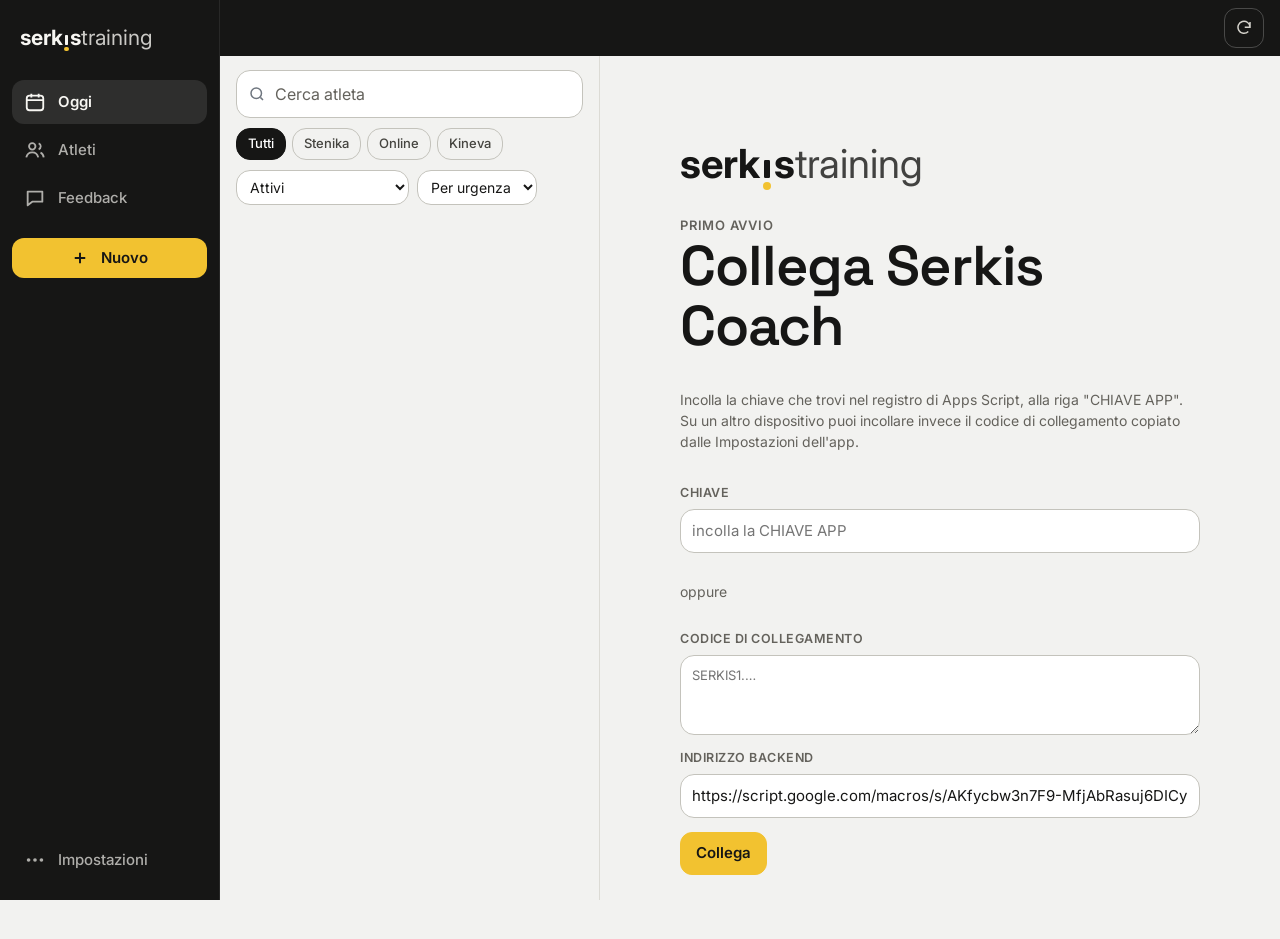
<file: docs/index.html>
<!doctype html>
<html lang="it"><head>
<meta charset="utf-8">
<meta name="viewport" content="width=device-width,initial-scale=1,viewport-fit=cover">
<title>Serkistraining Coach</title>
<meta name="description" content="Atleti, schede, test e feedback di Serkistraining">
<meta name="theme-color" content="#0F0F10">
<meta name="mobile-web-app-capable" content="yes">
<meta name="apple-mobile-web-app-capable" content="yes">
<meta name="apple-mobile-web-app-status-bar-style" content="black-translucent">
<meta name="apple-mobile-web-app-title" content="Coach">
<meta name="robots" content="noindex">
<link rel="manifest" href="manifest.webmanifest">
<link rel="icon" href="favicon.svg" type="image/svg+xml">
<link rel="icon" href="icons/favicon-32.png" sizes="32x32" type="image/png">
<link rel="apple-touch-icon" href="icons/apple-touch-icon.png">
<link rel="preconnect" href="https://fonts.googleapis.com"><link rel="preconnect" href="https://fonts.gstatic.com" crossorigin><link rel="stylesheet" href="https://fonts.googleapis.com/css2?family=Inter:wght@400;500;600;700&family=Space+Grotesk:wght@400;500;600;700&display=swap">
<style>html{-webkit-text-size-adjust:100%}:root{padding-top:env(safe-area-inset-top,0px)}body{margin:0}img{max-width:100%}[hidden]{display:none!important}
/* Layout: app a due colonne. Elenco atleti fisso a sinistra, schermata attiva a destra; su telefono una schermata alla volta con barra in basso.
   Identità Serkistraining: nero freddo, osso, rosso solo per marchio e priorità. Tema unico scuro, scelto. */
:root{
  --bg:#0b0c0e; --bg-2:#0f1114; --surface:#14161a; --raised:#1b1e23; --hover:#20242a;
  --line:#25292f; --line-2:#363b43;
  --ink:#eef0f2; --ink-2:#a9afb7; --ink-3:#6f767f; --on-ink:#0b0c0e;
  --red:#e3262b; --red-ink:#ff5a50; --red-soft:#35131a;
  --ok:#43c383; --ok-soft:#11301f; --warn:#f0b43c; --warn-soft:#382b0f; --bad:#ff5a50; --bad-soft:#3b1517;
  --f-d:"Archivo","Arial Narrow","Helvetica Neue",Arial,sans-serif;
  --f-b:"Archivo",system-ui,-apple-system,"Segoe UI",Roboto,sans-serif;
  --f-m:"JetBrains Mono",ui-monospace,SFMono-Regular,Menlo,Consolas,monospace;
  --bar-h:56px; --tab-h:62px; --r:3px;
  color-scheme:dark;
}
*{box-sizing:border-box}
html{background:var(--bg)}
body{background:var(--bg);color:var(--ink);font:15px/1.5 var(--f-b);font-stretch:100%;-webkit-font-smoothing:antialiased;-webkit-tap-highlight-color:transparent}
body::before{content:"";position:fixed;inset:0 0 auto;height:env(safe-area-inset-top,0px);z-index:30;background:var(--bg)}
body::after{content:"";position:fixed;inset:0;pointer-events:none;z-index:60;opacity:.07;mix-blend-mode:overlay;
  background-image:url("data:image/svg+xml,%3Csvg xmlns='http://www.w3.org/2000/svg' width='160' height='160'%3E%3Cfilter id='n'%3E%3CfeTurbulence type='fractalNoise' baseFrequency='.9' numOctaves='2' stitchTiles='stitch'/%3E%3C/filter%3E%3Crect width='100%25' height='100%25' filter='url(%23n)'/%3E%3C/svg%3E")}
a{color:var(--ink);text-underline-offset:3px;text-decoration-color:var(--line-2)}
a:hover{text-decoration-color:var(--red)}
button,input,select,textarea{font:inherit;color:inherit}
button{cursor:pointer}
:focus-visible{outline:2px solid var(--red);outline-offset:2px}
.mono,.num{font-family:var(--f-m);font-variant-numeric:tabular-nums}
.disp{font-family:var(--f-d);font-stretch:62%;font-weight:850;text-transform:uppercase;line-height:.92;letter-spacing:.005em}
.eyebrow{font-family:var(--f-m);font-size:11px;letter-spacing:.14em;text-transform:uppercase;color:var(--ink-3)}
.gut{padding-left:max(16px,env(safe-area-inset-left,0px));padding-right:max(16px,env(safe-area-inset-right,0px))}

/* top bar */
.bar{position:sticky;top:env(safe-area-inset-top,0px);z-index:20;background:var(--bg);border-bottom:1px solid var(--line)}
.bar-in{height:var(--bar-h);display:flex;align-items:center;gap:10px;max-width:1440px;margin:0 auto}
.brand{display:flex;align-items:center;gap:10px;background:none;border:0;padding:0;min-width:0}
.brand svg{width:26px;height:30px;flex:none}
.brand-w{font-family:var(--f-d);font-stretch:62%;font-weight:900;font-size:26px;letter-spacing:.02em;line-height:1}
.brand-s{font-family:var(--f-m);font-size:10px;letter-spacing:.16em;color:var(--ink-3);text-transform:uppercase;margin-left:2px;transform:translateY(2px)}
.crumb{display:none;min-width:0;font-weight:600;white-space:nowrap;overflow:hidden;text-overflow:ellipsis}
.back{display:none;align-items:center;gap:6px;background:none;border:0;padding:6px 4px 6px 0;color:var(--ink);font-weight:600;font-size:15px}
.back svg{width:20px;height:20px}
.bar-act{margin-left:auto;display:flex;gap:6px;align-items:center}
.ibtn{display:inline-grid;place-items:center;width:38px;height:38px;border:1px solid var(--line);background:var(--surface);border-radius:var(--r);color:var(--ink-2)}
.ibtn:hover{color:var(--ink);border-color:var(--line-2)}
.ibtn svg{width:18px;height:18px}
.ibtn.spin svg{animation:spin 1s linear infinite}
@keyframes spin{to{transform:rotate(360deg)}}
.btn{display:inline-flex;align-items:center;gap:8px;border:1px solid var(--line-2);background:var(--surface);color:var(--ink);border-radius:var(--r);padding:8px 13px;font-size:14px;font-weight:600;text-decoration:none;white-space:nowrap}
.btn:hover{border-color:var(--ink-3);background:var(--hover)}
.btn svg{width:16px;height:16px;flex:none}
.btn.pri{background:var(--ink);color:var(--on-ink);border-color:var(--ink)}
.btn.pri:hover{background:#fff}
.btn.red{background:var(--red);border-color:var(--red);color:#fff}
.btn.ghost{background:transparent}
.btn:disabled{opacity:.45;cursor:default}
.btn.sm{padding:5px 10px;font-size:13px}
.sync{font-family:var(--f-m);font-size:11px;color:var(--ink-3);white-space:nowrap;overflow:hidden;text-overflow:ellipsis;min-width:0}

/* shell */
.desk-only{display:none!important}
.shell{max-width:1440px;margin:0 auto;display:grid;grid-template-columns:minmax(0,1fr)}
.side,.main{min-width:0}
.main{padding-block:18px calc(var(--tab-h) + 28px + env(safe-area-inset-bottom,0px))}
.side{padding-block:14px calc(var(--tab-h) + 28px + env(safe-area-inset-bottom,0px))}
@media (min-width:960px){
  .shell{grid-template-columns:380px minmax(0,1fr)}
  .side{position:sticky;top:calc(var(--bar-h) + env(safe-area-inset-top,0px));height:calc(100vh - var(--bar-h) - env(safe-area-inset-top,0px));overflow:auto;border-right:1px solid var(--line);padding-block:14px 32px}
  .main{padding-block:24px 64px;padding-left:max(28px,env(safe-area-inset-left,0px));padding-right:max(28px,env(safe-area-inset-right,0px))}
  .tabbar{display:none!important}
  .desk-only{display:inline-flex!important}
}
@media (max-width:959px){
  body[data-view="atleti"] .main{display:none}
  body:not([data-view="atleti"]) .side{display:none}
  body[data-view="atleta"] .brand,body[data-view="nuovo"] .brand,body[data-view="impostazioni"] .brand{display:none}
  body[data-view="atleta"] .back,body[data-view="nuovo"] .back,body[data-view="impostazioni"] .back{display:inline-flex}
  body[data-view="atleta"] .sync{display:none}
}

/* bottom tab bar */
.tabbar{position:fixed;left:0;right:0;bottom:0;z-index:20;background:var(--bg);border-top:1px solid var(--line);padding-bottom:env(safe-area-inset-bottom,0px)}
.tabbar-in{height:var(--tab-h);display:grid;grid-template-columns:repeat(3,1fr)}
.tb{display:flex;flex-direction:column;align-items:center;justify-content:center;gap:3px;background:none;border:0;color:var(--ink-3);font-size:11px;font-weight:600;letter-spacing:.06em;text-transform:uppercase;position:relative}
.tb svg{width:22px;height:22px}
.tb[aria-current="page"]{color:var(--ink)}
.tb[aria-current="page"]::before{content:"";position:absolute;top:-1px;left:30%;right:30%;height:3px;background:var(--red)}
.tb.plus span.pl{display:grid;place-items:center;width:34px;height:26px;background:var(--ink);color:var(--on-ink);border-radius:var(--r)}
.tb.plus svg{width:18px;height:18px}

/* list pane */
.search{width:100%;padding:11px 12px 11px 38px;border:1px solid var(--line-2);border-radius:var(--r);background:var(--surface) url("data:image/svg+xml,%3Csvg xmlns='http://www.w3.org/2000/svg' viewBox='0 0 24 24' fill='none' stroke='%236f767f' stroke-width='2'%3E%3Ccircle cx='11' cy='11' r='7'/%3E%3Cpath d='m20 20-3.5-3.5'/%3E%3C/svg%3E") no-repeat 11px 50%/18px;color:var(--ink);font-size:16px}
.search::placeholder{color:var(--ink-3)}
.filters{display:flex;flex-direction:column;gap:10px;margin-bottom:12px}
.seg{display:flex;flex-wrap:wrap;gap:6px}
.chip{border:1px solid var(--line-2);background:transparent;border-radius:var(--r);padding:5px 11px;font-size:13px;color:var(--ink-2);font-weight:500}
.chip[aria-pressed="true"]{background:var(--ink);border-color:var(--ink);color:var(--on-ink)}
.ctrls{display:flex;gap:8px;flex-wrap:wrap}
select,.inp{background:var(--surface);border:1px solid var(--line-2);border-radius:var(--r);padding:7px 9px;font-size:14px;color:var(--ink)}
.focusbar{display:flex;align-items:center;gap:8px;padding:8px 10px;border:1px solid var(--line-2);border-radius:var(--r);font-size:13px;color:var(--ink-2)}
.focusbar button{margin-left:auto;background:none;border:0;color:var(--ink);text-decoration:underline;font-size:13px}
.list{display:flex;flex-direction:column}
.row{display:grid;grid-template-columns:40px minmax(0,1fr) auto;gap:12px;align-items:center;padding:10px 8px 10px 0;border:0;border-bottom:1px solid var(--line);background:transparent;text-align:left;width:100%;position:relative}
.row:hover{background:var(--surface)}
.row[aria-current="true"]{background:var(--raised)}
.row[aria-current="true"]::after{content:"";position:absolute;right:0;top:0;bottom:0;width:3px;background:var(--red)}
.av{width:40px;height:40px;display:grid;place-items:center;background:var(--raised);border:1px solid var(--line-2);border-radius:var(--r);font-family:var(--f-d);font-stretch:62%;font-weight:850;font-size:18px;letter-spacing:.02em;position:relative;color:var(--ink)}
.av i{position:absolute;right:-3px;bottom:-3px;width:11px;height:11px;border-radius:50%;border:2px solid var(--bg);background:var(--line-2)}
.av i.ok{background:var(--ok)} .av i.warn{background:var(--warn)} .av i.bad{background:var(--bad)}
.r-name{display:block;font-weight:650;white-space:nowrap;overflow:hidden;text-overflow:ellipsis}
.r-sub{display:block;font-size:12.5px;color:var(--ink-3);white-space:nowrap;overflow:hidden;text-overflow:ellipsis}
.r-flags{display:flex;gap:4px;flex-wrap:wrap;justify-content:flex-end;max-width:140px}
.pill{display:inline-flex;align-items:center;gap:5px;font-size:11px;font-weight:650;letter-spacing:.03em;padding:2px 7px;border-radius:var(--r);white-space:nowrap;background:var(--surface);color:var(--ink-2);border:1px solid var(--line-2)}
.pill.bad{background:var(--bad-soft);color:var(--bad);border-color:transparent}
.pill.warn{background:var(--warn-soft);color:var(--warn);border-color:transparent}
.pill.ok{background:var(--ok-soft);color:var(--ok);border-color:transparent}
.pill.ink{background:var(--ink);color:var(--on-ink);border-color:var(--ink)}
.pill.dim{opacity:.65}
.listfoot{font-size:12px;color:var(--ink-3);margin-top:10px}

/* generic */
.empty,.notice{padding:16px;border:1px dashed var(--line-2);border-radius:var(--r);color:var(--ink-2);font-size:14px;background:var(--bg-2)}
.notice.err{border-style:solid;border-color:var(--bad);background:var(--bad-soft);color:var(--ink)}
.notice .btn{margin-top:10px}
.loading{color:var(--ink-3);font-size:14px;display:flex;align-items:center;gap:10px}
.loading::before{content:"";width:14px;height:14px;border:2px solid var(--line-2);border-top-color:var(--red);border-radius:50%;animation:spin .8s linear infinite;flex:none}
.hint{font-size:12.5px;color:var(--ink-3)}
.err-t{color:var(--bad);font-size:13px}
h1,h2,h3,h4{margin:0}

/* oggi */
.today-h{display:flex;flex-direction:column;gap:6px;margin-bottom:18px}
.today-h .disp{font-size:clamp(40px,9vw,72px)}
.tiles{display:grid;grid-template-columns:repeat(2,minmax(0,1fr));gap:1px;background:var(--line);border:1px solid var(--line);margin-bottom:26px}
@media (min-width:700px){.tiles{grid-template-columns:repeat(4,minmax(0,1fr))}}
.tile{display:flex;flex-direction:column;align-items:flex-start;gap:4px;background:var(--bg);border:0;padding:14px 14px 13px;text-align:left;min-width:0}
.tile:hover{background:var(--surface)}
.tile .n{font-family:var(--f-d);font-stretch:62%;font-weight:850;font-size:52px;line-height:.85}
.tile .l{font-size:12px;font-weight:700;letter-spacing:.08em;text-transform:uppercase;color:var(--ink-2)}
.tile .s{font-size:12px;color:var(--ink-3);white-space:nowrap;overflow:hidden;text-overflow:ellipsis;max-width:100%}
.tile.hot .n{color:var(--red-ink)} .tile.mid .n{color:var(--warn)}
.block{margin-bottom:26px}
.block-h{display:flex;align-items:baseline;gap:10px;margin-bottom:6px;padding-bottom:8px;border-bottom:2px solid var(--ink)}
.block-h h2{font-family:var(--f-d);font-stretch:62%;font-weight:850;font-size:26px;text-transform:uppercase;letter-spacing:.01em}
.block-h .c{font-family:var(--f-m);font-size:12px;color:var(--ink-3)}
.trow{display:grid;grid-template-columns:minmax(0,1fr) auto;gap:12px;align-items:center;padding:10px 0;border-bottom:1px solid var(--line)}
.trow .go{display:grid;grid-template-columns:40px minmax(0,1fr);gap:12px;align-items:center;background:none;border:0;padding:0;text-align:left;min-width:0;color:inherit}
.trow .go:hover .r-name{text-decoration:underline;text-decoration-color:var(--red)}
.trow .why{display:block;font-size:13px;color:var(--ink-2);white-space:nowrap;overflow:hidden;text-overflow:ellipsis}

/* atleta */
.a-top{display:grid;grid-template-columns:minmax(0,1fr);gap:14px;margin-bottom:18px}
.a-name{font-size:clamp(44px,10vw,84px);text-wrap:balance;overflow-wrap:anywhere}
.chips{display:flex;flex-wrap:wrap;gap:6px}
.plates{display:flex;gap:4px;align-items:flex-end;height:30px}
.plates span{flex:1;max-width:46px;background:var(--line);height:12px;border-radius:1px;position:relative}
.plates span.done{background:var(--ink-3);height:16px}
.plates span.now{background:var(--red);height:30px}
.plates-l{display:flex;justify-content:space-between;font-family:var(--f-m);font-size:11px;color:var(--ink-3);margin-top:4px;max-width:calc(46px * var(--n,6) + 4px * (var(--n,6) - 1))}
.facts{display:grid;grid-template-columns:repeat(auto-fit,minmax(130px,1fr));gap:12px 20px}
.facts dt{font-family:var(--f-m);font-size:10.5px;text-transform:uppercase;letter-spacing:.12em;color:var(--ink-3)}
.facts dd{margin:2px 0 0;font-family:var(--f-m);font-size:14px}
.actions{display:flex;flex-wrap:wrap;gap:8px}
.sig{border:1px solid var(--line);border-left:4px solid var(--line-2);background:var(--bg-2);border-radius:var(--r);padding:12px 14px;margin-bottom:18px}
.sig.ok{border-left-color:var(--ok)} .sig.warn{border-left-color:var(--warn)} .sig.bad{border-left-color:var(--bad)}
.sig-h{display:flex;align-items:baseline;gap:10px;flex-wrap:wrap}
.sig-h strong{font-size:15px;text-transform:uppercase;letter-spacing:.06em;font-weight:800}
.sig-h .src{font-size:12px;color:var(--ink-3)}
.sig ul{margin:6px 0 10px;padding-left:18px;color:var(--ink-2);font-size:14px}
.sig-set{display:flex;flex-wrap:wrap;gap:6px;align-items:center;font-size:12px;color:var(--ink-3)}
.sig-set button{border:1px solid var(--line-2);background:transparent;border-radius:var(--r);padding:3px 9px;font-size:12px;color:var(--ink-2)}
.sig-set button.on{border-color:var(--ink);color:var(--ink);font-weight:700}
.dot{display:inline-block;width:9px;height:9px;border-radius:50%;background:var(--line-2);flex:none}
.dot.ok{background:var(--ok)} .dot.warn{background:var(--warn)} .dot.bad{background:var(--bad)}
.tabs{display:flex;border-bottom:1px solid var(--line-2);overflow-x:auto;margin-bottom:18px;scrollbar-width:none;position:sticky;top:calc(var(--bar-h) + env(safe-area-inset-top,0px));background:var(--bg);z-index:5}
.tabs::-webkit-scrollbar{display:none}
.tab{border:0;background:transparent;padding:11px 14px;color:var(--ink-3);font-weight:700;font-size:13px;letter-spacing:.08em;text-transform:uppercase;border-bottom:3px solid transparent;white-space:nowrap;margin-bottom:-1px}
.tab[aria-selected="true"]{color:var(--ink);border-bottom-color:var(--red)}
.srcbar{display:flex;flex-wrap:wrap;gap:8px 14px;align-items:center;justify-content:space-between;margin-bottom:14px;font-size:13px;color:var(--ink-3)}
.srcbar b{color:var(--ink);font-weight:600}
.banner{display:flex;gap:10px;align-items:center;flex-wrap:wrap;padding:9px 12px;border:1px solid var(--warn);background:var(--warn-soft);border-radius:var(--r);font-size:13px;margin-bottom:14px}

.sec{margin-bottom:24px}
.sec-h{display:flex;align-items:baseline;gap:10px;margin-bottom:4px}
.sec-h h3{font-family:var(--f-d);font-stretch:62%;font-weight:850;font-size:24px;text-transform:uppercase;letter-spacing:.01em}
.sec-h small{font-family:var(--f-m);font-size:11px;color:var(--ink-3)}
.ex{border-top:1px solid var(--line);padding:12px 0;display:grid;grid-template-columns:minmax(0,1fr);gap:6px}
@media (min-width:720px){.ex{grid-template-columns:minmax(0,12rem) minmax(0,1fr) auto}}
.ex-n{font-weight:700;white-space:pre-line}
.ex-t{display:block;font-family:var(--f-m);font-size:10.5px;letter-spacing:.12em;text-transform:uppercase;color:var(--ink-3);font-weight:500}
.ex-s{font-family:var(--f-m);font-size:13px;white-space:pre-line}
.ex-no{font-size:13px;color:var(--ink-2);white-space:pre-line;margin-top:4px}
.ex-ed{align-self:start}
.edbtn{border:1px solid var(--line);background:transparent;border-radius:var(--r);padding:4px 9px;font-size:12px;color:var(--ink-2);display:inline-flex;gap:5px;align-items:center}
.edbtn:hover{color:var(--ink);border-color:var(--line-2)}
.edbtn svg{width:13px;height:13px}
.fb{display:flex;flex-direction:column;gap:4px;margin-top:6px}
.fb-i{display:grid;grid-template-columns:auto minmax(0,1fr);gap:8px;align-items:baseline;font-size:13.5px}
.fb-w{font-family:var(--f-m);font-size:11px;font-weight:700;padding:1px 6px;border-radius:2px;background:var(--surface);border:1px solid var(--line-2);color:var(--ink-2)}
.fb-w.ok{background:var(--ok-soft);border-color:transparent;color:var(--ok)}
.fb-w.warn{background:var(--warn-soft);border-color:transparent;color:var(--warn)}
.fb-w.bad{background:var(--bad-soft);border-color:transparent;color:var(--bad)}
.fb-none{font-size:12.5px;color:var(--ink-3);font-style:italic}
.addslot{margin-top:8px;border:1px dashed var(--line-2);background:transparent;border-radius:var(--r);padding:9px 12px;width:100%;text-align:left;color:var(--ink-2);font-size:13.5px;font-weight:600}
.addslot:hover{border-color:var(--ink-3);color:var(--ink)}
.res{font-family:var(--f-m);font-size:16px;font-weight:700;color:var(--ink)}
.res.none{color:var(--ink-3);font-weight:400}

.editor{border:1px solid var(--ink-3);background:var(--surface);border-radius:var(--r);padding:12px;display:grid;gap:10px;margin:8px 0}
.editor label{display:grid;gap:4px;font-family:var(--f-m);font-size:10.5px;letter-spacing:.12em;text-transform:uppercase;color:var(--ink-3)}
.editor textarea{width:100%;min-height:42px;resize:vertical;padding:8px 10px;border:1px solid var(--line-2);border-radius:var(--r);background:var(--bg);color:var(--ink);font:14px/1.45 var(--f-b);letter-spacing:0;text-transform:none}
.editor textarea.m{font-family:var(--f-m);font-size:13px}
.ed-row{display:flex;gap:8px;align-items:center;flex-wrap:wrap}

.chart{width:100%;height:auto;display:block;overflow:visible}
.chart text{fill:var(--ink-3);font-family:var(--f-m);font-size:10px}
.chart .grid{stroke:var(--line);stroke-width:1}
.chart .base{stroke:var(--line-2);stroke-width:1}
.chart .now{stroke:var(--red);stroke-width:1;stroke-dasharray:3 3}
.chart .bar{fill:var(--ink-2)}
.chart .bar.cur{fill:var(--ink)}
.chart .ln{fill:none;stroke:var(--ink);stroke-width:2;stroke-linejoin:round;stroke-linecap:round}
.chart .pt{fill:var(--ink);stroke:var(--bg);stroke-width:2}
.chart .pt.cur{fill:var(--red)}
.chart .lbl{fill:var(--ink);font-weight:700}
.cards{display:grid;grid-template-columns:repeat(auto-fill,minmax(260px,1fr));gap:12px}
.card{background:var(--bg-2);border:1px solid var(--line);border-radius:var(--r);padding:12px;min-width:0}
.card h4{font-size:14px;font-weight:700}
.card p{margin:2px 0 8px;font-size:12.5px;color:var(--ink-3)}
.tw{overflow-x:auto;margin-top:8px}
table{border-collapse:collapse;font-size:13px;width:100%}
th,td{padding:6px 8px;border-bottom:1px solid var(--line);text-align:right;white-space:nowrap}
th:first-child,td:first-child{text-align:left;white-space:normal;min-width:9rem}
th{font-family:var(--f-m);font-size:10.5px;text-transform:uppercase;letter-spacing:.1em;color:var(--ink-3);font-weight:500}
td{font-family:var(--f-m);font-variant-numeric:tabular-nums}
td:first-child{font-family:var(--f-b)}
tr.cur td{color:var(--red-ink);font-weight:700}
.foot{font-size:12.5px;color:var(--ink-3);margin-top:10px;max-width:72ch}

.form{display:grid;gap:10px;background:var(--bg-2);border:1px solid var(--line);border-radius:var(--r);padding:12px;margin-bottom:16px}
.form textarea{width:100%;min-height:90px;resize:vertical;padding:9px 11px;border:1px solid var(--line-2);border-radius:var(--r);background:var(--bg);color:var(--ink)}
.f-row{display:flex;gap:8px;flex-wrap:wrap;align-items:center}
.f-row label{font-size:12px;color:var(--ink-3)}
input[type=number].inp{width:76px}
.note{border-top:1px solid var(--line);padding:11px 0;display:grid;gap:5px}
.note-h{display:flex;gap:8px;align-items:center;flex-wrap:wrap;font-size:12px;color:var(--ink-3)}
.note-t{white-space:pre-wrap;font-size:14px}
.note-del{margin-left:auto;border:0;background:transparent;color:var(--ink-3);font-size:12px;text-decoration:underline}
.note-del.arm{color:var(--bad);font-weight:700}
.prose{white-space:pre-wrap;font-size:14.5px;line-height:1.6;max-width:72ch}
.prose strong{display:block;margin-top:12px;font-family:var(--f-m);font-size:11px;letter-spacing:.12em;text-transform:uppercase;color:var(--ink-3);font-weight:500}
.files{display:flex;flex-direction:column}
.file{display:grid;grid-template-columns:minmax(0,1fr) auto;gap:10px;align-items:center;padding:10px 0;border-bottom:1px solid var(--line)}
.file b{display:block;font-weight:600;white-space:nowrap;overflow:hidden;text-overflow:ellipsis}
.file span{font-size:12.5px;color:var(--ink-3)}
.file .acts{display:flex;gap:6px}

/* form pages */
.page-h{margin-bottom:18px}
.page-h .disp{font-size:clamp(40px,8vw,64px)}
.fgrid{display:grid;gap:14px;max-width:560px}
.fld{display:grid;gap:6px}
.fld>span{font-family:var(--f-m);font-size:10.5px;letter-spacing:.12em;text-transform:uppercase;color:var(--ink-3)}
.fld .inp,.fld select{width:100%;padding:10px 11px;font-size:15px}
.fld textarea.inp{min-height:80px;resize:vertical;font-family:var(--f-m);font-size:13px}
.check{display:flex;gap:10px;align-items:flex-start;font-size:14px}
.check input{width:18px;height:18px;margin-top:2px;accent-color:var(--red)}
.result{border:1px solid var(--ok);background:var(--ok-soft);padding:14px;border-radius:var(--r);display:grid;gap:10px}
.setup{max-width:520px;margin:6vh auto 0;display:grid;gap:18px}
.setup .logo{width:64px;height:74px}
.steps{margin:0;padding-left:18px;color:var(--ink-2);font-size:14px;display:grid;gap:6px}
.kv{display:grid;grid-template-columns:minmax(0,10rem) minmax(0,1fr);gap:8px 14px;font-size:14px}
.kv dt{color:var(--ink-3)}
.kv dd{margin:0;overflow-wrap:anywhere}

.toast{position:fixed;left:50%;transform:translateX(-50%);bottom:calc(var(--tab-h) + 16px + env(safe-area-inset-bottom,0px));z-index:40;background:var(--ink);color:var(--on-ink);padding:10px 14px;border-radius:var(--r);font-size:14px;font-weight:600;max-width:calc(100vw - 32px);box-shadow:0 8px 30px rgba(0,0,0,.5)}
@media (min-width:960px){.toast{bottom:24px}}
@media (prefers-reduced-motion:reduce){*{animation:none!important;transition:none!important}}
@media (prefers-reduced-motion:no-preference){.row,.tile,.chip,.btn,.tab{transition:background .12s,border-color .12s,color .12s}}

/* ===== 2.0 · Identità giallo e nero: forme morbide, Space Grotesk + Inter, giallo solo per azioni e selezioni ===== */
:root{
  --bg:#0F0F10; --bg-2:#141416; --surface:#1B1B1D; --raised:#222225; --hover:#252528;
  --line:#2A2A2E; --line-2:#3A3A3F;
  --ink:#F4F2EC; --ink-2:#BDBAB2; --ink-3:#8E8C85; --on-ink:#141414;
  --red:#F2C230; --red-ink:#FF9F5A; --red-soft:#3A2E10;
  --ok:#6FCF97; --ok-soft:#14301F; --warn:#E9B949; --warn-soft:#332810; --bad:#FF8A5C; --bad-soft:#3A1E14;
  --y:#F2C230; --y-soft:rgba(242,194,48,.14);
  --f-d:"Space Grotesk","Inter",system-ui,sans-serif;
  --f-b:"Inter",system-ui,-apple-system,"Segoe UI",Roboto,sans-serif;
  --f-m:"Inter",system-ui,sans-serif;
  --r:14px;
}
body::after{display:none}
.disp{font-stretch:100%;font-weight:600;text-transform:none;line-height:1.08;letter-spacing:-.02em}
.eyebrow{letter-spacing:.06em;font-weight:600;font-size:12px}
.mono,.num{font-variant-numeric:tabular-nums}
.today-h .disp{font-size:clamp(32px,7vw,48px)}
.a-name{font-size:clamp(30px,6vw,44px)}
.page-h .disp{font-size:clamp(30px,6vw,44px)}
.btn{border-radius:12px;padding:9px 15px;border-color:var(--line)}
.btn.pri,.btn.red{background:var(--y);color:var(--on-ink);border-color:var(--y)}
.btn.pri:hover,.btn.red:hover{background:#FFD24D}
.btn.on{border-color:var(--y);color:var(--y)}
.btn:hover{border-color:var(--line-2)}
.pill{border-radius:99px;padding:3px 9px;font-weight:600}
.pill.ink{background:var(--y-soft);color:var(--y);border-color:transparent}
.av{border-radius:12px;font-family:var(--f-b);font-stretch:100%;font-weight:600;font-size:14px;background:var(--surface);border-color:var(--line)}
.tile{border-radius:18px;background:var(--surface);margin:0}
.tile:hover{background:var(--raised)}
.tile .n{font-stretch:100%;font-weight:600;font-size:40px;line-height:1}
.tile .l{text-transform:none;letter-spacing:0;font-size:13px;font-weight:600}
.tile.hot .n{color:var(--bad)}
.tb{text-transform:none;letter-spacing:0;font-size:12px}
.tb[aria-current="page"]{color:var(--ink)}
.tb[aria-current="page"]::before{left:44%;right:44%;height:4px;border-radius:99px;top:auto;bottom:6px}
.tab{border-radius:0}
.sig{border-radius:18px;border-left-width:1px}
.sig.bad{border-color:rgba(255,138,92,.4);background:rgba(255,138,92,.08)}
.sig.warn{border-color:rgba(233,185,73,.35);background:rgba(233,185,73,.07)}
.empty,.notice,.banner{border-radius:16px}
.row[aria-current="true"]{background:var(--surface);border-radius:14px}
.row[aria-current="true"]::after{display:none}
.brand{gap:8px;align-items:baseline}
.brand .wm{display:flex;align-items:baseline;font-family:"Space Grotesk",sans-serif;font-size:22px;letter-spacing:-.02em;line-height:1}
.wm b{font-weight:700}.wm em{font-style:normal;font-weight:400;color:#CFCBC2}
.wm .i{display:inline-flex;flex-direction:column;align-items:center;gap:.09em;margin:0 .07em}
.wm .i span:first-child{width:.16em;height:.46em;border-radius:.03em;background:var(--ink)}
.wm .i span:last-child{width:.21em;height:.21em;border-radius:50%;background:var(--y)}
.brand-s{font-family:var(--f-b);letter-spacing:0;text-transform:none;font-size:12px;padding:2px 8px;border:1px solid var(--line);border-radius:99px;transform:none}
.setup .wm{font-size:40px}
/* pannello link cliente */
.cl-panel{margin-top:14px;padding:18px;border-radius:20px;background:var(--surface);display:flex;flex-direction:column;gap:14px;max-width:640px}
.cl-h{display:flex;align-items:center;gap:10px}.cl-h h3{margin:0;font-family:var(--f-d);font-size:18px;font-weight:600}
.cl-link{padding:10px 12px;border-radius:12px;background:var(--raised);font-size:13px;color:var(--ink-2);overflow-wrap:anywhere}
.cl-sws{display:flex;flex-direction:column;gap:2px}
.cl-sw{display:flex;align-items:center;justify-content:space-between;gap:12px;min-height:44px;padding:0;border:0;background:none;text-align:left;font-size:14px}
.tr{width:40px;height:24px;flex:none;border-radius:99px;display:flex;align-items:center;padding:3px;background:var(--line-2)}
.tr i{width:18px;height:18px;border-radius:50%;background:var(--ink-3)}
.tr.on{background:var(--y);justify-content:flex-end}.tr.on i{background:var(--on-ink)}
.lnk{border:0;background:none;padding:0;color:var(--y);font-weight:600;text-decoration:underline;text-underline-offset:3px}
/* scheda Feedback */
.fb-bar{display:flex;flex-wrap:wrap;gap:10px;justify-content:space-between;margin-bottom:14px}
.seg2{display:flex;gap:4px;padding:4px;border-radius:12px;background:var(--bg-2);flex-wrap:wrap}
.seg2 button{border:0;background:none;color:var(--ink-3);padding:8px 14px;border-radius:9px;font-size:13px}
.seg2 button.on{background:var(--hover);color:var(--ink);font-weight:600}
.fb-weeks{display:flex;align-items:center;gap:8px;margin-bottom:12px}
.fb-weeks .btn.sm{width:40px;height:40px;justify-content:center;padding:0;font-size:18px}
.fb-wk{flex:1;display:grid;grid-template-columns:repeat(var(--n),minmax(0,1fr));gap:6px}
.fb-wk button{height:40px;border-radius:12px;border:1px solid var(--line);background:var(--surface);font-size:13px;position:relative}
.fb-wk button.on{background:var(--ink);color:var(--on-ink);border-color:var(--ink);font-weight:600}
.fb-wk button.now::after{content:"";position:absolute;bottom:4px;left:50%;width:4px;height:4px;margin-left:-2px;border-radius:50%;background:var(--y)}
.fb-st{display:flex;flex-wrap:wrap;justify-content:space-between;align-items:center;gap:8px;margin-bottom:10px;font-size:14px;color:var(--ink-2)}
.fb-list{border-radius:20px;background:var(--bg-2);border:1px solid var(--line);overflow:hidden}
.fb-row{display:flex;flex-wrap:wrap;gap:6px 16px;padding:14px 18px;border-top:1px solid var(--line)}
.fb-row:first-child{border-top:0}
.fb-ex{flex:1 1 200px;min-width:0;display:flex;flex-direction:column;gap:3px}
.fb-ex b{font-size:14px}.fb-ex span{font-size:12px;color:var(--ink-3);white-space:nowrap;overflow:hidden;text-overflow:ellipsis}
.fb-tx{flex:2 1 280px;min-width:0;display:flex;gap:10px;font-size:14px;line-height:1.5;color:var(--ink-2)}
.fb-tx .dot{margin-top:7px;background:transparent}.fb-tx .dot.ok{background:var(--line-2)}
.muted{color:var(--ink-3)}
.tagy{display:inline-block;padding:1px 7px;border-radius:99px;background:var(--y-soft);color:var(--y);font-size:11px;font-weight:600}
.tagy:empty{display:none}
.fb-ex-list{display:flex;flex-direction:column;gap:10px}
.fb-card{padding:14px 16px;border-radius:18px;background:var(--bg-2);border:1px solid var(--line);display:flex;flex-direction:column;gap:10px}
.fb-cells{display:grid;grid-template-columns:repeat(auto-fill,minmax(150px,1fr));gap:6px}
.fb-cell{padding:10px 12px;border-radius:12px;background:var(--surface);border:1px solid var(--line);display:flex;flex-direction:column;gap:4px;min-width:0}
.fb-cell.now{border-color:var(--line-2)}
.fb-cell.bad{background:rgba(255,138,92,.1);border-color:rgba(255,138,92,.4)}
.fb-cell.warn{border-color:rgba(233,185,73,.4)}
.fb-cell .h{display:flex;justify-content:space-between;font-size:11px;font-weight:600;color:var(--ink-3)}
.fb-cell .d{font-size:12px;color:var(--ink-2);white-space:nowrap;overflow:hidden;text-overflow:ellipsis}
.fb-cell .f{font-size:12px;line-height:1.4;display:-webkit-box;-webkit-line-clamp:3;-webkit-box-orient:vertical;overflow:hidden}
.tab{font-family:var(--f-b);text-transform:none;letter-spacing:0;font-size:14px;font-weight:500}
.tab[aria-selected="true"]{font-weight:600}
.fb-cells{grid-template-columns:repeat(auto-fill,minmax(108px,1fr))}
/* barra in alto: il logo non si stringe, l'orario si nasconde sui telefoni stretti */
.brand{flex:none}
.sync{flex:1 1 auto;text-align:right}
@media (max-width:460px){.sync{display:none}}
/* movimento: discreto, mai più di un terzo di secondo */
@keyframes st-enter{from{opacity:0;transform:translateY(8px)}to{opacity:1;transform:none}}
@keyframes st-fade{from{opacity:0}to{opacity:1}}
@keyframes st-drop{from{opacity:0;transform:translateY(-6px)}to{opacity:1;transform:none}}
@keyframes st-toast{from{opacity:0;transform:translate(-50%,10px)}}
.enter{animation:st-enter .28s cubic-bezier(.2,.7,.2,1)}
.enter .tile,.enter .block,.enter .a-top,.enter .sig{animation:st-enter .34s cubic-bezier(.2,.7,.2,1) both}
.enter .tile:nth-child(2){animation-delay:.03s}.enter .tile:nth-child(3){animation-delay:.06s}.enter .tile:nth-child(4){animation-delay:.09s}
.enter .block:nth-of-type(2){animation-delay:.05s}.enter .block:nth-of-type(3){animation-delay:.1s}.enter .sig{animation-delay:.05s}
.fade{animation:st-fade .22s ease}
.drop{animation:st-drop .22s cubic-bezier(.2,.7,.2,1)}
.btn,.tile,.row,.tb,.tab,.seg2 button,.fb-wk button,.cl-sw,.trow .go,.ibtn,.brand{transition:transform .12s ease,background-color .15s,border-color .15s,color .15s}
.btn:active,.ibtn:active,.seg2 button:active,.fb-wk button:active{transform:scale(.96)}
.tile:active,.row:active,.trow .go:active,.tb:active{transform:scale(.985)}
.toast:not([hidden]){animation:st-toast .22s ease}
@media (prefers-reduced-motion:reduce){*,*::before,*::after{animation:none!important;transition:none!important}}
.tiles{background:none;border:0;gap:8px;border-radius:0}

/* ===== 3.0 · Leggibilità e navigazione =====
   Tema chiaro di base, scuro leggibile a scelta (o automatico). Testo 16, livelli ben separati.
   Navigazione: Oggi · Atleti · Nuovo · Feedback · Altro, in basso su telefono e a sinistra sul computer. */
:root{
  --bg:#F2F2F0; --bg-2:#F7F7F5; --surface:#FFFFFF; --raised:#F6F6F4; --hover:#EDEDEA;
  --line:#DCDBD5; --line-2:#C4C3BC;
  --ink:#161615; --ink-2:#45443F; --ink-3:#64625C; --on-ink:#FFFFFF;
  --red:#F2C230; --red-ink:#B42318; --red-soft:#FCF1CC;
  --y:#F2C230; --y-ink:#161615; --y-text:#7A5800; --y-soft:#FCF1CC;
  --ok:#1D7A4B; --ok-soft:#E2F2E8; --warn:#8A5C00; --warn-soft:#FBEFCF; --bad:#B42318; --bad-soft:#FBE3DF;
  --barbg:#161615; --sh:0 1px 2px rgba(20,20,18,.06),0 2px 8px rgba(20,20,18,.05);
  --rail:220px;
  color-scheme:light;
}
:root[data-theme="dark"]{
  --bg:#0D0D0E; --bg-2:#161618; --surface:#1F1F22; --raised:#28282C; --hover:#2E2E33;
  --line:#3A3A40; --line-2:#4C4C53;
  --ink:#F7F6F2; --ink-2:#D4D2CB; --ink-3:#A9A79F; --on-ink:#161615;
  --red:#F5C83A; --red-ink:#FF907A; --red-soft:rgba(245,200,58,.16);
  --y:#F5C83A; --y-text:#F5C83A; --y-soft:rgba(245,200,58,.16);
  --ok:#7FE0A7; --ok-soft:rgba(127,224,167,.14); --warn:#F5C24A; --warn-soft:rgba(245,194,74,.14); --bad:#FF907A; --bad-soft:rgba(255,144,122,.15);
  --barbg:#0D0D0E; --sh:none; color-scheme:dark;
}
@media (prefers-color-scheme:dark){:root[data-theme="auto"]{
  --bg:#0D0D0E; --bg-2:#161618; --surface:#1F1F22; --raised:#28282C; --hover:#2E2E33;
  --line:#3A3A40; --line-2:#4C4C53;
  --ink:#F7F6F2; --ink-2:#D4D2CB; --ink-3:#A9A79F; --on-ink:#161615;
  --red:#F5C83A; --red-ink:#FF907A; --red-soft:rgba(245,200,58,.16);
  --y:#F5C83A; --y-text:#F5C83A; --y-soft:rgba(245,200,58,.16);
  --ok:#7FE0A7; --ok-soft:rgba(127,224,167,.14); --warn:#F5C24A; --warn-soft:rgba(245,194,74,.14); --bad:#FF907A; --bad-soft:rgba(255,144,122,.15);
  --barbg:#0D0D0E; --sh:none; color-scheme:dark;
}}
html,body{background:var(--bg)}
body{font-size:16px;color:var(--ink)}
body::before{background:var(--barbg)}
:focus-visible{outline:2px solid var(--ink)}
.hint,.r-sub,.listfoot,.foot,.sig-h .src,.note-h,.file span,.card p{font-size:14px}
.eyebrow{font-size:13px}
.pill{font-size:12.5px}
.facts dt,.ex-t,.editor label,.fld>span,th{font-size:12.5px;letter-spacing:.04em;font-family:var(--f-b);font-weight:600}
.facts dd{font-family:var(--f-b);font-size:15px;font-weight:600}
.btn{font-size:15px}
.btn.sm{font-size:14px}
.btn.pri,.btn.red{color:var(--y-ink)}
.btn.on{color:var(--y-text);border-color:var(--y)}
.chip[aria-pressed="true"]{color:var(--on-ink)}
.pill.ink{color:var(--y-text)}
.tagy,.lnk{color:var(--y-text)}
.tile.hot .n{color:var(--bad)}
.fb-wk button.on{color:var(--on-ink)}
.tr.on i{background:var(--y-ink)}
.ex-s{font-family:var(--f-b);font-size:14px}
.row{padding-left:8px;border-radius:12px;border-bottom-color:var(--line)}
.row[aria-current="true"]{background:var(--surface);box-shadow:var(--sh),inset 3px 0 0 var(--y)}
.av{background:var(--raised);border-color:var(--line)}
.av i{border-color:var(--bg)}
.sig{background:var(--surface);border-color:var(--line)}
.sig.bad{border-color:var(--bad);background:var(--bad-soft)}
.sig.warn{border-color:var(--warn);background:var(--warn-soft)}
.sig ul{color:var(--ink);font-size:15px}
.sig-set button{font-size:13px;padding:5px 11px;border-radius:99px}
.empty,.notice{background:var(--surface)}
.fb-list,.fb-card{background:var(--surface)}
.fb-cell{background:var(--raised)}
.card{background:var(--surface);box-shadow:var(--sh)}
.toast{background:var(--ink);color:var(--on-ink)}
.cl-panel{background:var(--surface);border:1px solid var(--line);box-shadow:var(--sh)}
.cl-link{background:var(--raised)}

/* barra in alto: sempre scura, porta il marchio */
.bar{background:var(--barbg);border-bottom:0;
  --ink:#F7F6F2; --ink-2:#D4D2CB; --ink-3:#A9A79F; --surface:transparent; --line:rgba(255,255,255,.22); --line-2:rgba(255,255,255,.32); --hover:rgba(255,255,255,.08);color:var(--ink)}
.bar .ibtn{border-radius:12px;width:40px;height:40px}
.wm em{color:inherit;opacity:.8}
.crumb{font-size:17px}
.desk-gear{display:none!important}

/* navigazione */
.tabbar{background:var(--surface);border-top:1px solid var(--line)}
.tabbar-in{grid-template-columns:repeat(5,1fr);align-items:end;padding-top:4px}
.rail-brand{display:none}
.tb{font-size:12px;color:var(--ink-3);padding-bottom:6px}
.tb>span{line-height:1.2}
.tb[aria-current="page"]{color:var(--ink)}
.tb[aria-current="page"]::before{top:-4px;bottom:auto;left:32%;right:32%;height:3px;border-radius:99px;background:var(--y)}
.tb.plus span.pl{width:48px;height:48px;border-radius:16px;background:var(--y);color:var(--y-ink);margin-top:-20px;box-shadow:0 4px 14px rgba(0,0,0,.18)}
.tb.plus svg{width:22px;height:22px}
.tb.plus[aria-current="page"]::before{display:none}
.badge{position:absolute;top:2px;left:54%;min-width:19px;height:19px;padding:0 5px;border-radius:99px;background:var(--bad);color:#fff;font-size:11.5px;font-weight:700;display:grid;place-items:center;font-style:normal}
@media (max-width:959px){
  body[data-view="feedback"] .main{display:block}
  body[data-view="feedback"] .side,body[data-view="impostazioni"] .side{display:none}
  body[data-view="atleta"] .crumb{display:block;flex:1}
  body[data-view="atleta"] .bar-act .ibtn:not(#menubtn){display:none}
}
@media (min-width:960px){
  .tabbar{display:block!important;top:0;bottom:0;right:auto;width:var(--rail);border-top:0;border-right:1px solid rgba(255,255,255,.08);background:var(--barbg);padding:18px 12px;
    --ink:#F7F6F2; --ink-3:rgba(247,246,242,.68)}
  .tabbar-in{height:100%;display:flex;flex-direction:column;align-items:stretch;gap:4px}
  .rail-brand{display:block;color:var(--ink);margin:0 8px 22px}
  .rail-brand .wm{font-size:21px}
  .tb{flex-direction:row;justify-content:flex-start;gap:12px;padding:11px 12px;border-radius:12px;font-size:15px;font-weight:500;color:var(--ink-3)}
  .tb[aria-current="page"]{background:rgba(255,255,255,.1);color:var(--ink);font-weight:600}
  .tb[aria-current="page"]::before{display:none}
  .tb.plus{order:9;margin-top:14px;background:var(--y);color:var(--y-ink);justify-content:center;font-weight:600}
  .tb.plus span.pl{width:auto;height:auto;margin:0;background:none;box-shadow:none;color:inherit}
  .tb.plus span.pl svg{width:18px;height:18px}
  #tb-impostazioni{order:10;margin-top:auto}
  #tb-impostazioni span{font-size:0}#tb-impostazioni span::after{content:"Impostazioni";font-size:15px}
  .badge{position:static;margin-left:auto}
  .bar,.shell{margin-left:var(--rail)}
  .bar .brand{display:none}
  .bar-in{max-width:none}
  .shell{max-width:none}
  .side{background:var(--bg)}
  body[data-view="atleta"] .crumb{display:none}
}

/* elenco atleti a gruppi */
.grp{font-size:13px;font-weight:600;color:var(--ink-3);padding:14px 4px 6px;display:flex;justify-content:space-between}
.list .row:first-of-type{border-top:0}

/* oggi */
.hello{display:flex;flex-direction:column;gap:2px;margin-bottom:16px}
.hello h1{font-family:var(--f-d);font-weight:600;font-size:clamp(28px,6vw,40px);letter-spacing:-.02em;line-height:1.1;margin:0}
.hello p{margin:0;color:var(--ink-2)}
.counts{display:grid;grid-template-columns:repeat(3,minmax(0,1fr));gap:8px;margin-bottom:20px}
.counts button{background:var(--surface);border:1px solid var(--line);border-radius:16px;padding:12px 14px;text-align:left;box-shadow:var(--sh);display:flex;flex-direction:column;gap:2px;min-width:0}
.counts b{font-family:var(--f-d);font-size:30px;font-weight:600;line-height:1.1;font-variant-numeric:tabular-nums}
.counts b.hot{color:var(--bad)}
.counts span{font-size:13.5px;color:var(--ink-2);font-weight:500;line-height:1.25}
.lbl{font-size:14px;font-weight:600;color:var(--ink-3);margin:18px 2px 8px;display:flex;justify-content:space-between;align-items:baseline;gap:10px}
.lbl .lnk{font-size:14px;text-decoration:none}
.todo{background:var(--surface);border:1px solid var(--line);border-radius:16px;box-shadow:var(--sh);overflow:hidden}
.todo>div{display:grid;grid-template-columns:auto minmax(0,1fr) auto;gap:12px;align-items:center;padding:12px 14px;border-top:1px solid var(--line)}
.todo>div:first-child{border-top:0}
.todo .who{display:grid;grid-template-columns:auto minmax(0,1fr);gap:12px;align-items:center;background:none;border:0;padding:0;text-align:left;min-width:0;grid-column:1/3}
.todo .who b{display:block;font-weight:600;white-space:nowrap;overflow:hidden;text-overflow:ellipsis}
.todo .who small{display:block;color:var(--ink-2);font-size:14px;white-space:nowrap;overflow:hidden;text-overflow:ellipsis}
.ico{width:40px;height:40px;border-radius:12px;display:grid;place-items:center;font-weight:700;font-size:14px;flex:none}
.ico.bad{background:var(--bad-soft);color:var(--bad)}.ico.warn{background:var(--warn-soft);color:var(--warn)}.ico.ok{background:var(--ok-soft);color:var(--ok)}.ico.y{background:var(--y-soft);color:var(--y-text)}
.todo .more{display:block;width:100%;border:0;border-top:1px solid var(--line);background:none;padding:12px;font-weight:600;color:var(--ink-2);font-size:14px}

/* feedback in arrivo */
.fbi{display:flex;flex-direction:column;gap:7px;padding:13px 14px;border-top:1px solid var(--line);background:none;border-left:0;border-right:0;border-bottom:0;width:100%;text-align:left}
.fbi:first-child{border-top:0}
.fbi .h{display:flex;gap:10px;align-items:center;min-width:0}
.fbi .h b{font-weight:600;white-space:nowrap;overflow:hidden;text-overflow:ellipsis}
.fbi .h small{color:var(--ink-3);font-size:13px;margin-left:auto;white-space:nowrap}
.fbi .r{display:flex;gap:6px;flex-wrap:wrap}
.fbi .r span{font-size:13px;padding:3px 9px;border-radius:8px;background:var(--raised);color:var(--ink-2);font-weight:500}
.fbi .r span.bad{background:var(--bad-soft);color:var(--bad)}.fbi .r span.warn{background:var(--warn-soft);color:var(--warn)}.fbi .r span.ok{background:var(--ok-soft);color:var(--ok)}
.fbi p{margin:0;font-size:14.5px;color:var(--ink-2)}
.fbi .new{width:9px;height:9px;border-radius:50%;background:var(--y);flex:none;box-shadow:0 0 0 2px var(--y-soft)}
.fbfl{display:flex;gap:6px;flex-wrap:wrap;margin-bottom:12px}

/* atleta */
.a-head{display:flex;gap:14px;align-items:center;margin-bottom:14px}
.a-head .av{width:54px;height:54px;border-radius:16px;font-size:18px}
.a-head h1{font-family:var(--f-d);font-weight:600;font-size:clamp(26px,5.5vw,38px);letter-spacing:-.02em;line-height:1.1;margin:0;text-wrap:balance;overflow-wrap:anywhere}
.a-head p{margin:2px 0 0;color:var(--ink-2);font-size:15px}
.a-grid{display:grid;grid-template-columns:minmax(0,1fr);gap:14px}
.a-side{display:flex;flex-direction:column;gap:12px;min-width:0}
.a-main{min-width:0}
.next{border-radius:16px;padding:14px 16px;display:flex;flex-direction:column;gap:10px;background:var(--surface);border:1px solid var(--line);box-shadow:var(--sh)}
.next.bad{background:var(--bad-soft);border-color:transparent;box-shadow:none}
.next.warn{background:var(--warn-soft);border-color:transparent;box-shadow:none}
.next.ok{background:var(--ok-soft);border-color:transparent;box-shadow:none}
.next>b{font-size:14px;font-weight:700}
.next.bad>b{color:var(--bad)}.next.warn>b{color:var(--warn)}.next.ok>b{color:var(--ok)}
.next p{margin:0;font-size:15.5px}
.next .ed-row .btn{min-height:44px}
.a-tools{display:none;flex-wrap:wrap;gap:8px;margin-bottom:14px}
.wkbox{display:flex;gap:6px;margin-bottom:12px}
.wkbox span{flex:1;min-width:0;height:32px;border-radius:9px;display:grid;place-items:center;font-size:13px;font-weight:600;background:var(--surface);border:1px solid var(--line);color:var(--ink-3)}
.wkbox span.done{background:var(--raised);color:var(--ink-2)}
.wkbox span.now{background:var(--ink);color:var(--on-ink);border-color:var(--ink)}
.wkbox span.over{background:var(--bad-soft);color:var(--bad);border-color:transparent}
.facts2{display:grid;grid-template-columns:repeat(auto-fit,minmax(150px,1fr));gap:1px;background:var(--line);border:1px solid var(--line);border-radius:14px;overflow:hidden;margin:0 0 14px}
.facts2 div{background:var(--surface);padding:10px 12px;min-width:0}
.facts2 dt{font-size:12.5px;color:var(--ink-3);font-weight:600}
.facts2 dd{margin:1px 0 0;font-weight:600;font-variant-numeric:tabular-nums;overflow-wrap:anywhere}
.tabs{background:var(--bg);border-bottom-color:var(--line)}
.tab{font-size:15px;padding:12px 13px;color:var(--ink-3)}
.tab[aria-selected="true"]{color:var(--ink);border-bottom-color:var(--y)}
.only-d{display:none}
@media (min-width:1180px){
  .a-grid{grid-template-columns:minmax(0,1fr) 320px;align-items:start}
  .a-side{order:2;position:sticky;top:calc(var(--bar-h) + 12px)}
  .a-main{order:1}
  .a-tools{display:flex}
  .only-d{display:block}.only-m{display:none}
}
@media (min-width:960px){body[data-view="atleta"] #menubtn{display:none!important}}

/* menu azioni dal basso */
.sheet{position:fixed;inset:0;z-index:50;background:rgba(10,10,10,.45);display:flex;align-items:flex-end;justify-content:center}
.sheet .panel{width:100%;max-width:520px;background:var(--surface);border-radius:22px 22px 0 0;padding:8px 16px calc(18px + env(safe-area-inset-bottom,0px));display:flex;flex-direction:column;gap:2px;animation:st-sheet .22s cubic-bezier(.2,.7,.2,1)}
.sheet .grab{width:40px;height:5px;border-radius:99px;background:var(--line-2);margin:6px auto 10px}
.sheet .it{display:flex;align-items:center;gap:14px;border:0;background:none;padding:13px 8px;font-size:16px;font-weight:500;text-align:left;border-radius:12px;color:var(--ink);text-decoration:none}
.sheet .it:hover{background:var(--raised)}
.sheet .it svg{width:20px;height:20px;color:var(--ink-2);flex:none}
.sheet .it small{margin-left:auto;color:var(--ink-3);font-size:13px}
@keyframes st-sheet{from{transform:translateY(40px);opacity:.5}}
.themes{display:flex;gap:6px;flex-wrap:wrap}
.bar .desk-only{display:none!important}
</style>
</head><body>
<header class="bar gut">
  <div class="bar-in">
    <button class="back" type="button" data-act="back" aria-label="Indietro"><svg viewBox="0 0 24 24" fill="none" stroke="currentColor" stroke-width="2.2"><path d="M15 5l-7 7 7 7"/></svg><span id="backlbl">Atleti</span></button>
    <button class="brand" type="button" data-go="oggi" aria-label="Serkis, vai a Oggi">
      <svg viewBox="118 100 276 312" aria-hidden="true" hidden><polygon fill="#eef0f2" points="148.0,104.0 334.0,104.0 364.0,134.0 364.0,156.0 200.0,156.0 200.0,214.0 148.0,214.0"/><polygon fill="#e3262b" points="126.0,230.0 386.0,230.0 386.0,282.0 126.0,282.0"/><polygon fill="#eef0f2" points="312.0,298.0 364.0,298.0 364.0,408.0 178.0,408.0 148.0,378.0 148.0,356.0 312.0,356.0"/></svg>
      <span class="wm"><b>serk</b><span class="i"><span></span><span></span></span><b>s</b><em>training</em></span><span class="brand-s">coach</span>
    </button>
    <span class="crumb" id="crumb"></span>
    <div class="bar-act">
      <span class="sync" id="sync"></span>
      <button class="btn sm pri desk-only" type="button" data-go="nuovo"><svg viewBox="0 0 24 24" fill="none" stroke="currentColor" stroke-width="2.4"><path d="M12 5v14M5 12h14"/></svg>Nuovo</button>
      <button class="ibtn" type="button" id="refresh" aria-label="Aggiorna dati"><svg viewBox="0 0 24 24" fill="none" stroke="currentColor" stroke-width="2"><path d="M20 11a8 8 0 1 0-2.3 5.7M20 4v7h-7"/></svg></button>
      <button class="ibtn" type="button" id="menubtn" data-act="menu" aria-label="Altre azioni" hidden><svg viewBox="0 0 24 24" fill="currentColor"><circle cx="5" cy="12" r="2"/><circle cx="12" cy="12" r="2"/><circle cx="19" cy="12" r="2"/></svg></button>
      <button class="ibtn desk-gear" type="button" data-go="impostazioni" aria-label="Impostazioni"><svg viewBox="0 0 24 24" fill="none" stroke="currentColor" stroke-width="2"><circle cx="12" cy="12" r="3"/><path d="M19.4 15a1.7 1.7 0 0 0 .3 1.8l.1.1a2 2 0 1 1-2.8 2.8l-.1-.1a1.7 1.7 0 0 0-1.8-.3 1.7 1.7 0 0 0-1 1.5V21a2 2 0 1 1-4 0v-.1a1.7 1.7 0 0 0-1.1-1.5 1.7 1.7 0 0 0-1.8.3l-.1.1a2 2 0 1 1-2.8-2.8l.1-.1a1.7 1.7 0 0 0 .3-1.8 1.7 1.7 0 0 0-1.5-1H3a2 2 0 1 1 0-4h.1a1.7 1.7 0 0 0 1.5-1.1 1.7 1.7 0 0 0-.3-1.8l-.1-.1a2 2 0 1 1 2.8-2.8l.1.1a1.7 1.7 0 0 0 1.8.3H9a1.7 1.7 0 0 0 1-1.5V3a2 2 0 1 1 4 0v.1a1.7 1.7 0 0 0 1 1.5 1.7 1.7 0 0 0 1.8-.3l.1-.1a2 2 0 1 1 2.8 2.8l-.1.1a1.7 1.7 0 0 0-.3 1.8V9a1.7 1.7 0 0 0 1.5 1H21a2 2 0 1 1 0 4h-.1a1.7 1.7 0 0 0-1.5 1z"/></svg></button>
    </div>
  </div>
</header>
<div class="shell">
  <aside class="side gut" aria-label="Atleti">
    <div class="filters">
      <input class="search" id="q" type="search" placeholder="Cerca atleta" autocomplete="off" aria-label="Cerca atleta">
      <div class="seg" id="sede" role="group" aria-label="Sede"></div>
      <div class="ctrls">
        <select id="stato" aria-label="Stato">
          <option value="attivi">Attivi</option>
          <option value="in-corso">In corso</option>
          <option value="da-fare">Da fare / in coda</option>
          <option value="test">Test da fare</option>
          <option value="finiti">Collaborazione finita</option>
          <option value="tutti">Tutti</option>
        </select>
        <select id="sort" aria-label="Ordine">
          <option value="urgenza">Per urgenza</option>
          <option value="nome">A–Z</option>
          <option value="fine">Fine scheda</option>
        </select>
      </div>
      <div id="focusbar"></div>
    </div>
    <div class="list" id="list"></div>
    <p class="listfoot" id="listfoot"></p>
  </aside>
  <main class="main gut" id="main"></main>
</div>
<nav class="tabbar" aria-label="Sezioni">
  <div class="tabbar-in">
    <span class="rail-brand"><span class="wm" aria-label="serkistraining"><b>serk</b><span class="i"><span></span><span></span></span><b>s</b><em>training</em></span></span>
    <button class="tb" type="button" data-go="oggi" id="tb-oggi"><svg viewBox="0 0 24 24" fill="none" stroke="currentColor" stroke-width="2"><rect x="3" y="5" width="18" height="16" rx="3"/><path d="M3 10h18M8 3v4M16 3v4"/></svg><span>Oggi</span></button>
    <button class="tb" type="button" data-go="atleti" id="tb-atleti"><svg viewBox="0 0 24 24" fill="none" stroke="currentColor" stroke-width="2"><circle cx="9" cy="8" r="3.5"/><path d="M2.5 20c.8-3.6 3.4-5.5 6.5-5.5s5.7 1.9 6.5 5.5M16 4.8a3.4 3.4 0 0 1 0 6.4M18 14.8c1.9.7 3.1 2.4 3.5 5.2"/></svg><span>Atleti</span></button>
    <button class="tb plus" type="button" data-go="nuovo" id="tb-nuovo"><span class="pl"><svg viewBox="0 0 24 24" fill="none" stroke="currentColor" stroke-width="2.6"><path d="M12 5v14M5 12h14"/></svg></span><span>Nuovo</span></button>
    <button class="tb" type="button" data-go="feedback" id="tb-feedback"><svg viewBox="0 0 24 24" fill="none" stroke="currentColor" stroke-width="2" stroke-linejoin="round"><path d="M4 5h16v11H9l-5 4z"/></svg><span>Feedback</span><b class="badge" id="fbbadge" hidden></b></button>
    <button class="tb" type="button" data-go="impostazioni" id="tb-impostazioni"><svg viewBox="0 0 24 24" fill="currentColor"><circle cx="5" cy="12" r="2"/><circle cx="12" cy="12" r="2"/><circle cx="19" cy="12" r="2"/></svg><span>Altro</span></button>
  </div>
</nav>
<div class="sheet" id="sheet" hidden></div>
<div class="toast" id="toast" role="status" hidden></div>

<script>
/* Lettore delle schede per la pagina cliente e per l'app del coach.
   Template supportati: "Programmazione" (GIORNO A/B/C, PROTOCOLLO, FEEDBACK con righe "Sett. N:")
   e "Serkistraining" (G1/G2/G3, SCHEMA E REST, FEEDBACK con righe "SN  │"). */
const SK=(()=>{
  const MARK=/\((?:sett\.?|settimane?|s)\s*(\d+)(?:\s*[-\/]\s*(\d+))?\)\s*/i;
  const DAY=/^(GIORNO|G|DAY|SEDUTA)\s*([A-Z0-9]{1,3})$/i;
  const clean=v=>String(v==null?"":v).replace(/\r/g,"").trim();

  // Dose della settimana w: righe senza "(sett. X)" valgono sempre; le altre solo nelle settimane indicate.
  // Il testo prima del marcatore ("Emom:", "Ramping:") viene riportato sulle righe sorelle.
  function doseFor(text,w){
    const out=[];let prefix="";
    for(const raw of String(text||"").split("\n")){
      const m=raw.match(MARK);
      if(!m){prefix="";out.push(raw);continue}
      const before=raw.slice(0,m.index).trim();if(before)prefix=before;
      const a=+m[1],b=m[2]?+m[2]:a;
      if(w>=a&&w<=b)out.push(((prefix?prefix+" ":"")+raw.slice(m.index+m[0].length)).trim());
    }
    return out.join("\n").replace(/\n{3,}/g,"\n\n").trim();
  }
  function hasWeeks(text){return MARK.test(String(text||""))}

  // Settimane in cui la nota chiede un video. Nessuna settimana indicata = tutte.
  function video(note,n){
    const s=String(note||"").split(/(?<=[.!?])\s+|\n+/).find(x=>/video/i.test(x));
    if(!s)return null;
    const tail=s.slice(s.search(/video/i));
    const nums=/settiman|sett\./i.test(s)?[...tail.matchAll(/(\d+(?:[.,]\d+)?)(?!\s*(?:kg|rep|x|×|″|"|'|′|%|[.,]?\d))/gi)].map(m=>+m[1].replace(",",".")).filter(x=>Number.isInteger(x)&&x>=1&&x<=n):[];
    return{weeks:nums.length?[...new Set(nums)]:Array.from({length:n},(_,i)=>i+1),text:s.trim()};
  }

  // Riga della settimana w nella cella FEEDBACK
  function readFb(cell,w){
    const re=new RegExp("^\\s*(?:Sett\\.?\\s*|S)"+w+"\\s*(?::|│)\\s*(.*)$");
    const l=String(cell||"").split("\n").find(x=>re.test(x));
    return l?l.match(re)[1].trim():"";
  }
  function fbWeeks(cell){return(String(cell||"").match(/^\s*(?:Sett\.?\s*|S)(\d+)\s*(?::|│)/gm)||[]).length}

  // Testo che va nel foglio, e lettura al contrario per riprendere un feedback già inviato
  function word(n){return n<=4?"facile":n<=7?"medio":"duro"}
  function line(f){
    if(f.skip)return"SALTATO · "+clean(f.why);
    return[`RPE ${f.rpe} (${word(f.rpe)})`,`tecnica ${f.tec.toLowerCase()}`,f.pain!=null?`fastidio ${f.pain}/10`:null,clean(f.nota)||null].filter(Boolean).join(" · ");
  }
  function unline(s){
    s=clean(s);if(!s)return null;
    const sk=s.match(/^SALTATO\s*·?\s*(.*)$/i);if(sk)return{skip:true,why:sk[1]};
    const f={},parts=s.split(" · ");const rest=[];
    parts.forEach(p=>{let m;
      if((m=p.match(/^RPE\s*(\d{1,2})/i)))f.rpe=+m[1];
      else if((m=p.match(/^tecnica\s+(pulita|così così|da rivedere)$/i)))f.tec=m[1][0].toUpperCase()+m[1].slice(1);
      else if((m=p.match(/^fastidio\s*(\d{1,2})\s*\/\s*10$/i)))f.pain=+m[1];
      else rest.push(p)});
    if(!f.rpe&&!f.tec)return{free:s};
    f.nota=rest.join(" · ");return f;
  }
  function rpeOf(s){const m=String(s||"").match(/\bRPE\s*(\d{1,2})\b/i);return m?+m[1]:null}

  function dayName(m){const k=m[1].toUpperCase();return(k==="SEDUTA"?"Seduta ":k==="DAY"?"Day ":"Giorno ")+m[2].toUpperCase()}

  function parse(values){
    const rows=(values||[]).map(r=>(r||[]).map(clean));
    const out={days:[],nb:[],methods:{},weeks:null,start:null};
    // intestazione: durata e data di inizio nelle prime righe
    for(let r=0;r<Math.min(12,rows.length);r++)for(const c of rows[r]){
      if(out.weeks==null){const m=c.match(/(\d{1,2})\s*settimane/i);if(m)out.weeks=+m[1]}
      if(!out.start){const m=c.match(/(\d{1,2})\/(\d{1,2})\/(\d{4})/);if(m)out.start=new Date(+m[3],+m[2]-1,+m[1])}
    }
    let pendingDay=null,cur=null;
    for(let r=0;r<rows.length;r++){
      const row=rows[r],first=row.findIndex(c=>c);
      if(first<0){cur=null;continue}
      const u=row[first].toUpperCase();
      if(u==="NB"){
        const txt=row.slice(first+1).find(c=>c)||"";
        out.nb=txt.split("\n").map(l=>l.replace(/^[•·\-\s]+/,"").trim()).filter(Boolean).map(l=>{const m=l.match(/^([^:]{2,40}):\s*(.+)$/);return m?{t:m[1].trim()+":",d:m[2].trim()}:{t:"",d:l}});
        continue;
      }
      if(/^METODI PRESENTI/i.test(row[first])){
        const nx=(rows[r+1]||[]).find(c=>c)||"";
        nx.split(/\n\s*\n/).forEach(b=>{const m=b.trim().match(/^([A-ZÀ-Ü][A-ZÀ-Ü0-9 \-]{1,24}):\s*([\s\S]+)$/);if(m)out.methods[m[1].trim().toUpperCase()]=m[2].trim()});
        r++;cur=null;continue;
      }
      const iName=row.findIndex(c=>/^ESERCIZIO/i.test(c)),iFb=row.findIndex(c=>/FEEDBACK/i.test(c));
      const dm=row.map(c=>c.match(DAY)).find(Boolean);
      if(iName>=0&&iFb>=0){
        const label=dm?dayName(dm):pendingDay||("Giorno "+(out.days.length+1));
        cur={label,row:r+1,cols:{name:iName,fb:iFb,dose:row.findIndex(c=>/PROTOCOLLO|SCHEMA|SET\b|SERIE/i.test(c)),note:row.findIndex(c=>/^NOTE/i.test(c))},items:[]};
        out.days.push(cur);pendingDay=null;continue;
      }
      if(dm&&row.filter(c=>c).length<=3+12){pendingDay=dayName(dm);cur=null;continue}
      if(!cur)continue;
      const name=row[cur.cols.name]||"";
      if(!name)continue;
      cur.items.push({
        name:name.replace(/\n\s*(?:SS|\+)\s*\n/gi," + ").replace(/\n+/g," "),
        dose:cur.cols.dose>=0?row[cur.cols.dose]||"":"",
        note:cur.cols.note>=0?row[cur.cols.note]||"":"",
        fb:row[cur.cols.fb]||"",row:r+1,col:cur.cols.fb+1
      });
    }
    out.days=out.days.filter(d=>d.items.length);
    if(out.weeks==null){let m=0;out.days.forEach(d=>d.items.forEach(it=>{m=Math.max(m,fbWeeks(it.fb));(it.dose.match(new RegExp(MARK.source,"gi"))||[]).forEach(x=>{const k=x.match(MARK);m=Math.max(m,+(k[2]||k[1]))})}));out.weeks=m||null}
    return out;
  }

  // Termini spiegati nella sezione METODI presenti nella dose
  function methodsIn(text,methods){
    const t=String(text||"");
    return Object.keys(methods).filter(k=>new RegExp("(^|[^A-Za-zÀ-ü])"+k.replace(/[-\s]+/g,"[\\s-]*")+"(?![A-Za-zÀ-ü])","i").test(t));
  }

  // Avvisi: stesso esercizio a RPE 10 (o a RPE ≤6) per 3 settimane di fila, ed esercizi saltati
  function alerts(P,upto){
    const out=[];
    P.days.forEach(d=>d.items.forEach(it=>{
      let run10=0,runLow=0,best10=0,bestLow=0,end10=0,endLow=0;
      for(let w=1;w<=(upto||12);w++){
        const s=readFb(it.fb,w),r=rpeOf(s);
        if(r===10){run10++;if(run10>=best10){best10=run10;end10=w}}else run10=0;
        if(r!=null&&r<=6){runLow++;if(runLow>=bestLow){bestLow=runLow;endLow=w}}else runLow=0;
        if(/^SALTATO/i.test(s))out.push({kind:"skip",level:"warn",day:d.label,ex:it.name,week:w,text:it.name+": saltato in sett. "+w+(s.replace(/^SALTATO\s*·?\s*/i,"")?" ("+s.replace(/^SALTATO\s*·?\s*/i,"")+")":"")});
      }
      if(best10>=3)out.push({kind:"hard",level:"bad",day:d.label,ex:it.name,week:end10,text:it.name+": RPE 10 per "+best10+" settimane di fila (fino alla sett. "+end10+")"});
      if(bestLow>=3)out.push({kind:"easy",level:"warn",day:d.label,ex:it.name,week:endLow,text:it.name+": RPE 6 o meno per "+bestLow+" settimane di fila (fino alla sett. "+endLow+")"});
    }));
    return out;
  }

  return{doseFor,hasWeeks,video,readFb,fbWeeks,line,unline,rpeOf,word,parse,methodsIn,alerts};
})();
if(typeof module!=="undefined")module.exports=SK;

(function(){
"use strict";
const VERSION="3.0";
const NOTES_ID="1jzW0uELNty_8Dx0AWhwJXzg7YObm6Nr_fYbNlP0Z3mo";
const NOTES_URL="https://docs.google.com/spreadsheets/d/"+NOTES_ID+"/edit";
const DS_COACH="collection://264112d7-0f3d-80c1-9340-000bfe370a29";
const DS_VF="collection://800b8a16-6f27-4a04-984f-3f9e2ce7f640";
const DEFAULT_BACKEND="https://script.google.com/macros/s/AKfycbw3n7F9-MfjAbRasuj6DICyN_plOyC8MxJOcryWQ8uayT1CxiTFtDRiDg9gV7OdsUMv/exec";
const CRUSCOTTO_URL="https://claude.ai/artifact/5R9e198gvYnQpQsJW7d2K9";
const IN_CLAUDE=!!(window.claude&&typeof window.claude.use==="function");
const $=s=>document.querySelector(s);
const esc=s=>String(s==null?"":s).replace(/[&<>"']/g,c=>({"&":"&amp;","<":"&lt;",">":"&gt;",'"':"&quot;","'":"&#39;"}[c]));
const norm=s=>String(s||"").normalize("NFD").replace(/[̀-ͯ]/g,"").toLowerCase();
const sleep=ms=>new Promise(r=>setTimeout(r,ms));
const store={
  get(k,d){try{const v=localStorage.getItem("serkis:"+k);return v?JSON.parse(v):d}catch(e){return d}},
  set(k,v){try{localStorage.setItem("serkis:"+k,JSON.stringify(v))}catch(e){}},
  del(k){try{localStorage.removeItem("serkis:"+k)}catch(e){}}
};
const ICON={
  ext:'<svg viewBox="0 0 24 24" fill="none" stroke="currentColor" stroke-width="2"><path d="M14 4h6v6M20 4l-9 9M18 14v5a1 1 0 0 1-1 1H5a1 1 0 0 1-1-1V7a1 1 0 0 1 1-1h5"/></svg>',
  edit:'<svg viewBox="0 0 24 24" fill="none" stroke="currentColor" stroke-width="2"><path d="M4 20h4L19 9l-4-4L4 16v4zM13.5 6.5l4 4"/></svg>',
  plus:'<svg viewBox="0 0 24 24" fill="none" stroke="currentColor" stroke-width="2.4"><path d="M12 5v14M5 12h14"/></svg>',
  link:'<svg viewBox="0 0 24 24" fill="none" stroke="currentColor" stroke-width="2" stroke-linecap="round"><path d="M10 14a4 4 0 0 0 5.7 0l3-3a4 4 0 0 0-5.7-5.7l-1 1M14 10a4 4 0 0 0-5.7 0l-3 3a4 4 0 0 0 5.7 5.7l1-1"/></svg>',
  chat:'<svg viewBox="0 0 24 24" fill="none" stroke="currentColor" stroke-width="2" stroke-linejoin="round"><path d="M4 20l1.4-4.2A8 8 0 1 1 8.6 19z"/></svg>',
  sheet:'<svg viewBox="0 0 24 24" fill="none" stroke="currentColor" stroke-width="2"><rect x="4" y="3" width="16" height="18" rx="2"/><path d="M8 8h8M8 12h8M8 16h5"/></svg>',
  test:'<svg viewBox="0 0 24 24" fill="none" stroke="currentColor" stroke-width="2" stroke-linecap="round"><path d="M9 3h6M10 3v6l-5 9a2 2 0 0 0 1.8 3h10.4a2 2 0 0 0 1.8-3l-5-9V3"/></svg>',
  notion:'<svg viewBox="0 0 24 24" fill="none" stroke="currentColor" stroke-width="2"><rect x="4" y="4" width="16" height="16" rx="3"/><path d="M9 16V8l6 8V8"/></svg>',
  msg:'<svg viewBox="0 0 24 24" fill="none" stroke="currentColor" stroke-width="2" stroke-linejoin="round"><path d="M4 5h16v11H9l-5 4z"/></svg>',
  copy:'<svg viewBox="0 0 24 24" fill="none" stroke="currentColor" stroke-width="2"><rect x="9" y="9" width="11" height="11" rx="1"/><path d="M5 15V5a1 1 0 0 1 1-1h10"/></svg>'
};

/* ================= stato ================= */
const S={
  mode:IN_CLAUDE?"claude":"app",adapter:null,cfg:null,
  athletes:[],sheets:{},notes:[],notesState:"idle",notesErr:null,
  files:{},tests:{},bodies:{},hist:{},ai:{},alt:{},sessSel:{},pickTab:{},
  view:"oggi",sel:null,tab:"panoramica",prev:"oggi",fbf:"tutti",todoAll:false,menu:false,fbPrevSeen:null,
  filter:{sede:"all",stato:"attivi",focus:null,q:""},sort:"urgenza",
  load:{state:"idle",err:null,at:null},edit:null,editErr:null,saving:false,
  templates:null,tplErr:null,nuovo:null,created:null,creating:false,createErr:null,
  drafts:{},extra:{},nav:0,delArm:null,unlinkArm:false,setupErr:null,setupBusy:false,
  clients:{},clientsState:"idle",clientOpen:false,clientBusy:false,fbLog:[],fbView:{mode:"week",week:null,day:0},pinned:{}
};
function applyTheme(t){document.documentElement.dataset.theme=t||"light";const m=document.querySelector('meta[name="theme-color"]');if(m)m.content="#161615"}
applyTheme(store.get("theme","light"));
(function(){const p=store.get("prefs",{});if(p.sede)S.filter.sede=p.sede;if(p.stato)S.filter.stato=p.stato;if(p.sort)S.sort=p.sort;if(p.tab)S.tab=p.tab})();
function savePrefs(){store.set("prefs",{sede:S.filter.sede,stato:S.filter.stato,sort:S.sort,tab:S.tab})}

/* ================= date ================= */
function pd(s){if(!s)return null;const m=String(s).match(/^(\d{4})-(\d{2})-(\d{2})/);return m?new Date(+m[1],+m[2]-1,+m[3]):null}
function today(){const d=new Date();return new Date(d.getFullYear(),d.getMonth(),d.getDate())}
function addDays(d,n){const x=new Date(d);x.setDate(x.getDate()+n);return x}
const p2=n=>String(n).padStart(2,"0");
function fd(d){return d?p2(d.getDate())+"/"+p2(d.getMonth()+1):"—"}
function fdy(d){return d?fd(d)+"/"+d.getFullYear():"—"}
function iso(d){return d.getFullYear()+"-"+p2(d.getMonth()+1)+"-"+p2(d.getDate())}
function parseIt(s){const m=String(s||"").match(/(\d{1,2})[\/.\-](\d{1,2})[\/.\-](\d{2,4})/);if(!m)return null;let y=+m[3];if(y<100)y+=2000;const d=new Date(y,+m[2]-1,+m[1]);return isNaN(d)?null:d}
function anyDate(s){if(!s)return null;s=String(s);if(/^\d{4}-\d{2}-\d{2}/.test(s)){const d=new Date(s);return isNaN(d)?pd(s):new Date(d.getFullYear(),d.getMonth(),d.getDate())}const a=parseIt(s);if(a)return a;const d=new Date(s);return isNaN(d)?null:new Date(d.getFullYear(),d.getMonth(),d.getDate())}
const GIORNI=["domenica","lunedì","martedì","mercoledì","giovedì","venerdì","sabato"];
const MESI=["gennaio","febbraio","marzo","aprile","maggio","giugno","luglio","agosto","settembre","ottobre","novembre","dicembre"];
function weekInfo(start,dur){
  if(!start)return null;
  const days=Math.round((today()-start)/86400000);
  if(days<0)return{future:true,days,week:0,dur,end:dur?addDays(start,dur*7-1):null,scad:null};
  const week=Math.floor(days/7)+1,end=dur?addDays(start,dur*7-1):null;let scad=null;
  if(dur){
    if(week>dur)scad={level:"bad",label:"Scaduta da "+(days-dur*7+1)+" gg",rank:0};
    else if(week===dur)scad={level:"bad",label:"Ultima settimana",rank:1};
    else if(week===dur-1)scad={level:"warn",label:"Penultima settimana",rank:2};
  }
  return{week,dur,end,scad,days};
}

/* ================= atleti ================= */
function nid(u){const s=String(u||"").replace(/-/g,"");const m=s.match(/([0-9a-f]{32})/i);return m?m[1].toLowerCase():null}
function linksOf(v){
  if(v==null)return[];let s=typeof v==="string"?v:JSON.stringify(v);
  if(/%2F/i.test(s))s=s.replace(/[^"\s,\]\[]+/g,m=>{if(!/%[0-9A-F]{2}/i.test(m))return m;try{return decodeURIComponent(decodeURIComponent(m))}catch(e){try{return decodeURIComponent(m)}catch(x){return m}}});
  const out=[],re=/spreadsheets\/d\/([A-Za-z0-9_-]{20,})([^"\s,\]]*)/g;let m;
  while((m=re.exec(s))){const g=(m[2].match(/[#&?]gid=(\d+)/)||[])[1]||null;const ex=out.find(x=>x.id===m[1]);if(ex){if(g)ex.gid=g}else out.push({id:m[1],gid:g})}
  return out;
}
function sheetIdOf(v){const l=linksOf(v);return l.length?l[0].id:null}
function slugOf(n){return norm(n).replace(/[^a-z0-9]+/g,"-").replace(/^-+|-+$/g,"")||"atleta"}
function sedeOf(tag,src){if(src==="vf")return"kineva";tag=String(tag||"");return /STENIKA/i.test(tag)?"stenika":/ONLINE|MESI/i.test(tag)?"online":"altro"}
function fromCoachRow(r){
  return{src:"coach",id:nid(r.url),name:String(r["Nome Cognome"]||"Senza nome").trim(),tag:String(r["Multi-select"]||""),
    status:r["Status programma"]||"—",start:r["date:Data inizio:start"]||null,dur:parseInt(r["Durata scheda"],10)||null,
    subStart:r["date:Inizio abbonamento:start"]||null,sheetLinks:linksOf(r["Training Program"]),
    notionUrl:r.url,analisiUrl:r["Analisi allenamento"]||null};
}
function fromVFRow(r){
  return{src:"vf",id:nid(r.url),name:String(r["Nome Cognome"]||"Senza nome").trim(),tag:"Kineva",status:r["Stato"]||"—",
    start:r["date:Inizio programma:start"]||null,dur:null,firstEval:r["date:Data prima valutazione:start"]||null,
    sheetLinks:linksOf(r["Scheda"]),valId:sheetIdOf(r["Valutazione"]),notionUrl:r.url,videoUrl:r["Cartella video Drive"]||null};
}
const SEDE={stenika:"Stenika",online:"Online",kineva:"Kineva",altro:"Da classificare"};
function finalize(list){
  const used={};
  return list.filter(a=>a&&a.id).map(a=>{
    if(!a.sheetLinks)a.sheetLinks=a.sheetId?[{id:a.sheetId,gid:a.sheetGid||null}]:[];
    if(!a.sheetId&&a.sheetLinks.length){const l=a.sheetLinks[a.sheetLinks.length-1];a.sheetId=l.id;a.sheetGid=l.gid}
    if(a.sheetId&&!a.sheetGid){const l=a.sheetLinks.find(x=>x.id===a.sheetId);if(l)a.sheetGid=l.gid}
    a.sede=sedeOf(a.tag,a.src);a.startD=pd(a.start);a.subD=pd(a.subStart);a.evalD=pd(a.firstEval);
    a.wk=weekInfo(a.startD,a.dur);a.active=a.status!=="Fine collaborazione";
    let s=slugOf(a.name);if(used[s])s+="-"+(a.src==="vf"?"kineva":++used[s]);used[s]=1;a.slug=s;
    a.ini=a.name.split(/\s+/).filter(Boolean).slice(0,2).map(w=>w[0]).join("").toUpperCase();
    return a;
  });
}
function linkIds(a){const ids=(a.sheetLinks||[]).map(l=>l.id);if(a.sheetId&&!ids.includes(a.sheetId))ids.push(a.sheetId);return ids}
const NOT_SCHEDA=/(foglio ore|modulo|anagrafica|trattament|massagg|fattura|\bore_|\bsergio\b|layout|\bprove\b|copia di|copy of)/;
function surname(n){const p=String(n).trim().split(/\s+/);return p[p.length-1]||n}
const byId=id=>S.athletes.find(a=>a.id===id);

/* ================= lettura fogli ================= */
// Riconosce: template Serkis (G1 · ESERCIZIO · SCHEMA E REST · NOTE · FEEDBACK S1–S6),
// schede vecchie (GIORNO N · ESERCIZIO - SERIE x REP/TEMPO con esercizio e schema nella stessa cella,
// feedback ➊–➏ anche su colonne senza intestazione, oppure colonne "Sett #N"), schede VF, test e valutazioni.
function isHdrCell(c){const u=String(c||"").trim().toUpperCase();return u==="VOCE"||(u.startsWith("ESERCIZIO")&&u.length<=40)}
function colKey(label){
  const u=label.toUpperCase().trim();
  if(u.startsWith("ESERCIZIO"))return /SERIE|REP|SCHEMA/.test(u)?"exs":"ex";
  if(u==="VOCE")return"ex";
  if(u.startsWith("SCHEMA")||/^(SET|SERIE)\s*[X×]\s*(REP|RIP)/.test(u))return"schema";if(u.startsWith("NOTE"))return"note";if(u.startsWith("FEEDBACK"))return"fb";
  if(/^SETT(IMANA)?\.?\s*#?\s*\d+$/.test(u))return"fb";
  if(u.startsWith("PROTOCOLLO"))return"prot";if(u.startsWith("RISULTATO"))return"ris";if(u==="SERIE")return"serie";
  if(u.startsWith("RIP"))return"rip";if(u.startsWith("RECUPERO"))return"rec";if(u.startsWith("TIPOLOGIA"))return"tipo";
  return"x";
}
const MONO={schema:1,serie:1,rip:1,rec:1,ris:1,exs:1};
function slotTitle(t){const m=String(t).trim().match(/^(G|D|DAY|GIORNO|SEDUTA)\s*(\w+)$/i);if(!m)return t;const k=m[1].toUpperCase();return(k==="G"||k==="GIORNO"?"Giorno ":k==="SEDUTA"?"Seduta ":"Day ")+m[2]}
const METH=/^(?:\d+\s*[x×]?\s*)?(jump\s*set|super\s*set|superserie|giant\s*set|drop\s*set|circuito|e\d*["″'’′]?mom|amrap|ladder|cluster|ramping|tabata|blocco|accumulo|density|rest[\s-]*pause|rt\b|rxt\b|rest\b|recuper|poi fai|dopo |riscald|defatic|finisher|round\b)/i;
// blocchi a tempo o a giri (AMRAP, EMOM, circuiti): niente grafico dei kg
const BLOCK=/^(amrap|e\d*["″'’′]?mom|circuito|tabata|round\b|finisher|density|accumulo)/i;
function isNameLine(l){
  if(!l||l.length>48||/^[-–(•*➊-➓①-⑩❶-❿]/.test(l))return false;
  if(/\d\s*[x×]\s*\(?\d/.test(l)||/kg\b/i.test(l)||/\d+\s*["'″′]/.test(l)||METH.test(l))return false;
  return /^[A-ZÀ-Ü][A-ZÀ-Ü ]{2,}/.test(l);
}
function splitExercises(text){
  const out=[];let cur=null;
  String(text||"").split("\n").map(s=>s.trim()).forEach(l=>{
    if(!l)return;
    const m=l.match(/^([A-ZÀ-Ü][A-ZÀ-Ü0-9 '’.\/&+]{1,40}?)\s*:\s*(.+)$/);
    if(m&&!METH.test(m[1])){cur={name:m[1].trim(),plan:[m[2]]};out.push(cur);return}
    if(isNameLine(l)){cur={name:l,plan:[]};out.push(cur);return}
    if(!cur){cur={name:"",plan:[]};out.push(cur)}
    cur.plan.push(l);
  });
  return out.filter(e=>e.name||e.plan.length);
}
function exLabel(sec,it){
  if(sec.cols.some(c=>c.key==="exs")){const n=splitExercises(it.ex).map(e=>e.name).filter(Boolean);if(n.length)return n.join(" + ")}
  const ls=it.ex.split("\n").map(s=>s.trim()).filter(Boolean);if(ls[0]&&BLOCK.test(ls[0]))return ls[0];
  return ls.find(l=>!METH.test(l)&&l!=="+"&&!/^ss$/i.test(l))||ls[0]||it.ex;
}
function metaDate(rows){
  for(let r=0;r<Math.min(14,rows.length);r++){
    const row=rows[r];if(!row.some(c=>/training program|periodo|data\b/i.test(c)))continue;
    for(const c of row){const d=parseIt(c);if(d)return d}
  }
  for(let r=0;r<Math.min(14,rows.length);r++)for(const c of rows[r]){if(c.length<=40){const d=parseIt(c);if(d)return d}}
  return null;
}
function sanePlanDate(d){
  if(!d)return d;const hi=Date.now()+400*864e5;if(+d<=hi)return d;
  for(const k of[900,100,10,1]){const c=new Date(d);c.setFullYear(d.getFullYear()-k);if(+c<=hi&&c.getFullYear()>=2015)return c}
  return d;
}
function parseSheet(values){
  const rows=(values||[]).map(r=>(r||[]).map(c=>String(c==null?"":c)));
  const out={sections:[],meta:{},hasFeedback:false,kind:"altro"};
  for(let r=0;r<Math.min(12,rows.length);r++){
    rows[r].forEach((c,ci)=>{
      const t=c.trim(),u=t.toUpperCase();let m;
      if((m=t.match(/^Periodo:\s*(.+)$/i)))out.meta.periodo=m[1];
      else if((m=t.match(/^(?:Nome|Atleta|Atelta):\s*(.+)$/i)))out.meta.nome=m[1].trim();
      else if(u==="NOME"||u==="PERIODO"||u==="DATA"){const v=(rows[r].slice(ci+1).find(x=>x.trim())||"").trim();const k=u.toLowerCase();if(v&&!["NOME","PERIODO","DATA"].includes(v.toUpperCase()))out.meta[k]=v}
      else if(/^PROGRAMMA DI ALLENAMENTO\s*#?\s*\d+/i.test(t))out.meta.numero=t.replace(/^PROGRAMMA DI ALLENAMENTO\s*/i,"");
    });
  }
  out.meta.when=sanePlanDate(parseIt(out.meta.periodo)||parseIt(out.meta.data)||metaDate(rows));
  let i=0;
  while(i<rows.length){
    const row=rows[i];const exCol=row.findIndex(isHdrCell);
    if(exCol===-1){i++;continue}
    let slotCol=-1,title="";const cols=[];
    for(let c=0;c<row.length;c++){
      const t=row[c].trim();if(!t)continue;
      if(c<exCol&&/^(G|D|DAY|GIORNO|SEDUTA)?\s*\d{0,2}$/i.test(t)&&t.length<=8){slotCol=c;title=slotTitle(t);continue}
      const key=colKey(t);
      const adjacent=(row[c-1]||"").trim()||(row[c+1]||"").trim();
      if(key!=="x"||adjacent||c===exCol)cols.push({c,label:t,key,week:key==="fb"?((t.match(/(\d+)\s*$/)||[])[1]?+(t.match(/(\d+)\s*$/)[1]):null):null});
    }
    if(slotCol<0&&exCol>0&&!row[exCol-1].trim())slotCol=exCol-1;
    if(!title){
      for(let j=i-1;j>=0&&j>=i-3;j--){const f=rows[j].find(x=>x.trim());if(!f)continue;const t=f.trim();
        if(t.length<=60&&!/^(NOME|DATA|PERIODO)\b/i.test(t)&&!t.includes(":")&&!/^[─—-]+/.test(t)&&!/^➍|giornata no/i.test(t)){title=t;break}}
    }
    const hdrRow=i+1,lo=Math.min(...cols.map(c=>c.c)),hi=Math.max(...cols.map(c=>c.c));
    // righe della sezione
    const secRows=[];let freeAfter=[];
    i++;
    while(i<rows.length){
      const rr=rows[i];
      if(!rr.slice(lo,hi+1).some(c=>c.trim())){
        let k=0;while(i+k<rows.length&&!(rows[i+k]||[]).slice(lo,hi+1).some(c=>String(c).trim()))k++;
        if(k>=3&&i+k<rows.length&&slotCol<0)for(let j=0;j<Math.min(k-1,12);j++)freeAfter.push(i+j);
        break;
      }
      if(rr.some(isHdrCell))break;
      if(/^(COME COMPILARE|METODI|▤|NOTA BENE|OSSERVAZIONI GENERALI|EMOM:|AMRAP:)/i.test((rr.find(c=>c.trim())||"").trim()))break;
      secRows.push(i);i++;
    }
    // colonne senza intestazione: prendono il tipo della colonna a sinistra (schema su più colonne, feedback ➍–➏ a destra di FEEDBACK)
    {const lastHdr=cols[cols.length-1];let maxC=hi;
      if(lastHdr&&lastHdr.key==="fb")secRows.forEach(r=>{rows[r].forEach((c,ci)=>{if(c.trim()&&ci>maxC&&ci<=hi+4)maxC=ci})});
      for(let c=lo+1;c<=maxC;c++){
        if(cols.some(x=>x.c===c)||(row[c]||"").trim()||!secRows.some(r=>(rows[r][c]||"").trim()))continue;
        const left=cols.filter(x=>x.c<c).sort((x,y)=>y.c-x.c)[0];if(!left)continue;
        if(left.key==="fb")cols.push({c,label:"FEEDBACK",key:"fb",week:null,extra:true});
        else if(left.key==="schema"||(left.key==="exs"&&c===left.c+1))cols.push({c,label:(left.key==="exs"?"SCHEMA":left.label.replace(/\s*\(\d+\)$/,""))+" (2)",key:"schema",extra:true});
      }
      cols.sort((x,y)=>x.c-y.c);
    }
    if(cols.some(x=>x.key==="prot")&&!cols.some(x=>x.key==="ris"))cols.forEach(x=>{if(x.key==="prot")x.key="schema"});
    const sec={title:title||"Sezione",hr:hdrRow,cols,slotCol,exCol,items:[],kind:"altro"};
    const keys=cols.map(c=>c.key);
    sec.kind=keys.includes("ris")?"test":(keys.includes("schema")||keys.includes("serie")||keys.includes("exs"))?"scheda":"altro";
    if(keys.includes("fb"))out.hasFeedback=true;
    const mk=r=>{const rr=rows[r]||[];const cells={};cols.forEach(col=>{cells[col.c]=rr[col.c]||""});const ex=(rr[exCol]||"").trim();
      const it={r:r+1,cells,ex,empty:!ex,slot:slotCol>=0?(rr[slotCol]||"").trim():""};
      it.fb=[];cols.filter(c=>c.key==="fb").forEach(c=>{const v=cells[c.c];if(!String(v).trim())return;
        if(c.week){const t=String(v).trim();it.fb.push({week:c.week,text:t,tone:tone(t)})}else it.fb.push(...splitFeedback(v))});
      it.fb.sort((a,b)=>(a.week||0)-(b.week||0));return it};
    secRows.forEach(r=>sec.items.push(mk(r)));
    freeAfter.forEach(r=>{const cells={};cols.forEach(col=>{cells[col.c]=""});sec.items.push({r:r+1,cells,ex:"",empty:true,slot:"",fb:[]})});
    out.sections.push(sec);
  }
  const kinds=out.sections.map(s=>s.kind);
  out.kind=kinds.includes("scheda")?"scheda":kinds.includes("test")?"test":kinds.length?"altro":"vuoto";
  return out;
}
function cellOf(sec,it,key){const c=sec.cols.find(x=>x.key===key);return c?(it.cells[c.c]||"").trim():""}
const RED=/(dolor|fastidi|infortun|\bmale\b|fa male|mal di|pain|hurt|injur|strapp|contrattur|infiamm|formicol)/i;
const YEL=/(tost|difficil|durissim|pesant|stanc|\bcott[oa]\b|troppo|non riesc|non (sono )?riuscit|saltat|\bhard\b|tough|bloccat|fatica alta|faticos|crampi|cedut|calant)/i;
const GRN=/(facil|\bbene\b|meglio|easy|good|\bok\b|\bfine\b|ottim|tranquill|sciolt|\btop\b)/i;
function tone(t){const s=String(t||"").replace(/non male/ig,"");if(RED.test(s))return"bad";if(YEL.test(s))return"warn";if(GRN.test(s))return"ok";return""}
const CIRC={"➊":1,"➋":2,"➌":3,"➍":4,"➎":5,"➏":6,"➐":7,"➑":8,"➒":9,"➓":10,"①":1,"②":2,"③":3,"④":4,"⑤":5,"⑥":6,"⑦":7,"⑧":8,"⑨":9,"⑩":10,"❶":1,"❷":2,"❸":3,"❹":4,"❺":5,"❻":6,"❼":7,"❽":8,"❾":9,"❿":10};
function splitFeedback(txt){
  txt=String(txt||"").replace(/[➊-➓①-⑩❶-❿]/g,c=>" W"+CIRC[c]+": ");if(!txt.trim())return[];
  const re=/(^|[\s;,(|.])((?:week|wk|sett(?:imana)?\.?)\s*#?\s*(\d{1,2})\b\s*[-–—:.)]?|(?:w|s)\s?(\d{1,2})\s*[-–—:.)]|(\d{1,2})\s*°?\s*sett(?:imana|\.)?\b\s*[-–—:.)]?|(prima|seconda|terza|quarta|quinta|sesta|settima|ottava)\s+sett(?:imana)?\b\s*[-–—:.)]?)/gi;
  const ORD={prima:1,seconda:2,terza:3,quarta:4,quinta:5,sesta:6,settima:7,ottava:8};
  const marks=[];let m;
  while((m=re.exec(txt))){const w=+(m[3]||m[4]||m[5])||ORD[String(m[6]||"").toLowerCase()];if(w&&w<=12)marks.push({i:m.index+m[1].length,end:m.index+m[0].length,w})}
  if(!marks.length){const t=txt.trim();return[{week:null,text:t,tone:tone(t)}]}
  const res=[];const pre=txt.slice(0,marks[0].i).trim();if(pre)res.push({week:null,text:pre,tone:tone(pre)});
  marks.forEach((mk,k)=>{const b=k+1<marks.length?marks[k+1].i:txt.length;const t=txt.slice(mk.end,b).replace(/^[\s;,.|:\-–]+|[\s;,|]+$/g,"").trim();res.push({week:mk.w,text:t,tone:tone(t)})});
  return res;
}
function analyze(P){
  const weeks=new Set(),flags=[];
  P.sections.forEach(sec=>sec.items.forEach(it=>{if(it.empty)return;
    it.fb.forEach(f=>{if(f.week&&f.text)weeks.add(f.week);if(f.text&&(f.tone==="bad"||f.tone==="warn"))flags.push({ex:exLabel(sec,it),week:f.week,tone:f.tone,text:f.text})})}));
  return{lastFb:weeks.size?Math.max(...weeks):0,flags};
}
function kgOf(pt){
  const m=pt.match(/(?:\+|@)\s*(\d+(?:[.,]\d+)?)(?:\s*[\/\-–]\s*(\d+(?:[.,]\d+)?))?\s*kg/i)||pt.match(/(\d+(?:[.,]\d+)?)(?:\s*[\/\-–]\s*(\d+(?:[.,]\d+)?))?\s*kg/i);
  if(!m)return null;const a=parseFloat(m[1].replace(",",".")),b=m[2]?parseFloat(m[2].replace(",",".")):a;return Math.max(a,b);
}
function parsePlan(schema){
  const entries=[];let autoW=0;
  String(schema||"").split("\n").forEach(line=>{
    const parts=line.split("//").map(s=>s.trim()).filter(Boolean),found=[];
    parts.forEach((pt,pi)=>{
      if(/^(-?\s*rest|rxt|recupero)\b/i.test(pt))return;
      const wm=pt.match(/sett\.?\s*(\d{1,2})(?:\s*[-–\/]\s*(\d{1,2}))?/i);
      const body=pt.replace(/\(?\s*sett\.?\s*\d{1,2}(?:\s*[-–\/]\s*\d{1,2})?\s*\)?/i,"").trim();
      const srs=[...body.matchAll(/(\d{1,2})\s*(?:set|serie)?\s*[x×]\s*\(?\s*(\d{1,3})(?:\s*[-–\/]\s*(\d{1,3}))?/gi)];
      let sets=srs.reduce((a,x)=>a+(+x[1]),0),reps=srs.length?+srs[0][2]:0;
      if(!srs.length){const dm=body.match(/^(\d{1,2})(?:\s*-\s*(\d{1,2})){1,9}\b/);if(dm){const ns=dm[0].split("-").map(Number);sets=ns.length;reps=ns[0]}}
      if(!sets){const em=body.match(/E\d*["″'’′]?MOM\s*:?\s*(\d{1,2})\s*['’′]/i);if(em){sets=+em[1];const r=body.match(/[x×]\s*(\d{1,3})\s*rep/i)||body.match(/(\d{1,3})\s*rep/i);reps=r?+r[1]:0}}
      if(!sets){const g=body.match(/[x×]\s*(\d{1,2})(?:\s*[\/\-–]\s*(\d{1,2}))?\s*giri/i);if(g){sets=+(g[2]||g[1]);const cl=body.match(/\(\s*(\d{1,2}(?:\s*\+\s*\d{1,2})+)\s*\)/);reps=cl?cl[1].split("+").reduce((a,x)=>a+(+x),0):0}}
      const kg=kgOf(body);
      if(!sets&&kg==null)return;
      found.push({pi,w1:wm?+wm[1]:null,w2:wm?+(wm[2]||wm[1]):null,sets,reps,kg});
    });
    if(parts.length>1&&found.length&&found.every(e=>e.w1==null)){found.forEach(e=>{e.w1=e.w2=autoW+e.pi+1});autoW+=parts.length}
    entries.push(...found);
  });
  // carico scritto una sola volta (es. "+80 kg" e sotto "Sett. 1: 4 x 6"): vale per le righe senza kg
  const base=[...new Set(entries.filter(e=>!e.sets&&e.kg!=null).map(e=>e.kg))];
  if(base.length===1)entries.forEach(e=>{if(e.sets&&e.kg==null)e.kg=base[0]});
  return{entries};
}
function planUnits(sec,it){
  const scs=sec.cols.filter(c=>c.key==="schema"),exs=sec.cols.find(c=>c.key==="exs");
  if(scs.length){
    const texts=scs.map(c=>String(it.cells[c.c]||"")).filter(t=>t.trim());const out=[];
    texts.forEach(t=>{const parts=splitExercises(t),named=parts.filter(p=>p.name);
      if(named.length&&(texts.length>1||named.length>1||parts.length===1))named.forEach(p=>out.push({label:p.name,text:p.plan.join("\n")}));
      else{const f=t.split("\n").map(x=>x.trim()).find(Boolean)||"";out.push({label:texts.length>1&&f&&f.length<=48&&!parsePlan(f).entries.length?f:exLabel(sec,it),text:t})}});
    if(exs&&!out.length)return planUnits({cols:sec.cols.filter(c=>c.key!=="schema")},it);
    return out.length?out:[{label:exLabel(sec,it),text:""}];
  }
  const se=sec.cols.find(c=>c.key==="serie");
  if(se&&!exs){const ri=sec.cols.find(c=>c.key==="rip");const n=String(it.cells[se.c]||"").trim();return n?[{label:exLabel(sec,it),text:n+" x "+(ri?String(it.cells[ri.c]||"").trim():"")}]:[]}
  if(exs){const parts=splitExercises(it.cells[exs.c]);const named=parts.filter(p=>p.name);
    if(!named.length)return[{label:exLabel(sec,it),text:it.cells[exs.c]}];
    return named.map(p=>({label:p.name,text:p.plan.join("\n")}))}
  return[];
}
function planFor(P,D){
  const ex=[],skipped=[],weekly=Array.from({length:D},(_,i)=>({w:i+1,sets:0,ton:0}));
  P.sections.forEach(sec=>sec.items.forEach(it=>{if(it.empty)return;
    planUnits(sec,it).forEach(u=>{
      const pl=parsePlan(u.text);
      if(!pl.entries.length){skipped.push(u.label+" ("+sec.title+")");return}
      const perW=[];
      for(let w=1;w<=D;w++){
        const es=pl.entries.filter(e=>e.w1==null||(w>=e.w1&&w<=e.w2));
        if(!es.length){perW.push(null);continue}
        const sets=es.reduce((a,e)=>a+e.sets,0),ton=es.reduce((a,e)=>a+e.sets*e.reps*(e.kg||0),0),kgs=es.filter(e=>e.kg!=null).map(e=>e.kg);
        perW.push({sets,ton,kg:kgs.length?Math.max(...kgs):null});weekly[w-1].sets+=sets;weekly[w-1].ton+=ton;
      }
      ex.push({label:u.label,where:sec.title,perW,hasKg:!BLOCK.test(String(u.label).trim())&&perW.some(p=>p&&p.kg!=null)});
    })}));
  return{ex,weekly,skipped};
}
function maxWeek(P){let m=0;P.sections.forEach(s=>s.items.forEach(it=>{if(!it.empty)planUnits(s,it).forEach(u=>parsePlan(u.text).entries.forEach(e=>{if(e.w2)m=Math.max(m,e.w2)}))}));return m}
function hasPlan(P){return P.sections.some(s=>s.kind==="scheda"&&s.cols.some(c=>c.key==="schema"||c.key==="exs"||c.key==="serie"))}
// stesso esercizio con nomi diversi tra le schede: "Squat fermo 1\" in buca", "SQUAT BILANCIERE", "Squat tecnico" → squat
function exKey(label){
  let t=norm(String(label||"").split("\n")[0]).replace(/\(.*?\)/g," ");
  t=t.split(/\b(?:fermo|pausa|iso|discesa|salita|tempo|deadstop|con|per|da)\b|[0-9"'″′:@+]/)[0];
  return t.replace(/\b(bilanciere|manubri|manubrio|kb|kettlebell|tecnico|tecnica|alla|al|fronte|parallele|mono|in|loop|gialla|azzurra|arancione|rossa|verde|nera|viola|elastico|cubo|bw)\b/g," ").replace(/[^a-z0-9]+/g," ").trim();
}

function monthOfTab(n){n=norm(n);for(let i=0;i<12;i++)if(new RegExp("(^|[^a-z])"+MESI[i].slice(0,3)).test(n))return i;return /estate/.test(n)?6:null}
function numOfTab(n){const m=String(n).match(/#\s*0*(\d{1,2})|\b(?:scheda|programmazione|programma)\s*[-–]?\s*0*(\d{1,2})\b/i);return m?+(m[1]||m[2]):null}
// Date delle schede in un file: corregge anni sbagliati e stima quelle mancanti (mese nel nome del foglio, ordine dei fogli, date del file)
function inferDates(fm,items){
  const DAY=864e5,now=Date.now(),cr=fm.created?+new Date(fm.created):null,up=fm.updated?+new Date(fm.updated):null;
  const lo=cr?cr-150*DAY:now-6*365*DAY,hi=Math.max(up||0,now)+60*DAY;
  items.forEach(t=>{if(!t.when)return;const y=t.when.getFullYear();
    for(const k of[0,1,2,-1,-10,-100,-900]){const c=new Date(t.when);c.setFullYear(y+k);if(+c>=lo&&+c<=hi){if(k)t.fixed=true;t.when=c;return}}});
  if(up)items.forEach(t=>{if(t.when&&+t.when>up+45*DAY){t.when=null;t.fixed=true}});
  items.forEach(t=>{if(t.when)return;const mo=monthOfTab(t.name);if(mo==null)return;
    const ref=new Date(Math.min(up||now,now));for(let y=ref.getFullYear();y>=ref.getFullYear()-3;y--){const c=new Date(y,mo,1);if(+c<=hi&&+c>=lo){t.when=c;t.approx=true;return}}});
  const known=items.filter(t=>t.when).sort((x,y)=>x.idx-y.idx);let asc=true;
  if(known.length>=2&&+known[0].when!==+known[known.length-1].when)asc=+known[known.length-1].when>+known[0].when;
  else{const nb=items.filter(t=>t.num!=null).sort((x,y)=>x.idx-y.idx);if(nb.length>=2)asc=nb[nb.length-1].num>nb[0].num}
  const seq=items.slice().sort((x,y)=>asc?x.idx-y.idx:y.idx-x.idx),STEP=42*DAY;
  seq.forEach((t,i)=>{if(t.when)return;
    let p=-1,n=-1;for(let j=i-1;j>=0;j--)if(seq[j].when&&!seq[j].est){p=j;break}for(let j=i+1;j<seq.length;j++)if(seq[j].when){n=j;break}
    let v;
    if(p>=0&&n>=0)v=+seq[p].when+(+seq[n].when-+seq[p].when)*(i-p)/(n-p);
    else if(p>=0)v=Math.min(+seq[p].when+STEP*(i-p),Math.max(+seq[p].when+DAY*(i-p),up||now));
    else if(n>=0)v=Math.max(+seq[n].when-STEP*(n-i),cr||-Infinity);
    else if(cr&&up&&seq.length>1)v=cr+(up-cr)*i/(seq.length-1);
    else v=cr?cr+STEP*i:(up||now)-STEP*(seq.length-1-i);
    t.when=new Date(v);t.approx=true;t.est=true});
  return items;
}
/* ================= segnale ================= */
function coachSignal(id){const n=S.notes.find(x=>x.athleteId===id&&x.kind==="segnale");return n&&n.signal&&n.signal!=="auto"?n:null}
function shOf(a){return S.sheets[a.id]}
function autoSignal(a){
  if(!a.active)return{level:"none",reasons:["Collaborazione finita"]};
  if(!a.sheetId)return{level:"none",reasons:["Nessuna scheda collegata in Notion"]};
  const sh=shOf(a);
  if(!sh||sh.status==="loading"||sh.status==="queued")return{level:"none",reasons:["Leggo la scheda…"]};
  if(sh.status==="error")return{level:"none",reasons:["Non riesco a leggere la scheda"]};
  if(!sh.P.hasFeedback)return{level:"none",reasons:["La scheda non ha una colonna feedback"]};
  const an=sh.an,wk=a.wk?a.wk.week:0,done=Math.min(wk-1,a.dur||wk-1),reasons=[];let level="ok";
  const reds=an.flags.filter(f=>f.tone==="bad"),recent=reds.filter(f=>f.week==null||f.week>=Math.max(1,an.lastFb-1));
  if(recent.length){level="bad";reasons.push("Dolore o fastidio nel feedback: "+recent[0].ex+(recent[0].week?" (S"+recent[0].week+")":""))}
  else if(reds.length){level="warn";reasons.push("Fastidio citato in passato: "+reds[0].ex+(reds[0].week?" (S"+reds[0].week+")":""))}
  const hard=an.flags.filter(f=>f.tone==="warn"&&f.week&&f.week===an.lastFb);
  if(hard.length>=2){if(level==="ok")level="warn";reasons.push(hard.length+" esercizi faticosi in S"+an.lastFb+": "+hard.slice(0,3).map(f=>f.ex).join(", "))}
  if(done>=1){
    if(!an.lastFb){if(level==="ok")level="warn";reasons.push("Nessun feedback scritto in scheda")}
    else if(done-an.lastFb>=2){if(level==="ok")level="warn";reasons.push("Feedback fermo alla S"+an.lastFb+" (siamo alla S"+wk+")")}
    else if(done-an.lastFb===1)reasons.push("Manca ancora il feedback della S"+done);
  }
  const al=clientAlerts(a),wkNow=a.wk&&!a.wk.future?a.wk.week:99;
  al.filter(x=>x.kind==="hard").forEach(x=>{level="bad";reasons.unshift("Sempre al limite · "+x.text)});
  al.filter(x=>x.kind==="easy").forEach(x=>{if(level==="ok")level="warn";reasons.push("Sempre facile · "+x.text)});
  al.filter(x=>x.kind==="skip"&&x.week>=wkNow-1).forEach(x=>{if(level==="ok")level="warn";reasons.push("Esercizio saltato · "+x.text)});
  if(!reasons.length)reasons.push(an.lastFb?"Feedback regolare fino alla S"+an.lastFb:"Scheda appena iniziata");
  return{level,reasons};
}
function skOf(sh){if(!sh||!sh.values)return null;if(!sh.SK){try{sh.SK=SK.parse(sh.values)}catch(e){sh.SK={days:[],nb:[],methods:{}}}}return sh.SK}
function clientAlerts(a){const sh=shOf(a);if(!sh||sh.status!=="ok")return[];const P=skOf(sh);if(!P||!P.days.length)return[];return SK.alerts(P,a.wk&&!a.wk.future?Math.max(a.wk.week,1):12)}
function lastSession(a){
  const L=S.fbLog.filter(x=>x.athleteId===a.id);if(!L.length)return null;
  const x=L.reduce((m,y)=>y.at>m.at?y:m,L[0]);const d=new Date(x.at);
  return{day:x.day,week:+x.week,date:isNaN(d)?null:d,text:(x.day||"Allenamento")+" · sett. "+x.week+(isNaN(d)?"":" · "+["dom","lun","mar","mer","gio","ven","sab"][d.getDay()]+" "+fd(d))};
}
function sessionDates(a,week){const out={};S.fbLog.filter(x=>x.athleteId===a.id&&+x.week===week).forEach(x=>{if(!out[x.day]||x.at>out[x.day])out[x.day]=x.at});return out}
function linkSig(a){return(a.sheetLinks||[]).map(l=>l.id+(l.gid?":"+l.gid:"")).join(",")}
function pinClient(a){
  const c=S.clients[a.id];if(!c||!S.adapter||!S.adapter.caps.client)return;
  const cs=curSheet(a);if(cs.loading||!cs.sh||cs.sh.status==="error")return;
  const id=cs.where==="alt"?cs.alt.id:cs.sh.id,tab=cs.sh.tab||"",sig=linkSig(a);
  if(!id||(c.pinSheet===id&&c.pinTab===tab&&c.pinSig===sig)||S.pinned[a.id]===id+tab+sig)return;
  S.pinned[a.id]=id+tab+sig;
  S.adapter.clientPin(a,id,tab,sig).then(()=>{c.pinSheet=id;c.pinTab=tab;c.pinSig=sig}).catch(()=>{delete S.pinned[a.id]});
}
function signalOf(a){const c=coachSignal(a.id);if(c)return{level:c.signal,reasons:[c.text||"Segnale impostato da te"],manual:true,date:c.createdAt};return autoSignal(a)}
const LV={ok:"Va bene",warn:"Da guardare",bad:"Attenzione",none:"Senza dati"};
const isTest=a=>a.status==="Mandare test/testare";
const isTodo=a=>a.status==="Da fare"||a.status==="In coda";
function urgency(a){
  if(!a.active)return 20;let u=9;const sc=a.wk&&a.wk.scad,sg=signalOf(a).level;
  if(sc)u=Math.min(u,sc.rank);if(sg==="bad")u=Math.min(u,1.5);if(isTest(a))u=Math.min(u,3);if(sg==="warn")u=Math.min(u,3.5);if(isTodo(a))u=Math.min(u,4);return u;
}
function visible(){
  const f=S.filter,q=norm(f.q);
  const L=S.athletes.filter(a=>{
    if(f.sede!=="all"&&a.sede!==f.sede)return false;
    const st=f.stato;
    if(!f.focus){
      if(st==="attivi"&&!a.active)return false;if(st==="in-corso"&&a.status!=="In corso")return false;
      if(st==="da-fare"&&!isTodo(a))return false;if(st==="test"&&!isTest(a))return false;if(st==="finiti"&&a.active)return false;
    }else{
      if(!a.active)return false;
      if(f.focus==="schede"&&!(a.wk&&a.wk.scad))return false;
      if(f.focus==="test"&&!(isTest(a)||isTodo(a)))return false;
      if(f.focus==="guardare"&&!["warn","bad"].includes(signalOf(a).level))return false;
      if(f.focus==="kineva"&&a.sede!=="kineva")return false;
    }
    if(q&&!norm([a.name,SEDE[a.sede],a.tag,a.status].join(" ")).includes(q))return false;
    return true;
  });
  L.sort((x,y)=>{
    if(S.sort==="urgenza"){const d=urgency(x)-urgency(y);if(d)return d}
    if(S.sort==="fine"){const ex=x.wk&&x.wk.end?x.wk.end.getTime():Infinity,ey=y.wk&&y.wk.end?y.wk.end.getTime():Infinity;if(ex!==ey)return ex-ey}
    return x.name.localeCompare(y.name,"it");
  });
  return L;
}

/* ================= collegamento dati ================= */
function payloadOf(res){let p=res&&res.payload;if(typeof p==="string"){try{p=JSON.parse(p)}catch(e){}}return p}
function colL(c){let s="";c++;while(c>0){const m=(c-1)%26;s=String.fromCharCode(65+m)+s;c=Math.floor((c-1)/26)}return s}
function safeVal(v){v=String(v==null?"":v);if(/^[=+\-@]/.test(v)||/^[\d\s.,:\/\-]+$/.test(v.trim())&&v.trim())return"'"+v;return v}
function A1tab(t){return t?"'"+String(t).replace(/'/g,"''")+"'!":""}
const same=(a,b)=>String(a||"").replace(/\r/g,"").trim()===String(b||"").replace(/\r/g,"").trim();
function classifyTpl(t){
  if(/ANTEPRIMA|BOZZA|ARCHIVIO|EDITORIAL/i.test(t))return null;
  if(/TEST TEMPLATE.*ONLINE/i.test(t))return"test-online";
  if(/TEST TEMPLATE.*PRESENZA/i.test(t))return"test-presenza";
  if(/VALUTAZIONE/i.test(t))return"vf";
  if(/TRAINING TEMPLATE/i.test(t))return"scheda";
  return null;
}
function noteRow(n){return[n.id,n.createdAt,n.athleteId,n.athleteName,n.kind,n.week==null?"":String(n.week),n.signal||"",n.text||""]}
function rowNote(r,idx){const n={id:r[0],createdAt:r[1],athleteId:r[2],athleteName:r[3],kind:r[4],week:r[5]?parseInt(r[5],10)||null:null,signal:r[6]||null,text:(r[7]||"").replace(/^ (?=[=+\-@])/,""),row:idx+1};return n}

function scriptAdapter(cfg){
  async function call(action,payload,timeout){
    const ctl=new AbortController(),t=setTimeout(()=>ctl.abort(),timeout||60000);let res;
    try{res=await fetch(cfg.url,{method:"POST",body:JSON.stringify(Object.assign({key:cfg.key,action},payload||{})),headers:{"Content-Type":"text/plain;charset=utf-8"},redirect:"follow",signal:ctl.signal})}
    catch(e){throw{code:e&&e.name==="AbortError"?"timeout":"network",message:String(e&&e.message||e)}}
    finally{clearTimeout(t)}
    let j;try{j=await res.json()}catch(e){throw{code:"bad_response",message:"Il backend ha risposto in modo inatteso ("+res.status+")."}}
    if(j&&j.error)throw{code:j.code||"backend",message:j.error};
    return j;
  }
  return{
    kind:"script",batch:6,caps:{ai:false,notionWrite:true,client:true},
    ping:()=>call("ping",{},20000),
    athletes:async fresh=>(await call("athletes",{fresh})).athletes,
    sheets:async(ids,fresh,gids)=>(await call("sheets",{ids,fresh,gids:gids||{}})).sheets,
    sheet:async(id,tab,fresh,gid)=>{const g={};if(gid&&!tab)g[id]=gid;const r=(await call("sheets",{ids:[id],tab,fresh,gids:g})).sheets[id];if(!r||r.error)throw{code:"sheet",message:r?r.error:"File non trovato"};return r},
    tabs:async id=>{const r=(await call("sheets",{ids:[id]})).sheets[id];if(!r||r.error)throw{code:"sheet",message:r?r.error:"File non trovato"};return(r.tabs||[]).map((n,i)=>({name:n,gid:r.gids?String(r.gids[i]):null}))},
    files:async a=>(await call("files",{name:a.name,ids:linkIds(a)})).files,
    bundle:async(ids,o)=>(await call("bundle",Object.assign({ids},o||{}),120000)).files,
    page:async a=>(await call("page",{id:a.id})).text,
    update:(sheetId,tab,cells)=>call("update",{sheetId,tab,cells}),
    templates:async()=>(await call("templates")).templates,
    create:req=>call("create",req,120000),
    notes:async()=>(await call("notes")).notes,
    noteAdd:async n=>(await call("noteAdd",{note:n})).note,
    noteDel:n=>call("noteDel",{id:n.id}),
    clients:async()=>(await call("clients")).clients,
    clientLink:async(a,create)=>(await call("clientLink",{athleteId:a.id,athleteName:a.name,create:!!create})).client,
    clientSet:async(token,o)=>(await call("clientSet",Object.assign({token},o))).client,
    clientPin:(a,sheetId,tab,sig)=>call("clientPin",{athleteId:a.id,sheetId,tab,sig}),
    fbLog:async since=>(await call("fbLog",{since})).log
  };
}
function claudeAdapter(mcp,sample){
  async function rd(srv,tool,input,fresh,stale){
    const cache=fresh?{refresh:true,staleTime:0,gcTime:86400000}:{staleTime:stale==null?120000:stale,gcTime:86400000};
    try{return payloadOf(await mcp.callTool(srv,tool,input,{cache}))}
    catch(e){if(e&&e.retryable){await sleep(Math.min(e.retryAfterMs||1500,8000)+Math.random()*600);return payloadOf(await mcp.callTool(srv,tool,input,{cache}))}throw e}
  }
  const wr=async(srv,tool,input)=>payloadOf(await mcp.callTool(srv,tool,input,{cache:false}));
  async function tabs(id){const m=await rd("Google Sheets","get_spreadsheet",{spreadsheetId:id,fields:["sheets.properties.title","sheets.properties.sheetId"]},false,600000);return((m&&m.sheets)||[]).map(s=>({name:s.properties.title,gid:String(s.properties.sheetId)}))}
  async function sheet(id,tab,fresh,gid){
    if(!tab&&gid){try{const t=(await tabs(id)).find(x=>x.gid===String(gid));if(t)tab=t.name}catch(e){}}
    const v=await rd("Google Sheets","get_values",{spreadsheetId:id,range:A1tab(tab)+"A1:L220"},fresh,60000);
    let t=String((v&&v.range)||"").split("!")[0];t=t.replace(/^'|'$/g,"").replace(/''/g,"'");
    return{id,tab:t||tab||"",values:(v&&v.values)||[],url:"https://docs.google.com/spreadsheets/d/"+id+"/edit"};
  }
  async function notesRead(){const v=await rd("Google Sheets","get_values",{spreadsheetId:NOTES_ID,range:"A1:H5000"},true);return((v&&v.values)||[]).map((r,i)=>i&&r&&r[0]?rowNote(r,i):null).filter(Boolean)}
  return{
    kind:"claude",batch:1,caps:{ai:!!sample,notionWrite:false},sample,
    athletes:async fresh=>{
      const c=await rd("Notion","notion-query-data-sources",{data:{mode:"rows",data_source_url:DS_COACH,limit:100}},fresh);
      let v=null;try{v=await rd("Notion","notion-query-data-sources",{data:{mode:"rows",data_source_url:DS_VF,limit:100}},fresh)}catch(e){}
      const list=((c&&c.results)||[]).map(fromCoachRow).concat(((v&&v.results)||[]).map(fromVFRow));
      await Promise.all(list.filter(a=>a.sheetLinks&&a.sheetLinks.length>1).map(async a=>{
        let best=null,bt=-1;
        for(const l of a.sheetLinks){try{const f=await rd("Google Drive","get_file_metadata",{fileId:l.id,excludeContentSnippets:true},false,86400000);const t=Date.parse(f&&f.createdTime)||0;if(t>bt){bt=t;best=l}}catch(e){}}
        if(best){a.sheetId=best.id;a.sheetGid=best.gid}
      }));
      return list;
    },
    sheets:async(ids,fresh,gids)=>{const out={};await Promise.all(ids.map(async id=>{try{out[id]=await sheet(id,null,fresh,gids&&gids[id])}catch(e){out[id]={error:errText(e,"Google Sheets"),code:e&&e.code}}}));return out},
    sheet,tabs,
    files:async a=>{
      const q="title contains '"+surname(a.name).replace(/'/g,"\\'")+"' and mimeType = 'application/vnd.google-apps.spreadsheet' and trashed = false";
      const p=await rd("Google Drive","search_files",{query:q,pageSize:40,excludeContentSnippets:true},false,300000);
      const out=((p&&p.files)||[]).map(f=>({id:f.id,title:f.title,url:f.viewUrl,updated:f.modifiedTime,created:f.createdTime,owner:f.owner}));
      for(const id of linkIds(a)){const ex=out.find(f=>f.id===id);if(ex){ex.linked=true;continue}
        try{const f=await rd("Google Drive","get_file_metadata",{fileId:id,excludeContentSnippets:true},false,86400000);if(f&&f.id&&!f.trashed&&/spreadsheet/.test(f.mimeType||""))out.push({id:f.id,title:f.title,url:f.viewUrl,updated:f.modifiedTime,created:f.createdTime,owner:f.owner,linked:true})}catch(e){}}
      return out;
    },
    bundle:async(ids,o)=>{
      const out=[],mt=(o&&o.maxTabs)||6,rg=o&&o.maxRows?"A1:L"+o.maxRows:"A1:J90";
      for(const id of ids){
        try{
          const meta=await rd("Google Sheets","get_spreadsheet",{spreadsheetId:id,fields:["properties.title","sheets.properties.title"]},false,300000);
          const tabs=((meta&&meta.sheets)||[]).map(s=>s.properties.title).slice(0,mt);
          const T=[];for(const t of tabs){const v=await rd("Google Sheets","get_values",{spreadsheetId:id,range:A1tab(t)+rg},false,120000);T.push({name:t,values:(v&&v.values)||[]})}
          out.push({id,title:(meta&&meta.properties&&meta.properties.title)||"",url:"https://docs.google.com/spreadsheets/d/"+id+"/edit",tabs:T});
        }catch(e){out.push({id,error:errText(e,"Google Sheets")})}
      }
      return out;
    },
    page:async a=>{const p=await rd("Notion","notion-fetch",{id:a.notionUrl},false,600000);return notionToText(p&&p.text?p.text:typeof p==="string"?p:"")},
    update:async(sheetId,tab,cells)=>{
      const pre=A1tab(tab),rows=[...new Set(cells.map(c=>c.r))],conflict=[];
      for(const r of rows){
        const v=await rd("Google Sheets","get_values",{spreadsheetId:sheetId,range:pre+"A"+r+":L"+r},true);
        const cur=((v&&v.values)||[[]])[0]||[];
        cells.filter(c=>c.r===r).forEach(c=>{if(!same(cur[c.c],c.old))conflict.push({r,c:c.c,cur:cur[c.c]||""})});
      }
      if(conflict.length)return{conflict};
      for(const c of cells)await wr("Google Sheets","update_values",{spreadsheetId:sheetId,range:pre+colL(c.c)+c.r,values:[[safeVal(c.value)]]});
      return{ok:true};
    },
    templates:async()=>{
      const p=await rd("Google Drive","search_files",{query:"title contains 'template' and mimeType = 'application/vnd.google-apps.spreadsheet' and trashed = false",pageSize:40,excludeContentSnippets:true},false,600000);
      return((p&&p.files)||[]).map(f=>({id:f.id,title:f.title,kind:classifyTpl(f.title)})).filter(t=>t.kind);
    },
    create:async req=>{
      const f=await wr("Google Drive","copy_file",{fileId:req.templateId,title:req.title});
      const id=f&&f.id;if(!id)throw{code:"tool_error",message:"Copia non riuscita"};
      try{
        const v=await rd("Google Sheets","get_values",{spreadsheetId:id,range:"A1:H8"},true);
        const vals=(v&&v.values)||[];const sets=fillPlan(vals,req);
        for(const s of sets)await wr("Google Sheets","update_values",{spreadsheetId:id,range:colL(s.c)+s.r,values:[[safeVal(s.value)]]});
      }catch(e){}
      return{id,url:"https://docs.google.com/spreadsheets/d/"+id+"/edit",notion:{skipped:true}};
    },
    notes:notesRead,
    noteAdd:async n=>{await wr("Google Sheets","append_values",{spreadsheetId:NOTES_ID,range:"A1",values:[noteRow(n).map((x,i)=>i===7&&/^[=+\-@]/.test(x)?" "+x:x)]});return n},
    noteDel:async n=>{const all=await notesRead();const f=all.find(x=>x.id===n.id);if(f)await wr("Google Sheets","batch_clear_values",{spreadsheetId:NOTES_ID,ranges:["A"+f.row+":H"+f.row]});return{ok:true}}
  };
}
function fillPlan(vals,req){
  const out=[],d=fdy(pd(req.startDate));
  for(let r=0;r<vals.length;r++)(vals[r]||[]).forEach((c,ci)=>{
    const u=String(c||"").trim().toUpperCase();
    if(u==="NOME")out.push({r:r+1,c:ci+1,value:req.name});
    if(u==="PERIODO"&&req.kind==="scheda")out.push({r:r+1,c:ci+1,value:(req.weeks||6)+" settimane - "+d});
    if(u==="DATA"&&req.kind!=="scheda")out.push({r:r+1,c:ci+1,value:d});
  });
  return out;
}
function notionToText(t){
  let s=String(t||"");const m=s.match(/<content>([\s\S]*?)<\/content>/);if(m)s=m[1];
  s=s.replace(/<page url="[^"]*">\s*([\s\S]*?)\s*<\/page>/g,"↳ $1").replace(/<li>\s*/g,"• ").replace(/<\/li>/g,"\n").replace(/<br\s*\/?>/g,"\n").replace(/<p\s*\/>/g,"\n").replace(/<[^>]+>/g,"");
  s=s.replace(/&amp;/g,"&").replace(/&lt;/g,"<").replace(/&gt;/g,">").replace(/&quot;/g,'"').replace(/&#39;/g,"'").replace(/\[([^\]]+)\]\((https?:[^)]+)\)/g,"$1");
  return s.split("\n").map(x=>x.replace(/\s+$/,"")).join("\n").replace(/\n{3,}/g,"\n\n").trim();
}
function errText(e,srv){
  const c=e&&e.code;srv=(e&&e.server)||srv||"Il servizio";
  switch(c){
    case"needs_reauth":return srv+" va ricollegato: claude.ai → Impostazioni → Connettori.";
    case"server_not_connected":return srv+" non è collegato: aggiungilo da claude.ai → Impostazioni → Connettori.";
    case"selection_required":return"Hai più connettori "+srv+": scegli quale usare quando claude.ai te lo chiede.";
    case"not_in_manifest":return"L'accesso a "+srv+" per questa pagina è spento. Riattivalo dai permessi della pagina.";
    case"approval_required":return"Serve il tuo consenso per usare "+srv+".";
    case"server_unavailable":return srv+" non risponde in questo momento. Riprova tra poco.";
    case"network":return"Nessuna connessione con il backend. Controlla la rete e riprova.";
    case"timeout":return"Il backend ci sta mettendo troppo. Riprova tra poco.";
    case"auth":return"Chiave non valida: ricollega il dispositivo da Impostazioni.";
    case"tool_error":case"backend":case"sheet":return String(e.message||"Errore").slice(0,220);
    default:return(e&&e.message?String(e.message).slice(0,200):"Operazione non riuscita")+(c?" ("+c+")":"");
  }
}

/* ================= caricamento ================= */
let raf=0,pendingMain=false;
function renderSoon(){if(raf)return;raf=requestAnimationFrame(()=>{raf=0;render()})}
function cacheSave(){
  const sh={};Object.keys(S.sheets).forEach(k=>{const v=S.sheets[k];if(v&&v.status==="ok")sh[k]={id:v.id,tab:v.tab,values:v.values,url:v.url}});
  store.set("cache",{at:Date.now(),athletes:S.athletes.map(a=>({src:a.src,id:a.id,name:a.name,tag:a.tag,status:a.status,start:a.start,dur:a.dur,subStart:a.subStart,firstEval:a.firstEval,sheetId:a.sheetId,sheetGid:a.sheetGid,sheetLinks:a.sheetLinks,valId:a.valId,notionUrl:a.notionUrl,analisiUrl:a.analisiUrl,videoUrl:a.videoUrl})),sheets:sh,notes:S.notes});
}
function cacheLoad(){
  const c=store.get("cache",null);if(!c||!c.athletes)return;
  S.athletes=finalize(c.athletes);S.notes=c.notes||[];S.notesState=S.notes.length?"cached":"idle";
  Object.keys(c.sheets||{}).forEach(k=>setSheet(k,c.sheets[k]));
  S.load={state:"cached",err:null,at:new Date(c.at)};
}
function setSheet(aid,r){const P=parseSheet(r.values);const old=S.sheets[aid];S.sheets[aid]={status:"ok",id:r.id,tab:r.tab,tabs:r.tabs||(old&&old.id===r.id?old.tabs:null),values:r.values,url:r.url,P,an:analyze(P),picked:r.picked||null}}
// File con più schede su fogli diversi: la scheda attuale è il foglio più recente (data nel foglio, stimata se manca)
const resolving={};let resolveQ=Promise.resolve();
function resolveTab(a){
  const sh=S.sheets[a.id];if(!sh||sh.status!=="ok"||resolving[a.id+sh.id])return;
  // Il link in Notion indica un foglio preciso (gid): vale quello, senza indovinare dalle date
  if(a.sheetGid&&sh.id===a.sheetId&&!sh.picked)return;
  resolving[a.id+sh.id]=1;
  resolveQ=resolveQ.then(async()=>{
    try{
      let tabs=sh.tabs;if(!tabs&&S.adapter.tabs){try{tabs=(await S.adapter.tabs(sh.id)).map(t=>t.name)}catch(e){}}
      if(!tabs||tabs.length<2)return;
      const B=await S.adapter.bundle([sh.id],{maxTabs:12,maxRows:220});const b=B&&B.find(x=>x&&x.id===sh.id);if(!b||!b.tabs)return;
      const its=[];b.tabs.forEach((t,idx)=>{try{const P=parseSheet(t.values);if(P.kind!=="scheda"||!hasPlan(P)||!P.sections.some(x=>x.items.some(i=>!i.empty)))return;its.push({idx,name:t.name,num:numOfTab(t.name),when:P.meta.when||null,values:t.values})}catch(e){}});
      if(its.length<2)return;
      const fl=S.files[a.id],fm=(fl&&fl.list&&fl.list.find(f=>f.id===sh.id))||{};
      inferDates({created:fm.created||b.created,updated:fm.updated||b.updated},its);
      const pool=its.filter(t=>!t.est).length?its.filter(t=>!t.est):its;
      const cur=its.find(t=>t.name===sh.tab),best=pool.slice().sort((x,y)=>(+y.when-+x.when)||(y.idx-x.idx))[0];
      if(!best||best.name===sh.tab||(cur&&!cur.est&&+cur.when>=+best.when))return;
      const now=S.sheets[a.id];if(!now||now.id!==sh.id)return;
      S.pickTab[a.id]=best.name;setSheet(a.id,{id:sh.id,tab:best.name,tabs,values:best.values,url:sh.url,picked:sh.tab});renderSoon();
    }catch(e){}
  });
}
async function loadAll(fresh){
  S.load.state="loading";renderSoon();for(const k in resolving)delete resolving[k];
  try{
    const list=await S.adapter.athletes(fresh);
    S.athletes=finalize(list);S.load={state:"ok",err:null,at:new Date()};
    route(true);renderSoon();
    loadNotes();
    loadClients();
    await scanSheets(fresh);
    cacheSave();
  }catch(e){S.load={state:"error",err:e,at:S.load.at};renderSoon()}
}
async function loadNotes(){
  if(!S.notes.length)S.notesState="loading";renderSoon();
  try{S.notes=(await S.adapter.notes()).sort((a,b)=>String(b.createdAt).localeCompare(String(a.createdAt)));S.notesState="ok";cacheSave()}
  catch(e){S.notesState="error";S.notesErr=e}
  renderSoon();
}
async function loadClients(){
  if(!S.adapter||!S.adapter.caps.client)return;
  S.clientsState="loading";
  try{
    const since=iso(addDays(today(),-120));
    const [cl,lg]=await Promise.all([S.adapter.clients(),S.adapter.fbLog(since).catch(()=>[])]);
    S.clients={};cl.forEach(c=>{S.clients[c.athleteId]=c});S.fbLog=lg||[];S.clientsState="ok";
  }catch(e){S.clientsState="error"}
  renderSoon();
}
let scanning=false;
async function scanSheets(fresh){
  if(scanning&&!fresh)return;scanning=true;
  const sel=byId(S.sel);
  const list=S.athletes.filter(a=>a.sheetId&&a.active).sort((x,y)=>(y===sel)-(x===sel));
  const q=list.filter(a=>fresh||!S.sheets[a.id]||S.sheets[a.id].status!=="ok"||S.load.state!=="cached");
  q.forEach(a=>{if(!S.sheets[a.id]||S.sheets[a.id].status!=="ok")S.sheets[a.id]={status:"queued"}});
  const B=S.adapter.batch,chunks=[];for(let i=0;i<q.length;i+=B)chunks.push(q.slice(i,i+B));
  const worker=async()=>{while(chunks.length){const ch=chunks.shift();
    try{const g={};ch.forEach(a=>{if(a.sheetGid)g[a.sheetId]=a.sheetGid});const m=await S.adapter.sheets(ch.map(a=>a.sheetId),fresh,g);
      ch.forEach(a=>{const r=m[a.sheetId];if(r&&!r.error)setSheet(a.id,r);else if(!S.sheets[a.id]||S.sheets[a.id].status!=="ok")S.sheets[a.id]={status:"error",err:{code:r&&r.code||"sheet",message:r?r.error:"File non trovato"}}})}
    catch(e){ch.forEach(a=>{if(!S.sheets[a.id]||S.sheets[a.id].status!=="ok")S.sheets[a.id]={status:"error",err:e}})}
    renderSoon()}};
  await Promise.all([worker(),worker(),worker()]);
  scanning=false;renderSoon();
  S.athletes.forEach(a=>{const sh=S.sheets[a.id];if(sh&&sh.status==="ok"&&(sh.tabs?sh.tabs.length>1:S.adapter.kind==="claude"))resolveTab(a)});
}
// link in Notion a un file che non esiste più: mostra la scheda più recente trovata su Drive
function missingFallback(a,e){
  if(S.alt[a.id]||!/mancante|not found|non trovat|404|eliminat|given id|requested entity|unable to open|impossibile aprire/i.test(String(e&&(e.message||e))))return;
  ensureFiles(a).then(fl=>{const f=fl&&fl.list&&fl.list.find(x=>x.kind==="scheda"&&x.id!==a.sheetId);if(f&&!S.alt[a.id]){S.alt[a.id]={id:f.id,title:f.title,auto:true,why:"missing"};renderSoon()}});
}
async function loadOneSheet(a,fresh){
  if(!a.sheetId)return;if(!S.sheets[a.id]||S.sheets[a.id].status!=="ok")S.sheets[a.id]={status:"loading"};renderSoon();
  try{setSheet(a.id,await S.adapter.sheet(a.sheetId,S.pickTab[a.id]||null,fresh,S.pickTab[a.id]?null:a.sheetGid));resolveTab(a)}catch(e){if(!S.sheets[a.id]||S.sheets[a.id].status!=="ok")S.sheets[a.id]={status:"error",err:e};
    missingFallback(a,e)}
  renderSoon();
}
async function ensureFiles(a,fresh){
  if(S.files[a.id]&&!fresh&&S.files[a.id].status!=="error")return S.files[a.id];
  S.files[a.id]={status:"loading"};renderSoon();
  try{
    const raw=await S.adapter.files(a);
    const re=new RegExp("(^|[^a-z])"+norm(surname(a.name)).replace(/[.*+?^${}()|[\]\\]/g,"\\$&")+"([^a-z]|$)");
    const linked=S.notes.filter(n=>n.athleteId===a.id&&n.kind==="file").map(n=>({id:sheetIdOf(n.text),title:n.athleteName&&n.signal?("File collegato · "+n.signal):"File collegato",url:n.text,updated:n.createdAt,linked:true,lk:n.signal})).filter(f=>f.id);
    const seen=new Set();let list=[];
    (S.extra[a.id]||[]).concat(linked).concat(raw.filter(f=>f.linked||(re.test(norm(f.title))&&!classifyTpl(f.title)))).forEach(f=>{if(seen.has(f.id))return;seen.add(f.id);list.push(f)});
    list.forEach(f=>{f.kind=f.lk||( /\btest\b/i.test(f.title)?"test":/\bscheda\b/i.test(f.title)?"scheda":/valutazione|\bvf\b/i.test(f.title)?"vf":"scheda");f.current=f.id===a.sheetId||f.id===a.valId});
    list.sort((x,y)=>String(y.updated).localeCompare(String(x.updated)));
    S.files[a.id]={status:"ok",list};
  }catch(e){S.files[a.id]={status:"error",err:e}}
  renderSoon();return S.files[a.id];
}
async function ensureTests(a,fresh){
  if(S.tests[a.id]&&!fresh&&S.tests[a.id].status!=="error")return;
  S.tests[a.id]={status:"loading"};renderSoon();
  try{
    const fl=await ensureFiles(a,fresh);
    const ids=[];if(a.valId)ids.push(a.valId);
    if(fl.status==="ok")fl.list.filter(f=>f.kind==="test"||f.kind==="vf").slice(0,4).forEach(f=>{if(!ids.includes(f.id))ids.push(f.id)});
    if(!ids.length){S.tests[a.id]={status:"ok",sessions:[]};renderSoon();return}
    const files=await S.adapter.bundle(ids.slice(0,4));
    const meta={};if(fl.list)fl.list.forEach(f=>meta[f.id]=f);
    const sessions=[];
    files.forEach(f=>{if(f.error)return;(f.tabs||[]).forEach(t=>{
      const P=parseSheet(t.values);if(!P.sections.length)return;
      const date=parseIt(t.name)||parseIt(P.meta.data)||anyDate(f.updated||(meta[f.id]&&meta[f.id].updated));
      const dl=parseIt(t.name)?fdy(parseIt(t.name)):parseIt(P.meta.data)?fdy(parseIt(P.meta.data)):String(t.name).slice(0,24);
      sessions.push({dlabel:dl,key:f.id+"|"+t.name,fileId:f.id,title:f.title||(meta[f.id]&&meta[f.id].title)||"Test",url:f.url,tab:t.name,values:t.values,P,date,vf:f.id===a.valId||/valutazione|\bvf\b/i.test(f.title||"")});
    })});
    sessions.sort((x,y)=>(y.date?y.date.getTime():0)-(x.date?x.date.getTime():0));
    S.tests[a.id]={status:"ok",sessions,errors:files.filter(f=>f.error).length};
  }catch(e){S.tests[a.id]={status:"error",err:e}}
  renderSoon();
}
async function ensurePage(a,fresh){
  if(S.bodies[a.id]&&!fresh&&S.bodies[a.id].status!=="error")return;
  S.bodies[a.id]={status:"loading"};renderSoon();
  try{S.bodies[a.id]={status:"ok",text:await S.adapter.page(a)}}catch(e){S.bodies[a.id]={status:"error",err:e}}
  renderSoon();
}
async function ensureAlt(a){
  const alt=S.alt[a.id];if(!alt||alt.sh)return;
  alt.loading=true;renderSoon();
  try{const r=await S.adapter.sheet(alt.id,null,false);const P=parseSheet(r.values);alt.sh={status:"ok",id:r.id,tab:r.tab,values:r.values,url:r.url,P,an:analyze(P)}}
  catch(e){alt.sh={status:"error",err:e}}
  alt.loading=false;renderSoon();
}
async function loadHistory(a){
  const fl=await ensureFiles(a);if(fl.status!=="ok")return;
  const files=fl.list.filter(f=>f.kind==="scheda"&&(f.linked||!NOT_SCHEDA.test(norm(f.title)))).slice(0,8);
  const H=S.hist[a.id]={status:"loading",done:0,total:files.length,items:[]};renderSoon();
  const sigs=new Set();
  for(let k=0;k<files.length;k+=4){
    const chunk=files.slice(k,k+4);let B=[];
    try{B=await S.adapter.bundle(chunk.map(f=>f.id),{maxTabs:12,maxRows:220})}catch(e){}
    for(const f of chunk){
      const b=B.find(x=>x&&x.id===f.id);H.done++;
      if(!b||!b.tabs)continue;
      const its=[];
      b.tabs.forEach((t,idx)=>{
        try{const P=parseSheet(t.values);if(P.kind!=="scheda"||!hasPlan(P))return;
          const D=maxWeek(P)||6,pl=planFor(P,D);if(!pl.ex.length)return;
          its.push({idx,name:t.name,num:numOfTab(t.name),when:P.meta.when||null,pl,P})}catch(e){}
      });
      inferDates({created:f.created||b.created,updated:f.updated||b.updated},its);
      its.forEach(t=>{
        const sig=t.pl.ex.map(e=>e.label+":"+e.perW.map(p=>p?p.kg+"x"+p.sets:"-").join(",")).join("|");if(sigs.has(sig))return;sigs.add(sig);
        const nm=String(t.name||"").replace(/\|/g,"").trim();
        H.items.push({title:b.tabs.length>1&&nm?f.title+" · "+nm:f.title,date:t.when,approx:!!t.approx,fixed:!!t.fixed,pl:t.pl,url:f.url});
      });
      renderSoon();
    }
  }
  H.status="ok";renderSoon();
}

/* ================= azioni ================= */
async function saveEdit(){
  const e=S.edit;if(!e||S.saving)return;
  const cells=[];
  Object.keys(e.vals).forEach(c=>{const ci=+c;if(!same(e.vals[c],e.orig[c]))cells.push({r:e.r,c:ci,old:e.orig[c]||"",value:e.vals[c]})});
  if(!cells.length){S.edit=null;render();return}
  S.saving=true;S.editErr=null;render();
  try{
    const res=await S.adapter.update(e.sheetId,e.tab,cells);
    if(res&&res.conflict){S.editErr="Nel frattempo il file è cambiato (forse l'atleta ha scritto il feedback). Ho ricaricato la riga: ricontrolla e salva di nuovo.";
      res.conflict.forEach(k=>{e.orig[k.c]=k.cur});patchValues(e,res.conflict.map(k=>({r:k.r,c:k.c,value:k.cur})));}
    else{patchValues(e,cells);S.edit=null;toast("Salvato su Google Sheets")}
  }catch(err){S.editErr="Non salvato: "+errText(err,"Google Sheets")}
  S.saving=false;render();
}
function patchValues(e,cells){
  const apply=obj=>{if(!obj||!obj.values)return;cells.forEach(c=>{while(obj.values.length<c.r)obj.values.push([]);const row=obj.values[c.r-1];while(row.length<=c.c)row.push("");row[c.c]=c.value});obj.P=parseSheet(obj.values);if(obj.an!==undefined)obj.an=analyze(obj.P)};
  if(e.where==="current"){const sh=S.sheets[e.aid];apply(sh);cacheSave()}
  else if(e.where==="alt"){const al=S.alt[e.aid];if(al&&al.sh)apply(al.sh)}
  else if(e.where==="test"){const t=S.tests[e.aid];if(t&&t.sessions){const s=t.sessions.find(x=>x.key===e.skey);if(s)apply(s)}}
}
async function addNote(a,data){
  const n=Object.assign({id:"n"+Date.now().toString(36)+Math.random().toString(36).slice(2,6),createdAt:new Date().toISOString(),athleteId:a.id,athleteName:a.name,kind:"nota",week:null,signal:"",text:""},data);
  S.notes.unshift(n);renderSoon();
  try{await S.adapter.noteAdd(n);cacheSave();return true}
  catch(e){S.notes=S.notes.filter(x=>x!==n);toast("Nota non salvata: "+errText(e,"Google Sheets"));renderSoon();return false}
}
async function delNote(id){
  const n=S.notes.find(x=>x.id===id);if(!n)return;S.notes=S.notes.filter(x=>x!==n);renderSoon();
  try{await S.adapter.noteDel(n);cacheSave()}catch(e){S.notes.unshift(n);toast("Non eliminata: "+errText(e,"Google Sheets"));renderSoon()}
}
async function ensureTemplates(){
  if(S.templates||S.tplLoading)return;S.tplLoading=true;renderSoon();
  try{S.templates=await S.adapter.templates();S.tplErr=null}catch(e){S.tplErr=e}
  S.tplLoading=false;renderSoon();
}
function nextMonday(){const d=today(),w=d.getDay();return w===1?d:addDays(d,(8-w)%7||7)}
function defaultTitle(n){
  const a=byId(n.aid);if(!a)return"";const d=fdy(pd(n.date));
  if(n.kind==="scheda")return a.src==="vf"?"SCHEDA VF – "+a.name:a.name+" — Scheda "+d;
  if(n.kind==="test-online")return a.name+" — Test online | Serkis";
  if(n.kind==="test-presenza")return a.name+" — Test in presenza | Serkis";
  return"VF – "+a.name;
}
function notionDefault(a,kind){if(!a)return false;if(kind==="vf")return!a.valId;if(kind!=="scheda")return false;return!a.sheetId||!!(a.wk&&a.wk.scad&&a.wk.scad.rank<=1)}
function initNuovo(kind,aid){
  const a=byId(aid);
  S.nuovo={kind:kind||"scheda",aid:aid||"",tpl:"",date:iso(kind&&kind!=="scheda"?today():nextMonday()),weeks:(a&&a.dur)||6,title:"",titleEdited:false,notion:notionDefault(a,kind||"scheda")};
  S.created=null;S.createErr=null;
}
async function doCreate(){
  const n=S.nuovo,a=byId(n.aid);if(!a||S.creating)return;
  const tpls=(S.templates||[]).filter(t=>t.kind===n.kind);const tpl=tpls.find(t=>t.id===n.tpl)||pickTpl(tpls);
  if(!tpl){S.createErr="Nessun template trovato per questo tipo.";render();return}
  const title=(n.titleEdited?n.title:defaultTitle(n)).trim();if(!title){S.createErr="Scrivi un titolo.";render();return}
  S.creating=true;S.createErr=null;render();
  const kind=n.kind==="scheda"?"scheda":n.kind==="vf"?"vf":"test";
  try{
    const res=await S.adapter.create({templateId:tpl.id,kind,title,name:a.name,startDate:n.date,weeks:+n.weeks||6,
      athleteId:a.id,src:a.src,setNotion:S.adapter.caps.notionWrite&&n.notion&&(kind==="scheda"||kind==="vf")});
    S.created={id:res.id,url:res.url,title,kind,aid:a.id,notion:res.notion||{}};
    (S.extra[a.id]=S.extra[a.id]||[]).unshift({id:res.id,title,url:res.url,updated:new Date().toISOString(),lk:kind==="test"?"test":kind});
    delete S.files[a.id];delete S.tests[a.id];
    if(res.notion&&res.notion.ok){loadAll(true)}
  }catch(e){S.createErr="Non creato: "+errText(e,"Google Drive")}
  S.creating=false;render();
}
function pickTpl(tpls){return tpls.find(t=>/^Serkis Training Template$/i.test(t.title.trim()))||tpls[0]}

/* ================= rendering ================= */
function render(){
  document.body.dataset.view=S.view;
  renderBar();renderSide();
  const ae=document.activeElement;
  if(ae&&$("#main").contains(ae)&&/^(INPUT|TEXTAREA|SELECT)$/.test(ae.tagName)&&S.view===S.lastView&&S.sel===S.lastSel){pendingMain=true;return}
  pendingMain=false;S.lastView=S.view;S.lastSel=S.sel;renderMain();
  const k=S.view+"|"+(S.sel||"");if(k!==S.animKey){S.animKey=k;anim($("#main"),"enter")}
}
const calm=()=>window.matchMedia&&matchMedia("(prefers-reduced-motion: reduce)").matches;
function anim(el,cls){if(typeof el==="string")el=document.querySelector(el);if(!el||calm())return;el.classList.remove(cls);void el.offsetWidth;el.classList.add(cls);const end=e=>{if(e.target!==el)return;el.classList.remove(cls);el.removeEventListener("animationend",end)};el.addEventListener("animationend",end)}
function renderBar(){
  const s=S.load,el=$("#sync");let t="";
  if(!S.adapter)t="";else if(s.state==="loading")t=S.athletes.length?"Aggiorno…":"Carico…";
  else if(s.state==="error")t=s.at?"Offline · dati delle "+p2(s.at.getHours())+":"+p2(s.at.getMinutes()):"Non collegato";
  else{const tot=S.athletes.filter(a=>a.sheetId&&a.active).length,ok=S.athletes.filter(a=>a.sheetId&&a.active&&S.sheets[a.id]&&["ok","error"].includes(S.sheets[a.id].status)).length;
    t=(ok<tot?"Schede "+ok+"/"+tot+" · ":"")+(s.at?"Agg. "+p2(s.at.getHours())+":"+p2(s.at.getMinutes()):"")}
  el.textContent=t;
  const rb=$("#refresh");rb.classList.toggle("spin",s.state==="loading"||scanning);rb.disabled=!S.adapter;
  ["oggi","atleti","nuovo","feedback","impostazioni"].forEach(k=>{const b=$("#tb-"+k);if(b)b.setAttribute("aria-current",S.view===k||(k==="atleti"&&S.view==="atleta"&&S.prev!=="oggi"&&S.prev!=="feedback")||(k===S.prev&&S.view==="atleta"&&k!=="atleti")?"page":"false")});
  const nb=fbNewCount(),bd=$("#fbbadge");if(bd){bd.hidden=!nb;bd.textContent=nb>9?"9+":String(nb)}
  const sa=S.view==="atleta"?byId(S.sel):null;$("#crumb").textContent=sa?sa.name:"";
  $("#menubtn").hidden=!sa;
  renderSheet();
  $("#backlbl").textContent=S.view==="atleta"?"":"Indietro";
}
function avatar(a){const sg=signalOf(a).level;return`<span class="av" aria-hidden="true">${esc(a.ini)}<i class="${sg}"></i></span>`}
function rowSub(a){
  const b=[SEDE[a.sede]];
  if(a.wk){if(a.wk.future)b.push("inizia il "+fd(a.startD));else if(a.dur)b.push("Sett. "+a.wk.week+"/"+a.dur+" · fino "+fd(a.wk.end));else b.push("Sett. "+a.wk.week+(a.src==="vf"?" protocollo":""))}
  else b.push("data inizio mancante");return b.join(" · ");
}
function statusPill(a){
  if(a.status==="In corso")return"";if(isTest(a))return`<span class="pill ink">Test</span>`;
  if(a.status==="Da fare")return`<span class="pill warn">Da fare</span>`;if(a.status==="In coda")return`<span class="pill">In coda</span>`;
  if(a.status==="Fine collaborazione")return`<span class="pill dim">Finita</span>`;return`<span class="pill">${esc(a.status)}</span>`;
}
const FOCUS={schede:"Schede da preparare",test:"Test e partenze",guardare:"Da guardare",kineva:"Kineva"};
function renderSide(){
  const opts=[["all","Tutti"],["stenika","Stenika"],["online","Online"],["kineva","Kineva"]];
  if(S.athletes.some(a=>a.sede==="altro"))opts.push(["altro","Da classificare"]);
  $("#sede").innerHTML=opts.map(([v,l])=>`<button class="chip" type="button" data-sede="${v}" aria-pressed="${S.filter.sede===v}">${l}</button>`).join("");
  $("#stato").value=S.filter.stato;$("#sort").value=S.sort;$("#stato").disabled=!!S.filter.focus;
  $("#focusbar").innerHTML=S.filter.focus?`<div class="focusbar"><span class="dot bad"></span>Filtro: ${FOCUS[S.filter.focus]}<button type="button" data-act="clear-focus">Togli</button></div>`:"";
  const el=$("#list"),foot=$("#listfoot");
  if(!S.adapter){el.innerHTML="";foot.textContent="";return}
  if(!S.athletes.length){
    el.innerHTML=S.load.state==="error"?`<div class="notice err">${esc(errText(S.load.err,S.mode==="claude"?"Notion":"Il backend"))}<br><button class="btn sm" type="button" data-act="reload">Riprova</button></div>`:`<p class="loading">Leggo gli atleti da Notion…</p>`;
    foot.textContent="";return;
  }
  const L=visible();
  const grouped=S.sort==="urgenza"&&!S.filter.focus&&!S.filter.q;
  const grpOf=a=>!a.active?"Collaborazione finita":urgency(a)<=4?"Da sistemare":"In corso";
  let lastG="";
  el.innerHTML=L.length?L.map(a=>{
    let gh="";if(grouped){const g=grpOf(a);if(g!==lastG){lastG=g;gh=`<div class="grp"><span>${g}</span><span>${L.filter(x=>grpOf(x)===g).length}</span></div>`}}
    const sc=a.active&&a.wk&&a.wk.scad,sh=S.sheets[a.id];
    const flags=[sc?`<span class="pill ${sc.level}">${esc(sc.label)}</span>`:"",statusPill(a),sh&&sh.status==="error"?`<span class="pill dim">Scheda?</span>`:""].join("");
    return gh+`<button class="row" type="button" data-id="${a.id}" aria-current="${S.sel===a.id&&S.view==="atleta"}">${avatar(a)}<span><span class="r-name">${esc(a.name)}</span><span class="r-sub">${esc(rowSub(a))}</span></span><span class="r-flags">${flags}</span></button>`;
  }).join(""):`<div class="empty">Nessun atleta con questi filtri.</div>`;
  foot.textContent=L.length+" su "+S.athletes.length+" atleti"+(S.load.state==="error"?" · ultimo aggiornamento non riuscito":"");
}
function renderMain(){
  const m=$("#main");
  if(!S.adapter){m.innerHTML=S.mode==="app"?viewSetup():`<p class="loading">Collego i connettori…</p>`;return}
  if(S.view==="atleta"){const a=byId(S.sel);m.innerHTML=a?viewAtleta(a):(S.athletes.length?`<div class="empty">Atleta non trovato.</div>`:`<p class="loading">Carico…</p>`);afterAtleta(a);return}
  if(S.view==="nuovo"){m.innerHTML=viewNuovo();return}
  if(S.view==="impostazioni"){m.innerHTML=viewImpostazioni();return}
  if(S.view==="feedback"){m.innerHTML=viewFeedback();return}
  m.innerHTML=viewOggi();
}

/* ---- oggi ---- */
// Cose da fare: una riga per atleta, con il bottone giusto
function todoList(){
  const act=S.athletes.filter(a=>a.active),out=[];
  act.forEach(a=>{
    const sc=a.wk&&a.wk.scad,sg=signalOf(a);
    if(sc)out.push({a,u:sc.rank,ico:sc.rank<=1?"bad":"warn",i:"!",t:sc.label+(a.wk.end?" · fine "+fd(a.wk.end):""),btn:`<button class="btn sm${sc.rank<=1?" pri":""}" type="button" data-new="scheda" data-aid="${a.id}">Prepara</button>`});
    else if(isTest(a))out.push({a,u:3,ico:"y",i:"T",t:"Test da fare · "+SEDE[a.sede],btn:`<button class="btn sm" type="button" data-new="${a.sede==="stenika"?"test-presenza":a.src==="vf"?"vf":"test-online"}" data-aid="${a.id}">Test</button>`});
    else if(sg.level==="bad"||sg.level==="warn")out.push({a,u:sg.level==="bad"?1.5:3.5,ico:sg.level,i:sg.level==="bad"?"!":"?",t:sg.reasons[0],btn:`<button class="btn sm" type="button" data-id="${a.id}" data-jtab="feedback">Guarda</button>`});
    else if(isTodo(a))out.push({a,u:4,ico:"y",i:"+",t:a.status+" · "+SEDE[a.sede],btn:`<button class="btn sm" type="button" data-id="${a.id}">Apri</button>`});
  });
  return out.sort((x,y)=>x.u-y.u||x.a.name.localeCompare(y.a.name,"it"));
}
function todoHtml(list,max){
  const L=max?list.slice(0,max):list;
  return`<div class="todo">${L.map(x=>`<div><button class="who" type="button" data-id="${x.a.id}"><span class="ico ${x.ico}">${x.i}</span><span style="min-width:0"><b>${esc(x.a.name)}</b><small>${esc(x.t)}</small></span></button>${x.btn}</div>`).join("")}${max&&list.length>max?`<button class="more" type="button" data-act="todo-all">Mostra tutte (${list.length})</button>`:""}</div>`;
}
function viewOggi(){
  const d=today(),act=S.athletes.filter(a=>a.active);
  const scanned=S.athletes.filter(a=>a.sheetId&&a.active).every(a=>S.sheets[a.id]&&["ok","error"].includes(S.sheets[a.id].status));
  const list=S.athletes.length?todoList():[];
  const head=`<div class="hello"><h1>Ciao Serkis</h1><p>${GIORNI[d.getDay()].replace(/^./,c=>c.toUpperCase())} ${d.getDate()} ${MESI[d.getMonth()]}${S.athletes.length?" · "+(list.length?list.length+(list.length===1?" cosa da fare":" cose da fare"):"niente di urgente"):""}</p></div>`;
  if(!S.athletes.length)return head+(S.load.state==="error"?`<div class="notice err">${esc(errText(S.load.err,S.mode==="claude"?"Notion":"Il backend"))}<br><button class="btn sm" type="button" data-act="reload">Riprova</button></div>`:`<p class="loading">Leggo atleti e schede…</p>`);
  const nb=fbNewCount(),urg=list.filter(x=>x.u<=1.5).length;
  let h=head+`<div class="counts">
    <button type="button" data-go="atleti"><b class="${urg?"hot":""}">${list.length}</b><span>da sistemare</span></button>
    <button type="button" data-go="feedback"><b>${S.clientsState==="ok"?nb:"…"}</b><span>feedback nuovi</span></button>
    <button type="button" data-go="atleti"><b>${act.length}</b><span>atleti attivi</span></button></div>`;
  h+=`<div class="lbl"><span>Da fare</span>${scanned?"":`<span>leggo le schede…</span>`}</div>`;
  h+=list.length?todoHtml(list,S.todoAll?0:6):`<div class="empty">Nessuna scheda in scadenza, nessun test e nessun avviso dai feedback.</div>`;
  const ses=fbSessions().slice(0,3);
  if(S.adapter&&S.adapter.caps.client){
    h+=`<div class="lbl"><span>Ultimi feedback</span><button class="lnk" type="button" data-go="feedback">Tutti</button></div>`;
    h+=ses.length?`<div class="todo">${ses.map(fbItem).join("")}</div>`:`<div class="empty">${S.clientsState==="loading"?"Carico i feedback…":"Ancora nessun feedback dalla pagina cliente."}</div>`;
  }
  return h;
}

/* ---- feedback in arrivo dalla pagina cliente ---- */
function fbSessions(){
  const m={};
  S.fbLog.forEach(x=>{const k=x.athleteId+"|"+x.sheetId+"|"+x.week+"|"+x.day;(m[k]=m[k]||{k,athleteId:x.athleteId,name:x.athleteName,week:+x.week,day:x.day,at:"",rows:[]}).rows.push(x);if(x.at>m[k].at)m[k].at=x.at});
  return Object.values(m).map(s=>{
    const by={};s.rows.sort((a,b)=>a.at.localeCompare(b.at)).forEach(r=>{by[r.exercise||r.at]=r});const R=Object.values(by);
    const rp=R.map(r=>parseFloat(r.rpe)).filter(n=>!isNaN(n));
    s.hard=R.filter(r=>+r.rpe===10).map(r=>r.exercise);s.skip=R.filter(r=>r.skip==="si").map(r=>r.exercise+(r.why?": "+r.why:""));
    s.pain=R.filter(r=>+r.pain>=4).map(r=>r.exercise+" "+r.pain+"/10");s.avg=rp.length?Math.round(rp.reduce((a,b)=>a+b,0)/rp.length*10)/10:null;
    s.tec=R.filter(r=>/rivedere/i.test(r.tec)).map(r=>r.exercise);
    s.note=R.map(r=>r.nota).filter(Boolean).join(" · ");s.n=R.length;
    s.alert=s.hard.length||s.pain.length?"bad":s.skip.length||s.tec.length?"warn":"";
    return s;
  }).sort((a,b)=>b.at.localeCompare(a.at));
}
function fbSeen(){return store.get("fbseen",null)}
function fbCut(v){return v||new Date(Date.now()-3*864e5).toISOString()}
function fbNewCount(){const seen=fbSeen();return fbSessions().filter(s=>s.at>fbCut(seen)).length}
function markFbSeen(){S.fbPrevSeen=fbCut(fbSeen());const ses=fbSessions();if(ses.length)store.set("fbseen",ses[0].at)}
function whenOf(iso){const d=new Date(iso);if(isNaN(d))return"";const t=today(),dd=new Date(d.getFullYear(),d.getMonth(),d.getDate()),df=Math.round((t-dd)/86400000);
  const hm=p2(d.getHours())+":"+p2(d.getMinutes());return df===0?"oggi "+hm:df===1?"ieri "+hm:df<7?["dom","lun","mar","mer","gio","ven","sab"][d.getDay()]+" "+hm:fd(d)}
function fbItem(s){
  const prev=S.view==="feedback"&&S.fbPrevSeen?S.fbPrevSeen:fbCut(fbSeen()),isNew=s.at>prev;
  const a=byId(s.athleteId);
  const ch=[`<span>${esc(s.day||"Allenamento")} · S${s.week}</span>`]
    .concat(s.hard.map(e=>`<span class="bad">${esc(e)} RPE 10</span>`)).concat(s.pain.map(e=>`<span class="bad">Fastidio ${esc(e)}</span>`))
    .concat(s.skip.map(e=>`<span class="warn">Saltato ${esc(e)}</span>`)).concat(s.tec.map(e=>`<span class="warn">Tecnica da rivedere: ${esc(e)}</span>`))
    .concat(s.avg!=null&&!s.hard.length?[`<span class="${s.avg>=9?"warn":"ok"}">RPE medio ${String(s.avg).replace(".",",")}</span>`]:[]);
  return`<button class="fbi" type="button" ${a?`data-id="${a.id}" data-jtab="feedback"`:""}><span class="h">${isNew?`<i class="new" aria-label="nuovo"></i>`:""}<b>${esc(a?a.name:s.name)}</b><small>${esc(whenOf(s.at))}</small></span><span class="r">${ch.join("")}</span>${s.note?`<p>${esc(s.note)}</p>`:""}</button>`;
}
function viewFeedback(){
  const head=`<div class="hello"><h1>Feedback</h1><p>Quello che gli atleti scrivono dalla pagina cliente, i più recenti in cima.</p></div>`;
  if(!S.adapter||!S.adapter.caps.client)return head+`<div class="empty">I feedback dalla pagina cliente si vedono nell'app installata.</div>`;
  if(S.clientsState==="loading"&&!S.fbLog.length)return head+`<p class="loading">Carico i feedback…</p>`;
  if(S.clientsState==="error")return head+`<div class="notice err">Non riesco a leggere i feedback.<br><button class="btn sm" type="button" data-act="reload">Riprova</button></div>`;
  const all=fbSessions(),prev=S.fbPrevSeen;
  const F={tutti:["Tutti",()=>true],avvisi:["Con avvisi",s=>!!s.alert],saltati:["Saltati",s=>s.skip.length>0],nuovi:["Nuovi",s=>s.at>(prev||fbCut(fbSeen()))]};
  const L=all.filter(F[S.fbf][1]);
  return head+`<div class="fbfl">${Object.entries(F).map(([k,[l,f]])=>`<button class="chip" type="button" data-fbf="${k}" aria-pressed="${S.fbf===k}">${l}${k!=="tutti"?" · "+all.filter(f).length:""}</button>`).join("")}</div>`+
    (L.length?`<div class="todo">${L.slice(0,60).map(fbItem).join("")}</div>`:`<div class="empty">${all.length?"Nessun feedback con questo filtro.":"Ancora nessun feedback. Arrivano qui quando un atleta compila la sua pagina cliente."}</div>`);
}

/* ---- atleta ---- */
function actionsOf(a){
  const sUrl=a.sheetId?"https://docs.google.com/spreadsheets/d/"+a.sheetId+"/edit":null,L=[];
  if(sUrl)L.push({k:"open",ic:ICON.sheet,l:"Apri scheda",href:sUrl,sub:"Google Fogli"});
  L.push({k:"new",ic:ICON.plus,l:"Nuova scheda",data:`data-new="scheda" data-aid="${a.id}"`});
  L.push({k:"test",ic:ICON.test,l:a.src==="vf"?"Nuova valutazione":"Nuovo test",data:`data-new="${a.src==="vf"?"vf":a.sede==="stenika"?"test-presenza":"test-online"}" data-aid="${a.id}"`});
  if(S.adapter.caps.client)L.push({k:"client",ic:ICON.link,l:"Link cliente",data:`data-act="client"`,sub:S.clients[a.id]?"già creato":""});
  if(a.notionUrl)L.push({k:"notion",ic:ICON.notion,l:"Apri in Notion",href:a.notionUrl});
  if(!S.adapter.caps.ai)L.push({k:"ai",ic:ICON.copy,l:"Copia per Claude",data:`data-act="copy-ai"`});
  return L;
}
function nextStep(a){
  const sc=a.wk&&a.wk.scad,sg=signalOf(a),cl=S.adapter.caps.client&&a.src==="coach"&&S.clientsState==="ok"&&!S.clients[a.id];
  const bNew=`<button class="btn pri" type="button" data-new="scheda" data-aid="${a.id}">${ICON.plus}Nuova scheda</button>`;
  const bCl=`<button class="btn" type="button" data-act="client">${ICON.link}${S.clients[a.id]?"Link cliente":"Crea link cliente"}</button>`;
  if(!a.active)return{lv:"",t:"Collaborazione finita",p:"Nessuna scheda da preparare.",b:""};
  if(sc&&sc.rank<=1)return{lv:"bad",t:"Prossimo passo",p:(sc.rank===0?"La scheda è finita il "+fd(a.wk.end):"È l'ultima settimana della scheda")+". Prepara la nuova"+(cl?" e crea il suo link cliente.":"."),b:bNew+(S.adapter.caps.client&&a.src==="coach"?bCl:"")};
  if(isTest(a))return{lv:"warn",t:"Prossimo passo",p:"Test da fare. Crea il file del test dal template.",b:`<button class="btn pri" type="button" data-new="${a.sede==="stenika"?"test-presenza":a.src==="vf"?"vf":"test-online"}" data-aid="${a.id}">${ICON.plus}${a.src==="vf"?"Nuova valutazione":"Nuovo test"}</button>`};
  if(sg.level==="bad")return{lv:"bad",t:"Da guardare",p:sg.reasons[0],b:`<button class="btn pri" type="button" data-tab="feedback">Guarda i feedback</button>`};
  if(cl&&a.sheetId)return{lv:"warn",t:"Prossimo passo",p:"Non ha ancora la pagina cliente. Crea il link e mandalo su WhatsApp: lo fai una volta sola.",b:`<button class="btn pri" type="button" data-act="client">${ICON.link}Crea link cliente</button>`};
  if(sc)return{lv:"warn",t:"Prossimo passo",p:sc.label+": inizia a preparare la prossima scheda.",b:bNew};
  if(sg.level==="warn")return{lv:"warn",t:"Da guardare",p:sg.reasons[0],b:`<button class="btn" type="button" data-tab="feedback">Guarda i feedback</button>`};
  return{lv:"ok",t:"Tutto in ordine",p:sg.reasons[0]||"Nessuna azione richiesta.",b:""};
}
function viewAtleta(a){
  const w=a.wk,ns=nextStep(a);
  const sub=[SEDE[a.sede],a.src==="coach"&&a.tag&&norm(a.tag)!==norm(SEDE[a.sede])?a.tag:"",a.status!=="In corso"?a.status:""].filter(Boolean).join(" · ");
  const acts=actionsOf(a).map(x=>x.href?`<a class="btn${x.k==="open"?" pri":""}" href="${esc(x.href)}" target="_blank" rel="noopener">${x.ic}${x.l}</a>`:`<button class="btn${S.clientOpen&&x.k==="client"?" on":""}" type="button" ${x.data}>${x.ic}${x.l}</button>`).join("");
  const tabs=[["panoramica","Panoramica"],["scheda","Scheda"],["feedback","Feedback"],["carichi","Carichi"],["test",a.src==="vf"?"Valutazione":"Test"],["note","Note"],["file","File"],["notion","Notion"]];
  if(S.adapter.caps.ai)tabs.push(["ai","Analisi AI"]);
  if(!tabs.some(t=>t[0]===S.tab))S.tab="panoramica";
  return`<div class="a-head">${avatar(a)}<div style="min-width:0"><h1>${esc(a.name)}</h1><p>${esc(sub)}</p></div></div>
    <div class="a-tools">${acts}</div>
    <div class="a-grid">
      <aside class="a-side">
        <section class="next ${ns.lv}"><b>${esc(ns.t)}</b><p>${esc(ns.p)}</p>${ns.b?`<div class="ed-row">${ns.b}</div>`:""}</section>
        ${S.clientOpen?clientPanel(a):""}
        <div class="only-d">${sigHtml(a)}</div>
      </aside>
      <div class="a-main">
        <div class="tabs" role="tablist">${tabs.map(([k,l])=>`<button class="tab" role="tab" type="button" data-tab="${k}" aria-selected="${S.tab===k}">${l}</button>`).join("")}</div>
        <div id="tabbody">${tabBody(a)}</div>
      </div>
    </div>`;
}
function tabPanoramica(a){
  const w=a.wk;let h="";
  if(w&&a.dur&&!w.future){const n=Math.max(a.dur,w.week);h+=`<div class="wkbox" aria-label="Settimana ${w.week} di ${a.dur}">${Array.from({length:n},(_,i)=>i+1).map(k=>`<span class="${k>a.dur?"over":k<w.week?"done":k===w.week?"now":""}">${k}</span>`).join("")}</div>`}
  const facts=[];
  if(a.src==="coach"){facts.push(["Settimana",w?(w.future?"inizia "+fd(a.startD):w.week+(a.dur?" di "+a.dur:"")):"—"]);facts.push(["Scheda",a.startD?fd(a.startD)+" → "+(w&&w.end?fdy(w.end):"?"):"—"]);if(a.subD)facts.push(["Abbonamento dal",fdy(a.subD)])}
  else{facts.push(["Settimana protocollo",w?(w.future?"inizia "+fd(a.startD):String(w.week)):"—"]);facts.push(["Inizio programma",fdy(a.startD)]);facts.push(["Prima valutazione",fdy(a.evalD)])}
  const ls=lastSession(a);facts.push(["Ultimo allenamento",ls?ls.text:"—"]);
  if(S.adapter.caps.client&&a.src==="coach")facts.push(["Pagina cliente",S.clientsState!=="ok"?"…":S.clients[a.id]?(S.clients[a.id].active?"Attiva":"Disattivata"):"Da creare"]);
  const sh=shOf(a);if(sh&&sh.status==="ok"&&sh.P.meta.periodo)facts.push(["In scheda",sh.P.meta.periodo]);
  h+=`<dl class="facts2">${facts.map(([k,v])=>`<div><dt>${k}</dt><dd>${esc(v)}</dd></div>`).join("")}</dl>`;
  h+=`<div class="only-m">${sigHtml(a)}</div>`;
  const ses=fbSessions().filter(s=>s.athleteId===a.id).slice(0,3);
  if(ses.length)h+=`<div class="lbl"><span>Ultimi feedback</span><button class="lnk" type="button" data-tab="feedback">Tutti</button></div><div class="todo">${ses.map(fbItem).join("")}</div>`;
  return h;
}
function renderSheet(){
  const el=$("#sheet");if(!el)return;const a=S.view==="atleta"&&S.menu?byId(S.sel):null;
  if(!a){el.hidden=true;el.innerHTML="";return}
  el.hidden=false;
  el.innerHTML=`<div class="panel" role="dialog" aria-label="Azioni per ${esc(a.name)}"><div class="grab"></div>${actionsOf(a).map(x=>x.href?`<a class="it" href="${esc(x.href)}" target="_blank" rel="noopener" data-act="menu-close">${x.ic}${x.l}${x.sub?`<small>${esc(x.sub)}</small>`:""}</a>`:`<button class="it" type="button" ${x.data}>${x.ic}${x.l}${x.sub?`<small>${esc(x.sub)}</small>`:""}</button>`).join("")}</div>`;
}
function afterAtleta(a){
  if(!a)return;
  if(!a.sheetId&&!S.alt[a.id]&&(S.tab==="scheda"||S.tab==="carichi")&&!S.files[a.id])ensureFiles(a).then(fl=>{const f=fl&&fl.list&&fl.list.find(x=>x.kind==="scheda");if(f&&!S.alt[a.id]&&!a.sheetId){S.alt[a.id]={id:f.id,title:f.title,auto:true};renderSoon()}});
  if((S.tab==="scheda"||S.tab==="carichi")&&S.alt[a.id])ensureAlt(a);
  if((S.tab==="scheda"||S.tab==="feedback"||S.tab==="panoramica")&&!S.alt[a.id]&&a.sheetId&&!shOf(a))loadOneSheet(a,false);
  if(S.adapter.caps.client&&S.clientsState==="idle")loadClients();
  if(S.tab==="feedback"&&S.alt[a.id])ensureAlt(a);
  pinClient(a);
  if(S.tab==="scheda"&&a.sheetId&&!S.files[a.id])ensureFiles(a);
  if((S.tab==="scheda"||S.tab==="carichi")&&shOf(a)&&shOf(a).status==="error")missingFallback(a,shOf(a).err);
  if(S.tab==="test"&&!S.tests[a.id])ensureTests(a);
  if(S.tab==="file"&&!S.files[a.id])ensureFiles(a);
  if(S.tab==="notion"&&!S.bodies[a.id])ensurePage(a);
}
function clientPanel(a){
  const c=S.clients[a.id];
  if(S.clientsState==="loading"&&!c)return`<section class="cl-panel"><p class="loading">Cerco il link di ${esc(a.name)}…</p></section>`;
  if(!c)return`<section class="cl-panel"><div class="cl-h"><h3>Pagina cliente</h3></div><p class="hint">${esc(a.name)} non ha ancora un link. Crealo una volta: resta uguale per sempre e mostra sempre la scheda attuale collegata in Notion.</p><div class="ed-row"><button class="btn pri" type="button" data-act="client-create" ${S.clientBusy?"disabled":""}>${S.clientBusy?"Creo il link…":"Crea il link"}</button></div></section>`;
  const first=a.name.split(" ")[0];
  const msg=`Ciao ${first}! Da oggi la scheda la trovi qui: ${c.url}\n\nAprila dal telefono: vedi la giornata esercizio per esercizio e mi lasci il feedback direttamente lì. Salvala sulla schermata Home (iPhone: Condividi → Aggiungi alla schermata Home · Android: menu ⋮ → Aggiungi a schermata Home) così la apri come un'app.`;
  const sw=(k,l,on)=>`<button class="cl-sw" type="button" role="switch" aria-checked="${on}" data-clset="${k}" ${S.clientBusy?"disabled":""}><span>${l}</span><span class="tr${on?" on":""}"><i></i></span></button>`;
  return`<section class="cl-panel"><div class="cl-h"><h3>Pagina cliente</h3>${c.active?"":`<span class="pill bad">Disattivata</span>`}</div>
    <div class="cl-link"><span class="mono">${esc(c.url)}</span></div>
    <div class="ed-row"><button class="btn pri" type="button" data-act="client-copy">${ICON.copy}Copia link</button><a class="btn" href="https://wa.me/?text=${encodeURIComponent(msg)}" target="_blank" rel="noopener">${ICON.chat}Manda su WhatsApp</a><a class="btn ghost" href="${esc(c.url)}" target="_blank" rel="noopener">${ICON.ext}Apri come la vede</a></div>
    <div class="cl-sws">${sw("active","Pagina attiva",c.active)}${sw("showFuture","Mostra le settimane future",c.showFuture)}${sw("notify","Email quando chiude una giornata",c.notify)}</div>
    <p class="hint">Il link è lo stesso per tutte le schede: quando aggiorni il link in Notion, la pagina passa da sola alla scheda nuova. <button class="lnk" type="button" data-act="client-renew">${S.renewArm?"Conferma: crea un link nuovo (il vecchio smette di funzionare)":"Crea un link nuovo"}</button></p></section>`;
}
function sigHtml(a){
  const s=signalOf(a),cs=coachSignal(a.id);
  const b=(v,l)=>`<button type="button" data-sig="${v}" class="${(cs&&cs.signal===v)||(!cs&&v==="auto")?"on":""}">${l}</button>`;
  return`<section class="sig ${s.level}" aria-label="Andamento"><div class="sig-h"><span class="dot ${s.level}"></span><strong>${LV[s.level]}</strong><span class="src">${s.manual?"segnale tuo · "+fd(anyDate(s.date)):"automatico dal feedback in scheda"}</span></div>
    <ul>${s.reasons.map(r=>`<li>${esc(r)}</li>`).join("")}</ul>
    <div class="sig-set">Imposta tu: ${b("ok","Va bene")}${b("warn","Da guardare")}${b("bad","Attenzione")}${b("auto","Automatico")}</div></section>`;
}
function tabBody(a){
  switch(S.tab){
    case"panoramica":return tabPanoramica(a);
    case"feedback":return tabFeedback(a);case"scheda":return tabScheda(a);case"test":return tabTest(a);case"carichi":return tabCarichi(a);
    case"note":return tabNote(a);case"file":return tabFile(a);case"notion":return tabNotion(a);case"ai":return tabAI(a);
  }return"";
}
function errBox(e,srv,act,data){return`<div class="notice err">${esc(errText(e,srv))}<br><button class="btn sm" type="button" data-act="${act}"${data?` data-v="${esc(data)}"`:""}>Riprova</button></div>`}
function curSheet(a){
  let alt=S.alt[a.id];
  if(alt&&alt.id===a.sheetId){delete S.alt[a.id];alt=null}
  if(alt)return{where:"alt",sh:alt.sh,loading:alt.loading||!alt.sh,alt};
  return{where:"current",sh:shOf(a),loading:!shOf(a)||["loading","queued"].includes(shOf(a).status)};
}
function tabFeedback(a){
  const c=curSheet(a);
  if(!c.alt&&!a.sheetId)return`<div class="empty">Nessuna scheda collegata in Notion.</div>`;
  if(c.loading)return`<p class="loading">Leggo la scheda…</p>`;
  if(c.sh.status==="error")return errBox(c.sh.err,"Google Sheets","reload-sheet");
  const P=skOf(c.sh);
  if(!P||!P.days.length)return`<div class="empty">Questa scheda ha un formato vecchio: i feedback li trovi nella scheda <b>Scheda</b>. La pagina cliente funziona con i template "Programmazione" e "Serkistraining".</div>`;
  const dur=a.dur||P.weeks||6,now=a.wk&&!a.wk.future?Math.min(a.wk.week,dur):1,V=S.fbView;
  if(V.aid!==a.id){V.aid=a.id;V.week=Math.max(now,1);V.day=0}
  const w=V.week,D=P.days[Math.min(V.day,P.days.length-1)];
  const kg=s=>{const m=String(s).match(/([\d,]+)\s*kg(?![\s\S]*kg)/i);return m?parseFloat(m[1].replace(",",".")):null};
  const chg=(it,n)=>{if(n<2)return"";const x=SK.doseFor(it.dose,n-1),y=SK.doseFor(it.dose,n);if(x===y)return"";const p=kg(x),q=kg(y);return p!=null&&q!=null&&p!==q?(q>p?"+":"")+String(+(q-p).toFixed(2)).replace(".",",")+" kg":"cambia"};
  const al=SK.alerts(P,dur),flag=(it,n)=>{const f=SK.readFb(it.fb,n),r=SK.rpeOf(f);
    if(al.some(x=>x.ex===it.name&&x.kind==="hard"&&n<=x.week&&r===10))return"bad";if(/^SALTATO/i.test(f))return"warn";if(tone(f)==="bad")return"bad";if(r===10||tone(f)==="warn")return"warn";return f?"ok":""};
  const dates=sessionDates(a,w);
  let h=`<div class="fb-bar"><div class="seg2">${P.days.map((d,k)=>`<button type="button" data-fbday="${k}" class="${D===d?"on":""}">${esc(d.label)}</button>`).join("")}</div>
    <div class="seg2">${[["week","Per settimana"],["ex","Per esercizio"]].map(([k,l])=>`<button type="button" data-fbmode="${k}" class="${V.mode===k?"on":""}">${l}</button>`).join("")}</div></div>`;
  if(V.mode==="week"){
    h+=`<div class="fb-weeks"><button class="btn sm" type="button" data-fbweek="${Math.max(1,w-1)}" aria-label="Settimana precedente" ${w<=1?"disabled":""}>‹</button>
      <div class="fb-wk" style="--n:${dur}">${Array.from({length:dur},(_,i)=>i+1).map(n=>`<button type="button" data-fbweek="${n}" class="${n===w?"on":""}${n===now?" now":""}">S${n}</button>`).join("")}</div>
      <button class="btn sm" type="button" data-fbweek="${Math.min(dur,w+1)}" aria-label="Settimana successiva" ${w>=dur?"disabled":""}>›</button></div>`;
    const n=D.items.filter(it=>SK.readFb(it.fb,w)).length;
    h+=`<div class="fb-st"><span>${w<now?"Settimana conclusa":w===now?"Settimana in corso":"Settimana "+w+" · non ancora iniziata"}</span><span class="pill ${n===D.items.length?"ok":""}">${n}/${D.items.length} feedback${dates[D.label]?" · fatto "+fd(new Date(dates[D.label])):""}</span></div>
      <div class="fb-list">${D.items.map(it=>{const f=SK.readFb(it.fb,w),c=chg(it,w);return`<div class="fb-row"><div class="fb-ex"><b>${esc(it.name)}${c?` <span class="tagy">${esc(c)}</span>`:""}</b><span>${esc((SK.doseFor(it.dose,w).split("\n").find(l=>l.trim())||""))}</span></div><div class="fb-tx"><i class="dot ${flag(it,w)}"></i><span class="${f?"":"muted"}">${esc(f||(w>now?"—":"Nessun feedback"))}</span></div></div>`}).join("")}</div>`;
  }else{
    h+=`<p class="hint">Ogni esercizio con tutte le settimane affiancate.</p><div class="fb-ex-list">${D.items.map(it=>`<div class="fb-card"><b>${esc(it.name)}</b><div class="fb-cells">${Array.from({length:dur},(_,i)=>i+1).map(n=>{const f=SK.readFb(it.fb,n),c=chg(it,n);return`<div class="fb-cell ${flag(it,n)}${n===now?" now":""}"><div class="h"><span>S${n}</span><span class="tagy">${esc(c)}</span></div><div class="d">${esc(SK.doseFor(it.dose,n).split("\n").find(l=>l.trim())||"")}</div><div class="f${f?"":" muted"}">${esc(f||"—")}</div></div>`}).join("")}</div></div>`).join("")}</div>`;
  }
  return h;
}
function tabScheda(a){
  const c=curSheet(a);let top="";
  if(c.alt)top=c.alt.auto?`<div class="banner">${c.alt.why==="missing"?"Il link in Notion punta a un file che non esiste più":"In Notion non c'è il link alla scheda"}: ti mostro <b>${esc(c.alt.title)}</b>, la più recente trovata su Drive.</div>`:`<div class="banner">Stai guardando <b>${esc(c.alt.title)}</b><button class="btn sm" type="button" data-act="alt-off">Torna alla scheda attuale</button></div>`;
  if(!c.alt&&a.sheetId){const fl=S.files[a.id];const cur=fl&&fl.status==="ok"&&fl.list.find(f=>f.id===a.sheetId);const cc=cur&&cur.created?+new Date(cur.created):0;
    const nw=cc&&fl.list.filter(f=>f.kind==="scheda"&&f.id!==a.sheetId&&f.created&&+new Date(f.created)>cc+14*864e5&&!/vecchi|archivio|layout|\bprove?\b|copia|copy/.test(norm(f.title))).sort((x,y)=>String(y.created).localeCompare(String(x.created)))[0];
    if(nw)top+=`<div class="banner">Su Drive c'è una scheda più recente: <b>${esc(nw.title)}</b>, creata il ${fdy(anyDate(nw.created))}. In Notion il link punta ancora a quella vecchia.<button class="btn sm" type="button" data-alt="${esc(nw.id)}" data-title="${esc(nw.title)}">Mostra la più recente</button></div>`}
  if(!c.alt&&!a.sheetId&&(!S.files[a.id]||S.files[a.id].status==="loading"))return`<p class="loading">In Notion non c'è il link alla scheda: la cerco su Drive…</p>`;
  if(!c.alt&&!a.sheetId)return`<div class="empty">Nessuna scheda collegata a ${esc(a.name)} in Notion (${a.src==="vf"?"campo Scheda":"campo Training Program"}).<br><br><button class="btn pri" type="button" data-new="scheda" data-aid="${a.id}">${ICON.plus}Crea la scheda dal template</button></div>`;
  if(c.loading)return top+`<p class="loading">Leggo la scheda da Google Sheets…</p>`;
  if(c.sh.status==="error"){
    const fl=S.files[a.id];if(c.where==="current"&&fl&&fl.status==="ok"&&!fl.list.some(x=>x.kind==="scheda"&&x.id!==a.sheetId)&&/mancante|not found|non trovat|404|eliminat|given id|requested entity/i.test(String(c.sh.err&&(c.sh.err.message||c.sh.err))))
      return top+`<div class="empty">Il link in Notion (${a.src==="vf"?"campo Scheda":"campo Training Program"}) punta a un file che non esiste più, e su Drive non trovo altre schede con "${esc(surname(a.name))}" nel nome.<br><br>Aggiorna il link in Notion oppure collega il file dalla scheda <b>File</b>.</div>`;
    return top+errBox(c.sh.err,"Google Sheets","reload-sheet");
  }
  const sh=c.sh,P=sh.P;
  if(c.where==="current"&&sh.picked)top+=`<div class="banner">Nel file ci sono più schede: ti mostro il foglio più recente, <b>${esc(String(sh.tab).replace(/\|/g,"").trim())}</b>. Il link in Notion indicava il foglio ${esc(String(sh.picked).replace(/\|/g,"").trim())}.</div>`;
  if(c.where==="current"&&P.sections.length&&!P.sections.some(x=>x.items.some(i=>!i.empty))){const fl=S.files[a.id];const o=fl&&fl.status==="ok"&&fl.list.filter(f=>f.kind==="scheda"&&f.id!==sh.id&&!/vecchi|archivio|layout|\bprove?\b|copia|copy/.test(norm(f.title))).sort((x,y)=>String(y.updated).localeCompare(String(x.updated)))[0];
    if(o)top+=`<div class="banner">La scheda collegata in Notion è ancora vuota. Su Drive c'è <b>${esc(o.title)}</b>, modificata il ${fdy(anyDate(o.updated))}.<button class="btn sm" type="button" data-alt="${esc(o.id)}" data-title="${esc(o.title)}">Mostra questa</button></div>`}
  if(!P.sections.length)return top+`<div class="empty">Ho aperto il file (foglio "${esc(sh.tab)}") ma non trovo la tabella con la colonna ESERCIZIO.</div>`;
  const per=(P.meta.periodo&&P.meta.when?P.meta.periodo.replace(/\d{1,2}[\/.\-]\d{1,2}[\/.\-]\d{2,4}/,fdy(P.meta.when)):P.meta.periodo)||(P.meta.numero?"Scheda "+P.meta.numero+(P.meta.when?" · "+fdy(P.meta.when):""):P.meta.when?"Scheda del "+fdy(P.meta.when):"");
  top+=`<div class="srcbar"><span>${per?"<b>"+esc(per)+"</b> · ":""}${sh.tab?"foglio "+esc(sh.tab.replace(/\|/g,"").trim())+" · ":""}Le modifiche vanno direttamente nel file</span><a href="${esc(sh.url)}" target="_blank" rel="noopener">Apri in Google Sheets ↗</a></div>`;
  return top+sectionsHtml(P,{where:c.where,aid:a.id,sheetId:sh.id,tab:sh.tab});
}
function sectionsHtml(P,ctx){
  return P.sections.map(sec=>{
    const filled=sec.items.filter(it=>!it.empty),free=sec.items.filter(it=>it.empty);
    const editingFree=S.edit&&S.edit.sheetId===ctx.sheetId&&free.some(it=>it.r===S.edit.r);
    let h=`<section class="sec"><div class="sec-h"><h3>${esc(sec.title)}</h3><small>${filled.length} ${sec.kind==="test"?"prove":"esercizi"}</small></div>`;
    h+=filled.map(it=>itemHtml(sec,it,ctx)).join("");
    if(editingFree)h+=editorHtml(sec,sec.items.find(it=>it.r===S.edit.r),ctx);
    else if(free.length&&sec.cols.length)h+=`<button class="addslot" type="button" data-slot="${free[0].r}" data-sheet="${ctx.sheetId}">+ Aggiungi ${sec.kind==="test"?"una prova":"un esercizio"} · ${free.length} ${free.length===1?"riga libera":"righe libere"}</button>`;
    if(!filled.length&&!free.length)h+=`<p class="hint">Sezione vuota.</p>`;
    return h+`</section>`;
  }).join("");
}
function itemHtml(sec,it,ctx){
  if(S.edit&&S.edit.sheetId===ctx.sheetId&&S.edit.r===it.r)return editorHtml(sec,it,ctx);
  const get=k=>cellOf(sec,it,k);let body="";
  if(sec.kind==="test"){
    const ris=get("ris");
    body=`<div class="res ${ris?"":"none"}">${esc(ris||"—")}</div>${get("prot")?`<div class="ex-no">${esc(get("prot"))}</div>`:""}${get("note")?`<div class="ex-no">${esc(get("note"))}</div>`:""}`;
  }else{
    const schema=sec.cols.filter(c=>c.key==="schema").map(c=>(it.cells[c.c]||"").trim()).filter(Boolean).join("\n\n")||get("exs")||[get("serie")&&get("serie")+" serie",get("rip"),get("rec")&&"rec. "+get("rec")].filter(Boolean).join(" · ");
    body=`${schema?`<div class="ex-s">${esc(schema)}</div>`:""}${get("note")?`<div class="ex-no">${esc(get("note"))}</div>`:""}`;
    sec.cols.filter(c=>c.key==="x"||(c.key==="ris"&&sec.kind!=="test")).forEach(c=>{const v=(it.cells[c.c]||"").trim();if(v)body+=`<div class="ex-no"><b>${esc(c.label)}:</b> ${esc(v)}</div>`});
    if(sec.cols.some(c=>c.key==="fb")){const f=it.fb.filter(x=>x.text);body+=f.length?`<div class="fb">${f.map(x=>`<div class="fb-i"><span class="fb-w ${x.tone}">${x.week?"S"+x.week:"—"}</span><span>${esc(x.text)}</span></div>`).join("")}</div>`:`<div class="fb-none">Nessun feedback</div>`}
  }
  const tipo=get("tipo");
  return`<div class="ex"><div class="ex-n">${tipo?`<span class="ex-t">${esc(tipo)}</span>`:""}${esc(sec.cols.some(c=>c.key==="exs")?exLabel(sec,it):it.ex)}</div><div>${body}</div><div class="ex-ed"><button class="edbtn" type="button" data-edit="${it.r}" data-sheet="${ctx.sheetId}">${ICON.edit}Modifica</button></div></div>`;
}
let editCtx=null;
function editorHtml(sec,it,ctx){
  editCtx={sec,ctx};const e=S.edit;
  return`<form class="editor" id="editor" autocomplete="off">
    ${sec.cols.map(c=>`<label>${esc(c.label)}<textarea class="${MONO[c.key]?"m":""}" data-col="${c.c}" rows="${Math.min(12,Math.max(c.key==="fb"?6:2,String(e.vals[c.c]||"").split("\n").reduce((n,l)=>n+1+Math.floor(l.length/38),0)))}">${esc(e.vals[c.c]||"")}</textarea></label>`).join("")}
    <div class="ed-row"><button class="btn pri" type="submit" ${S.saving?"disabled":""}>${S.saving?"Salvo…":"Salva nel file"}</button><button class="btn ghost" type="button" data-act="edit-cancel">Annulla</button>${S.editErr?`<span class="err-t">${esc(S.editErr)}</span>`:""}</div>
  </form>`;
}
function startEdit(r,sheetId){
  const a=byId(S.sel);if(!a)return;
  let where="current",obj=null,skey=null;
  const c=curSheet(a);
  if(c.sh&&c.sh.id===sheetId&&S.tab==="scheda"){obj=c.sh;where=c.where}
  else{const ss=curSession(a);if(ss&&ss.fileId===sheetId){obj=ss;where="test";skey=ss.key}}
  if(!obj)return;
  const sec=obj.P.sections.find(s=>s.items.some(it=>it.r===r));if(!sec)return;const it=sec.items.find(x=>x.r===r);
  const vals={},orig={};sec.cols.forEach(col=>{vals[col.c]=it.cells[col.c]||"";orig[col.c]=it.cells[col.c]||""});
  S.edit={aid:a.id,sheetId,tab:obj.tab,r,vals,orig,where,skey};S.editErr=null;render();
  setTimeout(()=>{const t=document.querySelector("#editor textarea");if(t)t.focus()},30);
}
function curSession(a){const t=S.tests[a.id];if(!t||!t.sessions||!t.sessions.length)return null;const sk=S.sessSel[a.id]||"";return t.sessions.find(s=>s.key===sk)||(sk.endsWith("|")&&t.sessions.find(s=>s.key.startsWith(sk)))||t.sessions[0]}
function tabTest(a){
  const t=S.tests[a.id];
  const actions=`<div class="actions" style="margin-bottom:14px"><button class="btn" type="button" data-new="${a.src==="vf"?"vf":a.sede==="stenika"?"test-presenza":"test-online"}" data-aid="${a.id}">${ICON.plus}${a.src==="vf"?"Nuova valutazione":"Nuovo test"}</button><button class="btn ghost" type="button" data-tab="file">Collega un file</button></div>`;
  if(!t||t.status==="loading")return actions+`<p class="loading">Cerco i test di ${esc(a.name)} su Drive…</p>`;
  if(t.status==="error")return actions+errBox(t.err,"Google Drive","reload-tests");
  if(!t.sessions.length)return actions+`<div class="empty">Non trovo file di test con "${esc(surname(a.name))}" nel titolo. Creane uno dal template o collega il file dalla tab File.</div>`;
  const cur=curSession(a);
  let h=actions;
  if(t.sessions.length>1)h+=`<div class="seg" style="margin-bottom:14px">${t.sessions.slice(0,8).map(s=>`<button class="chip" type="button" data-sess="${esc(s.key)}" aria-pressed="${s===cur}">${esc(s.dlabel)}</button>`).join("")}</div>`;
  h+=`<div class="srcbar"><span><b>${esc(cur.title)}</b>${parseIt(cur.tab)?"":" · "+esc(cur.tab)}${cur.date?" · "+fdy(cur.date):""}</span><a href="${esc(cur.url)}" target="_blank" rel="noopener">Apri in Google Sheets ↗</a></div>`;
  h+=sectionsHtml(cur.P,{where:"test",aid:a.id,sheetId:cur.fileId,tab:cur.tab});
  const ts=t.sessions.filter(s=>s.P.sections.some(x=>x.kind==="test")).slice(0,4);
  if(ts.length>1){
    const names=[],map={};
    ts.forEach((s,si)=>s.P.sections.forEach(sec=>{if(sec.kind!=="test")return;sec.items.forEach(it=>{if(it.empty)return;const k=norm(it.ex);if(!map[k]){map[k]={name:it.ex.split("\n")[0],v:[]};names.push(k)}map[k].v[si]=cellOf(sec,it,"ris")})}));
    const rows=names.filter(k=>map[k].v.filter(Boolean).length>=2);
    if(rows.length)h+=`<section class="sec"><div class="sec-h"><h3>Confronto test</h3><small>stessa prova in date diverse</small></div><div class="tw"><table><thead><tr><th>Prova</th>${ts.map(s=>`<th>${s.date?fd(s.date)+"/"+String(s.date.getFullYear()).slice(2):esc(s.tab)}</th>`).join("")}</tr></thead><tbody>${rows.map(k=>`<tr><td>${esc(map[k].name)}</td>${ts.map((s,i)=>`<td>${esc(map[k].v[i]||"—")}</td>`).join("")}</tr>`).join("")}</tbody></table></div></section>`;
  }
  return h;
}
function niceMax(v){if(v<=0)return 1;const e=Math.pow(10,Math.floor(Math.log10(v))),f=v/e;return(f<=1?1:f<=2?2:f<=5?5:10)*e}
function barChart(vals,cur){
  const W=320,H=150,pl=28,pr=6,pt=18,pb=20,n=vals.length,max=niceMax(Math.max(1,...vals)),iw=W-pl-pr,ih=H-pt-pb,bw=iw/n,y=v=>pt+ih-(v/max)*ih;
  let s=`<svg class="chart" viewBox="0 0 ${W} ${H}" role="img" aria-label="Serie programmate per settimana">`;
  [0,max/2,max].forEach(t=>{s+=`<line class="${t?"grid":"base"}" x1="${pl}" x2="${W-pr}" y1="${y(t)}" y2="${y(t)}"/><text x="${pl-5}" y="${y(t)+3}" text-anchor="end">${Math.round(t)}</text>`});
  vals.forEach((v,i)=>{const x=pl+i*bw+bw*.2,w=bw*.6,yy=y(v),h=pt+ih-yy;
    if(v>0)s+=`<path class="bar${i+1===cur?" cur":""}" d="M${x},${pt+ih}V${yy+Math.min(3,h)}q0,-3 3,-3h${w-6}q3,0 3,3V${pt+ih}Z"><title>S${i+1}: ${v} serie</title></path>`;
    s+=`<text x="${x+w/2}" y="${H-5}" text-anchor="middle"${i+1===cur?' class="lbl"':""}>S${i+1}</text>`;
    if(v>0&&i+1===cur)s+=`<text class="lbl" x="${x+w/2}" y="${yy-5}" text-anchor="middle">${v}</text>`});
  return s+`</svg>`;
}
function lineChart(pts,labels,cur){
  const n=pts.length,W=300,H=124,pl=30,pr=14,pt=18,pb=20,iw=W-pl-pr,ih=H-pt-pb;
  const vs=pts.filter(v=>v!=null);let lo=Math.min(...vs),hi=Math.max(...vs);lo=Math.max(0,Math.floor((lo-5)/5)*5);hi=Math.ceil((hi+5)/5)*5;if(hi===lo)hi=lo+5;
  const x=i=>pl+(n===1?iw/2:i*iw/(n-1)),y=v=>pt+ih-((v-lo)/(hi-lo))*ih;
  let s=`<svg class="chart" viewBox="0 0 ${W} ${H}" role="img" aria-label="Carico nel tempo">`;
  [lo,hi].forEach(t=>{s+=`<line class="grid" x1="${pl}" x2="${W-pr}" y1="${y(t)}" y2="${y(t)}"/><text x="${pl-5}" y="${y(t)+3}" text-anchor="end">${t}</text>`});
  if(cur&&cur<=n)s+=`<line class="now" x1="${x(cur-1)}" x2="${x(cur-1)}" y1="${pt-8}" y2="${pt+ih}"/>`;
  let d="",pen=false;pts.forEach((v,i)=>{if(v==null){pen=false;return}d+=(pen?"L":"M")+x(i).toFixed(1)+","+y(v).toFixed(1);pen=true});
  s+=`<path class="ln" d="${d}"/>`;
  const step=Math.ceil(n/7);
  pts.forEach((v,i)=>{if(i%step===0||i===n-1)s+=`<text x="${x(i)}" y="${H-5}" text-anchor="${n>1&&i===n-1?"end":n>1&&i===0?"start":"middle"}"${i+1===cur?' class="lbl"':""}>${esc(labels[i])}</text>`;if(v!=null)s+=`<circle class="pt${i+1===cur?" cur":""}" cx="${x(i)}" cy="${y(v)}" r="4"><title>${esc(labels[i])}: ${v} kg</title></circle>`});
  const fi=pts.findIndex(v=>v!=null),li=n-1-[...pts].reverse().findIndex(v=>v!=null);
  const nb=(i,d)=>{for(let j=i+d;j>=0&&j<n;j+=d)if(pts[j]!=null)return pts[j];return null};
  [...new Set([fi,li])].forEach(i=>{const o=i===fi?nb(i,1):nb(i,-1),below=o!=null&&o>pts[i];s+=`<text class="lbl" x="${x(i)}" y="${below?y(pts[i])+16:y(pts[i])-8}" text-anchor="${i===0?"start":i===n-1?"end":"middle"}">${pts[i]} kg</text>`});
  return s+`</svg>`;
}
function tabCarichi(a){
  const c=curSheet(a);
  if(!c.alt&&!a.sheetId&&(!S.files[a.id]||S.files[a.id].status==="loading"))return`<p class="loading">Cerco la scheda su Drive…</p>`;
  if(!c.alt&&!a.sheetId)return`<div class="empty">Nessuna scheda collegata.</div>`;
  if(c.loading)return`<p class="loading">Leggo la scheda…</p>`;
  if(c.sh.status==="error")return errBox(c.sh.err,"Google Sheets","reload-sheet");
  const P=c.sh.P;let h="";
  if(!hasPlan(P))h+=`<div class="empty">In questa scheda non trovo serie e carichi da leggere (colonna SCHEMA o ESERCIZIO - SERIE x REP).</div>`;
  else{
    const isCur=!c.alt||c.alt.auto,D=(isCur&&a.dur)||maxWeek(P)||a.dur||1,cur=isCur&&a.wk&&!a.wk.future?Math.min(a.wk.week,D):null,pl=planFor(P,D);
    h+=`<section class="sec"><div class="sec-h"><h3>Serie programmate</h3><small>per settimana, tutti i giorni</small></div>${barChart(pl.weekly.map(w=>w.sets),cur)}
      <div class="tw"><table><thead><tr><th>Settimana</th><th>Serie</th><th>Tonnellaggio</th></tr></thead><tbody>${pl.weekly.map(w=>`<tr class="${w.w===cur?"cur":""}"><td>S${w.w}${w.w===cur?" · ora":""}</td><td>${w.sets}</td><td>${w.ton?Math.round(w.ton).toLocaleString("it-IT")+" kg":"—"}</td></tr>`).join("")}</tbody></table></div></section>`;
    const kg=pl.ex.filter(e=>e.hasKg);
    h+=`<section class="sec"><div class="sec-h"><h3>Carico per esercizio</h3><small>kg programmati, settimana per settimana</small></div>`;
    h+=kg.length?`<div class="cards">${kg.map(e=>{const k=e.perW.map(p=>p&&p.kg!=null?p.kg:null),vs=k.filter(v=>v!=null),f=vs[0],l=vs[vs.length-1];
      return`<div class="card"><h4>${esc(e.label)}</h4><p>${esc(e.where)} · ${f} → ${l} kg${f&&l&&l!==f?` · ${l>f?"+":""}${Math.round((l-f)/f*100)}%`:""}</p>${lineChart(k,k.map((_,i)=>"S"+(i+1)),cur)}</div>`}).join("")}</div>`:`<div class="empty">Nessun esercizio con carico in kg nella colonna SCHEMA.</div>`;
    h+=`</section>`;
    if(pl.skipped.length)h+=`<p class="foot">Non letti in automatico: ${esc(pl.skipped.join("; "))}.</p>`;
  }
  const hs=S.hist[a.id];
  h+=`<section class="sec"><div class="sec-h"><h3>Storico tra le schede</h3><small>carico massimo programmato in ogni scheda</small></div>`;
  if(!hs)h+=`<p class="hint" style="margin-bottom:10px">Legge le schede passate di ${esc(a.name)} trovate su Drive e mette in fila i carichi.</p><button class="btn" type="button" data-act="history">Carica lo storico</button>`;
  else if(hs.status==="loading")h+=`<p class="loading">Leggo le schede ${hs.done}/${hs.total}…</p>`;
  else{
    const items=hs.items.filter(i=>i.date).sort((x,y)=>x.date-y.date),map={},order=[];
    items.forEach((it,ii)=>{const best={};it.pl.ex.forEach(e=>{if(!e.hasKg)return;const k=exKey(e.label)||norm(e.label);
      const kg=Math.max(...e.perW.filter(p=>p&&p.kg!=null).map(p=>p.kg)),sets=Math.max(0,...e.perW.filter(Boolean).map(p=>p.kg?Math.round(p.ton/p.kg):p.sets));
      if(!best[k]||sets>best[k].sets||(sets===best[k].sets&&kg>best[k].kg))best[k]={kg,sets,label:e.label}});
      Object.keys(best).forEach(k=>{if(!map[k]){map[k]={label:best[k].label,v:[]};order.push(k)}map[k].v[ii]=best[k].kg})});
    const good=order.filter(k=>map[k].v.filter(v=>v!=null).length>=2);
    const labels=items.map(i=>(i.approx?"~":"")+fd(i.date)+"/"+String(i.date.getFullYear()).slice(2));
    h+=good.length?`<div class="cards">${good.map(k=>{const ix=items.map((_,i)=>i).filter(i=>map[k].v[i]!=null),vs=ix.map(i=>map[k].v[i]);return`<div class="card"><h4>${esc(map[k].label)}</h4><p>${vs.length} schede · ${vs[0]} → ${vs[vs.length-1]} kg</p>${lineChart(vs,ix.map(i=>labels[i]),null)}</div>`}).join("")}</div>`
      :`<div class="empty">Ho letto ${hs.items.length} schede ma nessun esercizio con carico in kg compare in almeno due.</div>`;
    const nod=hs.items.filter(i=>!i.date).map(i=>i.title),apx=items.some(i=>i.approx);
    h+=`<p class="foot">Schede lette (${hs.items.length}): ${esc(items.map(i=>i.title+(i.date?" ("+(i.approx?"~":"")+fdy(i.date)+")":"")).join(" · ")||"nessuna")}.${nod.length?" Senza data, escluse dal grafico: "+esc(nod.join(", "))+".":""}${apx?" ~ = data stimata (nel foglio manca la data: uso il mese nel nome del foglio, l'ordine dei fogli e le date del file).":""} Carico massimo programmato in ogni scheda, non l'eseguito.</p><button class="btn sm ghost" type="button" data-act="history">Ricarica lo storico</button>`;
  }
  return h+`</section>`;
}
const KIND={nota:"Nota",whatsapp:"WhatsApp",segnale:"Segnale",ai:"Analisi AI",file:"File"};
function tabNote(a){
  const N=S.notes.filter(n=>n.athleteId===a.id&&n.kind!=="file");
  const wk=a.wk&&!a.wk.future?a.wk.week:"";
  let h=`<form class="form" id="noteform" autocomplete="off"><textarea id="note-text" placeholder="Scrivi una nota o incolla il feedback ricevuto su WhatsApp" aria-label="Testo della nota">${esc(S.drafts[a.id]||"")}</textarea>
    <div class="f-row"><select id="note-kind" aria-label="Tipo"><option value="nota">Nota coach</option><option value="whatsapp">Feedback WhatsApp</option></select><label for="note-week">Settimana</label><input class="inp" id="note-week" type="number" min="1" max="52" value="${wk}"><button class="btn pri" type="submit">Salva nota</button></div></form>`;
  if(S.notesState==="loading"&&!S.notes.length)return h+`<p class="loading">Carico le note…</p>`;
  if(S.notesState==="error")h+=`<div class="notice err">Non riesco a leggere il foglio delle note: ${esc(errText(S.notesErr,"Google Sheets"))}</div>`;
  if(!N.length)return h+`<div class="empty">Ancora nessuna nota per ${esc(a.name)}. Note, feedback WhatsApp e segnali finiscono qui e nel foglio <a href="${NOTES_URL}" target="_blank" rel="noopener">SERKIS APP — Note</a>.</div>`;
  return h+N.map(n=>{const sig=n.kind==="segnale"?`<span class="dot ${n.signal==="auto"?"":n.signal}"></span>${n.signal==="auto"?"Tornato automatico":LV[n.signal]||""}`:"";
    const d=anyDate(n.createdAt);const t=new Date(n.createdAt);
    return`<div class="note"><div class="note-h"><span class="pill ${n.kind==="whatsapp"?"ok":n.kind==="ai"?"ink":""}">${KIND[n.kind]||esc(n.kind)}</span>${n.week?`<span class="mono">S${n.week}</span>`:""}<span class="mono">${d?fdy(d):""}${isNaN(t)?"":" "+p2(t.getHours())+":"+p2(t.getMinutes())}</span>${sig}<button class="note-del ${S.delArm===n.id?"arm":""}" type="button" data-del="${esc(n.id)}">${S.delArm===n.id?"Conferma eliminazione":"Elimina"}</button></div>${n.text&&n.kind!=="segnale"?`<div class="note-t">${esc(n.text)}</div>`:""}</div>`}).join("");
}
const FK={scheda:"Scheda",test:"Test",vf:"Valutazione"};
function tabFile(a){
  const f=S.files[a.id];
  let h=`<form class="form" id="linkform" autocomplete="off"><div class="f-row" style="flex-wrap:wrap"><input class="inp" id="link-url" style="flex:1;min-width:220px" placeholder="Incolla il link di un Google Sheets" aria-label="Link del file"><select id="link-kind" aria-label="Tipo di file"><option value="test">Test</option><option value="scheda">Scheda</option><option value="vf">Valutazione</option></select><button class="btn" type="submit">Collega</button></div><span class="hint">Per i file che non hanno "${esc(surname(a.name))}" nel titolo.</span></form>`;
  if(!f||f.status==="loading")return h+`<p class="loading">Cerco i file su Drive…</p>`;
  if(f.status==="error")return h+errBox(f.err,"Google Drive","reload-files");
  if(!f.list.length)return h+`<div class="empty">Nessun file su Drive con "${esc(surname(a.name))}" nel titolo.</div>`;
  return h+["scheda","test","vf"].map(k=>{const L=f.list.filter(x=>x.kind===k);if(!L.length)return"";
    return`<section class="sec"><div class="sec-h"><h3>${FK[k]==="Scheda"?"Schede":FK[k]==="Test"?"Test":"Valutazioni"}</h3><small>${L.length}</small></div><div class="files">${L.map(x=>{const d=anyDate(x.updated);
      return`<div class="file"><div style="min-width:0"><b>${esc(x.title)}</b><span>${x.current?"attuale · ":""}${x.linked?"collegato a mano · ":""}modificato ${d?fdy(d):"—"}</span></div><div class="acts">${k==="scheda"&&!x.current?`<button class="btn sm" type="button" data-alt="${esc(x.id)}" data-title="${esc(x.title)}">Vedi qui</button>`:""}<a class="btn sm ghost" href="${esc(x.url)}" target="_blank" rel="noopener">Apri ↗</a></div></div>`}).join("")}</div></section>`}).join("");
}
function tabNotion(a){
  const b=S.bodies[a.id];
  if(!b||b.status==="loading")return`<p class="loading">Leggo la pagina Notion…</p>`;
  if(b.status==="error")return errBox(b.err,"Notion","reload-page");
  if(!b.text)return`<div class="empty">La pagina Notion di ${esc(a.name)} è vuota.</div>`;
  const html=esc(b.text).split("\n").map(l=>/^#{1,4}\s/.test(l)?`<strong>${l.replace(/^#{1,4}\s*/,"")}</strong>`:l).join("\n");
  return`<div class="prose">${html}</div><p class="foot">Testo della pagina Notion: test, note e anagrafica. Per modificarlo <a href="${esc(a.notionUrl)}" target="_blank" rel="noopener">apri Notion ↗</a>.</p>`;
}
function aiPrompt(a){
  const L=[],sh=shOf(a);
  L.push("Atleta: "+a.name+" · sede: "+SEDE[a.sede]+" · stato: "+a.status);
  if(a.wk)L.push("Settimana attuale: "+a.wk.week+(a.dur?" di "+a.dur:"")+" · inizio "+fdy(a.startD));
  if(sh&&sh.status==="ok"){L.push("","SCHEDA ATTUALE:");sh.P.sections.forEach(s=>{L.push("["+s.title+"]");s.items.filter(it=>!it.empty).forEach(it=>L.push("- "+s.cols.map(c=>c.label+": "+String(it.cells[c.c]||"—").replace(/\n/g," / ")).join(" | ")))})}
  const N=S.notes.filter(n=>n.athleteId===a.id&&n.kind!=="ai"&&n.kind!=="file").slice(0,15);
  if(N.length){L.push("","NOTE DEL COACH E FEEDBACK WHATSAPP (più recenti prima):");N.forEach(n=>L.push("- "+String(n.createdAt).slice(0,10)+(n.week?" S"+n.week:"")+" ["+(KIND[n.kind]||n.kind)+"] "+(n.kind==="segnale"?(LV[n.signal]||"automatico"):n.text)))}
  const b=S.bodies[a.id];if(b&&b.status==="ok"&&b.text)L.push("","PAGINA NOTION (test e note):",b.text.slice(0,3500));
  return`Sei l'assistente del coach Serkis (calisthenics, forza, preparazione atletica). Leggi i dati di un suo atleta e scrivi una lettura breve dell'andamento.
Regole: usa solo i dati qui sotto; distingui ciò che è scritto da ciò che deduci; nessuna diagnosi medica, se compare dolore suggerisci di approfondire con l'atleta; feedback reale, aderenza, recupero e contesto contano più della progressione teorica; stallo = oltre tre settimane senza progresso nello stesso esercizio; i dati mancanti non sono zero; le proposte sono idee che il coach deve validare.
Rispondi in italiano, massimo 170 parole, testo semplice senza markdown. Usa queste intestazioni, ognuna su una riga a sé:
ANDAMENTO: VERDE, GIALLO o ROSSO e il motivo in una frase
COSA VA BENE
DA TENERE D'OCCHIO
DA CHIEDERE ALL'ATLETA
IDEE PER LA PROSSIMA SCHEDA (DA VALIDARE)

DATI:
${L.join("\n")}`;
}
function tabAI(a){
  const r=S.ai[a.id]||{status:"idle"};
  let h=`<p class="hint" style="margin-top:0">Claude legge scheda, feedback, note e pagina Notion di ${esc(a.name)} e propone una lettura dell'andamento. Spunti da validare, non decisioni.</p>
    <button class="btn pri" type="button" data-act="ai" ${r.status==="running"?"disabled":""}>${r.status==="running"?"Analisi in corso…":r.text?"Rifai l'analisi":"Analizza andamento"}</button>`;
  if(r.text)h+=`<div class="prose" style="margin-top:14px">${esc(r.text).split("\n").map(l=>/^(ANDAMENTO|COSA VA BENE|DA TENERE|DA CHIEDERE|IDEE PER)/.test(l.trim())?`<strong>${l}</strong>`:l).join("\n")}</div>`;
  if(r.status==="error")h+=`<p class="err-t">${esc(r.msg)}</p>`;
  if(r.status==="done"&&r.text&&!r.saved)h+=`<button class="btn" type="button" data-act="ai-save" style="margin-top:10px">Salva come nota</button>`;
  if(r.saved)h+=`<p class="hint">Salvata nelle note.</p>`;
  return h;
}

/* ---- nuovo ---- */
const NK=[["scheda","Scheda"],["test-online","Test online"],["test-presenza","Test in presenza"],["vf","Valutazione VF"]];
function viewNuovo(){
  if(!S.nuovo)initNuovo();
  const n=S.nuovo,act=S.athletes.filter(a=>a.active).sort((x,y)=>x.name.localeCompare(y.name,"it"));
  ensureTemplates();
  let h=`<div class="page-h"><span class="eyebrow">Dai tuoi template su Drive</span><h1 class="disp">Nuovo</h1></div>`;
  if(S.created){const c=S.created,a=byId(c.aid);
    const nt=c.notion&&c.notion.ok?"Notion aggiornato: è la scheda attuale di "+esc(a?a.name:"")+".":c.notion&&c.notion.error?"Notion non aggiornato: "+esc(c.notion.error):"";
    h+=`<div class="result" role="status"><strong>Creato: ${esc(c.title)}</strong>${nt?`<span class="hint" style="color:var(--ink-2)">${nt}</span>`:""}<div class="actions"><button class="btn pri" type="button" data-act="open-created">Compila nell'app</button><a class="btn" href="${esc(c.url)}" target="_blank" rel="noopener">${ICON.ext}Apri in Google Sheets</a><button class="btn ghost" type="button" data-act="new-again">Crea un altro</button></div></div>`;
    return h;
  }
  const tpls=(S.templates||[]).filter(t=>t.kind===n.kind),def=pickTpl(tpls);
  const a=byId(n.aid),title=n.titleEdited?n.title:defaultTitle(n);
  const notionOk=S.adapter.caps.notionWrite&&(n.kind==="scheda"||n.kind==="vf");
  h+=`<form class="fgrid" id="newform" autocomplete="off">
    <div class="fld"><span>Cosa crei</span><div class="seg">${NK.map(([k,l])=>`<button class="chip" type="button" data-nk="${k}" aria-pressed="${n.kind===k}">${l}</button>`).join("")}</div></div>
    <label class="fld"><span>Atleta</span><select id="nf-aid"><option value="">Scegli l'atleta</option>${act.map(x=>`<option value="${x.id}" ${x.id===n.aid?"selected":""}>${esc(x.name)} · ${SEDE[x.sede]}</option>`).join("")}</select></label>
    <label class="fld"><span>Template</span>${S.tplLoading?`<span class="loading">Cerco i template su Drive…</span>`:S.tplErr?`<span class="err-t">${esc(errText(S.tplErr,"Google Drive"))}</span>`:tpls.length?`<select id="nf-tpl">${tpls.map(t=>`<option value="${t.id}" ${(n.tpl?n.tpl===t.id:def&&def.id===t.id)?"selected":""}>${esc(t.title)}</option>`).join("")}</select>`:`<span class="err-t">Nessun template di questo tipo su Drive.</span>`}</label>
    <label class="fld"><span>${n.kind==="scheda"?"Inizio scheda":"Data"}</span><input class="inp" id="nf-date" type="date" value="${n.date}"></label>
    ${n.kind==="scheda"?`<label class="fld"><span>Settimane</span><select id="nf-weeks">${[4,5,6,8].map(w=>`<option ${+n.weeks===w?"selected":""}>${w}</option>`).join("")}</select></label>`:""}
    <label class="fld"><span>Nome del file</span><input class="inp" id="nf-title" value="${esc(title)}"></label>
    ${notionOk?`<label class="check"><input type="checkbox" id="nf-notion" ${n.notion?"checked":""}><span>Imposta in Notion come ${n.kind==="vf"?"valutazione":"scheda attuale"}${a?" di "+esc(a.name):""}${n.kind==="scheda"&&a?(a.src==="coach"?": link, data inizio e durata. Il link della scheda precedente resta nel campo.":": link e inizio programma."):"."}</span></label>`:n.kind==="scheda"||n.kind==="vf"?`<p class="hint">Il collegamento in Notion lo fa l'app installata; qui il file viene solo creato.</p>`:""}
    <div class="ed-row"><button class="btn red" type="submit" ${!a||!tpls.length||S.creating?"disabled":""}>${S.creating?"Creo il file…":"Crea"}</button>${S.createErr?`<span class="err-t">${esc(S.createErr)}</span>`:""}</div>
    <p class="hint">Copia il template nella stessa cartella e compila nome${n.kind==="scheda"?" e periodo":" e data"}. Poi lo compili da qui, riga per riga.</p>
  </form>`;
  return h;
}

/* ---- impostazioni ---- */
function linkCode(){return S.cfg?"SERKIS1."+btoa(unescape(encodeURIComponent(JSON.stringify({u:S.cfg.url,k:S.cfg.key})))).replace(/=+$/,""):""}
function viewImpostazioni(){
  const th=store.get("theme","light");
  let h=`<div class="page-h"><span class="eyebrow">Serkistraining Coach ${VERSION}</span><h1 class="disp">Impostazioni</h1></div><div class="fgrid">`;
  h+=`<section class="sec"><div class="sec-h"><h3>Aspetto</h3></div><div class="themes">${[["light","Chiaro"],["dark","Scuro leggibile"],["auto","Come il telefono"]].map(([k,l])=>`<button class="chip" type="button" data-themeset="${k}" aria-pressed="${th===k}">${l}</button>`).join("")}</div><p class="hint" style="margin-top:8px">"Come il telefono" passa da solo al tema scuro quando il telefono è in modalità scura.</p></section>`;
  if(S.mode==="app"){
    let host="";try{host=new URL(S.cfg.url).host}catch(e){}
    h+=`<section class="sec"><div class="sec-h"><h3>Collegamento</h3></div><dl class="kv"><dt>Backend</dt><dd class="mono">${esc(host)} · Google Apps Script</dd><dt>Stato</dt><dd>${S.load.state==="error"?`<span class="err-t">${esc(errText(S.load.err))}</span>`:"Collegato"}</dd></dl></section>
    <section class="sec"><div class="sec-h"><h3>Collega un altro dispositivo</h3></div><p class="hint">Copia il codice, mandalo a te stesso e incollalo al primo avvio dell'app sull'altro dispositivo. Contiene la chiave: non condividerlo.</p><div class="ed-row" style="margin-top:8px"><button class="btn" type="button" data-act="copy-code">${ICON.copy}Copia codice di collegamento</button></div></section>
    <section class="sec"><div class="sec-h"><h3>Installa l'icona</h3></div><ul class="steps"><li><b>iPhone</b>: apri questa pagina in Safari → Condividi → Aggiungi alla schermata Home.</li><li><b>Android</b>: Chrome → menu ⋮ → Installa app.</li><li><b>PC</b>: Chrome o Edge → icona Installa nella barra dell'indirizzo, oppure menu → Installa Serkis Coach.</li></ul></section>
    <section class="sec"><div class="sec-h"><h3>Analisi AI</h3></div><p class="hint">L'analisi con Claude resta nel <a href="${CRUSCOTTO_URL}" target="_blank" rel="noopener">cruscotto su claude.ai ↗</a>, che legge gli stessi dati e le stesse note. Da un atleta puoi anche copiare i dati pronti da incollare in Claude.</p></section>`;
  }else{
    h+=`<section class="sec"><div class="sec-h"><h3>Collegamento</h3></div><p class="hint">Questa è la versione su claude.ai: legge Notion, Google Sheets e Drive con i tuoi connettori. L'app installabile con il logo usa gli stessi dati e le stesse note.</p></section>`;
  }
  h+=`<section class="sec"><div class="sec-h"><h3>Dati</h3></div><dl class="kv"><dt>Atleti</dt><dd>Notion · Coaching e Valutazione funzionale</dd><dt>Schede e test</dt><dd>Google Sheets su Drive</dd><dt>Note e segnali</dt><dd><a href="${NOTES_URL}" target="_blank" rel="noopener">SERKIS APP — Note ↗</a></dd></dl><div class="ed-row" style="margin-top:10px"><button class="btn" type="button" data-act="reload">Aggiorna tutti i dati</button></div></section>`;
  if(S.mode==="app")h+=`<section class="sec"><div class="sec-h"><h3>Questo dispositivo</h3></div><button class="btn ghost" type="button" data-act="unlink">${S.unlinkArm?"Conferma: scollega":"Scollega questo dispositivo"}</button></section>`;
  return h+`</div>`;
}
function viewSetup(){
  return`<div class="setup"><span class="wm" aria-label="serkistraining"><b>serk</b><span class="i"><span></span><span></span></span><b>s</b><em>training</em></span>
    <div><span class="eyebrow">Primo avvio</span><h1 class="disp" style="font-size:56px">Collega Serkis Coach</h1></div>
    <p class="hint" style="font-size:14px">Incolla la chiave che trovi nel registro di Apps Script, alla riga "CHIAVE APP". Su un altro dispositivo puoi incollare invece il codice di collegamento copiato dalle Impostazioni dell'app.</p>
    <form class="fgrid" id="setupform" autocomplete="off">
      <label class="fld"><span>Chiave</span><input class="inp" id="su-key" autocapitalize="off" spellcheck="false" placeholder="incolla la CHIAVE APP"></label>
      <p class="hint">oppure</p>
      <label class="fld"><span>Codice di collegamento</span><textarea class="inp" id="su-code" placeholder="SERKIS1.…"></textarea></label>
      <label class="fld"><span>Indirizzo backend</span><input class="inp" id="su-url" value="${esc(DEFAULT_BACKEND)}"></label>
      <div class="ed-row"><button class="btn red" type="submit" ${S.setupBusy?"disabled":""}>${S.setupBusy?"Provo il collegamento…":"Collega"}</button>${S.setupErr?`<span class="err-t">${esc(S.setupErr)}</span>`:""}</div>
    </form></div>`;
}

/* ================= routing ================= */
function route(silent){
  const h=decodeURIComponent(location.hash.slice(1));
  const prevSel=S.sel;
  if(h.startsWith("a-")){const a=S.athletes.find(x=>x.slug===h.slice(2));S.view="atleta";S.sel=a?a.id:(S.athletes.length?null:S.sel);
    if(a&&prevSel!==a.id){S.edit=null;S.delArm=null;S.tab=S.jumpTab||"panoramica";S.jumpTab=null;S.clientOpen=false;S.menu=false;if(a.sheetId&&!S.sheets[a.id])loadOneSheet(a,false);if(!silent)window.scrollTo(0,0)}}
  else if(["oggi","atleti","nuovo","impostazioni","feedback"].includes(h)){if(h!=="nuovo"&&h!=="impostazioni"&&h!=="atleta")S.prev=h;if(h==="feedback"&&S.view!=="feedback")markFbSeen();S.view=h;if(h==="atleti")S.sel=null}
  else S.view="oggi";
  if(!silent)render();
}
function go(r){if(location.hash.slice(1)===r)route(false);else{S.nav=(S.nav||0)+1;location.hash=r}}
window.addEventListener("hashchange",()=>{route(false);window.scrollTo(0,0)});

/* ================= eventi ================= */
document.addEventListener("click",async ev=>{
  if(S.menu&&ev.target.closest("#sheet")){S.menu=false;setTimeout(renderSheet,0);if(ev.target.id==="sheet")return}
  const t=ev.target.closest("button,[data-id]");if(!t)return;
  const a=byId(S.sel);
  if(t.dataset.id){const x=byId(t.dataset.id);if(x){if(S.view!=="atleta")S.prev=["oggi","feedback"].includes(S.view)?S.view:"atleti";if(t.dataset.jtab){S.tab=t.dataset.jtab;S.jumpTab=t.dataset.jtab}if(S.view==="atleta"&&S.sel===x.id){render();return}go("a-"+x.slug)}return}
  if(t.dataset.go){if(t.dataset.go==="nuovo"){initNuovo("scheda",S.view==="atleta"&&a?a.id:"")}go(t.dataset.go);return}
  if(t.dataset.focus){S.filter.focus=t.dataset.focus;go("atleti");render();return}
  if(t.dataset.fbf){S.fbf=t.dataset.fbf;render();return}
  if(t.dataset.themeset){store.set("theme",t.dataset.themeset);applyTheme(t.dataset.themeset);render();return}
  if(t.dataset.sede){S.filter.sede=t.dataset.sede;savePrefs();render();return}
  if(t.dataset.new){initNuovo(t.dataset.new,t.dataset.aid||"");go("nuovo");return}
  if(t.dataset.nk){S.nuovo.kind=t.dataset.nk;S.nuovo.tpl="";S.nuovo.titleEdited=false;S.nuovo.notion=notionDefault(byId(S.nuovo.aid),t.dataset.nk);S.nuovo.date=iso(t.dataset.nk==="scheda"?nextMonday():today());render();return}
  if(t.dataset.tab&&a){S.tab=t.dataset.tab;S.edit=null;savePrefs();render();anim("#tabbody","fade");return}
  if(t.dataset.sess&&a){S.sessSel[a.id]=t.dataset.sess;S.edit=null;render();return}
  if(t.dataset.edit){startEdit(+t.dataset.edit,t.dataset.sheet);return}
  if(t.dataset.slot){startEdit(+t.dataset.slot,t.dataset.sheet);return}
  if(t.dataset.alt&&a){S.alt[a.id]={id:t.dataset.alt,title:t.dataset.title};S.tab="scheda";S.edit=null;render();return}
  if(t.dataset.sig&&a){t.disabled=true;await addNote(a,{kind:"segnale",signal:t.dataset.sig,text:t.dataset.sig==="auto"?"":"Segnale impostato da te: "+LV[t.dataset.sig],week:a.wk&&!a.wk.future?a.wk.week:null});return}
  if(t.dataset.del){if(S.delArm!==t.dataset.del){S.delArm=t.dataset.del;render();return}const id=S.delArm;S.delArm=null;delNote(id);return}
  if(t.dataset.fbday!=null){S.fbView.day=+t.dataset.fbday;render();anim(".fb-list,.fb-ex-list","fade");return}
  if(t.dataset.fbmode){S.fbView.mode=t.dataset.fbmode;render();anim(".fb-list,.fb-ex-list","fade");return}
  if(t.dataset.fbweek){S.fbView.week=+t.dataset.fbweek;render();anim(".fb-list","fade");return}
  if(t.dataset.clset&&a){const c=S.clients[a.id];if(!c)return;S.clientBusy=true;render();
    try{const n=await S.adapter.clientSet(c.token,{[t.dataset.clset]:!c[t.dataset.clset]});S.clients[a.id]=Object.assign(c,n)}catch(e){toast("Non riesco a salvare: "+errText(e))}
    S.clientBusy=false;render();return}
  const act=t.dataset.act;if(!act)return;
  if(act==="menu"&&a){S.menu=true;renderSheet();return}
  if(act==="menu-close"){S.menu=false;renderSheet();return}
  if(act==="todo-all"){S.todoAll=true;render();return}
  if(act==="client"&&a){if(!S.clientOpen)window.scrollTo({top:0,behavior:calm()?"auto":"smooth"});S.clientOpen=!S.clientOpen;S.renewArm=false;if(S.clientOpen&&S.clientsState!=="ok")loadClients();render();if(S.clientOpen)anim(".cl-panel","drop");return}
  if(act==="client-create"&&a){S.clientBusy=true;render();try{S.clients[a.id]=await S.adapter.clientLink(a,true);pinClient(a)}catch(e){toast("Non riesco a creare il link: "+errText(e))}S.clientBusy=false;render();return}
  if(act==="client-copy"&&a){const c=S.clients[a.id];if(c)copyText(c.url,"Link copiato");return}
  if(act==="client-renew"&&a){if(!S.renewArm){S.renewArm=true;render();return}S.renewArm=false;const c=S.clients[a.id];S.clientBusy=true;render();
    try{const n=await S.adapter.clientSet(c.token,{renew:true});S.clients[a.id]=n;toast("Link nuovo creato: mandalo all'atleta")}catch(e){toast("Non riesco: "+errText(e))}S.clientBusy=false;render();return}
  if(act==="back"){if(S.nav>0){S.nav--;history.back()}else go(S.view==="atleta"?(S.prev||"atleti"):"oggi");return}
  if(act==="clear-focus"){S.filter.focus=null;render();return}
  if(act==="reload"){S.bodies={};S.files={};S.tests={};loadAll(true);return}
  if(act==="reload-sheet"&&a){if(S.alt[a.id]){S.alt[a.id].sh=null;ensureAlt(a)}else loadOneSheet(a,true);return}
  if(act==="reload-tests"&&a){ensureTests(a,true);return}
  if(act==="reload-files"&&a){ensureFiles(a,true);return}
  if(act==="reload-page"&&a){ensurePage(a,true);return}
  if(act==="alt-off"&&a){delete S.alt[a.id];S.edit=null;render();return}
  if(act==="edit-cancel"){S.edit=null;S.editErr=null;render();return}
  if(act==="history"&&a){loadHistory(a);return}
  if(act==="ai"&&a){runAI(a);return}
  if(act==="ai-save"&&a){const r=S.ai[a.id];if(!r||!r.text)return;if(await addNote(a,{kind:"ai",text:r.text,week:a.wk&&!a.wk.future?a.wk.week:null}))r.saved=true;render();return}
  if(act==="copy-ai"&&a){copyText(aiPrompt(a),"Dati copiati: incollali in Claude");return}
  if(act==="copy-code"){copyText(linkCode(),"Codice copiato");return}
  if(act==="unlink"){if(!S.unlinkArm){S.unlinkArm=true;render();return}store.del("cfg");store.del("cache");location.hash="";location.reload();return}
  if(act==="new-again"){initNuovo(S.nuovo?S.nuovo.kind:"scheda",S.nuovo?S.nuovo.aid:"");render();return}
  if(act==="open-created"){const c=S.created;const x=byId(c.aid);if(!x)return;
    if(c.kind==="scheda"&&x.sheetId!==c.id)S.alt[x.id]={id:c.id,title:c.title};
    S.tab=c.kind==="scheda"?"scheda":"test";if(c.kind!=="scheda"){delete S.tests[x.id];S.sessSel[x.id]=c.id+"|"}
    S.prev="atleti";go("a-"+x.slug);return}
});
document.addEventListener("keydown",ev=>{if(ev.key==="Escape"&&S.menu){S.menu=false;renderSheet()}});
document.addEventListener("input",ev=>{
  const t=ev.target;
  if(t.closest("#editor")&&t.dataset.col!=null&&S.edit){S.edit.vals[t.dataset.col]=t.value;return}
  if(t.id==="note-text"&&S.sel){S.drafts[S.sel]=t.value;return}
  if(t.id==="q"){S.filter.q=t.value;renderSide();return}
  if(t.id==="nf-title"){S.nuovo.title=t.value;S.nuovo.titleEdited=true;return}
  if(t.id==="nf-date"){S.nuovo.date=t.value;return}
});
document.addEventListener("change",ev=>{
  const t=ev.target;
  if(t.id==="stato"){S.filter.stato=t.value;savePrefs();render();return}
  if(t.id==="sort"){S.sort=t.value;savePrefs();render();return}
  if(t.id==="nf-aid"){S.nuovo.aid=t.value;const a=byId(t.value);if(a&&a.dur)S.nuovo.weeks=a.dur;S.nuovo.titleEdited=false;S.nuovo.notion=notionDefault(a,S.nuovo.kind);render();return}
  if(t.id==="nf-tpl"){S.nuovo.tpl=t.value;return}
  if(t.id==="nf-weeks"){S.nuovo.weeks=+t.value;return}
  if(t.id==="nf-date"){S.nuovo.date=t.value;if(!S.nuovo.titleEdited)render();return}
  if(t.id==="nf-notion"){S.nuovo.notion=t.checked;return}
});
document.addEventListener("focusout",()=>{setTimeout(()=>{if(pendingMain){const ae=document.activeElement;if(!(ae&&$("#main").contains(ae)&&/^(INPUT|TEXTAREA|SELECT)$/.test(ae.tagName)))render()}},0)});
document.addEventListener("submit",async ev=>{
  const f=ev.target;ev.preventDefault();
  const a=byId(S.sel);
  if(f.id==="editor"){saveEdit();return}
  if(f.id==="noteform"&&a){const txt=$("#note-text").value.trim();if(!txt){toast("Scrivi qualcosa prima di salvare");return}
    const ok=await addNote(a,{kind:$("#note-kind").value,text:txt,week:parseInt($("#note-week").value,10)||null});if(ok){S.drafts[a.id]="";toast("Nota salvata");render()}return}
  if(f.id==="linkform"&&a){const url=$("#link-url").value.trim();if(!sheetIdOf(url)){toast("Incolla un link di Google Sheets");return}
    if(await addNote(a,{kind:"file",text:url,signal:$("#link-kind").value})){delete S.files[a.id];delete S.tests[a.id];toast("File collegato");ensureFiles(a,true)}return}
  if(f.id==="newform"){const s=$("#nf-tpl");if(s)S.nuovo.tpl=s.value;const ti=$("#nf-title");if(ti&&ti.value.trim()!==defaultTitle(S.nuovo)){S.nuovo.title=ti.value;S.nuovo.titleEdited=true}doCreate();return}
  if(f.id==="setupform"){doSetup();return}
});
$("#refresh").addEventListener("click",()=>{if(S.adapter){S.bodies={};S.files={};S.tests={};loadAll(true)}});
let toastT=0;
function toast(m){const el=$("#toast");el.textContent=m;el.hidden=false;clearTimeout(toastT);toastT=setTimeout(()=>{el.hidden=true},2600)}
async function copyText(txt,msg){try{await navigator.clipboard.writeText(txt);toast(msg)}catch(e){const ta=document.createElement("textarea");ta.value=txt;ta.style.cssText="position:fixed;opacity:0";document.body.appendChild(ta);ta.select();let ok=false;try{ok=document.execCommand("copy")}catch(x){}ta.remove();toast(ok?msg:"Copia non riuscita")}}
async function runAI(a){
  const st=S.ai[a.id]={status:"running",text:""};renderSoon();
  try{if(!S.bodies[a.id])await ensurePage(a);
    const r=await S.adapter.sample(aiPrompt(a),{cache:false,onText:({text})=>{st.text=text;renderSoon()}});st.text=r.text||st.text;st.status="done"}
  catch(e){st.status="error";st.msg=e&&e.code==="not_granted"?"Serve il consenso per far usare Claude a questa pagina.":e&&e.code==="rate_limited"?"Troppe richieste ravvicinate: riprova tra qualche minuto.":"Analisi non riuscita"+(e&&e.code?" ("+e.code+")":"")+"."}
  renderSoon();
}
function decodeCode(c){c=String(c||"").trim();const m=c.match(/SERKIS1\.([A-Za-z0-9+/_-]+)/);if(!m)return null;try{const j=JSON.parse(decodeURIComponent(escape(atob(m[1].replace(/-/g,"+").replace(/_/g,"/")))));return j.u&&j.k?{url:j.u,key:j.k}:null}catch(e){return null}}
async function doSetup(){
  const code=$("#su-code").value,cfg=decodeCode(code)||{url:$("#su-url").value.trim(),key:$("#su-key").value.trim()};
  if(!/^https:\/\/script\.google(usercontent)?\.com\//.test(cfg.url)||!cfg.key){S.setupErr="Serve il codice, oppure indirizzo /exec e chiave.";render();return}
  S.setupBusy=true;S.setupErr=null;render();
  const ad=scriptAdapter(cfg);
  try{await ad.ping();store.set("cfg",cfg);S.cfg=cfg;S.adapter=ad;S.setupBusy=false;go("oggi");loadAll(false)}
  catch(e){S.setupBusy=false;S.setupErr=e&&e.code==="auth"?"Chiave non valida.":errText(e);render()}
}

/* ================= avvio ================= */
const MARK=document.querySelector(".brand svg").innerHTML;
async function boot(){
  if(S.mode==="app"){
    const hm=location.hash.match(/collega=([^&]+)/);
    if(hm){const c=decodeCode("SERKIS1."+hm[1].replace(/^SERKIS1\./,""));if(c){store.set("cfg",c)}history.replaceState(null,"",location.pathname+"#oggi")}
    S.cfg=store.get("cfg",null);
    if(!S.cfg){render();return}
    S.adapter=scriptAdapter(S.cfg);
    cacheLoad();route(true);render();
    loadAll(false);
    if("serviceWorker"in navigator)navigator.serviceWorker.register("sw.js").catch(()=>{});
    return;
  }
  route(true);render();
  const [mcp,sample]=await Promise.all([window.claude.use("mcp"),window.claude.use("sample")]);
  if(!mcp){S.load={state:"error",err:{code:"not_granted"},at:null};S.adapter={caps:{},batch:1};render();return}
  S.adapter=claudeAdapter(mcp,sample);
  cacheLoad();route(true);render();loadAll(false);
}
if(window.SERKIS_MOCK){S.mode="app";S.cfg={url:"https://script.google.com/macros/s/x/exec",key:"x"};S.adapter=window.SERKIS_MOCK;route(true);render();loadAll(false)}
else boot();
})();

</script>
</body></html>
</file>
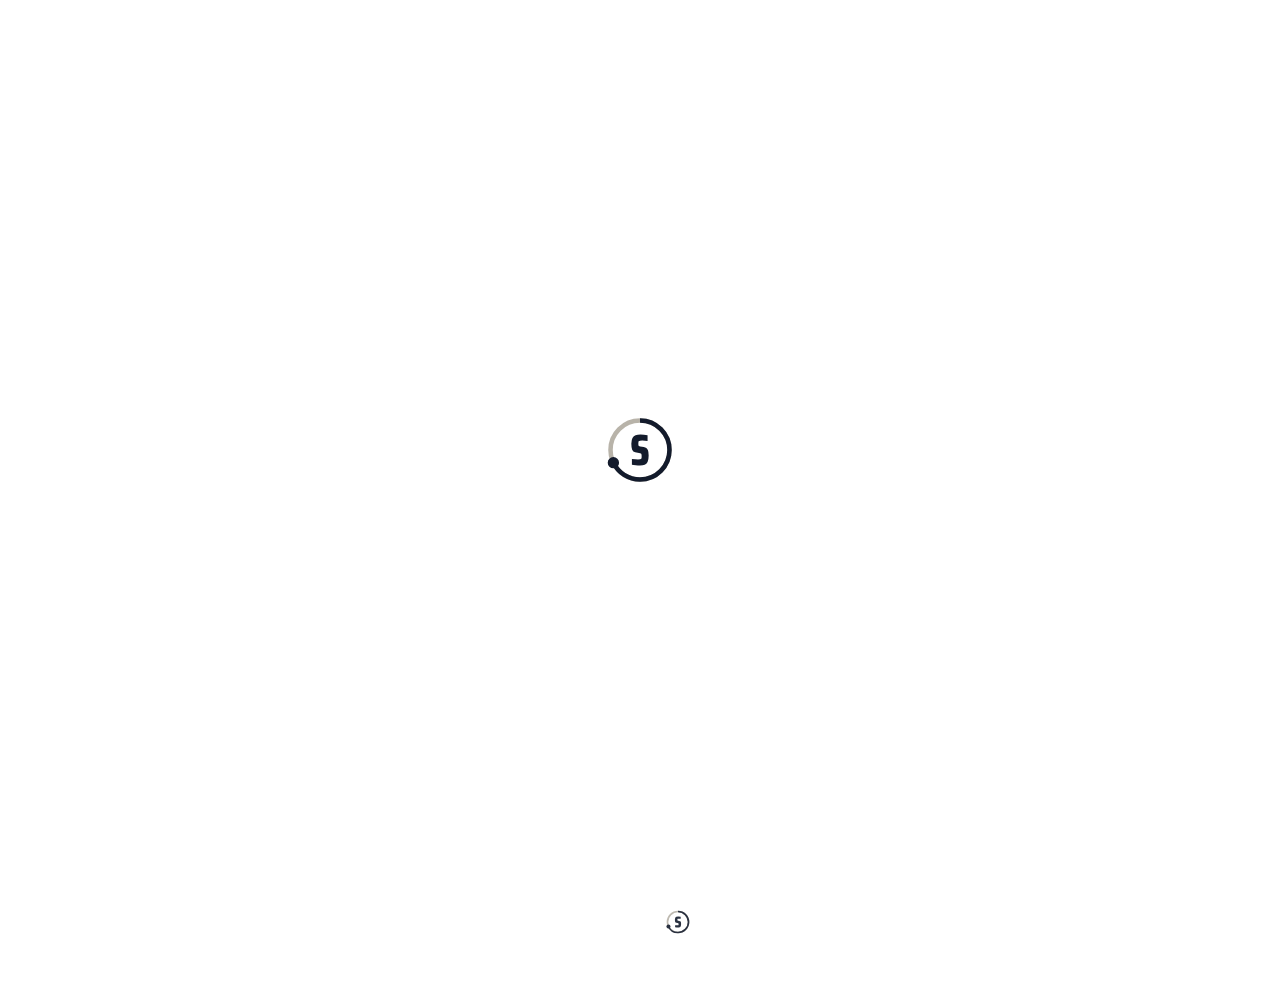
<file: docs/beta/index.html>
<!doctype html>
<html lang="it"><head>
<meta charset="utf-8">
<meta name="viewport" content="width=device-width,initial-scale=1,viewport-fit=cover">
<title>Serkistraining Coach (prova)</title>
<meta name="description" content="Atleti, schede, test e feedback di Serkistraining">
<meta name="theme-color" content="#131B2C">
<meta name="mobile-web-app-capable" content="yes">
<meta name="apple-mobile-web-app-capable" content="yes">
<meta name="apple-mobile-web-app-status-bar-style" content="black-translucent">
<meta name="apple-mobile-web-app-title" content="Coach prova">
<meta name="robots" content="noindex">
<link rel="manifest" href="manifest.webmanifest">
<link rel="icon" href="favicon.svg" type="image/svg+xml">
<link rel="icon" href="icons/favicon-64.png" sizes="64x64" type="image/png">
<link rel="apple-touch-icon" href="icons/apple-touch-icon.png">
<link rel="preconnect" href="https://fonts.googleapis.com"><link rel="preconnect" href="https://fonts.gstatic.com" crossorigin><link rel="stylesheet" href="https://fonts.googleapis.com/css2?family=Inter:wght@400;500;600;700&family=Saira+Condensed:wght@500;600;700;800&display=swap">
<style>html{-webkit-text-size-adjust:100%}:root{padding-top:env(safe-area-inset-top,0px)}body{margin:0}img{max-width:100%}[hidden]{display:none!important}
/* Layout: app a due colonne. Elenco atleti fisso a sinistra, schermata attiva a destra; su telefono una schermata alla volta con barra in basso.
   Identità Serkistraining: nero freddo, osso, rosso solo per marchio e priorità. Tema unico scuro, scelto. */
:root{
  --bg:#0b0c0e; --bg-2:#0f1114; --surface:#14161a; --raised:#1b1e23; --hover:#20242a;
  --line:#25292f; --line-2:#363b43;
  --ink:#eef0f2; --ink-2:#a9afb7; --ink-3:#6f767f; --on-ink:#0b0c0e;
  --red:#e3262b; --red-ink:#ff5a50; --red-soft:#35131a;
  --ok:#43c383; --ok-soft:#11301f; --warn:#f0b43c; --warn-soft:#382b0f; --bad:#ff5a50; --bad-soft:#3b1517;
  --f-d:"Archivo","Arial Narrow","Helvetica Neue",Arial,sans-serif;
  --f-b:"Archivo",system-ui,-apple-system,"Segoe UI",Roboto,sans-serif;
  --f-m:"JetBrains Mono",ui-monospace,SFMono-Regular,Menlo,Consolas,monospace;
  --bar-h:56px; --tab-h:62px; --r:3px;
  color-scheme:dark;
}
*{box-sizing:border-box}
html{background:var(--bg)}
body{background:var(--bg);color:var(--ink);font:15px/1.5 var(--f-b);font-stretch:100%;-webkit-font-smoothing:antialiased;-webkit-tap-highlight-color:transparent}
body::before{content:"";position:fixed;inset:0 0 auto;height:env(safe-area-inset-top,0px);z-index:30;background:var(--bg)}
body::after{content:"";position:fixed;inset:0;pointer-events:none;z-index:60;opacity:.07;mix-blend-mode:overlay;
  background-image:url("data:image/svg+xml,%3Csvg xmlns='http://www.w3.org/2000/svg' width='160' height='160'%3E%3Cfilter id='n'%3E%3CfeTurbulence type='fractalNoise' baseFrequency='.9' numOctaves='2' stitchTiles='stitch'/%3E%3C/filter%3E%3Crect width='100%25' height='100%25' filter='url(%23n)'/%3E%3C/svg%3E")}
a{color:var(--ink);text-underline-offset:3px;text-decoration-color:var(--line-2)}
a:hover{text-decoration-color:var(--red)}
button,input,select,textarea{font:inherit;color:inherit}
button{cursor:pointer}
:focus-visible{outline:2px solid var(--red);outline-offset:2px}
.mono,.num{font-family:var(--f-m);font-variant-numeric:tabular-nums}
.disp{font-family:var(--f-d);font-stretch:62%;font-weight:850;text-transform:uppercase;line-height:.92;letter-spacing:.005em}
.eyebrow{font-family:var(--f-m);font-size:11px;letter-spacing:.14em;text-transform:uppercase;color:var(--ink-3)}
.gut{padding-left:max(16px,env(safe-area-inset-left,0px));padding-right:max(16px,env(safe-area-inset-right,0px))}

/* top bar */
.bar{position:sticky;top:env(safe-area-inset-top,0px);z-index:20;background:var(--bg);border-bottom:1px solid var(--line)}
.bar-in{height:var(--bar-h);display:flex;align-items:center;gap:10px;max-width:1440px;margin:0 auto}
.brand{display:flex;align-items:center;gap:10px;background:none;border:0;padding:0;min-width:0}
.brand svg{width:26px;height:30px;flex:none}
.brand-w{font-family:var(--f-d);font-stretch:62%;font-weight:900;font-size:26px;letter-spacing:.02em;line-height:1}
.brand-s{font-family:var(--f-m);font-size:10px;letter-spacing:.16em;color:var(--ink-3);text-transform:uppercase;margin-left:2px;transform:translateY(2px)}
.crumb{display:none;min-width:0;font-weight:600;white-space:nowrap;overflow:hidden;text-overflow:ellipsis}
.back{display:none;align-items:center;gap:6px;background:none;border:0;padding:6px 4px 6px 0;color:var(--ink);font-weight:600;font-size:15px}
.back svg{width:20px;height:20px}
.bar-act{margin-left:auto;display:flex;gap:6px;align-items:center}
.ibtn{display:inline-grid;place-items:center;width:38px;height:38px;border:1px solid var(--line);background:var(--surface);border-radius:var(--r);color:var(--ink-2)}
.ibtn:hover{color:var(--ink);border-color:var(--line-2)}
.ibtn svg{width:18px;height:18px}
.ibtn.spin svg{animation:spin 1s linear infinite}
@keyframes spin{to{transform:rotate(360deg)}}
.btn{display:inline-flex;align-items:center;gap:8px;border:1px solid var(--line-2);background:var(--surface);color:var(--ink);border-radius:var(--r);padding:8px 13px;font-size:14px;font-weight:600;text-decoration:none;white-space:nowrap}
.btn:hover{border-color:var(--ink-3);background:var(--hover)}
.btn svg{width:16px;height:16px;flex:none}
.btn.pri{background:var(--ink);color:var(--on-ink);border-color:var(--ink)}
.btn.pri:hover{background:#fff}
.btn.red{background:var(--red);border-color:var(--red);color:#fff}
.btn.ghost{background:transparent}
.btn:disabled{opacity:.45;cursor:default}
.btn.sm{padding:5px 10px;font-size:13px}
.sync{font-family:var(--f-m);font-size:11px;color:var(--ink-3);white-space:nowrap;overflow:hidden;text-overflow:ellipsis;min-width:0}

/* shell */
.desk-only{display:none!important}
.shell{max-width:1440px;margin:0 auto;display:grid;grid-template-columns:minmax(0,1fr)}
.side,.main{min-width:0}
.main{padding-block:18px calc(var(--tab-h) + 28px + env(safe-area-inset-bottom,0px))}
.side{padding-block:14px calc(var(--tab-h) + 28px + env(safe-area-inset-bottom,0px))}
@media (min-width:960px){
  .shell{grid-template-columns:380px minmax(0,1fr)}
  .side{position:sticky;top:calc(var(--bar-h) + env(safe-area-inset-top,0px));height:calc(100vh - var(--bar-h) - env(safe-area-inset-top,0px));overflow:auto;border-right:1px solid var(--line);padding-block:14px 32px}
  .main{padding-block:24px 64px;padding-left:max(28px,env(safe-area-inset-left,0px));padding-right:max(28px,env(safe-area-inset-right,0px))}
  .tabbar{display:none!important}
  .desk-only{display:inline-flex!important}
}
@media (max-width:959px){
  body[data-view="atleti"] .main{display:none}
  body:not([data-view="atleti"]) .side{display:none}
  body[data-view="atleta"] .brand,body[data-view="nuovo"] .brand,body[data-view="impostazioni"] .brand{display:none}
  body[data-view="atleta"] .back,body[data-view="nuovo"] .back,body[data-view="impostazioni"] .back{display:inline-flex}
  body[data-view="atleta"] .sync{display:none}
}

/* bottom tab bar */
.tabbar{position:fixed;left:0;right:0;bottom:0;z-index:20;background:var(--bg);border-top:1px solid var(--line);padding-bottom:env(safe-area-inset-bottom,0px)}
.tabbar-in{height:var(--tab-h);display:grid;grid-template-columns:repeat(3,1fr)}
.tb{display:flex;flex-direction:column;align-items:center;justify-content:center;gap:3px;background:none;border:0;color:var(--ink-3);font-size:11px;font-weight:600;letter-spacing:.06em;text-transform:uppercase;position:relative}
.tb svg{width:22px;height:22px}
.tb[aria-current="page"]{color:var(--ink)}
.tb[aria-current="page"]::before{content:"";position:absolute;top:-1px;left:30%;right:30%;height:3px;background:var(--red)}
.tb.plus span.pl{display:grid;place-items:center;width:34px;height:26px;background:var(--ink);color:var(--on-ink);border-radius:var(--r)}
.tb.plus svg{width:18px;height:18px}

/* list pane */
.search{width:100%;padding:11px 12px 11px 38px;border:1px solid var(--line-2);border-radius:var(--r);background:var(--surface) url("data:image/svg+xml,%3Csvg xmlns='http://www.w3.org/2000/svg' viewBox='0 0 24 24' fill='none' stroke='%236f767f' stroke-width='2'%3E%3Ccircle cx='11' cy='11' r='7'/%3E%3Cpath d='m20 20-3.5-3.5'/%3E%3C/svg%3E") no-repeat 11px 50%/18px;color:var(--ink);font-size:16px}
.search::placeholder{color:var(--ink-3)}
.filters{display:flex;flex-direction:column;gap:10px;margin-bottom:12px}
.seg{display:flex;flex-wrap:wrap;gap:6px}
.chip{border:1px solid var(--line-2);background:transparent;border-radius:var(--r);padding:5px 11px;font-size:13px;color:var(--ink-2);font-weight:500}
.chip[aria-pressed="true"]{background:var(--ink);border-color:var(--ink);color:var(--on-ink)}
.ctrls{display:flex;gap:8px;flex-wrap:wrap}
select,.inp{background:var(--surface);border:1px solid var(--line-2);border-radius:var(--r);padding:7px 9px;font-size:14px;color:var(--ink)}
.focusbar{display:flex;align-items:center;gap:8px;padding:8px 10px;border:1px solid var(--line-2);border-radius:var(--r);font-size:13px;color:var(--ink-2)}
.focusbar button{margin-left:auto;background:none;border:0;color:var(--ink);text-decoration:underline;font-size:13px}
.list{display:flex;flex-direction:column}
.row{display:grid;grid-template-columns:40px minmax(0,1fr) auto;gap:12px;align-items:center;padding:10px 8px 10px 0;border:0;border-bottom:1px solid var(--line);background:transparent;text-align:left;width:100%;position:relative}
.row:hover{background:var(--surface)}
.row[aria-current="true"]{background:var(--raised)}
.row[aria-current="true"]::after{content:"";position:absolute;right:0;top:0;bottom:0;width:3px;background:var(--red)}
.av{width:40px;height:40px;display:grid;place-items:center;background:var(--raised);border:1px solid var(--line-2);border-radius:var(--r);font-family:var(--f-d);font-stretch:62%;font-weight:850;font-size:18px;letter-spacing:.02em;position:relative;color:var(--ink)}
.av i{position:absolute;right:-3px;bottom:-3px;width:11px;height:11px;border-radius:50%;border:2px solid var(--bg);background:var(--line-2)}
.av i.ok{background:var(--ok)} .av i.warn{background:var(--warn)} .av i.bad{background:var(--bad)}
.r-name{display:block;font-weight:650;white-space:nowrap;overflow:hidden;text-overflow:ellipsis}
.r-sub{display:block;font-size:12.5px;color:var(--ink-3);white-space:nowrap;overflow:hidden;text-overflow:ellipsis}
.r-flags{display:flex;gap:4px;flex-wrap:wrap;justify-content:flex-end;max-width:140px}
.pill{display:inline-flex;align-items:center;gap:5px;font-size:11px;font-weight:650;letter-spacing:.03em;padding:2px 7px;border-radius:var(--r);white-space:nowrap;background:var(--surface);color:var(--ink-2);border:1px solid var(--line-2)}
.pill.bad{background:var(--bad-soft);color:var(--bad);border-color:transparent}
.pill.warn{background:var(--warn-soft);color:var(--warn);border-color:transparent}
.pill.ok{background:var(--ok-soft);color:var(--ok);border-color:transparent}
.pill.ink{background:var(--ink);color:var(--on-ink);border-color:var(--ink)}
.pill.dim{opacity:.65}
.listfoot{font-size:12px;color:var(--ink-3);margin-top:10px}

/* generic */
.empty,.notice{padding:16px;border:1px dashed var(--line-2);border-radius:var(--r);color:var(--ink-2);font-size:14px;background:var(--bg-2)}
.notice.err{border-style:solid;border-color:var(--bad);background:var(--bad-soft);color:var(--ink)}
.notice .btn{margin-top:10px}
.loading{color:var(--ink-3);font-size:14px;display:flex;align-items:center;gap:10px}
.loading::before{content:"";width:14px;height:14px;border:2px solid var(--line-2);border-top-color:var(--red);border-radius:50%;animation:spin .8s linear infinite;flex:none}
.hint{font-size:12.5px;color:var(--ink-3)}
.err-t{color:var(--bad);font-size:13px}
h1,h2,h3,h4{margin:0}

/* oggi */
.today-h{display:flex;flex-direction:column;gap:6px;margin-bottom:18px}
.today-h .disp{font-size:clamp(40px,9vw,72px)}
.tiles{display:grid;grid-template-columns:repeat(2,minmax(0,1fr));gap:1px;background:var(--line);border:1px solid var(--line);margin-bottom:26px}
@media (min-width:700px){.tiles{grid-template-columns:repeat(4,minmax(0,1fr))}}
.tile{display:flex;flex-direction:column;align-items:flex-start;gap:4px;background:var(--bg);border:0;padding:14px 14px 13px;text-align:left;min-width:0}
.tile:hover{background:var(--surface)}
.tile .n{font-family:var(--f-d);font-stretch:62%;font-weight:850;font-size:52px;line-height:.85}
.tile .l{font-size:12px;font-weight:700;letter-spacing:.08em;text-transform:uppercase;color:var(--ink-2)}
.tile .s{font-size:12px;color:var(--ink-3);white-space:nowrap;overflow:hidden;text-overflow:ellipsis;max-width:100%}
.tile.hot .n{color:var(--red-ink)} .tile.mid .n{color:var(--warn)}
.block{margin-bottom:26px}
.block-h{display:flex;align-items:baseline;gap:10px;margin-bottom:6px;padding-bottom:8px;border-bottom:2px solid var(--ink)}
.block-h h2{font-family:var(--f-d);font-stretch:62%;font-weight:850;font-size:26px;text-transform:uppercase;letter-spacing:.01em}
.block-h .c{font-family:var(--f-m);font-size:12px;color:var(--ink-3)}
.trow{display:grid;grid-template-columns:minmax(0,1fr) auto;gap:12px;align-items:center;padding:10px 0;border-bottom:1px solid var(--line)}
.trow .go{display:grid;grid-template-columns:40px minmax(0,1fr);gap:12px;align-items:center;background:none;border:0;padding:0;text-align:left;min-width:0;color:inherit}
.trow .go:hover .r-name{text-decoration:underline;text-decoration-color:var(--red)}
.trow .why{display:block;font-size:13px;color:var(--ink-2);white-space:nowrap;overflow:hidden;text-overflow:ellipsis}

/* atleta */
.a-top{display:grid;grid-template-columns:minmax(0,1fr);gap:14px;margin-bottom:18px}
.a-name{font-size:clamp(44px,10vw,84px);text-wrap:balance;overflow-wrap:anywhere}
.chips{display:flex;flex-wrap:wrap;gap:6px}
.plates{display:flex;gap:4px;align-items:flex-end;height:30px}
.plates span{flex:1;max-width:46px;background:var(--line);height:12px;border-radius:1px;position:relative}
.plates span.done{background:var(--ink-3);height:16px}
.plates span.now{background:var(--red);height:30px}
.plates-l{display:flex;justify-content:space-between;font-family:var(--f-m);font-size:11px;color:var(--ink-3);margin-top:4px;max-width:calc(46px * var(--n,6) + 4px * (var(--n,6) - 1))}
.facts{display:grid;grid-template-columns:repeat(auto-fit,minmax(130px,1fr));gap:12px 20px}
.facts dt{font-family:var(--f-m);font-size:10.5px;text-transform:uppercase;letter-spacing:.12em;color:var(--ink-3)}
.facts dd{margin:2px 0 0;font-family:var(--f-m);font-size:14px}
.actions{display:flex;flex-wrap:wrap;gap:8px}
.sig{border:1px solid var(--line);border-left:4px solid var(--line-2);background:var(--bg-2);border-radius:var(--r);padding:12px 14px;margin-bottom:18px}
.sig.ok{border-left-color:var(--ok)} .sig.warn{border-left-color:var(--warn)} .sig.bad{border-left-color:var(--bad)}
.sig-h{display:flex;align-items:baseline;gap:10px;flex-wrap:wrap}
.sig-h strong{font-size:15px;text-transform:uppercase;letter-spacing:.06em;font-weight:800}
.sig-h .src{font-size:12px;color:var(--ink-3)}
.sig ul{margin:6px 0 10px;padding-left:18px;color:var(--ink-2);font-size:14px}
.sig-set{display:flex;flex-wrap:wrap;gap:6px;align-items:center;font-size:12px;color:var(--ink-3)}
.sig-set button{border:1px solid var(--line-2);background:transparent;border-radius:var(--r);padding:3px 9px;font-size:12px;color:var(--ink-2)}
.sig-set button.on{border-color:var(--ink);color:var(--ink);font-weight:700}
.dot{display:inline-block;width:9px;height:9px;border-radius:50%;background:var(--line-2);flex:none}
.dot.ok{background:var(--ok)} .dot.warn{background:var(--warn)} .dot.bad{background:var(--bad)}
.tabs{display:flex;border-bottom:1px solid var(--line-2);overflow-x:auto;margin-bottom:18px;scrollbar-width:none;position:sticky;top:calc(var(--bar-h) + env(safe-area-inset-top,0px));background:var(--bg);z-index:5}
.tabs::-webkit-scrollbar{display:none}
.tab{border:0;background:transparent;padding:11px 14px;color:var(--ink-3);font-weight:700;font-size:13px;letter-spacing:.08em;text-transform:uppercase;border-bottom:3px solid transparent;white-space:nowrap;margin-bottom:-1px}
.tab[aria-selected="true"]{color:var(--ink);border-bottom-color:var(--red)}
.srcbar{display:flex;flex-wrap:wrap;gap:8px 14px;align-items:center;justify-content:space-between;margin-bottom:14px;font-size:13px;color:var(--ink-3)}
.srcbar b{color:var(--ink);font-weight:600}
.banner{display:flex;gap:10px;align-items:center;flex-wrap:wrap;padding:9px 12px;border:1px solid var(--warn);background:var(--warn-soft);border-radius:var(--r);font-size:13px;margin-bottom:14px}

.sec{margin-bottom:24px}
.sec-h{display:flex;align-items:baseline;gap:10px;margin-bottom:4px}
.sec-h h3{font-family:var(--f-d);font-stretch:62%;font-weight:850;font-size:24px;text-transform:uppercase;letter-spacing:.01em}
.sec-h small{font-family:var(--f-m);font-size:11px;color:var(--ink-3)}
.ex{border-top:1px solid var(--line);padding:12px 0;display:grid;grid-template-columns:minmax(0,1fr);gap:6px}
@media (min-width:720px){.ex{grid-template-columns:minmax(0,12rem) minmax(0,1fr) auto}}
.ex-n{font-weight:700;white-space:pre-line}
.ex-t{display:block;font-family:var(--f-m);font-size:10.5px;letter-spacing:.12em;text-transform:uppercase;color:var(--ink-3);font-weight:500}
.ex-s{font-family:var(--f-m);font-size:13px;white-space:pre-line}
.ex-no{font-size:13px;color:var(--ink-2);white-space:pre-line;margin-top:4px}
.ex-ed{align-self:start}
.edbtn{border:1px solid var(--line);background:transparent;border-radius:var(--r);padding:4px 9px;font-size:12px;color:var(--ink-2);display:inline-flex;gap:5px;align-items:center}
.edbtn:hover{color:var(--ink);border-color:var(--line-2)}
.edbtn svg{width:13px;height:13px}
.fb{display:flex;flex-direction:column;gap:4px;margin-top:6px}
.fb-i{display:grid;grid-template-columns:auto minmax(0,1fr);gap:8px;align-items:baseline;font-size:13.5px}
.fb-w{font-family:var(--f-m);font-size:11px;font-weight:700;padding:1px 6px;border-radius:2px;background:var(--surface);border:1px solid var(--line-2);color:var(--ink-2)}
.fb-w.ok{background:var(--ok-soft);border-color:transparent;color:var(--ok)}
.fb-w.warn{background:var(--warn-soft);border-color:transparent;color:var(--warn)}
.fb-w.bad{background:var(--bad-soft);border-color:transparent;color:var(--bad)}
.fb-none{font-size:12.5px;color:var(--ink-3);font-style:italic}
.addslot{margin-top:8px;border:1px dashed var(--line-2);background:transparent;border-radius:var(--r);padding:9px 12px;width:100%;text-align:left;color:var(--ink-2);font-size:13.5px;font-weight:600}
.addslot:hover{border-color:var(--ink-3);color:var(--ink)}
.res{font-family:var(--f-m);font-size:16px;font-weight:700;color:var(--ink)}
.res.none{color:var(--ink-3);font-weight:400}

.editor{border:1px solid var(--ink-3);background:var(--surface);border-radius:var(--r);padding:12px;display:grid;gap:10px;margin:8px 0}
.editor label{display:grid;gap:4px;font-family:var(--f-m);font-size:10.5px;letter-spacing:.12em;text-transform:uppercase;color:var(--ink-3)}
.editor textarea{width:100%;min-height:42px;resize:vertical;padding:8px 10px;border:1px solid var(--line-2);border-radius:var(--r);background:var(--bg);color:var(--ink);font:14px/1.45 var(--f-b);letter-spacing:0;text-transform:none}
.editor textarea.m{font-family:var(--f-m);font-size:13px}
.ed-row{display:flex;gap:8px;align-items:center;flex-wrap:wrap}

.chart{width:100%;height:auto;display:block;overflow:visible}
.chart text{fill:var(--ink-3);font-family:var(--f-m);font-size:10px}
.chart .grid{stroke:var(--line);stroke-width:1}
.chart .base{stroke:var(--line-2);stroke-width:1}
.chart .now{stroke:var(--red);stroke-width:1;stroke-dasharray:3 3}
.chart .bar{fill:var(--ink-2)}
.chart .bar.cur{fill:var(--ink)}
.chart .ln{fill:none;stroke:var(--ink);stroke-width:2;stroke-linejoin:round;stroke-linecap:round}
.chart .pt{fill:var(--ink);stroke:var(--bg);stroke-width:2}
.chart .pt.cur{fill:var(--red)}
.chart .lbl{fill:var(--ink);font-weight:700}
.cards{display:grid;grid-template-columns:repeat(auto-fill,minmax(260px,1fr));gap:12px}
.card{background:var(--bg-2);border:1px solid var(--line);border-radius:var(--r);padding:12px;min-width:0}
.card h4{font-size:14px;font-weight:700}
.card p{margin:2px 0 8px;font-size:12.5px;color:var(--ink-3)}
.tw{overflow-x:auto;margin-top:8px}
table{border-collapse:collapse;font-size:13px;width:100%}
th,td{padding:6px 8px;border-bottom:1px solid var(--line);text-align:right;white-space:nowrap}
th:first-child,td:first-child{text-align:left;white-space:normal;min-width:9rem}
th{font-family:var(--f-m);font-size:10.5px;text-transform:uppercase;letter-spacing:.1em;color:var(--ink-3);font-weight:500}
td{font-family:var(--f-m);font-variant-numeric:tabular-nums}
td:first-child{font-family:var(--f-b)}
tr.cur td{color:var(--red-ink);font-weight:700}
.foot{font-size:12.5px;color:var(--ink-3);margin-top:10px;max-width:72ch}

.form{display:grid;gap:10px;background:var(--bg-2);border:1px solid var(--line);border-radius:var(--r);padding:12px;margin-bottom:16px}
.form textarea{width:100%;min-height:90px;resize:vertical;padding:9px 11px;border:1px solid var(--line-2);border-radius:var(--r);background:var(--bg);color:var(--ink)}
.f-row{display:flex;gap:8px;flex-wrap:wrap;align-items:center}
.f-row label{font-size:12px;color:var(--ink-3)}
input[type=number].inp{width:76px}
.note{border-top:1px solid var(--line);padding:11px 0;display:grid;gap:5px}
.note-h{display:flex;gap:8px;align-items:center;flex-wrap:wrap;font-size:12px;color:var(--ink-3)}
.note-t{white-space:pre-wrap;font-size:14px}
.note-del{margin-left:auto;border:0;background:transparent;color:var(--ink-3);font-size:12px;text-decoration:underline}
.note-del.arm{color:var(--bad);font-weight:700}
.prose{white-space:pre-wrap;font-size:14.5px;line-height:1.6;max-width:72ch}
.prose strong{display:block;margin-top:12px;font-family:var(--f-m);font-size:11px;letter-spacing:.12em;text-transform:uppercase;color:var(--ink-3);font-weight:500}
.files{display:flex;flex-direction:column}
.file{display:grid;grid-template-columns:minmax(0,1fr) auto;gap:10px;align-items:center;padding:10px 0;border-bottom:1px solid var(--line)}
.file b{display:block;font-weight:600;white-space:nowrap;overflow:hidden;text-overflow:ellipsis}
.file span{font-size:12.5px;color:var(--ink-3)}
.file .acts{display:flex;gap:6px}

/* form pages */
.page-h{margin-bottom:18px}
.page-h .disp{font-size:clamp(40px,8vw,64px)}
.fgrid{display:grid;gap:14px;max-width:560px}
.fld{display:grid;gap:6px}
.fld>span{font-family:var(--f-m);font-size:10.5px;letter-spacing:.12em;text-transform:uppercase;color:var(--ink-3)}
.fld .inp,.fld select{width:100%;padding:10px 11px;font-size:15px}
.fld textarea.inp{min-height:80px;resize:vertical;font-family:var(--f-m);font-size:13px}
.check{display:flex;gap:10px;align-items:flex-start;font-size:14px}
.check input{width:18px;height:18px;margin-top:2px;accent-color:var(--red)}
.result{border:1px solid var(--ok);background:var(--ok-soft);padding:14px;border-radius:var(--r);display:grid;gap:10px}
.setup{max-width:520px;margin:6vh auto 0;display:grid;gap:18px}
.setup .logo{width:64px;height:74px}
.steps{margin:0;padding-left:18px;color:var(--ink-2);font-size:14px;display:grid;gap:6px}
.kv{display:grid;grid-template-columns:minmax(0,10rem) minmax(0,1fr);gap:8px 14px;font-size:14px}
.kv dt{color:var(--ink-3)}
.kv dd{margin:0;overflow-wrap:anywhere}

.toast{position:fixed;left:50%;transform:translateX(-50%);bottom:calc(var(--tab-h) + 16px + env(safe-area-inset-bottom,0px));z-index:40;background:var(--ink);color:var(--on-ink);padding:10px 14px;border-radius:var(--r);font-size:14px;font-weight:600;max-width:calc(100vw - 32px);box-shadow:0 8px 30px rgba(0,0,0,.5)}
@media (min-width:960px){.toast{bottom:24px}}
@media (prefers-reduced-motion:reduce){*{animation:none!important;transition:none!important}}
@media (prefers-reduced-motion:no-preference){.row,.tile,.chip,.btn,.tab{transition:background .12s,border-color .12s,color .12s}}

/* ===== 2.0 · Identità giallo e nero: forme morbide, Space Grotesk + Inter, giallo solo per azioni e selezioni ===== */
:root{
  --bg:#0F0F10; --bg-2:#141416; --surface:#1B1B1D; --raised:#222225; --hover:#252528;
  --line:#2A2A2E; --line-2:#3A3A3F;
  --ink:#F4F2EC; --ink-2:#BDBAB2; --ink-3:#8E8C85; --on-ink:#141414;
  --red:#F2C230; --red-ink:#FF9F5A; --red-soft:#3A2E10;
  --ok:#6FCF97; --ok-soft:#14301F; --warn:#E9B949; --warn-soft:#332810; --bad:#FF8A5C; --bad-soft:#3A1E14;
  --y:#F2C230; --y-soft:rgba(242,194,48,.14);
  --f-d:"Space Grotesk","Inter",system-ui,sans-serif;
  --f-b:"Inter",system-ui,-apple-system,"Segoe UI",Roboto,sans-serif;
  --f-m:"Inter",system-ui,sans-serif;
  --r:14px;
}
body::after{display:none}
.disp{font-stretch:100%;font-weight:600;text-transform:none;line-height:1.08;letter-spacing:-.02em}
.eyebrow{letter-spacing:.06em;font-weight:600;font-size:12px}
.mono,.num{font-variant-numeric:tabular-nums}
.today-h .disp{font-size:clamp(32px,7vw,48px)}
.a-name{font-size:clamp(30px,6vw,44px)}
.page-h .disp{font-size:clamp(30px,6vw,44px)}
.btn{border-radius:12px;padding:9px 15px;border-color:var(--line)}
.btn.pri,.btn.red{background:var(--y);color:var(--on-ink);border-color:var(--y)}
.btn.pri:hover,.btn.red:hover{background:#FFD24D}
.btn.on{border-color:var(--y);color:var(--y)}
.btn:hover{border-color:var(--line-2)}
.pill{border-radius:99px;padding:3px 9px;font-weight:600}
.pill.ink{background:var(--y-soft);color:var(--y);border-color:transparent}
.av{border-radius:12px;font-family:var(--f-b);font-stretch:100%;font-weight:600;font-size:14px;background:var(--surface);border-color:var(--line)}
.tile{border-radius:18px;background:var(--surface);margin:0}
.tile:hover{background:var(--raised)}
.tile .n{font-stretch:100%;font-weight:600;font-size:40px;line-height:1}
.tile .l{text-transform:none;letter-spacing:0;font-size:13px;font-weight:600}
.tile.hot .n{color:var(--bad)}
.tb{text-transform:none;letter-spacing:0;font-size:12px}
.tb[aria-current="page"]{color:var(--ink)}
.tb[aria-current="page"]::before{left:44%;right:44%;height:4px;border-radius:99px;top:auto;bottom:6px}
.tab{border-radius:0}
.sig{border-radius:18px;border-left-width:1px}
.sig.bad{border-color:rgba(255,138,92,.4);background:rgba(255,138,92,.08)}
.sig.warn{border-color:rgba(233,185,73,.35);background:rgba(233,185,73,.07)}
.empty,.notice,.banner{border-radius:16px}
.row[aria-current="true"]{background:var(--surface);border-radius:14px}
.row[aria-current="true"]::after{display:none}
.brand{gap:8px;align-items:baseline}
.brand .wm{display:flex;align-items:baseline;font-family:"Space Grotesk",sans-serif;font-size:22px;letter-spacing:-.02em;line-height:1}
.wm b{font-weight:700}.wm em{font-style:normal;font-weight:400;color:#CFCBC2}
.wm .i{display:inline-flex;flex-direction:column;align-items:center;gap:.09em;margin:0 .07em}
.wm .i span:first-child{width:.16em;height:.46em;border-radius:.03em;background:var(--ink)}
.wm .i span:last-child{width:.21em;height:.21em;border-radius:50%;background:var(--y)}
.brand-s{font-family:var(--f-b);letter-spacing:0;text-transform:none;font-size:12px;padding:2px 8px;border:1px solid var(--line);border-radius:99px;transform:none}
.setup .wm{font-size:40px}
/* pannello link cliente */
.cl-panel{margin-top:14px;padding:18px;border-radius:20px;background:var(--surface);display:flex;flex-direction:column;gap:14px;max-width:640px}
.cl-h{display:flex;align-items:center;gap:10px}.cl-h h3{margin:0;font-family:var(--f-d);font-size:18px;font-weight:600}
.cl-link{padding:10px 12px;border-radius:12px;background:var(--raised);font-size:13px;color:var(--ink-2);overflow-wrap:anywhere}
.cl-sws{display:flex;flex-direction:column;gap:2px}
.cl-sw{display:flex;align-items:center;justify-content:space-between;gap:12px;min-height:44px;padding:0;border:0;background:none;text-align:left;font-size:14px}
.tr{width:40px;height:24px;flex:none;border-radius:99px;display:flex;align-items:center;padding:3px;background:var(--line-2)}
.tr i{width:18px;height:18px;border-radius:50%;background:var(--ink-3)}
.tr.on{background:var(--y);justify-content:flex-end}.tr.on i{background:var(--on-ink)}
.lnk{border:0;background:none;padding:0;color:var(--y);font-weight:600;text-decoration:underline;text-underline-offset:3px}
/* scheda Feedback */
.fb-bar{display:flex;flex-wrap:wrap;gap:10px;justify-content:space-between;margin-bottom:14px}
.seg2{display:flex;gap:4px;padding:4px;border-radius:12px;background:var(--bg-2);flex-wrap:wrap}
.seg2 button{border:0;background:none;color:var(--ink-3);padding:8px 14px;border-radius:9px;font-size:13px}
.seg2 button.on{background:var(--hover);color:var(--ink);font-weight:600}
.fb-weeks{display:flex;align-items:center;gap:8px;margin-bottom:12px}
.fb-weeks .btn.sm{width:40px;height:40px;justify-content:center;padding:0;font-size:18px}
.fb-wk{flex:1;display:grid;grid-template-columns:repeat(var(--n),minmax(0,1fr));gap:6px}
.fb-wk button{height:40px;border-radius:12px;border:1px solid var(--line);background:var(--surface);font-size:13px;position:relative}
.fb-wk button.on{background:var(--ink);color:var(--on-ink);border-color:var(--ink);font-weight:600}
.fb-wk button.now::after{content:"";position:absolute;bottom:4px;left:50%;width:4px;height:4px;margin-left:-2px;border-radius:50%;background:var(--y)}
.fb-st{display:flex;flex-wrap:wrap;justify-content:space-between;align-items:center;gap:8px;margin-bottom:10px;font-size:14px;color:var(--ink-2)}
.fb-list{border-radius:20px;background:var(--bg-2);border:1px solid var(--line);overflow:hidden}
.fb-row{display:flex;flex-wrap:wrap;gap:6px 16px;padding:14px 18px;border-top:1px solid var(--line)}
.fb-row:first-child{border-top:0}
.fb-ex{flex:1 1 200px;min-width:0;display:flex;flex-direction:column;gap:3px}
.fb-ex b{font-size:14px}.fb-ex span{font-size:12px;color:var(--ink-3);white-space:nowrap;overflow:hidden;text-overflow:ellipsis}
.fb-tx{flex:2 1 280px;min-width:0;display:flex;gap:10px;font-size:14px;line-height:1.5;color:var(--ink-2)}
.fb-tx .dot{margin-top:7px;background:transparent}.fb-tx .dot.ok{background:var(--line-2)}
.muted{color:var(--ink-3)}
.tagy{display:inline-block;padding:1px 7px;border-radius:99px;background:var(--y-soft);color:var(--y);font-size:11px;font-weight:600}
.tagy:empty{display:none}
.fb-ex-list{display:flex;flex-direction:column;gap:10px}
.fb-card{padding:14px 16px;border-radius:18px;background:var(--bg-2);border:1px solid var(--line);display:flex;flex-direction:column;gap:10px}
.fb-cells{display:grid;grid-template-columns:repeat(auto-fill,minmax(150px,1fr));gap:6px}
.fb-cell{padding:10px 12px;border-radius:12px;background:var(--surface);border:1px solid var(--line);display:flex;flex-direction:column;gap:4px;min-width:0}
.fb-cell.now{border-color:var(--line-2)}
.fb-cell.bad{background:rgba(255,138,92,.1);border-color:rgba(255,138,92,.4)}
.fb-cell.warn{border-color:rgba(233,185,73,.4)}
.fb-cell .h{display:flex;justify-content:space-between;font-size:11px;font-weight:600;color:var(--ink-3)}
.fb-cell .d{font-size:12px;color:var(--ink-2);white-space:nowrap;overflow:hidden;text-overflow:ellipsis}
.fb-cell .f{font-size:12px;line-height:1.4;display:-webkit-box;-webkit-line-clamp:3;-webkit-box-orient:vertical;overflow:hidden}
.tab{font-family:var(--f-b);text-transform:none;letter-spacing:0;font-size:14px;font-weight:500}
.tab[aria-selected="true"]{font-weight:600}
.fb-cells{grid-template-columns:repeat(auto-fill,minmax(108px,1fr))}
/* barra in alto: il logo non si stringe, l'orario si nasconde sui telefoni stretti */
.brand{flex:none}
.sync{flex:1 1 auto;text-align:right}
@media (max-width:460px){.sync{display:none}}
/* movimento: discreto, mai più di un terzo di secondo */
@keyframes st-enter{from{opacity:0;transform:translateY(8px)}to{opacity:1;transform:none}}
@keyframes st-fade{from{opacity:0}to{opacity:1}}
@keyframes st-drop{from{opacity:0;transform:translateY(-6px)}to{opacity:1;transform:none}}
@keyframes st-toast{from{opacity:0;transform:translate(-50%,10px)}}
.enter{animation:st-enter .28s cubic-bezier(.2,.7,.2,1)}
.enter .tile,.enter .block,.enter .a-top,.enter .sig{animation:st-enter .34s cubic-bezier(.2,.7,.2,1) both}
.enter .tile:nth-child(2){animation-delay:.03s}.enter .tile:nth-child(3){animation-delay:.06s}.enter .tile:nth-child(4){animation-delay:.09s}
.enter .block:nth-of-type(2){animation-delay:.05s}.enter .block:nth-of-type(3){animation-delay:.1s}.enter .sig{animation-delay:.05s}
.fade{animation:st-fade .22s ease}
.drop{animation:st-drop .22s cubic-bezier(.2,.7,.2,1)}
.btn,.tile,.row,.tb,.tab,.seg2 button,.fb-wk button,.cl-sw,.trow .go,.ibtn,.brand{transition:transform .12s ease,background-color .15s,border-color .15s,color .15s}
.btn:active,.ibtn:active,.seg2 button:active,.fb-wk button:active{transform:scale(.96)}
.tile:active,.row:active,.trow .go:active,.tb:active{transform:scale(.985)}
.toast:not([hidden]){animation:st-toast .22s ease}
@media (prefers-reduced-motion:reduce){*,*::before,*::after{animation:none!important;transition:none!important}}
.tiles{background:none;border:0;gap:8px;border-radius:0}

/* ===== 3.0 · Leggibilità e navigazione =====
   Tema chiaro di base, scuro leggibile a scelta (o automatico). Testo 16, livelli ben separati.
   Navigazione: Oggi · Atleti · Nuovo · Feedback · Altro, in basso su telefono e a sinistra sul computer. */
:root{
  --bg:#F2F2F0; --bg-2:#F7F7F5; --surface:#FFFFFF; --raised:#F6F6F4; --hover:#EDEDEA;
  --line:#DCDBD5; --line-2:#C4C3BC;
  --ink:#161615; --ink-2:#45443F; --ink-3:#64625C; --on-ink:#FFFFFF;
  --red:#F2C230; --red-ink:#B42318; --red-soft:#FCF1CC;
  --y:#F2C230; --y-ink:#161615; --y-text:#7A5800; --y-soft:#FCF1CC;
  --ok:#1D7A4B; --ok-soft:#E2F2E8; --warn:#8A5C00; --warn-soft:#FBEFCF; --bad:#B42318; --bad-soft:#FBE3DF;
  --barbg:#161615; --sh:0 1px 2px rgba(20,20,18,.06),0 2px 8px rgba(20,20,18,.05);
  --rail:220px;
  color-scheme:light;
}
:root[data-theme="dark"]{
  --bg:#0D0D0E; --bg-2:#161618; --surface:#1F1F22; --raised:#28282C; --hover:#2E2E33;
  --line:#3A3A40; --line-2:#4C4C53;
  --ink:#F7F6F2; --ink-2:#D4D2CB; --ink-3:#A9A79F; --on-ink:#161615;
  --red:#F5C83A; --red-ink:#FF907A; --red-soft:rgba(245,200,58,.16);
  --y:#F5C83A; --y-text:#F5C83A; --y-soft:rgba(245,200,58,.16);
  --ok:#7FE0A7; --ok-soft:rgba(127,224,167,.14); --warn:#F5C24A; --warn-soft:rgba(245,194,74,.14); --bad:#FF907A; --bad-soft:rgba(255,144,122,.15);
  --barbg:#0D0D0E; --sh:none; color-scheme:dark;
}
@media (prefers-color-scheme:dark){:root[data-theme="auto"]{
  --bg:#0D0D0E; --bg-2:#161618; --surface:#1F1F22; --raised:#28282C; --hover:#2E2E33;
  --line:#3A3A40; --line-2:#4C4C53;
  --ink:#F7F6F2; --ink-2:#D4D2CB; --ink-3:#A9A79F; --on-ink:#161615;
  --red:#F5C83A; --red-ink:#FF907A; --red-soft:rgba(245,200,58,.16);
  --y:#F5C83A; --y-text:#F5C83A; --y-soft:rgba(245,200,58,.16);
  --ok:#7FE0A7; --ok-soft:rgba(127,224,167,.14); --warn:#F5C24A; --warn-soft:rgba(245,194,74,.14); --bad:#FF907A; --bad-soft:rgba(255,144,122,.15);
  --barbg:#0D0D0E; --sh:none; color-scheme:dark;
}}
html,body{background:var(--bg)}
body{font-size:16px;color:var(--ink)}
body::before{background:var(--barbg)}
:focus-visible{outline:2px solid var(--ink)}
.hint,.r-sub,.listfoot,.foot,.sig-h .src,.note-h,.file span,.card p{font-size:14px}
.eyebrow{font-size:13px}
.pill{font-size:12.5px}
.facts dt,.ex-t,.editor label,.fld>span,th{font-size:12.5px;letter-spacing:.04em;font-family:var(--f-b);font-weight:600}
.facts dd{font-family:var(--f-b);font-size:15px;font-weight:600}
.btn{font-size:15px}
.btn.sm{font-size:14px}
.btn.pri,.btn.red{color:var(--y-ink)}
.btn.on{color:var(--y-text);border-color:var(--y)}
.chip[aria-pressed="true"]{color:var(--on-ink)}
.pill.ink{color:var(--y-text)}
.tagy,.lnk{color:var(--y-text)}
.tile.hot .n{color:var(--bad)}
.fb-wk button.on{color:var(--on-ink)}
.tr.on i{background:var(--y-ink)}
.ex-s{font-family:var(--f-b);font-size:14px}
.row{padding-left:8px;border-radius:12px;border-bottom-color:var(--line)}
.row[aria-current="true"]{background:var(--surface);box-shadow:var(--sh),inset 3px 0 0 var(--y)}
.av{background:var(--raised);border-color:var(--line)}
.av i{border-color:var(--bg)}
.sig{background:var(--surface);border-color:var(--line)}
.sig.bad{border-color:var(--bad);background:var(--bad-soft)}
.sig.warn{border-color:var(--warn);background:var(--warn-soft)}
.sig ul{color:var(--ink);font-size:15px}
.sig-set button{font-size:13px;padding:5px 11px;border-radius:99px}
.empty,.notice{background:var(--surface)}
.fb-list,.fb-card{background:var(--surface)}
.fb-cell{background:var(--raised)}
.card{background:var(--surface);box-shadow:var(--sh)}
.toast{background:var(--ink);color:var(--on-ink)}
.cl-panel{background:var(--surface);border:1px solid var(--line);box-shadow:var(--sh)}
.cl-link{background:var(--raised)}

/* barra in alto: sempre scura, porta il marchio */
.bar{background:var(--barbg);border-bottom:0;
  --ink:#F7F6F2; --ink-2:#D4D2CB; --ink-3:#A9A79F; --surface:transparent; --line:rgba(255,255,255,.22); --line-2:rgba(255,255,255,.32); --hover:rgba(255,255,255,.08);color:var(--ink)}
.bar .ibtn{border-radius:12px;width:40px;height:40px}
.wm em{color:inherit;opacity:.8}
.crumb{font-size:17px}
.desk-gear{display:none!important}

/* navigazione */
.tabbar{background:var(--surface);border-top:1px solid var(--line)}
.tabbar-in{grid-template-columns:repeat(5,1fr);align-items:end;padding-top:4px}
.rail-brand{display:none}
.tb{font-size:12px;color:var(--ink-3);padding-bottom:6px}
.tb>span{line-height:1.2}
.tb[aria-current="page"]{color:var(--ink)}
.tb[aria-current="page"]::before{top:-4px;bottom:auto;left:32%;right:32%;height:3px;border-radius:99px;background:var(--y)}
.tb.plus span.pl{width:48px;height:48px;border-radius:16px;background:var(--y);color:var(--y-ink);margin-top:-20px;box-shadow:0 4px 14px rgba(0,0,0,.18)}
.tb.plus svg{width:22px;height:22px}
.tb.plus[aria-current="page"]::before{display:none}
.badge{position:absolute;top:2px;left:54%;min-width:19px;height:19px;padding:0 5px;border-radius:99px;background:var(--bad);color:#fff;font-size:11.5px;font-weight:700;display:grid;place-items:center;font-style:normal}
@media (max-width:959px){
  body[data-view="feedback"] .main{display:block}
  body[data-view="feedback"] .side,body[data-view="impostazioni"] .side{display:none}
  body[data-view="atleta"] .crumb{display:block;flex:1}
  body[data-view="atleta"] .bar-act .ibtn:not(#menubtn){display:none}
}
@media (min-width:960px){
  .tabbar{display:block!important;top:0;bottom:0;right:auto;width:var(--rail);border-top:0;border-right:1px solid rgba(255,255,255,.08);background:var(--barbg);padding:18px 12px;
    --ink:#F7F6F2; --ink-3:rgba(247,246,242,.68)}
  .tabbar-in{height:100%;display:flex;flex-direction:column;align-items:stretch;gap:4px}
  .rail-brand{display:block;color:var(--ink);margin:0 8px 22px}
  .rail-brand .wm{font-size:21px}
  .tb{flex-direction:row;justify-content:flex-start;gap:12px;padding:11px 12px;border-radius:12px;font-size:15px;font-weight:500;color:var(--ink-3)}
  .tb[aria-current="page"]{background:rgba(255,255,255,.1);color:var(--ink);font-weight:600}
  .tb[aria-current="page"]::before{display:none}
  .tb.plus{order:9;margin-top:14px;background:var(--y);color:var(--y-ink);justify-content:center;font-weight:600}
  .tb.plus span.pl{width:auto;height:auto;margin:0;background:none;box-shadow:none;color:inherit}
  .tb.plus span.pl svg{width:18px;height:18px}
  #tb-impostazioni{order:10;margin-top:auto}
  #tb-impostazioni span{font-size:0}#tb-impostazioni span::after{content:"Impostazioni";font-size:15px}
  .badge{position:static;margin-left:auto}
  .bar,.shell{margin-left:var(--rail)}
  .bar .brand{display:none}
  .bar-in{max-width:none}
  .shell{max-width:none}
  .side{background:var(--bg)}
  body[data-view="atleta"] .crumb{display:none}
}

/* elenco atleti a gruppi */
.grp{font-size:13px;font-weight:600;color:var(--ink-3);padding:14px 4px 6px;display:flex;justify-content:space-between}
.list .row:first-of-type{border-top:0}

/* oggi */
.hello{display:flex;flex-direction:column;gap:2px;margin-bottom:16px}
.hello h1{font-family:var(--f-d);font-weight:600;font-size:clamp(28px,6vw,40px);letter-spacing:-.02em;line-height:1.1;margin:0}
.hello p{margin:0;color:var(--ink-2)}
.counts{display:grid;grid-template-columns:repeat(3,minmax(0,1fr));gap:8px;margin-bottom:20px}
.counts button{background:var(--surface);border:1px solid var(--line);border-radius:16px;padding:12px 14px;text-align:left;box-shadow:var(--sh);display:flex;flex-direction:column;gap:2px;min-width:0}
.counts b{font-family:var(--f-d);font-size:30px;font-weight:600;line-height:1.1;font-variant-numeric:tabular-nums}
.counts b.hot{color:var(--bad)}
.counts span{font-size:13.5px;color:var(--ink-2);font-weight:500;line-height:1.25}
.lbl{font-size:14px;font-weight:600;color:var(--ink-3);margin:18px 2px 8px;display:flex;justify-content:space-between;align-items:baseline;gap:10px}
.lbl .lnk{font-size:14px;text-decoration:none}
.todo{background:var(--surface);border:1px solid var(--line);border-radius:16px;box-shadow:var(--sh);overflow:hidden}
.todo>div{display:grid;grid-template-columns:auto minmax(0,1fr) auto;gap:12px;align-items:center;padding:12px 14px;border-top:1px solid var(--line)}
.todo>div:first-child{border-top:0}
.todo .who{display:grid;grid-template-columns:auto minmax(0,1fr);gap:12px;align-items:center;background:none;border:0;padding:0;text-align:left;min-width:0;grid-column:1/3}
.todo .who b{display:block;font-weight:600;white-space:nowrap;overflow:hidden;text-overflow:ellipsis}
.todo .who small{display:block;color:var(--ink-2);font-size:14px;white-space:nowrap;overflow:hidden;text-overflow:ellipsis}
.ico{width:40px;height:40px;border-radius:12px;display:grid;place-items:center;font-weight:700;font-size:14px;flex:none}
.ico.bad{background:var(--bad-soft);color:var(--bad)}.ico.warn{background:var(--warn-soft);color:var(--warn)}.ico.ok{background:var(--ok-soft);color:var(--ok)}.ico.y{background:var(--y-soft);color:var(--y-text)}
.todo .more{display:block;width:100%;border:0;border-top:1px solid var(--line);background:none;padding:12px;font-weight:600;color:var(--ink-2);font-size:14px}

/* feedback in arrivo */
.fbi{display:flex;flex-direction:column;gap:7px;padding:13px 14px;border-top:1px solid var(--line);background:none;border-left:0;border-right:0;border-bottom:0;width:100%;text-align:left}
.fbi:first-child{border-top:0}
.fbi .h{display:flex;gap:10px;align-items:center;min-width:0}
.fbi .h b{font-weight:600;white-space:nowrap;overflow:hidden;text-overflow:ellipsis}
.fbi .h small{color:var(--ink-3);font-size:13px;margin-left:auto;white-space:nowrap}
.fbi .r{display:flex;gap:6px;flex-wrap:wrap}
.fbi .r span{font-size:13px;padding:3px 9px;border-radius:8px;background:var(--raised);color:var(--ink-2);font-weight:500}
.fbi .r span.bad{background:var(--bad-soft);color:var(--bad)}.fbi .r span.warn{background:var(--warn-soft);color:var(--warn)}.fbi .r span.ok{background:var(--ok-soft);color:var(--ok)}
.fbi p{margin:0;font-size:14.5px;color:var(--ink-2)}
.fbi .new{width:9px;height:9px;border-radius:50%;background:var(--y);flex:none;box-shadow:0 0 0 2px var(--y-soft)}
.fbfl{display:flex;gap:6px;flex-wrap:wrap;margin-bottom:12px}

/* atleta */
.a-head{display:flex;gap:14px;align-items:center;margin-bottom:14px}
.a-head .av{width:54px;height:54px;border-radius:16px;font-size:18px}
.a-head h1{font-family:var(--f-d);font-weight:600;font-size:clamp(26px,5.5vw,38px);letter-spacing:-.02em;line-height:1.1;margin:0;text-wrap:balance;overflow-wrap:anywhere}
.a-head p{margin:2px 0 0;color:var(--ink-2);font-size:15px}
.a-grid{display:grid;grid-template-columns:minmax(0,1fr);gap:14px}
.a-side{display:flex;flex-direction:column;gap:12px;min-width:0}
.a-main{min-width:0}
.next{border-radius:16px;padding:14px 16px;display:flex;flex-direction:column;gap:10px;background:var(--surface);border:1px solid var(--line);box-shadow:var(--sh)}
.next.bad{background:var(--bad-soft);border-color:transparent;box-shadow:none}
.next.warn{background:var(--warn-soft);border-color:transparent;box-shadow:none}
.next.ok{background:var(--ok-soft);border-color:transparent;box-shadow:none}
.next>b{font-size:14px;font-weight:700}
.next.bad>b{color:var(--bad)}.next.warn>b{color:var(--warn)}.next.ok>b{color:var(--ok)}
.next p{margin:0;font-size:15.5px}
.next .ed-row .btn{min-height:44px}
.a-tools{display:none;flex-wrap:wrap;gap:8px;margin-bottom:14px}
.wkbox{display:flex;gap:6px;margin-bottom:12px}
.wkbox span{flex:1;min-width:0;height:32px;border-radius:9px;display:grid;place-items:center;font-size:13px;font-weight:600;background:var(--surface);border:1px solid var(--line);color:var(--ink-3)}
.wkbox span.done{background:var(--raised);color:var(--ink-2)}
.wkbox span.now{background:var(--ink);color:var(--on-ink);border-color:var(--ink)}
.wkbox span.over{background:var(--bad-soft);color:var(--bad);border-color:transparent}
.facts2{display:grid;grid-template-columns:repeat(auto-fit,minmax(150px,1fr));gap:1px;background:var(--line);border:1px solid var(--line);border-radius:14px;overflow:hidden;margin:0 0 14px}
.facts2 div{background:var(--surface);padding:10px 12px;min-width:0}
.facts2 dt{font-size:12.5px;color:var(--ink-3);font-weight:600}
.facts2 dd{margin:1px 0 0;font-weight:600;font-variant-numeric:tabular-nums;overflow-wrap:anywhere}
.tabs{background:var(--bg);border-bottom-color:var(--line)}
.tab{font-size:15px;padding:12px 13px;color:var(--ink-3)}
.tab[aria-selected="true"]{color:var(--ink);border-bottom-color:var(--y)}
.only-d{display:none}
@media (min-width:1180px){
  .a-grid{grid-template-columns:minmax(0,1fr) 320px;align-items:start}
  .a-side{order:2;position:sticky;top:calc(var(--bar-h) + 12px)}
  .a-main{order:1}
  .a-tools{display:flex}
  .only-d{display:block}.only-m{display:none}
}
@media (min-width:960px){body[data-view="atleta"] #menubtn{display:none!important}}

/* menu azioni dal basso */
.sheet{position:fixed;inset:0;z-index:50;background:rgba(10,10,10,.45);display:flex;align-items:flex-end;justify-content:center}
.sheet .panel{width:100%;max-width:520px;background:var(--surface);border-radius:22px 22px 0 0;padding:8px 16px calc(18px + env(safe-area-inset-bottom,0px));display:flex;flex-direction:column;gap:2px;animation:st-sheet .22s cubic-bezier(.2,.7,.2,1)}
.sheet .grab{width:40px;height:5px;border-radius:99px;background:var(--line-2);margin:6px auto 10px}
.sheet .it{display:flex;align-items:center;gap:14px;border:0;background:none;padding:13px 8px;font-size:16px;font-weight:500;text-align:left;border-radius:12px;color:var(--ink);text-decoration:none}
.sheet .it:hover{background:var(--raised)}
.sheet .it svg{width:20px;height:20px;color:var(--ink-2);flex:none}
.sheet .it small{margin-left:auto;color:var(--ink-3);font-size:13px}
@keyframes st-sheet{from{transform:translateY(40px);opacity:.5}}
.themes{display:flex;gap:6px;flex-wrap:wrap}
.bar .desk-only{display:none!important}
.cl-g{display:flex;align-items:center;justify-content:space-between;gap:12px;flex-wrap:wrap;font-size:14px}
.cl-g .seg2 button{min-width:56px}

/* barra laterale richiudibile (solo computer) */
.rail-toggle{display:none}
@media (min-width:960px){
  .tabbar,.bar,.shell{transition:width .22s cubic-bezier(.2,.7,.2,1),margin-left .22s cubic-bezier(.2,.7,.2,1)}
  .rail-toggle{display:grid;place-items:center;position:absolute;top:16px;right:10px;width:34px;height:34px;border-radius:10px;border:0;background:none;color:rgba(247,246,242,.6)}
  .rail-toggle:hover{background:rgba(255,255,255,.1);color:#F7F6F2}
  .rail-toggle svg{width:20px;height:20px}
  .rail-toggle .chev{transition:transform .22s}
  .tabbar{position:fixed}
  .tabbar-in{position:relative}
  .rail-brand{margin-right:44px}
  body.rail-mini{--rail:76px}
  body.rail-mini .tabbar{padding-inline:12px}
  body.rail-mini .rail-brand{display:none}
  body.rail-mini .rail-toggle{position:static;margin:0 auto 18px;width:44px;height:40px}
  body.rail-mini .rail-toggle .chev{transform:translateX(-1px) scaleX(-1);transform-origin:14px 12px}
  body.rail-mini .tb{justify-content:center;padding:11px 0;gap:0}
  body.rail-mini .tb>span:not(.pl),body.rail-mini #tb-impostazioni span{display:none}
  body.rail-mini .tb.plus{padding:11px 0}
  body.rail-mini .badge{position:absolute;top:5px;left:auto;right:9px;min-width:17px;height:17px;font-size:10.5px;padding:0 4px;margin:0}
}
@media (prefers-reduced-motion:reduce){.tabbar,.bar,.shell{transition:none!important}}

/* ===== 4.0 · Compatto: Oggi a lavagna, Atleti a elenco fitto ===== */
:root{--bar-h:48px;--info:#2F5BA8;--info-soft:#E5ECF8}
:root[data-theme="dark"]{--info:#8DB0F0;--info-soft:rgba(141,176,240,.15)}
@media (prefers-color-scheme:dark){:root[data-theme="auto"]{--info:#8DB0F0;--info-soft:rgba(141,176,240,.15)}}
body{font-size:14px;line-height:1.45}
.mut{color:var(--ink-3)}
.bar-in{height:var(--bar-h)}
.btn{font-size:13px;padding:6px 11px;border-radius:9px;gap:6px}
.btn svg{width:15px;height:15px}
.btn.sm{font-size:12.5px;padding:4px 9px}
.ibtn{width:34px;height:34px;border-radius:10px}
.bar .ibtn{width:34px;height:34px}
.pill{font-size:11.5px;padding:2px 8px}
.pill.info{background:var(--info-soft);color:var(--info);border-color:transparent}
.chip{font-size:12.5px;padding:3px 10px;border-radius:99px}
.search{padding:7px 10px 7px 34px;font-size:14px;background-position:10px 50%;background-size:16px;border-radius:10px}
select,.inp{font-size:13px;padding:5px 8px;border-radius:8px}
.side{padding-block:10px}
@media (min-width:960px){.shell{grid-template-columns:300px minmax(0,1fr)}.side{background:var(--surface)}}
.filters{gap:8px;margin-bottom:6px}
/* elenco atleti fitto */
.row{grid-template-columns:30px minmax(0,1fr) auto;gap:9px;padding:6px 8px;border-bottom:0;border-radius:9px}
.row .av,.av{width:30px;height:30px;border-radius:9px;font-size:11.5px}
.av i{width:9px;height:9px;right:-2px;bottom:-2px}
.r-name{font-size:13.5px;font-weight:600}
.r-sub{font-size:12px}
.row[aria-current="true"]{background:var(--y-soft);box-shadow:none}
.grp{position:sticky;top:0;z-index:1;background:var(--surface);font-size:11px;font-weight:700;letter-spacing:.06em;text-transform:uppercase;padding:10px 6px 4px;border-bottom:1px solid var(--line);margin-bottom:2px}
.listfoot{font-size:12px}
/* Oggi: a tutta larghezza sul computer */
@media (min-width:960px){
  body[data-view="oggi"] .shell,body[data-view="feedback"] .shell{grid-template-columns:minmax(0,1fr)}
  body[data-view="oggi"] .side,body[data-view="feedback"] .side{display:none}
}
.o-head{display:flex;align-items:baseline;gap:12px;margin-bottom:12px}
.o-head h1{margin:0;font-family:var(--f-d);font-size:22px;font-weight:600;letter-spacing:-.01em}
.board{display:grid;grid-template-columns:repeat(auto-fit,minmax(240px,1fr));gap:12px;align-items:start}
.bcol{background:var(--surface);border:1px solid var(--line);border-radius:12px;overflow:hidden;min-width:0}
.bcol h2{margin:0;padding:9px 12px;font-family:var(--f-d);font-size:14px;font-weight:600;display:flex;justify-content:space-between;align-items:baseline;gap:8px;border-bottom:1px solid var(--line);border-top:3px solid var(--line-2)}
.bcol h2 small{font-family:var(--f-b);font-size:12px;color:var(--ink-3);font-weight:600}
.c-fare h2{border-top-color:var(--bad)}.c-arrivo h2{border-top-color:var(--info)}.c-occhio h2{border-top-color:var(--warn)}
.bi{display:flex;gap:8px;align-items:center;padding:7px 12px;border-bottom:1px solid var(--line)}
.bi:last-child{border-bottom:0}
.bi .who{flex:1;min-width:0;border:0;background:none;padding:0;text-align:left;display:flex;flex-direction:column;gap:1px}
.bi .who b{font-weight:600;font-size:13.5px;display:flex;align-items:center;gap:6px}
.bi .who small{font-size:12px;color:var(--ink-2);overflow:hidden;text-overflow:ellipsis;display:-webkit-box;-webkit-line-clamp:2;-webkit-box-orient:vertical}
.bi .who:hover b{text-decoration:underline;text-decoration-color:var(--y)}
.mini{flex:none;border:1px solid var(--line-2);background:var(--surface);border-radius:8px;padding:3px 9px;font-size:12px;font-weight:600}
.mini.pri{background:var(--y);border-color:var(--y);color:var(--y-ink)}
.bempty{margin:0;padding:12px;font-size:13px;color:var(--ink-3)}
.bmore{display:block;width:100%;border:0;border-top:1px solid var(--line);background:none;padding:8px;font-size:12.5px;font-weight:600;color:var(--ink-2)}
.incorso{margin-top:12px;background:var(--surface);border:1px solid var(--line);border-radius:12px;padding:8px 12px;display:flex;flex-wrap:wrap;gap:4px 6px;align-items:center}
.incorso .lab{font-size:11px;font-weight:700;letter-spacing:.06em;text-transform:uppercase;color:var(--ink-3);margin-right:6px}
.incorso button{border:1px solid var(--line);background:var(--bg-2);border-radius:99px;padding:2px 9px;font-size:12.5px}
.incorso button:hover{border-color:var(--line-2)}
/* atleta */
.a-head{display:flex;align-items:center;gap:12px;flex-wrap:wrap;margin-bottom:10px}
.a-head .av{width:38px;height:38px;font-size:13px;border-radius:11px}
.a-ttl{min-width:0;flex:1 1 220px}
.a-head h1{font-size:22px;line-height:1.15}
.a-head p{font-size:13px;margin:1px 0 0}
.a-acts{display:flex;gap:6px;flex-wrap:wrap}
.a-more{display:none;gap:6px}
@media (min-width:1280px){.a-more{display:contents}}
.strip{display:flex;flex-wrap:wrap;gap:6px 22px;padding:8px 12px;background:var(--surface);border:1px solid var(--line);border-radius:10px;margin-bottom:10px}
.strip div{display:flex;flex-direction:column;min-width:0}
.strip small{font-size:11px;color:var(--ink-3);font-weight:600}
.strip b{font-size:13px;font-weight:600;display:flex;align-items:center;gap:6px}
.wkb{display:inline-flex;gap:2px;align-items:center}
.wkb i{width:9px;height:6px;border-radius:2px;background:var(--line-2)}
.wkb i.d{background:var(--ink-3)}.wkb i.c{background:var(--ink);height:9px}.wkb i.o{background:var(--bad)}
.nbar{display:flex;align-items:center;gap:10px;flex-wrap:wrap;padding:8px 12px;border-radius:10px;margin-bottom:10px;font-size:13.5px}
.nbar>span:first-child{flex:1 1 260px}
.nbar.bad{background:var(--bad-soft);color:var(--bad)}.nbar.warn{background:var(--warn-soft);color:var(--warn)}
.nbar.info{background:var(--info-soft);color:var(--info)}
.nbar .ed-row{gap:6px}
.nbar .btn{padding:4px 10px}
.tabs{margin-bottom:10px}
.tab{font-size:13.5px;padding:8px 11px}
.sig{padding:10px 12px;margin-bottom:12px}
.facts2 dd{font-size:13.5px}.facts2 div{padding:7px 10px}
.fbi{padding:9px 12px;gap:5px}
.fbi p{font-size:13px}
.todo{border-radius:12px}
.hello h1{font-size:22px}.hello{margin-bottom:10px}
.ex{padding:8px 0}
.cl-panel{margin:0 0 10px}
@media (max-width:959px){
  .o-head h1{font-size:20px}
  .board{grid-template-columns:minmax(0,1fr)}
  .a-acts{width:100%}
  .a-acts .btn{flex:1;justify-content:center}
  body[data-view="atleta"] .a-acts{display:none}
}
.sig-h strong{font-size:13px;letter-spacing:.04em}
.sig ul{font-size:13.5px;margin:4px 0 8px}
.sig-set button{font-size:12px;padding:3px 9px}
.pick{padding:40px 8px;color:var(--ink-2);display:flex;flex-direction:column;gap:4px}.pick p{margin:0}
/* nuovo cliente nel modulo Nuovo */
.ncard{display:grid;gap:14px;border:1px solid var(--line-2);border-left:3px solid var(--y,#F2C230);border-radius:var(--r);padding:14px 14px 16px;background:var(--bg-2,transparent)}
.nc-h{display:grid;gap:2px}.nc-h b{font-size:14.5px}.nc-h small{color:var(--ink-3);font-size:12.5px}
/* ===== 3.1 · Oggi diviso: Schede (giallo) e Feedback (blu) =====
   Telefono: interruttore in alto, una sezione alla volta. Computer: Schede larga, Feedback a destra. */
:root{--sch-h:#F2C230;--sch-ink:#161615;--sch-t:#FDF6DC;--sch-l:#EAD38A;--sch-x:#7A5800;
  --fb-h:#2F5BA8;--fb-ink:#FFFFFF;--fb-t:#EEF3FB;--fb-l:#C9D7EF;--fb-x:#2F5BA8}
:root[data-theme="dark"]{--sch-h:#F5C83A;--sch-t:rgba(245,200,58,.07);--sch-l:rgba(245,200,58,.32);--sch-x:#F5C83A;
  --fb-h:#3D6BC4;--fb-t:rgba(141,176,240,.08);--fb-l:rgba(141,176,240,.32);--fb-x:#9DBCF5}
@media (prefers-color-scheme:dark){:root[data-theme="auto"]{--sch-h:#F5C83A;--sch-t:rgba(245,200,58,.07);--sch-l:rgba(245,200,58,.32);--sch-x:#F5C83A;
  --fb-h:#3D6BC4;--fb-t:rgba(141,176,240,.08);--fb-l:rgba(141,176,240,.32);--fb-x:#9DBCF5}}
.oseg{display:flex;gap:8px;margin-bottom:12px}
.oseg button{flex:1;min-width:0;min-height:62px;border-radius:16px;border:2px solid;display:flex;flex-direction:column;align-items:flex-start;justify-content:center;gap:1px;padding:8px 14px;text-align:left;position:relative}
.oseg b{font-family:var(--f-d);font-size:18px;font-weight:600;line-height:1.2}
.oseg small{font-size:12.5px;font-weight:600;white-space:nowrap;overflow:hidden;text-overflow:ellipsis;max-width:100%}
.os-s{background:var(--sch-t);border-color:var(--sch-l);color:var(--sch-x)}
.os-s[aria-selected="true"]{background:var(--sch-h);border-color:var(--sch-h);color:var(--sch-ink)}
.os-f{background:var(--fb-t);border-color:var(--fb-l);color:var(--fb-x)}
.os-f[aria-selected="true"]{background:var(--fb-h);border-color:var(--fb-h);color:var(--fb-ink)}
.odot{position:absolute;top:10px;right:12px;width:10px;height:10px;border-radius:50%;background:var(--bad);box-shadow:0 0 0 2px var(--surface)}
.oggi2{display:flex;flex-wrap:wrap;gap:14px;align-items:flex-start}
.obox{border:1px solid;border-radius:18px;overflow:hidden;padding-bottom:10px;min-width:0}
.o-sch{flex:999 1 600px;background:var(--sch-t);border-color:var(--sch-l)}
.o-fb{flex:1 1 340px;background:var(--fb-t);border-color:var(--fb-l)}
.oh{display:flex;align-items:center;gap:10px;padding:11px 16px}
.oh h2{margin:0;font-family:var(--f-d);font-size:18px;font-weight:600;letter-spacing:-.01em}
.oh-ic svg{width:19px;height:19px;display:block}
.o-sch .oh{background:var(--sch-h);color:var(--sch-ink)}.o-fb .oh{background:var(--fb-h);color:var(--fb-ink)}
.ocnt{margin-left:auto;font-size:12.5px;font-weight:700;padding:2px 10px;border-radius:99px}
.o-sch .ocnt{background:#161615;color:#fff}.o-fb .ocnt{background:#fff;color:#2F5BA8}
.ocols{display:grid;grid-template-columns:repeat(2,minmax(0,1fr));align-items:start}
.osub{font-size:11px;font-weight:700;letter-spacing:.07em;text-transform:uppercase;padding:13px 16px 6px;display:flex;justify-content:space-between;gap:8px}
.o-sch .osub{color:var(--sch-x)}.o-fb .osub{color:var(--fb-x)}
.olist{background:var(--surface);margin:0 10px;border-radius:13px;overflow:hidden;box-shadow:var(--sh)}
.olist .bi{padding:8px 12px;gap:10px}
.oi{width:32px;height:32px;border-radius:10px;display:grid;place-items:center;flex:none;background:var(--raised);color:var(--ink-2)}
.oi svg{width:17px;height:17px}
.oi.bad{background:var(--bad-soft);color:var(--bad)}.oi.warn{background:var(--warn-soft);color:var(--warn)}.oi.info{background:var(--info-soft);color:var(--info)}.oi.ok{background:var(--ok-soft);color:var(--ok)}
.onew{width:8px;height:8px;border-radius:50%;background:var(--bad);display:inline-block;flex:none}
.oempty{margin:0 10px;padding:10px 12px;font-size:13px;color:var(--ink-3);background:var(--surface);border-radius:13px;opacity:.85}
.omore{display:block;width:calc(100% - 20px);margin:8px 10px 0;border:0;border-radius:11px;background:var(--surface);padding:9px;font-size:13px;font-weight:600;color:var(--ink-2)}
.o-fb .omore{color:var(--fb-x)}
.ofil{display:flex;gap:6px;flex-wrap:wrap;padding:11px 10px 0}
.ofil button{border:1px solid var(--line-2);background:var(--surface);border-radius:99px;padding:4px 11px;font-size:12.5px;font-weight:600;color:var(--ink-2)}
.ofil button[aria-pressed="true"]{background:var(--fb-h);border-color:var(--fb-h);color:var(--fb-ink)}
.oggi2+.incorso{margin-top:14px}
@media (min-width:960px){.oseg{display:none}}
@media (max-width:959px){
  .oggi2[data-tab="s"] .o-fb,.oggi2[data-tab="f"] .o-sch{display:none}
  .oggi2 .oh{display:none}
  .obox{flex-basis:100%;padding-top:2px}
  .ocols{grid-template-columns:minmax(0,1fr)}
  .olist .bi{padding:10px 12px}
  .olist .mini{min-height:34px;padding:4px 11px;font-size:12.5px}
}

/* ===== 5.0 · Marchio "Avanzamento" =====
   Colori del brand come token centrali. Tema chiaro su bianco; i colori servono da accento
   (intestazioni, pulsanti principali, etichette dei giorni, elementi attivi).
   Il giallo si usa poco e mai per testo su fondo bianco. Saira Condensed solo per titoli ed etichette brevi. */
:root{
  --notte:#131B2C; --cemento:#B8B3A9; --cemento-chiaro:#DCD8D0; --giallo:#F2C200; --grafite:#4B4945; --bianco:#F5F3EF;
  --bg:#FFFFFF; --bg-2:#FFFFFF; --surface:#FFFFFF; --raised:var(--bianco); --hover:#EEEBE5;
  --line:#E6E3DD; --line-2:var(--cemento-chiaro);
  --ink:var(--notte); --ink-2:var(--grafite); --ink-3:#6B6862; --on-ink:#FFFFFF;
  --red:var(--giallo); --red-soft:var(--bianco);
  --y:var(--giallo); --y-ink:var(--notte); --y-text:var(--notte); --y-soft:var(--bianco);
  --pri:var(--notte); --pri-ink:#FFFFFF; --pri-hover:#1E2940;
  --barbg:var(--notte); --rail-line:rgba(245,243,239,.10);
  --f-d:"Saira Condensed","Arial Narrow",system-ui,sans-serif;
  --bar-h:56px;
}
:root[data-theme="dark"]{
  --bg:#0D1320; --bg-2:#111827; --surface:#162033; --raised:#1D2940; --hover:#233050;
  --line:#2E3850; --line-2:#3B4763;
  --ink:var(--bianco); --ink-2:var(--cemento-chiaro); --ink-3:var(--cemento); --on-ink:var(--notte);
  --red-soft:rgba(242,194,0,.14);
  --y-text:var(--giallo); --y-soft:rgba(242,194,0,.14);
  --pri:var(--giallo); --pri-ink:var(--notte); --pri-hover:#FFD21F;
  --barbg:#0A0F1A;
}
@media (prefers-color-scheme:dark){:root[data-theme="auto"]{
  --bg:#0D1320; --bg-2:#111827; --surface:#162033; --raised:#1D2940; --hover:#233050;
  --line:#2E3850; --line-2:#3B4763;
  --ink:var(--bianco); --ink-2:var(--cemento-chiaro); --ink-3:var(--cemento); --on-ink:var(--notte);
  --red-soft:rgba(242,194,0,.14);
  --y-text:var(--giallo); --y-soft:rgba(242,194,0,.14);
  --pri:var(--giallo); --pri-ink:var(--notte); --pri-hover:#FFD21F;
  --barbg:#0A0F1A;
}}

/* titoli ed etichette brevi in Saira Condensed */
.disp,.hello h1,.o-head h1,.a-head h1,.page-h .disp,.sec-h h3,.block-h h2,.bcol h2,.cl-h h3,.counts b,.tile .n{font-family:var(--f-d);letter-spacing:.01em}
.hello h1,.o-head h1,.a-head h1{font-weight:700;font-size:26px;line-height:1.05}
.page-h .disp{font-weight:700;letter-spacing:.01em}
.sec-h h3{font-weight:700;font-size:21px;text-transform:uppercase}
.bcol h2{font-weight:700;font-size:16px;text-transform:uppercase;letter-spacing:.03em}
.cl-h h3{font-weight:700;font-size:20px}
.counts b{font-weight:700;font-size:32px}
.grp,.incorso .lab,.eyebrow{font-family:var(--f-d);font-weight:700;letter-spacing:.06em;text-transform:uppercase}
.grp{font-size:13px}.eyebrow{font-size:14px}.incorso .lab{font-size:13px}
@media (max-width:959px){.o-head h1{font-size:24px}}

/* pulsanti principali ed elementi attivi */
.btn.pri,.btn.red{background:var(--pri);border-color:var(--pri);color:var(--pri-ink)}
.btn.pri:hover,.btn.red:hover{background:var(--pri-hover);border-color:var(--pri-hover)}
.btn.on{border-color:var(--ink);color:var(--ink)}
.mini.pri{background:var(--pri);border-color:var(--pri);color:var(--pri-ink)}
.chip[aria-pressed="true"]{background:var(--notte);border-color:var(--notte);color:#FFFFFF}
:root[data-theme="dark"] .chip[aria-pressed="true"]{background:var(--bianco);border-color:var(--bianco);color:var(--notte)}
.tr.on{background:var(--pri)}.tr.on i{background:var(--pri-ink)}
.lnk,.tagy,.pill.ink{color:var(--y-text)}
.pill.ink,.tagy{background:var(--y-soft);border:1px solid var(--line-2)}
.row[aria-current="true"]{background:var(--bianco);box-shadow:inset 3px 0 0 var(--giallo)}
.wkbox span.now,.fb-wk button.on{background:var(--notte);border-color:var(--notte);color:#FFFFFF}
:root[data-theme="dark"] .wkbox span.now,:root[data-theme="dark"] .fb-wk button.on{background:var(--bianco);border-color:var(--bianco);color:var(--notte)}
.wkb i.c{background:var(--notte)}
.tab[aria-selected="true"]{border-bottom-color:var(--giallo)}
.ico.y{background:var(--bianco);color:var(--notte)}
.fbi .new{background:var(--giallo);box-shadow:0 0 0 2px var(--bianco)}
.check input{accent-color:var(--notte)}
.toast{background:var(--notte);color:#FFFFFF}

/* etichette dei giorni (G1, G2… / GIORNO A) nella scheda */
.sec-h h3.dl{display:inline-flex;align-items:center;min-height:28px;padding:1px 11px 0;border-radius:7px;background:var(--notte);color:#FFFFFF;font-size:19px;letter-spacing:.04em}
:root[data-theme="dark"] .sec-h h3.dl{background:var(--bianco);color:var(--notte)}

/* barra in alto: Notte, logo ufficiale per sfondi scuri.
   Spazio libero intorno al logo ≥ altezza di una lettera (≈ metà dell'altezza del logo). */
.bar{background:var(--barbg)}
.bar-in{height:var(--bar-h)}
.brand{align-items:center;gap:14px;padding:0}
.brand .lg-h{display:block;height:28px;width:auto;flex:none}
.brand-s{color:var(--cemento);border-color:rgba(184,179,169,.45);font-weight:600}
body::before{background:var(--barbg)}

/* navigazione: barra in basso (telefono) e barra laterale Notte (computer) */
.tb[aria-current="page"]::before{background:var(--giallo)}
.tb.plus span.pl{background:var(--giallo);color:var(--notte)}
.rail-icon{display:none}
.lg-i{display:block;width:36px;height:36px}
@media (min-width:960px){
  .tabbar{background:var(--barbg);border-right-color:var(--rail-line);--ink:#F5F3EF;--ink-3:rgba(245,243,239,.66)}
  .rail-brand{margin:0 0 22px 14px;padding-top:6px}
  .rail-brand .lg-h{display:block;width:130px;height:auto}
  .tb[aria-current="page"]{background:rgba(245,243,239,.10);box-shadow:inset 3px 0 0 var(--giallo)}
  .tb.plus{background:var(--giallo);color:var(--notte)}
  .tb.plus:hover{background:#FFD21F}
  body.rail-mini .rail-icon{display:flex;justify-content:center;margin:0 0 14px}
}
/* primo avvio */
.setup-logo{display:block;padding:18px 0 8px}
.setup-logo .lg-v{display:block;width:200px;height:auto}
.setup .disp{font-size:44px!important;text-transform:uppercase}

/* Oggi: sezione Schede su Notte (prima era gialla), Feedback resta blu per distinguersi */
:root{--sch-h:var(--notte);--sch-ink:#FFFFFF;--sch-t:var(--bianco);--sch-l:var(--cemento-chiaro);--sch-x:var(--grafite)}
:root[data-theme="dark"]{--sch-h:#22304B;--sch-ink:var(--bianco);--sch-t:rgba(245,243,239,.04);--sch-l:#3B4763;--sch-x:var(--cemento-chiaro)}
@media (prefers-color-scheme:dark){:root[data-theme="auto"]{--sch-h:#22304B;--sch-ink:var(--bianco);--sch-t:rgba(245,243,239,.04);--sch-l:#3B4763;--sch-x:var(--cemento-chiaro)}}
.oseg b,.oh h2{font-family:var(--f-d);font-weight:700;font-size:20px;letter-spacing:.02em;text-transform:uppercase}
.osub{font-family:var(--f-d);font-size:13px;letter-spacing:.08em}
.o-sch .ocnt{background:var(--giallo);color:var(--notte)}

/* logo piccolo (icona): nella barra delle pagine interne sul telefono e come firma in fondo a Oggi e Altro */
.bar-ic{display:none}
.bar-ic .lg-i{width:26px;height:26px}
@media (max-width:959px){
  body[data-view="atleta"] .bar-ic,body[data-view="nuovo"] .bar-ic,body[data-view="impostazioni"] .bar-ic{display:flex;flex:none;margin-left:auto;padding:0 4px}
  body[data-view="atleta"] .bar-act,body[data-view="nuovo"] .bar-act,body[data-view="impostazioni"] .bar-act{margin-left:10px}
}
body[data-view="oggi"] .main::after,body[data-view="impostazioni"] .main::after{content:"";display:block;width:30px;height:30px;margin:36px auto 4px;opacity:.9;
  background:url("data:image/svg+xml,%3Csvg xmlns=%22http://www.w3.org/2000/svg%22 viewBox=%220 0 200.00 200.00%22 width=%22200%22 height=%22200%22%3E%3Cg transform=%22translate%28100 100%29 scale%280.9%29 translate%28-100 -100%29%22%3E%3Ccircle cx=%22100%22 cy=%22100%22 r=%2278%22 fill=%22none%22 stroke=%22%23B8B3A9%22 stroke-width=%2212%22/%3E%3Ccircle cx=%22100%22 cy=%22100%22 r=%2278%22 fill=%22none%22 stroke=%22%23131B2C%22 stroke-width=%2212%22 stroke-dasharray=%22333.3 490.1%22 transform=%22rotate%28-90 100 100%29%22/%3E%3Ccircle cx=%2229.42%22 cy=%22133.21%22 r=%2215%22 fill=%22%23131B2C%22/%3E%3Cpath transform=%22translate%2874.07 139.90%29 scale%280.11600 -0.11600%29%22 d=%22M39 10V136Q130 129 178 129Q211 129 227.0 131.5Q243 134 250 143Q257 150 259.0 162.0Q261 174 261 197Q261 230 257.5 244.0Q254 258 242.0 264.5Q230 271 201 276L114 292Q64 300 45.0 348.5Q26 397 26 485Q26 573 52.0 619.0Q78 665 122.0 680.5Q166 696 234 696Q310 696 396 678V552Q345 559 274 559Q240 559 224.0 557.0Q208 555 200 548Q192 542 189.0 529.0Q186 516 186 491Q186 464 188.5 452.0Q191 440 199.5 434.5Q208 429 228 425L310 410Q344 403 367.5 388.5Q391 374 405 337Q421 295 421 220Q421 121 396.5 71.5Q372 22 331.0 7.0Q290 -8 223 -8Q176 -8 126.0 -3.0Q76 2 39 10Z%22 fill=%22%23131B2C%22/%3E%3C/g%3E%3C/svg%3E") center/contain no-repeat}
:root[data-theme="dark"] .main::after{background-image:url("data:image/svg+xml,%3Csvg xmlns=%22http://www.w3.org/2000/svg%22 viewBox=%220 0 200.00 200.00%22 width=%22200%22 height=%22200%22%3E%3Cg transform=%22translate%28100 100%29 scale%280.9%29 translate%28-100 -100%29%22%3E%3Ccircle cx=%22100%22 cy=%22100%22 r=%2278%22 fill=%22none%22 stroke=%22%232E3850%22 stroke-width=%2212%22/%3E%3Ccircle cx=%22100%22 cy=%22100%22 r=%2278%22 fill=%22none%22 stroke=%22%23F2C200%22 stroke-width=%2212%22 stroke-dasharray=%22333.3 490.1%22 transform=%22rotate%28-90 100 100%29%22/%3E%3Ccircle cx=%2229.42%22 cy=%22133.21%22 r=%2215%22 fill=%22%23F2C200%22/%3E%3Cpath transform=%22translate%2874.07 139.90%29 scale%280.11600 -0.11600%29%22 d=%22M39 10V136Q130 129 178 129Q211 129 227.0 131.5Q243 134 250 143Q257 150 259.0 162.0Q261 174 261 197Q261 230 257.5 244.0Q254 258 242.0 264.5Q230 271 201 276L114 292Q64 300 45.0 348.5Q26 397 26 485Q26 573 52.0 619.0Q78 665 122.0 680.5Q166 696 234 696Q310 696 396 678V552Q345 559 274 559Q240 559 224.0 557.0Q208 555 200 548Q192 542 189.0 529.0Q186 516 186 491Q186 464 188.5 452.0Q191 440 199.5 434.5Q208 429 228 425L310 410Q344 403 367.5 388.5Q391 374 405 337Q421 295 421 220Q421 121 396.5 71.5Q372 22 331.0 7.0Q290 -8 223 -8Q176 -8 126.0 -3.0Q76 2 39 10Z%22 fill=%22%23F5F3EF%22/%3E%3C/g%3E%3C/svg%3E")}
@media (prefers-color-scheme:dark){:root[data-theme="auto"] .main::after{background-image:url("data:image/svg+xml,%3Csvg xmlns=%22http://www.w3.org/2000/svg%22 viewBox=%220 0 200.00 200.00%22 width=%22200%22 height=%22200%22%3E%3Cg transform=%22translate%28100 100%29 scale%280.9%29 translate%28-100 -100%29%22%3E%3Ccircle cx=%22100%22 cy=%22100%22 r=%2278%22 fill=%22none%22 stroke=%22%232E3850%22 stroke-width=%2212%22/%3E%3Ccircle cx=%22100%22 cy=%22100%22 r=%2278%22 fill=%22none%22 stroke=%22%23F2C200%22 stroke-width=%2212%22 stroke-dasharray=%22333.3 490.1%22 transform=%22rotate%28-90 100 100%29%22/%3E%3Ccircle cx=%2229.42%22 cy=%22133.21%22 r=%2215%22 fill=%22%23F2C200%22/%3E%3Cpath transform=%22translate%2874.07 139.90%29 scale%280.11600 -0.11600%29%22 d=%22M39 10V136Q130 129 178 129Q211 129 227.0 131.5Q243 134 250 143Q257 150 259.0 162.0Q261 174 261 197Q261 230 257.5 244.0Q254 258 242.0 264.5Q230 271 201 276L114 292Q64 300 45.0 348.5Q26 397 26 485Q26 573 52.0 619.0Q78 665 122.0 680.5Q166 696 234 696Q310 696 396 678V552Q345 559 274 559Q240 559 224.0 557.0Q208 555 200 548Q192 542 189.0 529.0Q186 516 186 491Q186 464 188.5 452.0Q191 440 199.5 434.5Q208 429 228 425L310 410Q344 403 367.5 388.5Q391 374 405 337Q421 295 421 220Q421 121 396.5 71.5Q372 22 331.0 7.0Q290 -8 223 -8Q176 -8 126.0 -3.0Q76 2 39 10Z%22 fill=%22%23F5F3EF%22/%3E%3C/g%3E%3C/svg%3E")}}

/* icona animata: "caricamento" mentre si aspetta, "riempimento" una volta all'apertura */
.loading::before{border:0!important;border-radius:0!important;width:18px!important;height:18px!important;animation:none!important;background:url("data:image/svg+xml,%3Csvg xmlns=%22http://www.w3.org/2000/svg%22 viewBox=%220 0 200.00 200.00%22%3E%3Cg transform=%22translate%28100 100%29 scale%280.9%29 translate%28-100 -100%29%22%3E%3Ccircle cx=%22100%22 cy=%22100%22 r=%2278%22 fill=%22none%22 stroke=%22%23B8B3A9%22 stroke-width=%2212%22/%3E%3Cg%3E%3Ccircle cx=%22100%22 cy=%22100%22 r=%2278%22 fill=%22none%22 stroke=%22%23131B2C%22 stroke-width=%2212%22 stroke-dasharray=%22333.3 490.1%22 transform=%22rotate%28-90 100 100%29%22/%3E%3Ccircle cx=%2229.42%22 cy=%22133.21%22 r=%2215%22 fill=%22%23131B2C%22/%3E%3CanimateTransform attributeName=%22transform%22 type=%22rotate%22 from=%220 100 100%22 to=%22360 100 100%22 dur=%221.4s%22 repeatCount=%22indefinite%22/%3E%3C/g%3E%3Cpath transform=%22translate%2874.07 139.90%29 scale%280.11600 -0.11600%29%22 d=%22M39 10V136Q130 129 178 129Q211 129 227.0 131.5Q243 134 250 143Q257 150 259.0 162.0Q261 174 261 197Q261 230 257.5 244.0Q254 258 242.0 264.5Q230 271 201 276L114 292Q64 300 45.0 348.5Q26 397 26 485Q26 573 52.0 619.0Q78 665 122.0 680.5Q166 696 234 696Q310 696 396 678V552Q345 559 274 559Q240 559 224.0 557.0Q208 555 200 548Q192 542 189.0 529.0Q186 516 186 491Q186 464 188.5 452.0Q191 440 199.5 434.5Q208 429 228 425L310 410Q344 403 367.5 388.5Q391 374 405 337Q421 295 421 220Q421 121 396.5 71.5Q372 22 331.0 7.0Q290 -8 223 -8Q176 -8 126.0 -3.0Q76 2 39 10Z%22 fill=%22%23131B2C%22/%3E%3C/g%3E%3C/svg%3E") center/contain no-repeat}
.bar .ibtn.spin svg{display:none}
.bar .ibtn.spin{background:url("data:image/svg+xml,%3Csvg xmlns=%22http://www.w3.org/2000/svg%22 viewBox=%220 0 200.00 200.00%22%3E%3Cg transform=%22translate%28100 100%29 scale%280.9%29 translate%28-100 -100%29%22%3E%3Ccircle cx=%22100%22 cy=%22100%22 r=%2278%22 fill=%22none%22 stroke=%22%232E3850%22 stroke-width=%2212%22/%3E%3Cg%3E%3Ccircle cx=%22100%22 cy=%22100%22 r=%2278%22 fill=%22none%22 stroke=%22%23F2C200%22 stroke-width=%2212%22 stroke-dasharray=%22333.3 490.1%22 transform=%22rotate%28-90 100 100%29%22/%3E%3Ccircle cx=%2229.42%22 cy=%22133.21%22 r=%2215%22 fill=%22%23F2C200%22/%3E%3CanimateTransform attributeName=%22transform%22 type=%22rotate%22 from=%220 100 100%22 to=%22360 100 100%22 dur=%221.4s%22 repeatCount=%22indefinite%22/%3E%3C/g%3E%3Cpath transform=%22translate%2874.07 139.90%29 scale%280.11600 -0.11600%29%22 d=%22M39 10V136Q130 129 178 129Q211 129 227.0 131.5Q243 134 250 143Q257 150 259.0 162.0Q261 174 261 197Q261 230 257.5 244.0Q254 258 242.0 264.5Q230 271 201 276L114 292Q64 300 45.0 348.5Q26 397 26 485Q26 573 52.0 619.0Q78 665 122.0 680.5Q166 696 234 696Q310 696 396 678V552Q345 559 274 559Q240 559 224.0 557.0Q208 555 200 548Q192 542 189.0 529.0Q186 516 186 491Q186 464 188.5 452.0Q191 440 199.5 434.5Q208 429 228 425L310 410Q344 403 367.5 388.5Q391 374 405 337Q421 295 421 220Q421 121 396.5 71.5Q372 22 331.0 7.0Q290 -8 223 -8Q176 -8 126.0 -3.0Q76 2 39 10Z%22 fill=%22%23F5F3EF%22/%3E%3C/g%3E%3C/svg%3E") center/22px no-repeat}
.splash{position:fixed;inset:0;z-index:80;display:grid;place-items:center;background:#FFFFFF;transition:opacity .35s ease}
.splash img{width:84px;height:84px}
.splash.out{opacity:0;pointer-events:none}
@media (prefers-reduced-motion:reduce){
  .loading::before,.bar .ibtn.spin{background-image:url("data:image/svg+xml,%3Csvg xmlns=%22http://www.w3.org/2000/svg%22 viewBox=%220 0 200.00 200.00%22 width=%22200%22 height=%22200%22%3E%3Cg transform=%22translate%28100 100%29 scale%280.9%29 translate%28-100 -100%29%22%3E%3Ccircle cx=%22100%22 cy=%22100%22 r=%2278%22 fill=%22none%22 stroke=%22%23B8B3A9%22 stroke-width=%2212%22/%3E%3Ccircle cx=%22100%22 cy=%22100%22 r=%2278%22 fill=%22none%22 stroke=%22%23131B2C%22 stroke-width=%2212%22 stroke-dasharray=%22333.3 490.1%22 transform=%22rotate%28-90 100 100%29%22/%3E%3Ccircle cx=%2229.42%22 cy=%22133.21%22 r=%2215%22 fill=%22%23131B2C%22/%3E%3Cpath transform=%22translate%2874.07 139.90%29 scale%280.11600 -0.11600%29%22 d=%22M39 10V136Q130 129 178 129Q211 129 227.0 131.5Q243 134 250 143Q257 150 259.0 162.0Q261 174 261 197Q261 230 257.5 244.0Q254 258 242.0 264.5Q230 271 201 276L114 292Q64 300 45.0 348.5Q26 397 26 485Q26 573 52.0 619.0Q78 665 122.0 680.5Q166 696 234 696Q310 696 396 678V552Q345 559 274 559Q240 559 224.0 557.0Q208 555 200 548Q192 542 189.0 529.0Q186 516 186 491Q186 464 188.5 452.0Q191 440 199.5 434.5Q208 429 228 425L310 410Q344 403 367.5 388.5Q391 374 405 337Q421 295 421 220Q421 121 396.5 71.5Q372 22 331.0 7.0Q290 -8 223 -8Q176 -8 126.0 -3.0Q76 2 39 10Z%22 fill=%22%23131B2C%22/%3E%3C/g%3E%3C/svg%3E")}
  .bar .ibtn.spin{background-image:url("data:image/svg+xml,%3Csvg xmlns=%22http://www.w3.org/2000/svg%22 viewBox=%220 0 200.00 200.00%22 width=%22200%22 height=%22200%22%3E%3Cg transform=%22translate%28100 100%29 scale%280.9%29 translate%28-100 -100%29%22%3E%3Ccircle cx=%22100%22 cy=%22100%22 r=%2278%22 fill=%22none%22 stroke=%22%232E3850%22 stroke-width=%2212%22/%3E%3Ccircle cx=%22100%22 cy=%22100%22 r=%2278%22 fill=%22none%22 stroke=%22%23F2C200%22 stroke-width=%2212%22 stroke-dasharray=%22333.3 490.1%22 transform=%22rotate%28-90 100 100%29%22/%3E%3Ccircle cx=%2229.42%22 cy=%22133.21%22 r=%2215%22 fill=%22%23F2C200%22/%3E%3Cpath transform=%22translate%2874.07 139.90%29 scale%280.11600 -0.11600%29%22 d=%22M39 10V136Q130 129 178 129Q211 129 227.0 131.5Q243 134 250 143Q257 150 259.0 162.0Q261 174 261 197Q261 230 257.5 244.0Q254 258 242.0 264.5Q230 271 201 276L114 292Q64 300 45.0 348.5Q26 397 26 485Q26 573 52.0 619.0Q78 665 122.0 680.5Q166 696 234 696Q310 696 396 678V552Q345 559 274 559Q240 559 224.0 557.0Q208 555 200 548Q192 542 189.0 529.0Q186 516 186 491Q186 464 188.5 452.0Q191 440 199.5 434.5Q208 429 228 425L310 410Q344 403 367.5 388.5Q391 374 405 337Q421 295 421 220Q421 121 396.5 71.5Q372 22 331.0 7.0Q290 -8 223 -8Q176 -8 126.0 -3.0Q76 2 39 10Z%22 fill=%22%23F5F3EF%22/%3E%3C/g%3E%3C/svg%3E")}
  .splash{display:none}
}

/* ===== calendario delle scadenze ===== */
.desk-nav{display:none!important}
@media (min-width:960px){
  .desk-nav{display:flex!important}
  body[data-view="calendario"] .shell{grid-template-columns:minmax(0,1fr)}
  body[data-view="calendario"] .side{display:none}
}
.cal-h{display:flex;align-items:center;gap:10px;flex-wrap:wrap;margin-bottom:10px}
.cal-h h1{margin:0;font-family:var(--f-d);font-size:22px;font-weight:600;letter-spacing:-.01em;min-width:9.5em}
.cal-nav{display:flex;align-items:center;gap:4px}
.cal-nav .ibtn{border:1px solid var(--line);background:var(--surface);color:var(--ink-2)}
.cal-nav .ibtn svg{width:16px;height:16px}
.cal-est{margin-left:auto;display:inline-flex;align-items:center;gap:7px;border:1px solid var(--line-2);background:var(--surface);border-radius:99px;padding:4px 11px 4px 6px;font-size:12.5px;font-weight:600;color:var(--ink-2)}
.cal-est i{width:26px;height:15px;border-radius:99px;background:var(--line-2);position:relative;transition:background .15s}
.cal-est i::after{content:"";position:absolute;top:2px;left:2px;width:11px;height:11px;border-radius:50%;background:#fff;transition:transform .15s}
.cal-est[aria-pressed="true"] i{background:var(--y)}
.cal-est[aria-pressed="true"] i::after{transform:translateX(11px)}
.cal-sum{display:flex;flex-wrap:wrap;gap:6px 8px;align-items:center;margin-bottom:12px}
.cal-leg{display:flex;gap:12px;margin-left:auto;font-size:12px}
.cal-leg span{display:inline-flex;align-items:center;gap:5px}
.cal{background:var(--surface);border:1px solid var(--line);border-radius:14px;overflow:hidden}
.cal-r{display:grid;grid-template-columns:minmax(0,3.2fr) repeat(6,minmax(0,.62fr));border-bottom:1px solid var(--line)}
.cal-r:last-child{border-bottom:0}
.cal-dn{background:var(--raised);font-size:11px;font-weight:700;letter-spacing:.06em;text-transform:uppercase;color:var(--ink-3)}
.cal-dn span{padding:7px 10px;border-left:1px solid var(--line)}
.cal-dn span:first-child{border-left:0;color:var(--ink)}
.cal-mon{padding:8px 10px 10px;min-height:76px;min-width:0}
.cal-d{border-left:1px solid var(--line);padding:8px 10px;background:var(--bg-2)}
.cal-d b,.cm-h b{font-size:13px;font-weight:600;color:var(--ink-3)}
.cal-d.out b,.cal-mon.out .cm-h b{opacity:.45}
.cal-d.tdy b,.cal-mon.tdy .cm-h b{display:inline-grid;place-items:center;min-width:24px;height:24px;border-radius:99px;background:var(--ink);color:var(--on-ink);opacity:1}
.cal-r.cur .cal-mon{box-shadow:inset 3px 0 0 var(--y)}
.cal-r.busy .cm-n{background:var(--bad-soft);color:var(--bad)}
.cm-h{display:flex;align-items:center;gap:8px;margin-bottom:6px}
.cm-h b{font-size:15px;color:var(--ink)}
.cm-l{display:none}
.cm-n{margin-left:auto;font-size:11.5px;font-weight:700;padding:1px 8px;border-radius:99px;background:var(--y-soft);color:var(--y-text)}
.cm-empty{margin:0;font-size:12px;color:var(--ink-3);opacity:.7}
.cm-list{display:flex;flex-direction:column;gap:4px}
.ce{display:flex;align-items:center;gap:8px;padding:5px 6px 5px 8px;border-radius:9px;background:var(--bg-2);border:1px solid var(--line)}
.ce .who{flex:1;min-width:0;border:0;background:none;padding:0;text-align:left;display:flex;flex-direction:column}
.ce .who b{font-size:13px;font-weight:600;white-space:nowrap;overflow:hidden;text-overflow:ellipsis}
.ce .who small{font-size:11.5px;color:var(--ink-3);white-space:nowrap;overflow:hidden;text-overflow:ellipsis}
.ce .who:hover b{text-decoration:underline;text-decoration-color:var(--y)}
.ce-d{flex:none;width:9px;height:9px;border-radius:50%;background:var(--line-2);display:inline-block}
.k-late .ce-d,.ce-d.k-late{background:var(--bad)}
.k-due .ce-d,.ce-d.k-due{background:var(--y)}
.k-ready .ce-d,.ce-d.k-ready{background:var(--ok);box-shadow:inset 0 0 0 2px var(--ok-soft)}
.k-done .ce-d,.ce-d.k-done{background:var(--ok)}
.ce-d.k-est,.k-est .ce-d{background:none;border:1.5px dashed var(--ink-3)}
.ce.k-late{background:var(--bad-soft);border-color:transparent}
.ce.k-late small{color:var(--bad)}
.ce.k-due{background:var(--y-soft);border-color:transparent}
.ce.k-done,.ce.k-ready{background:var(--surface)}
.ce.k-done .who b{color:var(--ink-2);font-weight:500}
.ce.k-est{background:none;border-style:dashed;opacity:.75}
.ce .mini{padding:2px 8px}
@media (max-width:959px){
  .cal-dn,.cal-d{display:none}
  .cal{background:none;border:0;border-radius:0;display:flex;flex-direction:column;gap:8px}
  .cal-r{display:block;border:0}
  .cal-mon{background:var(--surface);border:1px solid var(--line);border-radius:13px;padding:10px 12px;min-height:0}
  .cal-r.cur .cal-mon{box-shadow:inset 3px 0 0 var(--y),var(--sh)}
  .cm-h b{display:none}
  .cm-l{display:inline;font-weight:600;font-size:14px}
  .cal-mon.out .cm-l{color:var(--ink-3)}
  .cal-mon.tdy .cm-l::after{content:" · oggi";color:var(--y-text)}
  .ce{padding:8px 8px 8px 10px}
  .ce .who small{white-space:normal}
  .ce .mini{min-height:32px;padding:4px 11px}
  .cal-leg{margin-left:0;width:100%}
  .cal-h h1{min-width:0;flex:1}
}
.cal-past{display:none}
.cd-e{display:flex;align-items:center;gap:4px;margin-top:6px;font-size:11.5px;font-weight:600;color:var(--ink-2);white-space:nowrap;overflow:hidden;text-overflow:ellipsis}
.cd-e.k-done,.cd-e.k-est{font-weight:500;color:var(--ink-3)}
@media (min-width:960px){
  .ce.k-done{padding-block:3px}
  .ce.k-done .who small{display:none}
}
@media (max-width:959px){
  .cal-r.cal-dn{display:none}
  .cal-mon.tdy .cm-h b{display:none}
  .cal-past{display:block;width:100%;margin:0 0 8px;border:1px dashed var(--line-2);background:none;border-radius:11px;padding:8px;font-size:13px;font-weight:600;color:var(--ink-2)}
  .cal:not(.show-past) .cal-r.past{display:none}
}
</style>
</head><body>
<header class="bar gut">
  <div class="bar-in">
    <button class="back" type="button" data-act="back" aria-label="Indietro"><svg viewBox="0 0 24 24" fill="none" stroke="currentColor" stroke-width="2.2"><path d="M15 5l-7 7 7 7"/></svg><span id="backlbl">Atleti</span></button>
    <button class="brand" type="button" data-go="oggi" aria-label="Serkis, vai a Oggi">
      <svg class="lg-h" role="img" aria-label="Serkistraining" xmlns="http://www.w3.org/2000/svg" viewBox="0 0 1244.60 271.60"><g transform="translate(-5.20 0)"><path transform="translate(24.00 161.60) scale(0.20000 -0.20000)" d="M39 10V136Q130 129 178 129Q211 129 227.0 131.5Q243 134 250 143Q257 150 259.0 162.0Q261 174 261 197Q261 230 257.5 244.0Q254 258 242.0 264.5Q230 271 201 276L114 292Q64 300 45.0 348.5Q26 397 26 485Q26 573 52.0 619.0Q78 665 122.0 680.5Q166 696 234 696Q310 696 396 678V552Q345 559 274 559Q240 559 224.0 557.0Q208 555 200 548Q192 542 189.0 529.0Q186 516 186 491Q186 464 188.5 452.0Q191 440 199.5 434.5Q208 429 228 425L310 410Q344 403 367.5 388.5Q391 374 405 337Q421 295 421 220Q421 121 396.5 71.5Q372 22 331.0 7.0Q290 -8 223 -8Q176 -8 126.0 -3.0Q76 2 39 10Z" fill="#F5F3EF"/><path transform="translate(115.20 161.60) scale(0.20000 -0.20000)" d="M46 0V688H389V551H206V416H364V279H206V137H389V0Z" fill="#F5F3EF"/><path transform="translate(202.00 161.60) scale(0.20000 -0.20000)" d="M318 0 257 232H206V0H46V688H288Q363 688 402.0 663.0Q441 638 454.0 590.0Q467 542 467 460Q467 384 454.5 335.5Q442 287 404 262L483 0ZM307 459Q307 505 303.5 523.0Q300 541 288.5 546.5Q277 552 248 552H206V365H248Q277 365 288.0 370.5Q299 376 303.0 394.5Q307 413 307 459Z" fill="#F5F3EF"/><path transform="translate(303.80 161.60) scale(0.20000 -0.20000)" d="M325 0 230 279H206V0H46V688H206V419H230L328 688H494L356 359L496 0Z" fill="#F5F3EF"/><path transform="translate(405.80 161.60) scale(0.20000 -0.20000)" d="M46 0V688H206V0Z" fill="#F5F3EF"/><path transform="translate(458.00 161.60) scale(0.20000 -0.20000)" d="M39 10V136Q130 129 178 129Q211 129 227.0 131.5Q243 134 250 143Q257 150 259.0 162.0Q261 174 261 197Q261 230 257.5 244.0Q254 258 242.0 264.5Q230 271 201 276L114 292Q64 300 45.0 348.5Q26 397 26 485Q26 573 52.0 619.0Q78 665 122.0 680.5Q166 696 234 696Q310 696 396 678V552Q345 559 274 559Q240 559 224.0 557.0Q208 555 200 548Q192 542 189.0 529.0Q186 516 186 491Q186 464 188.5 452.0Q191 440 199.5 434.5Q208 429 228 425L310 410Q344 403 367.5 388.5Q391 374 405 337Q421 295 421 220Q421 121 396.5 71.5Q372 22 331.0 7.0Q290 -8 223 -8Q176 -8 126.0 -3.0Q76 2 39 10Z" fill="#F5F3EF"/><path transform="translate(549.20 161.60) scale(0.20000 -0.20000)" d="M177 0V634H19V688H394V634H236V0Z" fill="#B8B3A9"/><path transform="translate(633.80 161.60) scale(0.20000 -0.20000)" d="M386 0 296 284H277H133V0H74V688H282Q351 688 385.0 662.0Q419 636 428.5 594.0Q438 552 438 486Q438 409 422.5 361.5Q407 314 354 295L449 0ZM379 486Q379 542 372.5 572.0Q366 602 343.0 618.5Q320 635 270 635H133V336H268Q318 336 341.5 353.0Q365 370 372.0 400.5Q379 431 379 486Z" fill="#B8B3A9"/><path transform="translate(734.60 161.60) scale(0.20000 -0.20000)" d="M411 0 357 203H134L81 0H21L210 688H283L472 0ZM248 608H243L149 255H342Z" fill="#B8B3A9"/><path transform="translate(835.20 161.60) scale(0.20000 -0.20000)" d="M78 0V688H136V0Z" fill="#B8B3A9"/><path transform="translate(880.00 161.60) scale(0.20000 -0.20000)" d="M395 0 135 559H131V0H75V688H138L395 134H399V688H456V0Z" fill="#B8B3A9"/><path transform="translate(988.00 161.60) scale(0.20000 -0.20000)" d="M78 0V688H136V0Z" fill="#B8B3A9"/><path transform="translate(1032.80 161.60) scale(0.20000 -0.20000)" d="M395 0 135 559H131V0H75V688H138L395 134H399V688H456V0Z" fill="#B8B3A9"/><path transform="translate(1140.80 161.60) scale(0.20000 -0.20000)" d="M253 307V359H425V10Q389 2 345.5 -3.0Q302 -8 267 -8Q177 -8 134.0 18.0Q91 44 74.0 116.5Q57 189 57 344Q57 497 73.5 569.5Q90 642 133.5 669.0Q177 696 268 696Q307 696 350.5 690.5Q394 685 423 677V628Q393 634 356.0 638.5Q319 643 295 643Q211 643 177.0 627.5Q143 612 129.5 552.0Q116 492 116 344Q116 208 126.0 148.0Q136 88 166.5 66.0Q197 44 267 44Q292 44 320.5 47.0Q349 50 367 54V307Z" fill="#B8B3A9"/><rect x="29.20" y="215.60" width="1196.60" height="16.00" fill="#2E3850"/><rect x="29.20" y="215.60" width="813.69" height="16.00" fill="#F2C200"/><circle cx="842.89" cy="223.60" r="24.00" fill="#F2C200"/></g></svg><span class="brand-s">coach</span>
    </button>
    <span class="crumb" id="crumb"></span>
    <span class="bar-ic" aria-hidden="true"><svg class="lg-i" role="img" aria-label="Serkistraining" xmlns="http://www.w3.org/2000/svg" viewBox="0 0 200.00 200.00"><g transform="translate(100 100) scale(0.9) translate(-100 -100)"><circle cx="100" cy="100" r="78" fill="none" stroke="#2E3850" stroke-width="12"/><circle cx="100" cy="100" r="78" fill="none" stroke="#F2C200" stroke-width="12" stroke-dasharray="333.3 490.1" transform="rotate(-90 100 100)"/><circle cx="29.42" cy="133.21" r="15" fill="#F2C200"/><path transform="translate(74.07 139.90) scale(0.11600 -0.11600)" d="M39 10V136Q130 129 178 129Q211 129 227.0 131.5Q243 134 250 143Q257 150 259.0 162.0Q261 174 261 197Q261 230 257.5 244.0Q254 258 242.0 264.5Q230 271 201 276L114 292Q64 300 45.0 348.5Q26 397 26 485Q26 573 52.0 619.0Q78 665 122.0 680.5Q166 696 234 696Q310 696 396 678V552Q345 559 274 559Q240 559 224.0 557.0Q208 555 200 548Q192 542 189.0 529.0Q186 516 186 491Q186 464 188.5 452.0Q191 440 199.5 434.5Q208 429 228 425L310 410Q344 403 367.5 388.5Q391 374 405 337Q421 295 421 220Q421 121 396.5 71.5Q372 22 331.0 7.0Q290 -8 223 -8Q176 -8 126.0 -3.0Q76 2 39 10Z" fill="#F5F3EF"/></g></svg></span>
    <div class="bar-act">
      <span class="sync" id="sync"></span>
      <button class="btn sm pri desk-only" type="button" data-go="nuovo"><svg viewBox="0 0 24 24" fill="none" stroke="currentColor" stroke-width="2.4"><path d="M12 5v14M5 12h14"/></svg>Nuovo</button>
      <button class="ibtn" type="button" id="refresh" aria-label="Aggiorna dati"><svg viewBox="0 0 24 24" fill="none" stroke="currentColor" stroke-width="2"><path d="M20 11a8 8 0 1 0-2.3 5.7M20 4v7h-7"/></svg></button>
      <button class="ibtn" type="button" id="menubtn" data-act="menu" aria-label="Altre azioni" hidden><svg viewBox="0 0 24 24" fill="currentColor"><circle cx="5" cy="12" r="2"/><circle cx="12" cy="12" r="2"/><circle cx="19" cy="12" r="2"/></svg></button>
      <button class="ibtn desk-gear" type="button" data-go="impostazioni" aria-label="Impostazioni"><svg viewBox="0 0 24 24" fill="none" stroke="currentColor" stroke-width="2"><circle cx="12" cy="12" r="3"/><path d="M19.4 15a1.7 1.7 0 0 0 .3 1.8l.1.1a2 2 0 1 1-2.8 2.8l-.1-.1a1.7 1.7 0 0 0-1.8-.3 1.7 1.7 0 0 0-1 1.5V21a2 2 0 1 1-4 0v-.1a1.7 1.7 0 0 0-1.1-1.5 1.7 1.7 0 0 0-1.8.3l-.1.1a2 2 0 1 1-2.8-2.8l.1-.1a1.7 1.7 0 0 0 .3-1.8 1.7 1.7 0 0 0-1.5-1H3a2 2 0 1 1 0-4h.1a1.7 1.7 0 0 0 1.5-1.1 1.7 1.7 0 0 0-.3-1.8l-.1-.1a2 2 0 1 1 2.8-2.8l.1.1a1.7 1.7 0 0 0 1.8.3H9a1.7 1.7 0 0 0 1-1.5V3a2 2 0 1 1 4 0v.1a1.7 1.7 0 0 0 1 1.5 1.7 1.7 0 0 0 1.8-.3l.1-.1a2 2 0 1 1 2.8 2.8l-.1.1a1.7 1.7 0 0 0-.3 1.8V9a1.7 1.7 0 0 0 1.5 1H21a2 2 0 1 1 0 4h-.1a1.7 1.7 0 0 0-1.5 1z"/></svg></button>
    </div>
  </div>
</header>
<div class="shell">
  <aside class="side gut" aria-label="Atleti">
    <div class="filters">
      <input class="search" id="q" type="search" placeholder="Cerca atleta" autocomplete="off" aria-label="Cerca atleta">
      <div class="seg" id="sede" role="group" aria-label="Sede"></div>
      <div class="ctrls">
        <select id="stato" aria-label="Stato">
          <option value="attivi">Attivi</option>
          <option value="in-corso">In corso</option>
          <option value="da-fare">Da fare / in coda</option>
          <option value="test">Test da fare</option>
          <option value="finiti">Collaborazione finita</option>
          <option value="tutti">Tutti</option>
        </select>
        <select id="sort" aria-label="Ordine">
          <option value="urgenza">Per urgenza</option>
          <option value="nome">A–Z</option>
          <option value="fine">Fine scheda</option>
        </select>
      </div>
      <div id="focusbar"></div>
    </div>
    <div class="list" id="list"></div>
    <p class="listfoot" id="listfoot"></p>
  </aside>
  <main class="main gut" id="main"></main>
</div>
<nav class="tabbar" aria-label="Sezioni">
  <div class="tabbar-in">
    <button class="rail-toggle" type="button" data-act="rail" aria-label="Chiudi la barra laterale" title="Chiudi o apri la barra"><svg viewBox="0 0 24 24" fill="none" stroke="currentColor" stroke-width="2" stroke-linecap="round" stroke-linejoin="round"><rect x="3" y="4" width="18" height="16" rx="3"/><path d="M9 4v16"/><path class="chev" d="m15.5 9.5-2.5 2.5 2.5 2.5"/></svg></button>
    <span class="rail-brand"><svg class="lg-h" role="img" aria-label="Serkistraining" xmlns="http://www.w3.org/2000/svg" viewBox="0 0 1244.60 271.60"><g transform="translate(-5.20 0)"><path transform="translate(24.00 161.60) scale(0.20000 -0.20000)" d="M39 10V136Q130 129 178 129Q211 129 227.0 131.5Q243 134 250 143Q257 150 259.0 162.0Q261 174 261 197Q261 230 257.5 244.0Q254 258 242.0 264.5Q230 271 201 276L114 292Q64 300 45.0 348.5Q26 397 26 485Q26 573 52.0 619.0Q78 665 122.0 680.5Q166 696 234 696Q310 696 396 678V552Q345 559 274 559Q240 559 224.0 557.0Q208 555 200 548Q192 542 189.0 529.0Q186 516 186 491Q186 464 188.5 452.0Q191 440 199.5 434.5Q208 429 228 425L310 410Q344 403 367.5 388.5Q391 374 405 337Q421 295 421 220Q421 121 396.5 71.5Q372 22 331.0 7.0Q290 -8 223 -8Q176 -8 126.0 -3.0Q76 2 39 10Z" fill="#F5F3EF"/><path transform="translate(115.20 161.60) scale(0.20000 -0.20000)" d="M46 0V688H389V551H206V416H364V279H206V137H389V0Z" fill="#F5F3EF"/><path transform="translate(202.00 161.60) scale(0.20000 -0.20000)" d="M318 0 257 232H206V0H46V688H288Q363 688 402.0 663.0Q441 638 454.0 590.0Q467 542 467 460Q467 384 454.5 335.5Q442 287 404 262L483 0ZM307 459Q307 505 303.5 523.0Q300 541 288.5 546.5Q277 552 248 552H206V365H248Q277 365 288.0 370.5Q299 376 303.0 394.5Q307 413 307 459Z" fill="#F5F3EF"/><path transform="translate(303.80 161.60) scale(0.20000 -0.20000)" d="M325 0 230 279H206V0H46V688H206V419H230L328 688H494L356 359L496 0Z" fill="#F5F3EF"/><path transform="translate(405.80 161.60) scale(0.20000 -0.20000)" d="M46 0V688H206V0Z" fill="#F5F3EF"/><path transform="translate(458.00 161.60) scale(0.20000 -0.20000)" d="M39 10V136Q130 129 178 129Q211 129 227.0 131.5Q243 134 250 143Q257 150 259.0 162.0Q261 174 261 197Q261 230 257.5 244.0Q254 258 242.0 264.5Q230 271 201 276L114 292Q64 300 45.0 348.5Q26 397 26 485Q26 573 52.0 619.0Q78 665 122.0 680.5Q166 696 234 696Q310 696 396 678V552Q345 559 274 559Q240 559 224.0 557.0Q208 555 200 548Q192 542 189.0 529.0Q186 516 186 491Q186 464 188.5 452.0Q191 440 199.5 434.5Q208 429 228 425L310 410Q344 403 367.5 388.5Q391 374 405 337Q421 295 421 220Q421 121 396.5 71.5Q372 22 331.0 7.0Q290 -8 223 -8Q176 -8 126.0 -3.0Q76 2 39 10Z" fill="#F5F3EF"/><path transform="translate(549.20 161.60) scale(0.20000 -0.20000)" d="M177 0V634H19V688H394V634H236V0Z" fill="#B8B3A9"/><path transform="translate(633.80 161.60) scale(0.20000 -0.20000)" d="M386 0 296 284H277H133V0H74V688H282Q351 688 385.0 662.0Q419 636 428.5 594.0Q438 552 438 486Q438 409 422.5 361.5Q407 314 354 295L449 0ZM379 486Q379 542 372.5 572.0Q366 602 343.0 618.5Q320 635 270 635H133V336H268Q318 336 341.5 353.0Q365 370 372.0 400.5Q379 431 379 486Z" fill="#B8B3A9"/><path transform="translate(734.60 161.60) scale(0.20000 -0.20000)" d="M411 0 357 203H134L81 0H21L210 688H283L472 0ZM248 608H243L149 255H342Z" fill="#B8B3A9"/><path transform="translate(835.20 161.60) scale(0.20000 -0.20000)" d="M78 0V688H136V0Z" fill="#B8B3A9"/><path transform="translate(880.00 161.60) scale(0.20000 -0.20000)" d="M395 0 135 559H131V0H75V688H138L395 134H399V688H456V0Z" fill="#B8B3A9"/><path transform="translate(988.00 161.60) scale(0.20000 -0.20000)" d="M78 0V688H136V0Z" fill="#B8B3A9"/><path transform="translate(1032.80 161.60) scale(0.20000 -0.20000)" d="M395 0 135 559H131V0H75V688H138L395 134H399V688H456V0Z" fill="#B8B3A9"/><path transform="translate(1140.80 161.60) scale(0.20000 -0.20000)" d="M253 307V359H425V10Q389 2 345.5 -3.0Q302 -8 267 -8Q177 -8 134.0 18.0Q91 44 74.0 116.5Q57 189 57 344Q57 497 73.5 569.5Q90 642 133.5 669.0Q177 696 268 696Q307 696 350.5 690.5Q394 685 423 677V628Q393 634 356.0 638.5Q319 643 295 643Q211 643 177.0 627.5Q143 612 129.5 552.0Q116 492 116 344Q116 208 126.0 148.0Q136 88 166.5 66.0Q197 44 267 44Q292 44 320.5 47.0Q349 50 367 54V307Z" fill="#B8B3A9"/><rect x="29.20" y="215.60" width="1196.60" height="16.00" fill="#2E3850"/><rect x="29.20" y="215.60" width="813.69" height="16.00" fill="#F2C200"/><circle cx="842.89" cy="223.60" r="24.00" fill="#F2C200"/></g></svg></span><span class="rail-icon"><svg class="lg-i" role="img" aria-label="Serkistraining" xmlns="http://www.w3.org/2000/svg" viewBox="0 0 200.00 200.00"><g transform="translate(100 100) scale(0.9) translate(-100 -100)"><circle cx="100" cy="100" r="78" fill="none" stroke="#2E3850" stroke-width="12"/><circle cx="100" cy="100" r="78" fill="none" stroke="#F2C200" stroke-width="12" stroke-dasharray="333.3 490.1" transform="rotate(-90 100 100)"/><circle cx="29.42" cy="133.21" r="15" fill="#F2C200"/><path transform="translate(74.07 139.90) scale(0.11600 -0.11600)" d="M39 10V136Q130 129 178 129Q211 129 227.0 131.5Q243 134 250 143Q257 150 259.0 162.0Q261 174 261 197Q261 230 257.5 244.0Q254 258 242.0 264.5Q230 271 201 276L114 292Q64 300 45.0 348.5Q26 397 26 485Q26 573 52.0 619.0Q78 665 122.0 680.5Q166 696 234 696Q310 696 396 678V552Q345 559 274 559Q240 559 224.0 557.0Q208 555 200 548Q192 542 189.0 529.0Q186 516 186 491Q186 464 188.5 452.0Q191 440 199.5 434.5Q208 429 228 425L310 410Q344 403 367.5 388.5Q391 374 405 337Q421 295 421 220Q421 121 396.5 71.5Q372 22 331.0 7.0Q290 -8 223 -8Q176 -8 126.0 -3.0Q76 2 39 10Z" fill="#F5F3EF"/></g></svg></span>
    <button class="tb" type="button" data-go="oggi" id="tb-oggi"><svg viewBox="0 0 24 24" fill="none" stroke="currentColor" stroke-width="2"><rect x="3" y="5" width="18" height="16" rx="3"/><path d="M3 10h18M8 3v4M16 3v4"/></svg><span>Oggi</span></button>
    <button class="tb desk-nav" type="button" data-go="calendario" id="tb-calendario"><svg viewBox="0 0 24 24" fill="none" stroke="currentColor" stroke-width="2"><rect x="3" y="5" width="18" height="16" rx="3"/><path d="M3 10h18M8 3v4M16 3v4"/><g fill="currentColor" stroke="none"><circle cx="8" cy="14" r="1.3"/><circle cx="12" cy="14" r="1.3"/><circle cx="16" cy="14" r="1.3"/><circle cx="8" cy="17.5" r="1.3"/><circle cx="12" cy="17.5" r="1.3"/></g></svg><span>Calendario</span></button>
    <button class="tb" type="button" data-go="atleti" id="tb-atleti"><svg viewBox="0 0 24 24" fill="none" stroke="currentColor" stroke-width="2"><circle cx="9" cy="8" r="3.5"/><path d="M2.5 20c.8-3.6 3.4-5.5 6.5-5.5s5.7 1.9 6.5 5.5M16 4.8a3.4 3.4 0 0 1 0 6.4M18 14.8c1.9.7 3.1 2.4 3.5 5.2"/></svg><span>Atleti</span></button>
    <button class="tb plus" type="button" data-go="nuovo" id="tb-nuovo"><span class="pl"><svg viewBox="0 0 24 24" fill="none" stroke="currentColor" stroke-width="2.6"><path d="M12 5v14M5 12h14"/></svg></span><span>Nuovo</span></button>
    <button class="tb" type="button" data-go="feedback" id="tb-feedback"><svg viewBox="0 0 24 24" fill="none" stroke="currentColor" stroke-width="2" stroke-linejoin="round"><path d="M4 5h16v11H9l-5 4z"/></svg><span>Feedback</span><b class="badge" id="fbbadge" hidden></b></button>
    <button class="tb" type="button" data-go="impostazioni" id="tb-impostazioni"><svg viewBox="0 0 24 24" fill="currentColor"><circle cx="5" cy="12" r="2"/><circle cx="12" cy="12" r="2"/><circle cx="19" cy="12" r="2"/></svg><span>Altro</span></button>
  </div>
</nav>
<div class="sheet" id="sheet" hidden></div>
<div class="toast" id="toast" role="status" hidden></div>
<div class="splash" id="splash" aria-hidden="true"><img src="data:image/svg+xml,%3Csvg xmlns=%22http://www.w3.org/2000/svg%22 viewBox=%220 0 200.00 200.00%22%3E%3Cg transform=%22translate%28100 100%29 scale%280.9%29 translate%28-100 -100%29%22%3E%3Ccircle cx=%22100%22 cy=%22100%22 r=%2278%22 fill=%22none%22 stroke=%22%23B8B3A9%22 stroke-width=%2212%22/%3E%3Ccircle cx=%22100%22 cy=%22100%22 r=%2278%22 fill=%22none%22 stroke=%22%23131B2C%22 stroke-width=%2212%22 stroke-dasharray=%22333.3 490.1%22 transform=%22rotate%28-90 100 100%29%22%3E%3Canimate attributeName=%22stroke-dasharray%22 from=%220 490.1%22 to=%22333.3 490.1%22 dur=%221.6s%22 fill=%22freeze%22 calcMode=%22spline%22 keyTimes=%220;1%22 keySplines=%22.3 .7 .2 1%22/%3E%3C/circle%3E%3Cg%3E%3Ccircle cx=%2229.42%22 cy=%22133.21%22 r=%2215%22 fill=%22%23131B2C%22/%3E%3CanimateTransform attributeName=%22transform%22 type=%22rotate%22 from=%22-244.8 100 100%22 to=%220 100 100%22 dur=%221.6s%22 fill=%22freeze%22 calcMode=%22spline%22 keyTimes=%220;1%22 keySplines=%22.3 .7 .2 1%22/%3E%3C/g%3E%3Cpath transform=%22translate%2874.07 139.90%29 scale%280.11600 -0.11600%29%22 d=%22M39 10V136Q130 129 178 129Q211 129 227.0 131.5Q243 134 250 143Q257 150 259.0 162.0Q261 174 261 197Q261 230 257.5 244.0Q254 258 242.0 264.5Q230 271 201 276L114 292Q64 300 45.0 348.5Q26 397 26 485Q26 573 52.0 619.0Q78 665 122.0 680.5Q166 696 234 696Q310 696 396 678V552Q345 559 274 559Q240 559 224.0 557.0Q208 555 200 548Q192 542 189.0 529.0Q186 516 186 491Q186 464 188.5 452.0Q191 440 199.5 434.5Q208 429 228 425L310 410Q344 403 367.5 388.5Q391 374 405 337Q421 295 421 220Q421 121 396.5 71.5Q372 22 331.0 7.0Q290 -8 223 -8Q176 -8 126.0 -3.0Q76 2 39 10Z%22 fill=%22%23131B2C%22/%3E%3C/g%3E%3C/svg%3E" alt=""></div>

<script>
/* Lettore delle schede per la pagina cliente e per l'app del coach.
   Template supportati: "Programmazione" (GIORNO A/B/C, PROTOCOLLO, FEEDBACK con righe "Sett. N:")
   e "Serkistraining" (G1/G2/G3, SCHEMA E REST, FEEDBACK con righe "SN  │"). */
const SK=(()=>{
  const MARK=/\((?:sett[.,]?|settimane?|s)\s*(\d+)(?:\s*[-\/]\s*(\d+))?\)\s*/i;
  const DAY=/^(GIORNO|G|DAY|SEDUTA)\s*([A-Z0-9]{1,3})$/i;
  const clean=v=>String(v==null?"":v).replace(/\r/g,"").trim();

  // Settimana a inizio riga: "sett. 1  4×2", "Sett. 2-3: …", "sett. 1 — 2 giri", oppure "sett. 1" da solo come titolo di un blocco
  const LEAD=/^\s*(?:settimane?|settimana|sett[.,]?|s(?=\s*\d))\s*(\d{1,2})(?:\s*[-–\/]\s*(\d{1,2}))?(?=\s|$|[:—–\-).])[\s:—–\-).]*/i;
  const TRAIL=/^\s*(rest|recupero|riposo|rec\.)\b/i;
  // Dose della settimana w. Due modi di scrivere le settimane:
  // 1) "(sett. X)" dentro la riga: le righe senza marcatore valgono sempre; il testo prima del marcatore ("Emom:") passa alle righe sorelle.
  // 2) "sett. X" a inizio riga: la riga (e quelle subito sotto, fino a una riga vuota) vale solo per quelle settimane;
  //    le righe dopo una riga vuota, e "Rest …" in coda, valgono per tutte.
  // 3) "(Sett. 1/2)" da solo in fondo a un blocco (es. onde): vale per il blocco sopra, lungo quanto i blocchi che seguono.
  const ONLY=new RegExp("^\\s*"+MARK.source.replace(/\\s\*$/,"")+"\\s*$","i");
  function closeBlocks(lines,w){
    if(!lines.some(l=>ONLY.test(l)))return lines;
    const paras=[];let cur=[];
    lines.forEach(l=>{if(!l.trim()){if(cur.length)paras.push(cur);cur=[];paras.push(null)}else cur.push(l)});if(cur.length)paras.push(cur);
    const P=paras.filter(Boolean),ends=[];
    P.forEach((p,i)=>{if(ONLY.test(p[p.length-1]))ends.push(i)});
    const size=ends.length>1?ends[1]-ends[0]:1,wk={};
    ends.forEach((e,k)=>{const m=P[e][P[e].length-1].match(MARK),a=+m[1],b=m[2]?+m[2]:a;const from=k?ends[k-1]+1:Math.max(0,e-size+1);for(let i=from;i<=e;i++)wk[i]={a,b}});
    const out=[];let pi=0;
    paras.forEach(p=>{if(!p){out.push("");return}const r=wk[pi++];
      if(!r){out.push(...p);return}
      if(w>=r.a&&w<=r.b)out.push(...p.filter(l=>!ONLY.test(l)))});
    return out;
  }
  function doseFor(text,w){
    // più settimane sulla stessa riga separate da "//": una riga per settimana
    let lines=[];
    String(text||"").replace(/\r/g,"").split("\n").forEach(l=>{
      if((l.match(new RegExp(MARK.source,"gi"))||[]).length>1)l.split("//").map(x=>x.trim()).filter(Boolean).forEach(x=>lines.push(x));
      else lines.push(l.replace(/\s*\/\/\s*$/,""));
    });
    lines=closeBlocks(lines,w);
    if(lines.some(l=>LEAD.test(l))){
      const keep=[];let blk=null;
      for(const raw of lines){
        const m=raw.match(LEAD);
        if(m){const a=+m[1],b=m[2]?+m[2]:a;blk={a,b};const rest=raw.slice(m[0].length).trim();if(rest&&w>=a&&w<=b)keep.push(rest);continue}
        if(!raw.trim()){blk=null;keep.push("");continue}
        if(blk&&!TRAIL.test(raw)){if(w>=blk.a&&w<=blk.b)keep.push(raw);continue}
        blk=null;keep.push(raw);
      }
      lines=keep;
    }
    const out=[];let prefix="";
    for(const raw of lines){
      const m=raw.match(MARK);
      if(!m){prefix="";out.push(raw);continue}
      const before=raw.slice(0,m.index).trim();if(before)prefix=before;
      const a=+m[1],b=m[2]?+m[2]:a;
      if(w>=a&&w<=b)out.push(((prefix?prefix+" ":"")+raw.slice(m.index+m[0].length)).trim());
    }
    return out.join("\n").replace(/\n{3,}/g,"\n\n").trim();
  }
  function leadWeeks(text){let m=0;String(text||"").split("\n").forEach(l=>{const k=l.match(LEAD);if(k)m=Math.max(m,+(k[2]||k[1]))});return m}
  function hasWeeks(text){return MARK.test(String(text||""))||leadWeeks(text)>0}

  // Settimane in cui la nota chiede un video. Nessuna settimana indicata = tutte.
  function video(note,n){
    const s=String(note||"").split(/(?<=[.!?])\s+|\n+/).find(x=>/video/i.test(x));
    if(!s)return null;
    const tail=s.slice(s.search(/video/i));
    const nums=/settiman|sett\./i.test(s)?[...tail.matchAll(/(\d+(?:[.,]\d+)?)(?!\s*(?:kg|rep|x|×|″|"|'|′|%|[.,]?\d))/gi)].map(m=>+m[1].replace(",",".")).filter(x=>Number.isInteger(x)&&x>=1&&x<=n):[];
    return{weeks:nums.length?[...new Set(nums)]:Array.from({length:n},(_,i)=>i+1),text:s.trim()};
  }

  // Riga della settimana w nella cella FEEDBACK
  function readFb(cell,w){
    const re=new RegExp("^\\s*(?:Sett\\.?\\s*|S)"+w+"\\s*(?::|│)\\s*(.*)$");
    const l=String(cell||"").split("\n").find(x=>re.test(x));
    return l?l.match(re)[1].trim():"";
  }
  function fbWeeks(cell){return(String(cell||"").match(/^\s*(?:Sett\.?\s*|S)(\d+)\s*(?::|│)/gm)||[]).length}

  // Testo che va nel foglio, e lettura al contrario per riprendere un feedback già inviato
  const PART_WHY=["Carico troppo alto","Stanchezza","Fastidio","Tecnica che cedeva","Poco tempo","Altro"];
  // Maschile o femminile: scelto dal coach, altrimenti indovinato dal nome
  const MALE_A=/^(andrea|luca|nicola|mattia|elia|tobia|enea|gianluca|gianmattia|zaccaria|isaia|geremia|giosia|joshua|battista|evangelista|nicolò|nicolo)$/i;
  function genderOf(name,set){if(set==="f"||set==="m")return set;const n=String(name||"").trim().split(/\s+/)[0]||"";if(MALE_A.test(n))return"m";return /a$/i.test(n)?"f":"m"}
  function word(n){return n<=4?"facile":n<=7?"medio":"duro"}
  function line(f){
    if(f.skip)return"SALTATO · "+clean(f.why);
    const part=f.part?"non chiuso: "+([f.partWhy?f.partWhy.toLowerCase():null,clean(f.partDone)?"fatto "+clean(f.partDone).replace(/\s+·\s+/g,", "):null].filter(Boolean).join(", ")||"—"):null;
    return[`RPE ${f.rpe} (${word(f.rpe)})`,`tecnica ${f.tec.toLowerCase()}`,part,f.pain!=null?`fastidio ${f.pain}/10`:null,clean(f.nota)||null].filter(Boolean).join(" · ");
  }
  function unline(s){
    s=clean(s);if(!s)return null;
    const sk=s.match(/^SALTATO\s*·?\s*(.*)$/i);if(sk)return{skip:true,why:sk[1]};
    const f={},parts=s.split(" · ");const rest=[];
    parts.forEach(p=>{let m;
      if((m=p.match(/^RPE\s*(\d{1,2})/i)))f.rpe=+m[1];
      else if((m=p.match(/^tecnica\s+(pulita|così così|da rivedere)$/i)))f.tec=m[1][0].toUpperCase()+m[1].slice(1);
      else if((m=p.match(/^fastidio\s*(\d{1,2})\s*\/\s*10$/i)))f.pain=+m[1];
      else if((m=p.match(/^non chiuso:?\s*(.*)$/i))){f.part=true;const x=m[1],k=PART_WHY.find(r=>x.toLowerCase().startsWith(r.toLowerCase()));if(k)f.partWhy=k;const d=x.match(/fatto\s+(.*)$/i);if(d)f.partDone=d[1]}
      else rest.push(p)});
    if(!f.rpe&&!f.tec)return{free:s};
    f.nota=rest.join(" · ");return f;
  }
  function rpeOf(s){const m=String(s||"").match(/\bRPE\s*(\d{1,2})\b/i);return m?+m[1]:null}

  function dayName(m){const k=m[1].toUpperCase();return(k==="SEDUTA"?"Seduta ":k==="DAY"?"Day ":"Giorno ")+m[2].toUpperCase()}

  function parse(values){
    const rows=(values||[]).map(r=>(r||[]).map(clean));
    const out={days:[],nb:[],methods:{},weeks:null,start:null};
    // intestazione: durata e data di inizio nelle prime righe
    for(let r=0;r<Math.min(12,rows.length);r++)for(const c of rows[r]){
      if(out.weeks==null){const m=c.match(/(\d{1,2})\s*settimane/i);if(m)out.weeks=+m[1]}
      if(!out.start){const m=c.match(/(\d{1,2})\/(\d{1,2})\/(\d{4})/);if(m)out.start=new Date(+m[3],+m[2]-1,+m[1])}
    }
    let pendingDay=null,cur=null;
    for(let r=0;r<rows.length;r++){
      const row=rows[r],first=row.findIndex(c=>c);
      if(first<0){cur=null;continue}
      const u=row[first].toUpperCase();
      if(u==="NB"){
        const txt=row.slice(first+1).find(c=>c)||"";
        out.nb=txt.split("\n").map(l=>l.replace(/^[•·\-\s]+/,"").trim()).filter(Boolean).map(l=>{const m=l.match(/^([^:]{2,40}):\s*(.+)$/);return m?{t:m[1].trim()+":",d:m[2].trim()}:{t:"",d:l}});
        continue;
      }
      if(/^METODI PRESENTI/i.test(row[first])){
        const nx=(rows[r+1]||[]).find(c=>c)||"";
        nx.split(/\n\s*\n/).forEach(b=>{const m=b.trim().match(/^([A-ZÀ-Ü][A-ZÀ-Ü0-9 \-]{1,24}):\s*([\s\S]+)$/);if(m)out.methods[m[1].trim().toUpperCase()]=m[2].trim()});
        r++;cur=null;continue;
      }
      const iName=row.findIndex(c=>/^ESERCIZIO/i.test(c)),iFb=row.findIndex(c=>/FEEDBACK/i.test(c));
      const dm=row.map(c=>c.match(DAY)).find(Boolean);
      if(iName>=0&&iFb>=0){
        const label=dm?dayName(dm):pendingDay||("Giorno "+(out.days.length+1));
        cur={label,row:r+1,cols:{name:iName,fb:iFb,dose:row.findIndex(c=>/PROTOCOLLO|SCHEMA|SET\b|SERIE/i.test(c)),note:row.findIndex(c=>/^NOTE/i.test(c))},items:[]};
        out.days.push(cur);pendingDay=null;continue;
      }
      if(dm&&row.filter(c=>c).length<=3+12){pendingDay=dayName(dm);cur=null;continue}
      if(!cur)continue;
      let name=row[cur.cols.name]||"",dose=cur.cols.dose>=0?row[cur.cols.dose]||"":"";
      if(!name)continue;
      // "ESERCIZIO - SET x REPS": nome e schema nella stessa cella → nome = primo paragrafo, schema = il resto
      if(cur.cols.dose===cur.cols.name){const k=name.search(/\n\s*\n/);if(k>0){dose=name.slice(k).trim();name=name.slice(0,k).trim()}else{const L=name.split("\n");name=L[0];dose=L.slice(1).join("\n").trim()}}
      cur.items.push({
        name:name.replace(/\n\s*(?:SS|\+)\s*\n/gi," + ").replace(/\n+/g," "),
        dose:dose,
        note:cur.cols.note>=0?row[cur.cols.note]||"":"",
        fb:row[cur.cols.fb]||"",row:r+1,col:cur.cols.fb+1,ncol:cur.cols.name+1
      });
    }
    out.days=out.days.filter(d=>d.items.length);
    if(out.weeks==null){let m=0;out.days.forEach(d=>d.items.forEach(it=>{m=Math.max(m,fbWeeks(it.fb),leadWeeks(it.dose));(it.dose.match(new RegExp(MARK.source,"gi"))||[]).forEach(x=>{const k=x.match(MARK);m=Math.max(m,+(k[2]||k[1]))})}));out.weeks=m||null}
    return out;
  }

  // Termini spiegati nella sezione METODI presenti nella dose
  function methodsIn(text,methods){
    const t=String(text||"");
    return Object.keys(methods).filter(k=>new RegExp("(^|[^A-Za-zÀ-ü])"+k.replace(/[-\s]+/g,"[\\s-]*")+"(?![A-Za-zÀ-ü])","i").test(t));
  }

  // Avvisi: stesso esercizio a RPE 10 (o a RPE ≤6) per 3 settimane di fila, ed esercizi saltati
  function alerts(P,upto){
    const out=[];
    P.days.forEach(d=>d.items.forEach(it=>{
      let run10=0,runLow=0,best10=0,bestLow=0,end10=0,endLow=0,runPart=0,partWarned=false;
      for(let w=1;w<=(upto||12);w++){
        const s=readFb(it.fb,w),r=rpeOf(s);
        if(r===10){run10++;if(run10>=best10){best10=run10;end10=w}}else run10=0;
        if(r!=null&&r<=6){runLow++;if(runLow>=bestLow){bestLow=runLow;endLow=w}}else runLow=0;
        if(/(^|·\s*)non chiuso/i.test(s)){runPart++;if(runPart>=2&&!partWarned){partWarned=true;out.push({kind:"part",level:"warn",day:d.label,ex:it.name,week:w,text:it.name+": schema non completato per 2 settimane di fila (fino alla sett. "+w+")"})}}else runPart=0;
        if(/^SALTATO/i.test(s))out.push({kind:"skip",level:"warn",day:d.label,ex:it.name,week:w,text:it.name+": saltato in sett. "+w+(s.replace(/^SALTATO\s*·?\s*/i,"")?" ("+s.replace(/^SALTATO\s*·?\s*/i,"")+")":"")});
      }
      if(best10>=3)out.push({kind:"hard",level:"bad",day:d.label,ex:it.name,week:end10,text:it.name+": RPE 10 per "+best10+" settimane di fila (fino alla sett. "+end10+")"});
      if(bestLow>=3)out.push({kind:"easy",level:"warn",day:d.label,ex:it.name,week:endLow,text:it.name+": RPE 6 o meno per "+bestLow+" settimane di fila (fino alla sett. "+endLow+")"});
    }));
    return out;
  }

  return{PART_WHY,genderOf,doseFor,hasWeeks,video,readFb,fbWeeks,line,unline,rpeOf,word,parse,methodsIn,alerts};
})();
if(typeof module!=="undefined")module.exports=SK;

(function(){
"use strict";
const VERSION="3.4";
const NOTES_ID="1jzW0uELNty_8Dx0AWhwJXzg7YObm6Nr_fYbNlP0Z3mo";
const NOTES_URL="https://docs.google.com/spreadsheets/d/"+NOTES_ID+"/edit";
const DS_COACH="collection://264112d7-0f3d-80c1-9340-000bfe370a29";
const DS_VF="collection://800b8a16-6f27-4a04-984f-3f9e2ce7f640";
const DEFAULT_BACKEND="https://script.google.com/macros/s/AKfycbw3n7F9-MfjAbRasuj6DICyN_plOyC8MxJOcryWQ8uayT1CxiTFtDRiDg9gV7OdsUMv/exec";
const CRUSCOTTO_URL="https://claude.ai/artifact/5R9e198gvYnQpQsJW7d2K9";
const IN_CLAUDE=!!(window.claude&&typeof window.claude.use==="function");
const $=s=>document.querySelector(s);
const esc=s=>String(s==null?"":s).replace(/[&<>"']/g,c=>({"&":"&amp;","<":"&lt;",">":"&gt;",'"':"&quot;","'":"&#39;"}[c]));
const norm=s=>String(s||"").normalize("NFD").replace(/[̀-ͯ]/g,"").toLowerCase();
const sleep=ms=>new Promise(r=>setTimeout(r,ms));
const store={
  get(k,d){try{const v=localStorage.getItem("serkis:"+k);return v?JSON.parse(v):d}catch(e){return d}},
  set(k,v){try{localStorage.setItem("serkis:"+k,JSON.stringify(v))}catch(e){}},
  del(k){try{localStorage.removeItem("serkis:"+k)}catch(e){}}
};
const ICON={
  ext:'<svg viewBox="0 0 24 24" fill="none" stroke="currentColor" stroke-width="2"><path d="M14 4h6v6M20 4l-9 9M18 14v5a1 1 0 0 1-1 1H5a1 1 0 0 1-1-1V7a1 1 0 0 1 1-1h5"/></svg>',
  edit:'<svg viewBox="0 0 24 24" fill="none" stroke="currentColor" stroke-width="2"><path d="M4 20h4L19 9l-4-4L4 16v4zM13.5 6.5l4 4"/></svg>',
  plus:'<svg viewBox="0 0 24 24" fill="none" stroke="currentColor" stroke-width="2.4"><path d="M12 5v14M5 12h14"/></svg>',
  link:'<svg viewBox="0 0 24 24" fill="none" stroke="currentColor" stroke-width="2" stroke-linecap="round"><path d="M10 14a4 4 0 0 0 5.7 0l3-3a4 4 0 0 0-5.7-5.7l-1 1M14 10a4 4 0 0 0-5.7 0l-3 3a4 4 0 0 0 5.7 5.7l1-1"/></svg>',
  chat:'<svg viewBox="0 0 24 24" fill="none" stroke="currentColor" stroke-width="2" stroke-linejoin="round"><path d="M4 20l1.4-4.2A8 8 0 1 1 8.6 19z"/></svg>',
  sheet:'<svg viewBox="0 0 24 24" fill="none" stroke="currentColor" stroke-width="2"><rect x="4" y="3" width="16" height="18" rx="2"/><path d="M8 8h8M8 12h8M8 16h5"/></svg>',
  test:'<svg viewBox="0 0 24 24" fill="none" stroke="currentColor" stroke-width="2" stroke-linecap="round"><path d="M9 3h6M10 3v6l-5 9a2 2 0 0 0 1.8 3h10.4a2 2 0 0 0 1.8-3l-5-9V3"/></svg>',
  notion:'<svg viewBox="0 0 24 24" fill="none" stroke="currentColor" stroke-width="2"><rect x="4" y="4" width="16" height="16" rx="3"/><path d="M9 16V8l6 8V8"/></svg>',
  msg:'<svg viewBox="0 0 24 24" fill="none" stroke="currentColor" stroke-width="2" stroke-linejoin="round"><path d="M4 5h16v11H9l-5 4z"/></svg>',
  copy:'<svg viewBox="0 0 24 24" fill="none" stroke="currentColor" stroke-width="2"><rect x="9" y="9" width="11" height="11" rx="1"/><path d="M5 15V5a1 1 0 0 1 1-1h10"/></svg>'
};

/* ================= stato ================= */
const S={
  mode:IN_CLAUDE?"claude":"app",adapter:null,cfg:null,
  athletes:[],sheets:{},notes:[],notesState:"idle",notesErr:null,
  files:{},tests:{},bodies:{},hist:{},ai:{},alt:{},sessSel:{},pickTab:{},
  view:"oggi",calM:null,sel:null,tab:"panoramica",prev:"oggi",fbf:"tutti",todoAll:false,oggiTab:store.get("oggiTab","s"),oggiFbf:"tutto",menu:false,fbPrevSeen:null,
  filter:{sede:"all",stato:"attivi",focus:null,q:""},sort:"urgenza",
  load:{state:"idle",err:null,at:null},edit:null,editErr:null,saving:false,
  templates:null,tplErr:null,nSchema:null,nSchemaErr:null,nSchemaLoading:false,nuovo:null,created:null,creating:false,createErr:null,
  drafts:{},extra:{},nav:0,delArm:null,unlinkArm:false,setupErr:null,setupBusy:false,
  clients:{},clientsState:"idle",clientOpen:false,clientBusy:false,fbLog:[],fbView:{mode:"week",week:null,day:0},pinned:{}
};
function applyTheme(t){document.documentElement.dataset.theme=t||"light";const m=document.querySelector('meta[name="theme-color"]');if(m)m.content="#131B2C"}
applyTheme(store.get("theme","light"));
function applyRail(){const m=!!store.get("railMini",true);document.body.classList.toggle("rail-mini",m);const b=document.querySelector(".rail-toggle");if(b){b.setAttribute("aria-label",m?"Apri la barra laterale":"Chiudi la barra laterale");b.setAttribute("aria-expanded",String(!m))}
  document.querySelectorAll(".tb").forEach(t=>{const l=t.querySelector("span:not(.pl)");if(l)t.title=m?l.textContent:""})}
document.addEventListener("DOMContentLoaded",applyRail);if(document.readyState!=="loading")setTimeout(applyRail,0);
(function(){const p=store.get("prefs",{});if(p.sede)S.filter.sede=p.sede;if(p.stato)S.filter.stato=p.stato;if(p.sort)S.sort=p.sort;if(p.tab)S.tab=p.tab})();
function savePrefs(){store.set("prefs",{sede:S.filter.sede,stato:S.filter.stato,sort:S.sort,tab:S.tab})}

/* ================= date ================= */
function pd(s){if(!s)return null;const m=String(s).match(/^(\d{4})-(\d{2})-(\d{2})/);return m?new Date(+m[1],+m[2]-1,+m[3]):null}
function today(){const d=new Date();return new Date(d.getFullYear(),d.getMonth(),d.getDate())}
function addDays(d,n){const x=new Date(d);x.setDate(x.getDate()+n);return x}
const p2=n=>String(n).padStart(2,"0");
function fd(d){return d?p2(d.getDate())+"/"+p2(d.getMonth()+1):"—"}
function fdy(d){return d?fd(d)+"/"+d.getFullYear():"—"}
function iso(d){return d.getFullYear()+"-"+p2(d.getMonth()+1)+"-"+p2(d.getDate())}
function parseIt(s){const m=String(s||"").match(/(\d{1,2})[\/.\-](\d{1,2})[\/.\-](\d{2,4})/);if(!m)return null;let y=+m[3];if(y<100)y+=2000;const d=new Date(y,+m[2]-1,+m[1]);return isNaN(d)?null:d}
function anyDate(s){if(!s)return null;s=String(s);if(/^\d{4}-\d{2}-\d{2}/.test(s)){const d=new Date(s);return isNaN(d)?pd(s):new Date(d.getFullYear(),d.getMonth(),d.getDate())}const a=parseIt(s);if(a)return a;const d=new Date(s);return isNaN(d)?null:new Date(d.getFullYear(),d.getMonth(),d.getDate())}
const GIORNI=["domenica","lunedì","martedì","mercoledì","giovedì","venerdì","sabato"];
const MESI=["gennaio","febbraio","marzo","aprile","maggio","giugno","luglio","agosto","settembre","ottobre","novembre","dicembre"];
function weekInfo(start,dur){
  if(!start)return null;
  const days=Math.round((today()-start)/86400000);
  if(days<0)return{future:true,days,week:0,dur,end:dur?addDays(start,dur*7-1):null,scad:null};
  const week=Math.floor(days/7)+1,end=dur?addDays(start,dur*7-1):null;let scad=null;
  if(dur){
    if(week>dur)scad={level:"bad",label:"Scaduta da "+(days-dur*7+1)+" gg",rank:0};
    else if(week===dur)scad={level:"bad",label:"Ultima settimana",rank:1};
    else if(week===dur-1)scad={level:"warn",label:"Penultima settimana",rank:2};
  }
  return{week,dur,end,scad,days};
}

/* ================= atleti ================= */
function nid(u){const s=String(u||"").replace(/-/g,"");const m=s.match(/([0-9a-f]{32})/i);return m?m[1].toLowerCase():null}
function linksOf(v){
  if(v==null)return[];let s=typeof v==="string"?v:JSON.stringify(v);
  if(/%2F/i.test(s))s=s.replace(/[^"\s,\]\[]+/g,m=>{if(!/%[0-9A-F]{2}/i.test(m))return m;try{return decodeURIComponent(decodeURIComponent(m))}catch(e){try{return decodeURIComponent(m)}catch(x){return m}}});
  const out=[],re=/spreadsheets\/d\/([A-Za-z0-9_-]{20,})([^"\s,\]]*)/g;let m;
  while((m=re.exec(s))){const g=(m[2].match(/[#&?]gid=(\d+)/)||[])[1]||null;const ex=out.find(x=>x.id===m[1]);if(ex){if(g)ex.gid=g}else out.push({id:m[1],gid:g})}
  return out;
}
function sheetIdOf(v){const l=linksOf(v);return l.length?l[0].id:null}
function slugOf(n){return norm(n).replace(/[^a-z0-9]+/g,"-").replace(/^-+|-+$/g,"")||"atleta"}
function sedeOf(tag,src){if(src==="vf")return"kineva";tag=String(tag||"");return /STENIKA/i.test(tag)?"stenika":/ONLINE|MESI/i.test(tag)?"online":"altro"}
function fromCoachRow(r){
  return{src:"coach",id:nid(r.url),name:String(r["Nome Cognome"]||"Senza nome").trim(),tag:String(r["Multi-select"]||""),
    status:r["Status programma"]||"—",start:r["date:Data inizio:start"]||null,dur:parseInt(r["Durata scheda"],10)||null,
    subStart:r["date:Inizio abbonamento:start"]||null,sheetLinks:linksOf(r["Training Program"]),
    notionUrl:r.url,analisiUrl:r["Analisi allenamento"]||null};
}
function fromVFRow(r){
  return{src:"vf",id:nid(r.url),name:String(r["Nome Cognome"]||"Senza nome").trim(),tag:"Kineva",status:r["Stato"]||"—",
    start:r["date:Inizio programma:start"]||null,dur:null,firstEval:r["date:Data prima valutazione:start"]||null,
    sheetLinks:linksOf(r["Scheda"]),valId:sheetIdOf(r["Valutazione"]),notionUrl:r.url,videoUrl:r["Cartella video Drive"]||null};
}
const SEDE={stenika:"Stenika",online:"Online",kineva:"Kineva",altro:"Da classificare"};
function finalize(list){
  const used={};
  return list.filter(a=>a&&a.id).map(a=>{
    if(!a.sheetLinks)a.sheetLinks=a.sheetId?[{id:a.sheetId,gid:a.sheetGid||null}]:[];
    if(!a.sheetId&&a.sheetLinks.length){const l=a.sheetLinks[a.sheetLinks.length-1];a.sheetId=l.id;a.sheetGid=l.gid}
    if(a.sheetId&&!a.sheetGid){const l=a.sheetLinks.find(x=>x.id===a.sheetId);if(l)a.sheetGid=l.gid}
    a.sede=sedeOf(a.tag,a.src);a.startD=pd(a.start);a.subD=pd(a.subStart);a.evalD=pd(a.firstEval);
    a.wk=weekInfo(a.startD,a.dur);a.active=a.status!=="Fine collaborazione";
    // scheda nuova già creata ma con inizio futuro: "run" è quella che l'atleta sta ancora facendo (dal backend)
    if(a.run&&a.run.start){a.runD=pd(a.run.start);a.runWk=weekInfo(a.runD,a.run.dur)}else{a.run=null;a.runWk=null}
    let s=slugOf(a.name);if(used[s])s+="-"+(a.src==="vf"?"kineva":++used[s]);used[s]=1;a.slug=s;
    a.ini=a.name.split(/\s+/).filter(Boolean).slice(0,2).map(w=>w[0]).join("").toUpperCase();
    return a;
  });
}
function linkIds(a){const ids=(a.sheetLinks||[]).map(l=>l.id);if(a.sheetId&&!ids.includes(a.sheetId))ids.push(a.sheetId);return ids}
const NOT_SCHEDA=/(foglio ore|modulo|anagrafica|trattament|massagg|fattura|\bore_|\bsergio\b|layout|\bprove\b|copia di|copy of)/;
function surname(n){const p=String(n).trim().split(/\s+/);return p[p.length-1]||n}
const byId=id=>S.athletes.find(a=>a.id===id);

/* ================= lettura fogli ================= */
// Riconosce: template Serkis (G1 · ESERCIZIO · SCHEMA E REST · NOTE · FEEDBACK S1–S6),
// schede vecchie (GIORNO N · ESERCIZIO - SERIE x REP/TEMPO con esercizio e schema nella stessa cella,
// feedback ➊–➏ anche su colonne senza intestazione, oppure colonne "Sett #N"), schede VF, test e valutazioni.
function isHdrCell(c){const u=String(c||"").trim().toUpperCase();return u==="VOCE"||(u.startsWith("ESERCIZIO")&&u.length<=40)}
function colKey(label){
  const u=label.toUpperCase().trim();
  if(u.startsWith("ESERCIZIO"))return /SERIE|REP|SCHEMA/.test(u)?"exs":"ex";
  if(u==="VOCE")return"ex";
  if(u.startsWith("SCHEMA")||/^(SET|SERIE)\s*[X×]\s*(REP|RIP)/.test(u))return"schema";if(u.startsWith("NOTE"))return"note";if(u.startsWith("FEEDBACK"))return"fb";
  if(/^SETT(IMANA)?\.?\s*#?\s*\d+$/.test(u))return"fb";
  if(u.startsWith("PROTOCOLLO"))return"prot";if(u.startsWith("RISULTATO"))return"ris";if(u==="SERIE")return"serie";
  if(u.startsWith("RIP"))return"rip";if(u.startsWith("RECUPERO"))return"rec";if(u.startsWith("TIPOLOGIA"))return"tipo";
  return"x";
}
const MONO={schema:1,serie:1,rip:1,rec:1,ris:1,exs:1};
function slotTitle(t){const m=String(t).trim().match(/^(G|D|DAY|GIORNO|SEDUTA)\s*(\w+)$/i);if(!m)return t;const k=m[1].toUpperCase();return(k==="G"||k==="GIORNO"?"Giorno ":k==="SEDUTA"?"Seduta ":"Day ")+m[2]}
const METH=/^(?:\d+\s*[x×]?\s*)?(jump\s*set|super\s*set|superserie|giant\s*set|drop\s*set|circuito|e\d*["″'’′]?mom|amrap|ladder|cluster|ramping|tabata|blocco|accumulo|density|rest[\s-]*pause|rt\b|rxt\b|rest\b|recuper|poi fai|dopo |riscald|defatic|finisher|round\b)/i;
// blocchi a tempo o a giri (AMRAP, EMOM, circuiti): niente grafico dei kg
const BLOCK=/^(amrap|e\d*["″'’′]?mom|circuito|tabata|round\b|finisher|density|accumulo)/i;
function isNameLine(l){
  if(!l||l.length>48||/^[-–(•*➊-➓①-⑩❶-❿]/.test(l))return false;
  if(/\d\s*[x×]\s*\(?\d/.test(l)||/kg\b/i.test(l)||/\d+\s*["'″′]/.test(l)||METH.test(l))return false;
  return /^[A-ZÀ-Ü][A-ZÀ-Ü ]{2,}/.test(l);
}
function splitExercises(text){
  const out=[];let cur=null;
  String(text||"").split("\n").map(s=>s.trim()).forEach(l=>{
    if(!l)return;
    const m=l.match(/^([A-ZÀ-Ü][A-ZÀ-Ü0-9 '’.\/&+]{1,40}?)\s*:\s*(.+)$/);
    if(m&&!METH.test(m[1])){cur={name:m[1].trim(),plan:[m[2]]};out.push(cur);return}
    if(isNameLine(l)){cur={name:l,plan:[]};out.push(cur);return}
    if(!cur){cur={name:"",plan:[]};out.push(cur)}
    cur.plan.push(l);
  });
  return out.filter(e=>e.name||e.plan.length);
}
function exLabel(sec,it){
  if(sec.cols.some(c=>c.key==="exs")){const n=splitExercises(it.ex).map(e=>e.name).filter(Boolean);if(n.length)return n.join(" + ")}
  const ls=it.ex.split("\n").map(s=>s.trim()).filter(Boolean);if(ls[0]&&BLOCK.test(ls[0]))return ls[0];
  return ls.find(l=>!METH.test(l)&&l!=="+"&&!/^ss$/i.test(l))||ls[0]||it.ex;
}
function metaDate(rows){
  for(let r=0;r<Math.min(14,rows.length);r++){
    const row=rows[r];if(!row.some(c=>/training program|periodo|data\b/i.test(c)))continue;
    for(const c of row){const d=parseIt(c);if(d)return d}
  }
  for(let r=0;r<Math.min(14,rows.length);r++)for(const c of rows[r]){if(c.length<=40){const d=parseIt(c);if(d)return d}}
  return null;
}
function sanePlanDate(d){
  if(!d)return d;const hi=Date.now()+400*864e5;if(+d<=hi)return d;
  for(const k of[900,100,10,1]){const c=new Date(d);c.setFullYear(d.getFullYear()-k);if(+c<=hi&&c.getFullYear()>=2015)return c}
  return d;
}
function parseSheet(values){
  const rows=(values||[]).map(r=>(r||[]).map(c=>String(c==null?"":c)));
  const out={sections:[],meta:{},hasFeedback:false,kind:"altro"};
  for(let r=0;r<Math.min(12,rows.length);r++){
    rows[r].forEach((c,ci)=>{
      const t=c.trim(),u=t.toUpperCase();let m;
      if((m=t.match(/^Periodo:\s*(.+)$/i)))out.meta.periodo=m[1];
      else if((m=t.match(/^(?:Nome|Atleta|Atelta):\s*(.+)$/i)))out.meta.nome=m[1].trim();
      else if(u==="NOME"||u==="PERIODO"||u==="DATA"){const v=(rows[r].slice(ci+1).find(x=>x.trim())||"").trim();const k=u.toLowerCase();if(v&&!["NOME","PERIODO","DATA"].includes(v.toUpperCase()))out.meta[k]=v}
      else if(/^PROGRAMMA DI ALLENAMENTO\s*#?\s*\d+/i.test(t))out.meta.numero=t.replace(/^PROGRAMMA DI ALLENAMENTO\s*/i,"");
    });
  }
  out.meta.when=sanePlanDate(parseIt(out.meta.periodo)||parseIt(out.meta.data)||metaDate(rows));
  let i=0;
  while(i<rows.length){
    const row=rows[i];const exCol=row.findIndex(isHdrCell);
    if(exCol===-1){i++;continue}
    let slotCol=-1,title="";const cols=[];
    for(let c=0;c<row.length;c++){
      const t=row[c].trim();if(!t)continue;
      if(c<exCol&&/^(G|D|DAY|GIORNO|SEDUTA)?\s*\d{0,2}$/i.test(t)&&t.length<=8){slotCol=c;title=slotTitle(t);continue}
      const key=colKey(t);
      const adjacent=(row[c-1]||"").trim()||(row[c+1]||"").trim();
      if(key!=="x"||adjacent||c===exCol)cols.push({c,label:t,key,week:key==="fb"?((t.match(/(\d+)\s*$/)||[])[1]?+(t.match(/(\d+)\s*$/)[1]):null):null});
    }
    if(slotCol<0&&exCol>0&&!row[exCol-1].trim())slotCol=exCol-1;
    if(!title){
      for(let j=i-1;j>=0&&j>=i-3;j--){const f=rows[j].find(x=>x.trim());if(!f)continue;const t=f.trim();
        if(t.length<=60&&!/^(NOME|DATA|PERIODO)\b/i.test(t)&&!t.includes(":")&&!/^[─—-]+/.test(t)&&!/^➍|giornata no/i.test(t)){title=t;break}}
    }
    const hdrRow=i+1,lo=Math.min(...cols.map(c=>c.c)),hi=Math.max(...cols.map(c=>c.c));
    // righe della sezione
    const secRows=[];let freeAfter=[];
    i++;
    while(i<rows.length){
      const rr=rows[i];
      if(!rr.slice(lo,hi+1).some(c=>c.trim())){
        let k=0;while(i+k<rows.length&&!(rows[i+k]||[]).slice(lo,hi+1).some(c=>String(c).trim()))k++;
        if(k>=3&&i+k<rows.length&&slotCol<0)for(let j=0;j<Math.min(k-1,12);j++)freeAfter.push(i+j);
        break;
      }
      if(rr.some(isHdrCell))break;
      if(/^(COME COMPILARE|METODI|▤|NOTA BENE|OSSERVAZIONI GENERALI|EMOM:|AMRAP:)/i.test((rr.find(c=>c.trim())||"").trim()))break;
      secRows.push(i);i++;
    }
    // colonne senza intestazione: prendono il tipo della colonna a sinistra (schema su più colonne, feedback ➍–➏ a destra di FEEDBACK)
    {const lastHdr=cols[cols.length-1];let maxC=hi;
      if(lastHdr&&lastHdr.key==="fb")secRows.forEach(r=>{rows[r].forEach((c,ci)=>{if(c.trim()&&ci>maxC&&ci<=hi+4)maxC=ci})});
      for(let c=lo+1;c<=maxC;c++){
        if(cols.some(x=>x.c===c)||(row[c]||"").trim()||!secRows.some(r=>(rows[r][c]||"").trim()))continue;
        const left=cols.filter(x=>x.c<c).sort((x,y)=>y.c-x.c)[0];if(!left)continue;
        if(left.key==="fb")cols.push({c,label:"FEEDBACK",key:"fb",week:null,extra:true});
        else if(left.key==="schema"||(left.key==="exs"&&c===left.c+1))cols.push({c,label:(left.key==="exs"?"SCHEMA":left.label.replace(/\s*\(\d+\)$/,""))+" (2)",key:"schema",extra:true});
      }
      cols.sort((x,y)=>x.c-y.c);
    }
    if(cols.some(x=>x.key==="prot")&&!cols.some(x=>x.key==="ris"))cols.forEach(x=>{if(x.key==="prot")x.key="schema"});
    const sec={title:title||"Sezione",hr:hdrRow,cols,slotCol,exCol,items:[],kind:"altro"};
    const keys=cols.map(c=>c.key);
    sec.kind=keys.includes("ris")?"test":(keys.includes("schema")||keys.includes("serie")||keys.includes("exs"))?"scheda":"altro";
    if(keys.includes("fb"))out.hasFeedback=true;
    const mk=r=>{const rr=rows[r]||[];const cells={};cols.forEach(col=>{cells[col.c]=rr[col.c]||""});const ex=(rr[exCol]||"").trim();
      const it={r:r+1,cells,ex,empty:!ex,slot:slotCol>=0?(rr[slotCol]||"").trim():""};
      it.fb=[];cols.filter(c=>c.key==="fb").forEach(c=>{const v=cells[c.c];if(!String(v).trim())return;
        if(c.week){const t=String(v).trim();it.fb.push({week:c.week,text:t,tone:tone(t)})}else it.fb.push(...splitFeedback(v))});
      it.fb.sort((a,b)=>(a.week||0)-(b.week||0));return it};
    secRows.forEach(r=>sec.items.push(mk(r)));
    freeAfter.forEach(r=>{const cells={};cols.forEach(col=>{cells[col.c]=""});sec.items.push({r:r+1,cells,ex:"",empty:true,slot:"",fb:[]})});
    out.sections.push(sec);
  }
  const kinds=out.sections.map(s=>s.kind);
  out.kind=kinds.includes("scheda")?"scheda":kinds.includes("test")?"test":kinds.length?"altro":"vuoto";
  return out;
}
function cellOf(sec,it,key){const c=sec.cols.find(x=>x.key===key);return c?(it.cells[c.c]||"").trim():""}
const RED=/(dolor|fastidi|infortun|\bmale\b|fa male|mal di|pain|hurt|injur|strapp|contrattur|infiamm|formicol)/i;
const YEL=/(tost|difficil|durissim|pesant|stanc|\bcott[oa]\b|troppo|non riesc|non (sono )?riuscit|saltat|\bhard\b|tough|bloccat|fatica alta|faticos|crampi|cedut|calant)/i;
const GRN=/(facil|\bbene\b|meglio|easy|good|\bok\b|\bfine\b|ottim|tranquill|sciolt|\btop\b)/i;
function tone(t){const s=String(t||"").replace(/non male/ig,"");if(RED.test(s))return"bad";if(YEL.test(s))return"warn";if(GRN.test(s))return"ok";return""}
const CIRC={"➊":1,"➋":2,"➌":3,"➍":4,"➎":5,"➏":6,"➐":7,"➑":8,"➒":9,"➓":10,"①":1,"②":2,"③":3,"④":4,"⑤":5,"⑥":6,"⑦":7,"⑧":8,"⑨":9,"⑩":10,"❶":1,"❷":2,"❸":3,"❹":4,"❺":5,"❻":6,"❼":7,"❽":8,"❾":9,"❿":10};
function splitFeedback(txt){
  txt=String(txt||"").replace(/[➊-➓①-⑩❶-❿]/g,c=>" W"+CIRC[c]+": ");if(!txt.trim())return[];
  const re=/(^|[\s;,(|.])((?:week|wk|sett(?:imana)?\.?)\s*#?\s*(\d{1,2})\b\s*[-–—:.)]?|(?:w|s)\s?(\d{1,2})\s*[-–—:.)]|(\d{1,2})\s*°?\s*sett(?:imana|\.)?\b\s*[-–—:.)]?|(prima|seconda|terza|quarta|quinta|sesta|settima|ottava)\s+sett(?:imana)?\b\s*[-–—:.)]?)/gi;
  const ORD={prima:1,seconda:2,terza:3,quarta:4,quinta:5,sesta:6,settima:7,ottava:8};
  const marks=[];let m;
  while((m=re.exec(txt))){const w=+(m[3]||m[4]||m[5])||ORD[String(m[6]||"").toLowerCase()];if(w&&w<=12)marks.push({i:m.index+m[1].length,end:m.index+m[0].length,w})}
  if(!marks.length){const t=txt.trim();return[{week:null,text:t,tone:tone(t)}]}
  const res=[];const pre=txt.slice(0,marks[0].i).trim();if(pre)res.push({week:null,text:pre,tone:tone(pre)});
  marks.forEach((mk,k)=>{const b=k+1<marks.length?marks[k+1].i:txt.length;const t=txt.slice(mk.end,b).replace(/^[\s;,.|:\-–]+|[\s;,|]+$/g,"").trim();res.push({week:mk.w,text:t,tone:tone(t)})});
  return res;
}
function analyze(P){
  const weeks=new Set(),flags=[];
  P.sections.forEach(sec=>sec.items.forEach(it=>{if(it.empty)return;
    it.fb.forEach(f=>{if(f.week&&f.text)weeks.add(f.week);if(f.text&&(f.tone==="bad"||f.tone==="warn"))flags.push({ex:exLabel(sec,it),week:f.week,tone:f.tone,text:f.text})})}));
  return{lastFb:weeks.size?Math.max(...weeks):0,flags};
}
function kgOf(pt){
  const m=pt.match(/(?:\+|@)\s*(\d+(?:[.,]\d+)?)(?:\s*[\/\-–]\s*(\d+(?:[.,]\d+)?))?\s*kg/i)||pt.match(/(\d+(?:[.,]\d+)?)(?:\s*[\/\-–]\s*(\d+(?:[.,]\d+)?))?\s*kg/i);
  if(!m)return null;const a=parseFloat(m[1].replace(",",".")),b=m[2]?parseFloat(m[2].replace(",",".")):a;return Math.max(a,b);
}
function parsePlan(schema){
  const entries=[];let autoW=0;
  String(schema||"").split("\n").forEach(line=>{
    const parts=line.split("//").map(s=>s.trim()).filter(Boolean),found=[];
    parts.forEach((pt,pi)=>{
      if(/^(-?\s*rest|rxt|recupero)\b/i.test(pt))return;
      const wm=pt.match(/sett\.?\s*(\d{1,2})(?:\s*[-–\/]\s*(\d{1,2}))?/i);
      const body=pt.replace(/\(?\s*sett\.?\s*\d{1,2}(?:\s*[-–\/]\s*\d{1,2})?\s*\)?/i,"").trim();
      const srs=[...body.matchAll(/(\d{1,2})\s*(?:set|serie)?\s*[x×]\s*\(?\s*(\d{1,3})(?:\s*[-–\/]\s*(\d{1,3}))?/gi)];
      let sets=srs.reduce((a,x)=>a+(+x[1]),0),reps=srs.length?+srs[0][2]:0;
      if(!srs.length){const dm=body.match(/^(\d{1,2})(?:\s*-\s*(\d{1,2})){1,9}\b/);if(dm){const ns=dm[0].split("-").map(Number);sets=ns.length;reps=ns[0]}}
      if(!sets){const em=body.match(/E\d*["″'’′]?MOM\s*:?\s*(\d{1,2})\s*['’′]/i);if(em){sets=+em[1];const r=body.match(/[x×]\s*(\d{1,3})\s*rep/i)||body.match(/(\d{1,3})\s*rep/i);reps=r?+r[1]:0}}
      if(!sets){const g=body.match(/[x×]\s*(\d{1,2})(?:\s*[\/\-–]\s*(\d{1,2}))?\s*giri/i);if(g){sets=+(g[2]||g[1]);const cl=body.match(/\(\s*(\d{1,2}(?:\s*\+\s*\d{1,2})+)\s*\)/);reps=cl?cl[1].split("+").reduce((a,x)=>a+(+x),0):0}}
      const kg=kgOf(body);
      if(!sets&&kg==null)return;
      found.push({pi,w1:wm?+wm[1]:null,w2:wm?+(wm[2]||wm[1]):null,sets,reps,kg});
    });
    if(parts.length>1&&found.length&&found.every(e=>e.w1==null)){found.forEach(e=>{e.w1=e.w2=autoW+e.pi+1});autoW+=parts.length}
    entries.push(...found);
  });
  // carico scritto una sola volta (es. "+80 kg" e sotto "Sett. 1: 4 x 6"): vale per le righe senza kg
  const base=[...new Set(entries.filter(e=>!e.sets&&e.kg!=null).map(e=>e.kg))];
  if(base.length===1)entries.forEach(e=>{if(e.sets&&e.kg==null)e.kg=base[0]});
  return{entries};
}
function planUnits(sec,it){
  const scs=sec.cols.filter(c=>c.key==="schema"),exs=sec.cols.find(c=>c.key==="exs");
  if(scs.length){
    const texts=scs.map(c=>String(it.cells[c.c]||"")).filter(t=>t.trim());const out=[];
    texts.forEach(t=>{const parts=splitExercises(t),named=parts.filter(p=>p.name);
      if(named.length&&(texts.length>1||named.length>1||parts.length===1))named.forEach(p=>out.push({label:p.name,text:p.plan.join("\n")}));
      else{const f=t.split("\n").map(x=>x.trim()).find(Boolean)||"";out.push({label:texts.length>1&&f&&f.length<=48&&!parsePlan(f).entries.length?f:exLabel(sec,it),text:t})}});
    if(exs&&!out.length)return planUnits({cols:sec.cols.filter(c=>c.key!=="schema")},it);
    return out.length?out:[{label:exLabel(sec,it),text:""}];
  }
  const se=sec.cols.find(c=>c.key==="serie");
  if(se&&!exs){const ri=sec.cols.find(c=>c.key==="rip");const n=String(it.cells[se.c]||"").trim();return n?[{label:exLabel(sec,it),text:n+" x "+(ri?String(it.cells[ri.c]||"").trim():"")}]:[]}
  if(exs){const parts=splitExercises(it.cells[exs.c]);const named=parts.filter(p=>p.name);
    if(!named.length)return[{label:exLabel(sec,it),text:it.cells[exs.c]}];
    return named.map(p=>({label:p.name,text:p.plan.join("\n")}))}
  return[];
}
function planFor(P,D){
  const ex=[],skipped=[],weekly=Array.from({length:D},(_,i)=>({w:i+1,sets:0,ton:0}));
  P.sections.forEach(sec=>sec.items.forEach(it=>{if(it.empty)return;
    planUnits(sec,it).forEach(u=>{
      const pl=parsePlan(u.text);
      if(!pl.entries.length){skipped.push(u.label+" ("+sec.title+")");return}
      const perW=[];
      for(let w=1;w<=D;w++){
        const es=pl.entries.filter(e=>e.w1==null||(w>=e.w1&&w<=e.w2));
        if(!es.length){perW.push(null);continue}
        const sets=es.reduce((a,e)=>a+e.sets,0),ton=es.reduce((a,e)=>a+e.sets*e.reps*(e.kg||0),0),kgs=es.filter(e=>e.kg!=null).map(e=>e.kg);
        perW.push({sets,ton,kg:kgs.length?Math.max(...kgs):null});weekly[w-1].sets+=sets;weekly[w-1].ton+=ton;
      }
      ex.push({label:u.label,where:sec.title,perW,hasKg:!BLOCK.test(String(u.label).trim())&&perW.some(p=>p&&p.kg!=null)});
    })}));
  return{ex,weekly,skipped};
}
function maxWeek(P){let m=0;P.sections.forEach(s=>s.items.forEach(it=>{if(!it.empty)planUnits(s,it).forEach(u=>parsePlan(u.text).entries.forEach(e=>{if(e.w2)m=Math.max(m,e.w2)}))}));return m}
function hasPlan(P){return P.sections.some(s=>s.kind==="scheda"&&s.cols.some(c=>c.key==="schema"||c.key==="exs"||c.key==="serie"))}
// stesso esercizio con nomi diversi tra le schede: "Squat fermo 1\" in buca", "SQUAT BILANCIERE", "Squat tecnico" → squat
function exKey(label){
  let t=norm(String(label||"").split("\n")[0]).replace(/\(.*?\)/g," ");
  t=t.split(/\b(?:fermo|pausa|iso|discesa|salita|tempo|deadstop|con|per|da)\b|[0-9"'″′:@+]/)[0];
  return t.replace(/\b(bilanciere|manubri|manubrio|kb|kettlebell|tecnico|tecnica|alla|al|fronte|parallele|mono|in|loop|gialla|azzurra|arancione|rossa|verde|nera|viola|elastico|cubo|bw)\b/g," ").replace(/[^a-z0-9]+/g," ").trim();
}

function monthOfTab(n){n=norm(n);for(let i=0;i<12;i++)if(new RegExp("(^|[^a-z])"+MESI[i].slice(0,3)).test(n))return i;return /estate/.test(n)?6:null}
function numOfTab(n){const m=String(n).match(/#\s*0*(\d{1,2})|\b(?:scheda|programmazione|programma)\s*[-–]?\s*0*(\d{1,2})\b/i);return m?+(m[1]||m[2]):null}
// Date delle schede in un file: corregge anni sbagliati e stima quelle mancanti (mese nel nome del foglio, ordine dei fogli, date del file)
function inferDates(fm,items){
  const DAY=864e5,now=Date.now(),cr=fm.created?+new Date(fm.created):null,up=fm.updated?+new Date(fm.updated):null;
  const lo=cr?cr-150*DAY:now-6*365*DAY,hi=Math.max(up||0,now)+60*DAY;
  items.forEach(t=>{if(!t.when)return;const y=t.when.getFullYear();
    for(const k of[0,1,2,-1,-10,-100,-900]){const c=new Date(t.when);c.setFullYear(y+k);if(+c>=lo&&+c<=hi){if(k)t.fixed=true;t.when=c;return}}});
  if(up)items.forEach(t=>{if(t.when&&+t.when>up+45*DAY){t.when=null;t.fixed=true}});
  items.forEach(t=>{if(t.when)return;const mo=monthOfTab(t.name);if(mo==null)return;
    const ref=new Date(Math.min(up||now,now));for(let y=ref.getFullYear();y>=ref.getFullYear()-3;y--){const c=new Date(y,mo,1);if(+c<=hi&&+c>=lo){t.when=c;t.approx=true;return}}});
  const known=items.filter(t=>t.when).sort((x,y)=>x.idx-y.idx);let asc=true;
  if(known.length>=2&&+known[0].when!==+known[known.length-1].when)asc=+known[known.length-1].when>+known[0].when;
  else{const nb=items.filter(t=>t.num!=null).sort((x,y)=>x.idx-y.idx);if(nb.length>=2)asc=nb[nb.length-1].num>nb[0].num}
  const seq=items.slice().sort((x,y)=>asc?x.idx-y.idx:y.idx-x.idx),STEP=42*DAY;
  seq.forEach((t,i)=>{if(t.when)return;
    let p=-1,n=-1;for(let j=i-1;j>=0;j--)if(seq[j].when&&!seq[j].est){p=j;break}for(let j=i+1;j<seq.length;j++)if(seq[j].when){n=j;break}
    let v;
    if(p>=0&&n>=0)v=+seq[p].when+(+seq[n].when-+seq[p].when)*(i-p)/(n-p);
    else if(p>=0)v=Math.min(+seq[p].when+STEP*(i-p),Math.max(+seq[p].when+DAY*(i-p),up||now));
    else if(n>=0)v=Math.max(+seq[n].when-STEP*(n-i),cr||-Infinity);
    else if(cr&&up&&seq.length>1)v=cr+(up-cr)*i/(seq.length-1);
    else v=cr?cr+STEP*i:(up||now)-STEP*(seq.length-1-i);
    t.when=new Date(v);t.approx=true;t.est=true});
  return items;
}
/* ================= segnale ================= */
function coachSignal(id){const n=S.notes.find(x=>x.athleteId===id&&x.kind==="segnale");return n&&n.signal&&n.signal!=="auto"?n:null}
function shOf(a){return S.sheets[a.id]}
function autoSignal(a){
  if(!a.active)return{level:"none",reasons:["Collaborazione finita"]};
  if(!a.sheetId)return{level:"none",reasons:["Nessuna scheda collegata in Notion"]};
  const sh=shOf(a);
  if(!sh||sh.status==="loading"||sh.status==="queued")return{level:"none",reasons:["Leggo la scheda…"]};
  if(sh.status==="error")return{level:"none",reasons:["Non riesco a leggere la scheda"]};
  if(!sh.P.hasFeedback)return{level:"none",reasons:["La scheda non ha una colonna feedback"]};
  const an=sh.an,wk=a.wk?a.wk.week:0,done=Math.min(wk-1,a.dur||wk-1),reasons=[];let level="ok";
  const reds=an.flags.filter(f=>f.tone==="bad"),recent=reds.filter(f=>f.week==null||f.week>=Math.max(1,an.lastFb-1));
  if(recent.length){level="bad";reasons.push("Dolore o fastidio nel feedback: "+recent[0].ex+(recent[0].week?" (S"+recent[0].week+")":""))}
  else if(reds.length){level="warn";reasons.push("Fastidio citato in passato: "+reds[0].ex+(reds[0].week?" (S"+reds[0].week+")":""))}
  const hard=an.flags.filter(f=>f.tone==="warn"&&f.week&&f.week===an.lastFb);
  if(hard.length>=2){if(level==="ok")level="warn";reasons.push(hard.length+" esercizi faticosi in S"+an.lastFb+": "+hard.slice(0,3).map(f=>f.ex).join(", "))}
  if(done>=1){
    if(!an.lastFb){if(level==="ok")level="warn";reasons.push("Nessun feedback scritto in scheda")}
    else if(done-an.lastFb>=2){if(level==="ok")level="warn";reasons.push("Feedback fermo alla S"+an.lastFb+" (siamo alla S"+wk+")")}
    else if(done-an.lastFb===1)reasons.push("Manca ancora il feedback della S"+done);
  }
  const al=clientAlerts(a),wkNow=a.wk&&!a.wk.future?a.wk.week:99;
  al.filter(x=>x.kind==="hard").forEach(x=>{level="bad";reasons.unshift("Sempre al limite · "+x.text)});
  al.filter(x=>x.kind==="easy").forEach(x=>{if(level==="ok")level="warn";reasons.push("Sempre facile · "+x.text)});
  al.filter(x=>x.kind==="part"&&x.week>=wkNow-1).forEach(x=>{if(level==="ok")level="warn";reasons.push("Schema non chiuso · "+x.text)});
  al.filter(x=>x.kind==="skip"&&x.week>=wkNow-1).forEach(x=>{if(level==="ok")level="warn";reasons.push("Esercizio saltato · "+x.text)});
  if(!reasons.length)reasons.push(an.lastFb?"Feedback regolare fino alla S"+an.lastFb:"Scheda appena iniziata");
  return{level,reasons};
}
function skOf(sh){if(!sh||!sh.values)return null;if(!sh.SK){try{sh.SK=SK.parse(sh.values)}catch(e){sh.SK={days:[],nb:[],methods:{}}}}return sh.SK}
function clientAlerts(a){const sh=shOf(a);if(!sh||sh.status!=="ok")return[];const P=skOf(sh);if(!P||!P.days.length)return[];return SK.alerts(P,a.wk&&!a.wk.future?Math.max(a.wk.week,1):12)}
function lastSession(a){
  const L=S.fbLog.filter(x=>x.athleteId===a.id);if(!L.length)return null;
  const x=L.reduce((m,y)=>y.at>m.at?y:m,L[0]);const d=new Date(x.at);
  return{day:x.day,week:+x.week,date:isNaN(d)?null:d,text:(x.day||"Allenamento")+" · sett. "+x.week+(isNaN(d)?"":" · "+["dom","lun","mar","mer","gio","ven","sab"][d.getDay()]+" "+fd(d))};
}
function sessionDates(a,week){const out={};S.fbLog.filter(x=>x.athleteId===a.id&&+x.week===week).forEach(x=>{if(!out[x.day]||x.at>out[x.day])out[x.day]=x.at});return out}
function linkSig(a){return(a.sheetLinks||[]).map(l=>l.id+(l.gid?":"+l.gid:"")).join(",")}
function pinClient(a){
  const c=S.clients[a.id];if(!c||!S.adapter||!S.adapter.caps.client)return;
  const cs=curSheet(a);if(cs.loading||!cs.sh||cs.sh.status==="error")return;
  if(cs.where==="alt"&&cs.alt.run)return; // la scheda in corso la sceglie il backend in base alle date
  const id=cs.where==="alt"?cs.alt.id:cs.sh.id,tab=cs.sh.tab||"",sig=linkSig(a);
  if(!id||(c.pinSheet===id&&c.pinTab===tab&&c.pinSig===sig)||S.pinned[a.id]===id+tab+sig)return;
  S.pinned[a.id]=id+tab+sig;
  S.adapter.clientPin(a,id,tab,sig).then(()=>{c.pinSheet=id;c.pinTab=tab;c.pinSig=sig}).catch(()=>{delete S.pinned[a.id]});
}
function signalOf(a){const c=coachSignal(a.id);if(c)return{level:c.signal,reasons:[c.text||"Segnale impostato da te"],manual:true,date:c.createdAt};return autoSignal(a)}
const LV={ok:"Va bene",warn:"Da guardare",bad:"Attenzione",none:"Senza dati"};
const isTest=a=>a.status==="Mandare test/testare";
const isTodo=a=>a.status==="Da fare"||a.status==="In coda";
// Da fare: scheda finita o all'ultima settimana, avviso rosso, test, atleta nuovo. In arrivo: penultima settimana.
function bucket(a){
  if(!a.active)return"finiti";const sc=a.wk&&a.wk.scad,sg=signalOf(a).level;
  if((sc&&sc.rank<=1)||sg==="bad"||isTest(a)||isTodo(a))return"fare";
  if(sc&&sc.rank===2)return"arrivo";
  return"corso";
}
const BUCKET={fare:"Da fare",arrivo:"In arrivo · prossima settimana",corso:"In corso",finiti:"Collaborazione finita"};
function urgency(a){
  if(!a.active)return 20;let u=9;const sc=a.wk&&a.wk.scad,sg=signalOf(a).level;
  if(sc)u=Math.min(u,sc.rank===2?6:sc.rank);if(sg==="bad")u=Math.min(u,1.5);if(isTest(a))u=Math.min(u,3);if(isTodo(a))u=Math.min(u,4);if(sg==="warn")u=Math.min(u,7);return u;
}
function visible(){
  const f=S.filter,q=norm(f.q);
  const L=S.athletes.filter(a=>{
    if(f.sede!=="all"&&a.sede!==f.sede)return false;
    const st=f.stato;
    if(!f.focus){
      if(st==="attivi"&&!a.active)return false;if(st==="in-corso"&&a.status!=="In corso")return false;
      if(st==="da-fare"&&!isTodo(a))return false;if(st==="test"&&!isTest(a))return false;if(st==="finiti"&&a.active)return false;
    }else{
      if(!a.active)return false;
      if(f.focus==="schede"&&!(a.wk&&a.wk.scad))return false;
      if(f.focus==="test"&&!(isTest(a)||isTodo(a)))return false;
      if(f.focus==="guardare"&&!["warn","bad"].includes(signalOf(a).level))return false;
      if(f.focus==="kineva"&&a.sede!=="kineva")return false;
    }
    if(q&&!norm([a.name,SEDE[a.sede],a.tag,a.status].join(" ")).includes(q))return false;
    return true;
  });
  L.sort((x,y)=>{
    if(S.sort==="urgenza"){const d=urgency(x)-urgency(y);if(d)return d}
    if(S.sort==="fine"){const ex=x.wk&&x.wk.end?x.wk.end.getTime():Infinity,ey=y.wk&&y.wk.end?y.wk.end.getTime():Infinity;if(ex!==ey)return ex-ey}
    return x.name.localeCompare(y.name,"it");
  });
  return L;
}

/* ================= collegamento dati ================= */
function payloadOf(res){let p=res&&res.payload;if(typeof p==="string"){try{p=JSON.parse(p)}catch(e){}}return p}
function colL(c){let s="";c++;while(c>0){const m=(c-1)%26;s=String.fromCharCode(65+m)+s;c=Math.floor((c-1)/26)}return s}
function safeVal(v){v=String(v==null?"":v);if(/^[=+\-@]/.test(v)||/^[\d\s.,:\/\-]+$/.test(v.trim())&&v.trim())return"'"+v;return v}
function A1tab(t){return t?"'"+String(t).replace(/'/g,"''")+"'!":""}
const same=(a,b)=>String(a||"").replace(/\r/g,"").trim()===String(b||"").replace(/\r/g,"").trim();
function classifyTpl(t){
  if(/ANTEPRIMA|BOZZA|ARCHIVIO|EDITORIAL/i.test(t))return null;
  if(/TEST TEMPLATE.*ONLINE/i.test(t))return"test-online";
  if(/TEST TEMPLATE.*PRESENZA/i.test(t))return"test-presenza";
  if(/VALUTAZIONE/i.test(t))return"vf";
  if(/TRAINING TEMPLATE/i.test(t))return"scheda";
  return null;
}
function noteRow(n){return[n.id,n.createdAt,n.athleteId,n.athleteName,n.kind,n.week==null?"":String(n.week),n.signal||"",n.text||""]}
function rowNote(r,idx){const n={id:r[0],createdAt:r[1],athleteId:r[2],athleteName:r[3],kind:r[4],week:r[5]?parseInt(r[5],10)||null:null,signal:r[6]||null,text:(r[7]||"").replace(/^ (?=[=+\-@])/,""),row:idx+1};return n}

function scriptAdapter(cfg){
  async function call(action,payload,timeout){
    const ctl=new AbortController(),t=setTimeout(()=>ctl.abort(),timeout||60000);let res;
    try{res=await fetch(cfg.url,{method:"POST",body:JSON.stringify(Object.assign({key:cfg.key,action},payload||{})),headers:{"Content-Type":"text/plain;charset=utf-8"},redirect:"follow",signal:ctl.signal})}
    catch(e){throw{code:e&&e.name==="AbortError"?"timeout":"network",message:String(e&&e.message||e)}}
    finally{clearTimeout(t)}
    let j;try{j=await res.json()}catch(e){throw{code:"bad_response",message:"Il backend ha risposto in modo inatteso ("+res.status+")."}}
    if(j&&j.error)throw{code:j.code||"backend",message:j.error};
    return j;
  }
  return{
    kind:"script",batch:6,caps:{ai:false,notionWrite:true,client:true},
    ping:()=>call("ping",{},20000),
    athletes:async fresh=>(await call("athletes",{fresh})).athletes,
    sheets:async(ids,fresh,gids)=>(await call("sheets",{ids,fresh,gids:gids||{}})).sheets,
    sheet:async(id,tab,fresh,gid)=>{const g={};if(gid&&!tab)g[id]=gid;const r=(await call("sheets",{ids:[id],tab,fresh,gids:g})).sheets[id];if(!r||r.error)throw{code:"sheet",message:r?r.error:"File non trovato"};return r},
    tabs:async id=>{const r=(await call("sheets",{ids:[id]})).sheets[id];if(!r||r.error)throw{code:"sheet",message:r?r.error:"File non trovato"};return(r.tabs||[]).map((n,i)=>({name:n,gid:r.gids?String(r.gids[i]):null}))},
    files:async a=>(await call("files",{name:a.name,ids:linkIds(a)})).files,
    bundle:async(ids,o)=>(await call("bundle",Object.assign({ids},o||{}),120000)).files,
    page:async a=>(await call("page",{id:a.id})).text,
    update:(sheetId,tab,cells)=>call("update",{sheetId,tab,cells}),
    templates:async()=>(await call("templates")).templates,
    create:req=>call("create",req,120000),
    notes:async()=>(await call("notes")).notes,
    noteAdd:async n=>(await call("noteAdd",{note:n})).note,
    noteDel:n=>call("noteDel",{id:n.id}),
    clients:async()=>(await call("clients")).clients,
    clientLink:async(a,create)=>(await call("clientLink",{athleteId:a.id,athleteName:a.name,create:!!create})).client,
    clientSet:async(token,o)=>(await call("clientSet",Object.assign({token},o))).client,
    clientPin:(a,sheetId,tab,sig)=>call("clientPin",{athleteId:a.id,sheetId,tab,sig}),
    fbLog:async since=>(await call("fbLog",{since})).log,
    notionSchema:()=>call("notionSchema",{},60000),
    athleteNew:req=>call("athleteNew",req,90000),
    clientTest:async(a,sheetId,tab,off)=>(await call("clientTest",{athleteId:a.id,athleteName:a.name,sheetId,tab,off:!!off})).client
  };
}
function claudeAdapter(mcp,sample){
  async function rd(srv,tool,input,fresh,stale){
    const cache=fresh?{refresh:true,staleTime:0,gcTime:86400000}:{staleTime:stale==null?120000:stale,gcTime:86400000};
    try{return payloadOf(await mcp.callTool(srv,tool,input,{cache}))}
    catch(e){if(e&&e.retryable){await sleep(Math.min(e.retryAfterMs||1500,8000)+Math.random()*600);return payloadOf(await mcp.callTool(srv,tool,input,{cache}))}throw e}
  }
  const wr=async(srv,tool,input)=>payloadOf(await mcp.callTool(srv,tool,input,{cache:false}));
  async function tabs(id){const m=await rd("Google Sheets","get_spreadsheet",{spreadsheetId:id,fields:["sheets.properties.title","sheets.properties.sheetId"]},false,600000);return((m&&m.sheets)||[]).map(s=>({name:s.properties.title,gid:String(s.properties.sheetId)}))}
  async function sheet(id,tab,fresh,gid){
    if(!tab&&gid){try{const t=(await tabs(id)).find(x=>x.gid===String(gid));if(t)tab=t.name}catch(e){}}
    const v=await rd("Google Sheets","get_values",{spreadsheetId:id,range:A1tab(tab)+"A1:L220"},fresh,60000);
    let t=String((v&&v.range)||"").split("!")[0];t=t.replace(/^'|'$/g,"").replace(/''/g,"'");
    return{id,tab:t||tab||"",values:(v&&v.values)||[],url:"https://docs.google.com/spreadsheets/d/"+id+"/edit"};
  }
  async function notesRead(){const v=await rd("Google Sheets","get_values",{spreadsheetId:NOTES_ID,range:"A1:H5000"},true);return((v&&v.values)||[]).map((r,i)=>i&&r&&r[0]?rowNote(r,i):null).filter(Boolean)}
  return{
    kind:"claude",batch:1,caps:{ai:!!sample,notionWrite:false},sample,
    athletes:async fresh=>{
      const c=await rd("Notion","notion-query-data-sources",{data:{mode:"rows",data_source_url:DS_COACH,limit:100}},fresh);
      let v=null;try{v=await rd("Notion","notion-query-data-sources",{data:{mode:"rows",data_source_url:DS_VF,limit:100}},fresh)}catch(e){}
      const list=((c&&c.results)||[]).map(fromCoachRow).concat(((v&&v.results)||[]).map(fromVFRow));
      await Promise.all(list.filter(a=>a.sheetLinks&&a.sheetLinks.length>1).map(async a=>{
        let best=null,bt=-1;
        for(const l of a.sheetLinks){try{const f=await rd("Google Drive","get_file_metadata",{fileId:l.id,excludeContentSnippets:true},false,86400000);const t=Date.parse(f&&f.createdTime)||0;if(t>bt){bt=t;best=l}}catch(e){}}
        if(best){a.sheetId=best.id;a.sheetGid=best.gid}
      }));
      return list;
    },
    sheets:async(ids,fresh,gids)=>{const out={};await Promise.all(ids.map(async id=>{try{out[id]=await sheet(id,null,fresh,gids&&gids[id])}catch(e){out[id]={error:errText(e,"Google Sheets"),code:e&&e.code}}}));return out},
    sheet,tabs,
    files:async a=>{
      const q="title contains '"+surname(a.name).replace(/'/g,"\\'")+"' and mimeType = 'application/vnd.google-apps.spreadsheet' and trashed = false";
      const p=await rd("Google Drive","search_files",{query:q,pageSize:40,excludeContentSnippets:true},false,300000);
      const out=((p&&p.files)||[]).map(f=>({id:f.id,title:f.title,url:f.viewUrl,updated:f.modifiedTime,created:f.createdTime,owner:f.owner}));
      for(const id of linkIds(a)){const ex=out.find(f=>f.id===id);if(ex){ex.linked=true;continue}
        try{const f=await rd("Google Drive","get_file_metadata",{fileId:id,excludeContentSnippets:true},false,86400000);if(f&&f.id&&!f.trashed&&/spreadsheet/.test(f.mimeType||""))out.push({id:f.id,title:f.title,url:f.viewUrl,updated:f.modifiedTime,created:f.createdTime,owner:f.owner,linked:true})}catch(e){}}
      return out;
    },
    bundle:async(ids,o)=>{
      const out=[],mt=(o&&o.maxTabs)||6,rg=o&&o.maxRows?"A1:L"+o.maxRows:"A1:J90";
      for(const id of ids){
        try{
          const meta=await rd("Google Sheets","get_spreadsheet",{spreadsheetId:id,fields:["properties.title","sheets.properties.title"]},false,300000);
          const tabs=((meta&&meta.sheets)||[]).map(s=>s.properties.title).slice(0,mt);
          const T=[];for(const t of tabs){const v=await rd("Google Sheets","get_values",{spreadsheetId:id,range:A1tab(t)+rg},false,120000);T.push({name:t,values:(v&&v.values)||[]})}
          out.push({id,title:(meta&&meta.properties&&meta.properties.title)||"",url:"https://docs.google.com/spreadsheets/d/"+id+"/edit",tabs:T});
        }catch(e){out.push({id,error:errText(e,"Google Sheets")})}
      }
      return out;
    },
    page:async a=>{const p=await rd("Notion","notion-fetch",{id:a.notionUrl},false,600000);return notionToText(p&&p.text?p.text:typeof p==="string"?p:"")},
    update:async(sheetId,tab,cells)=>{
      const pre=A1tab(tab),rows=[...new Set(cells.map(c=>c.r))],conflict=[];
      for(const r of rows){
        const v=await rd("Google Sheets","get_values",{spreadsheetId:sheetId,range:pre+"A"+r+":L"+r},true);
        const cur=((v&&v.values)||[[]])[0]||[];
        cells.filter(c=>c.r===r).forEach(c=>{if(!same(cur[c.c],c.old))conflict.push({r,c:c.c,cur:cur[c.c]||""})});
      }
      if(conflict.length)return{conflict};
      for(const c of cells)await wr("Google Sheets","update_values",{spreadsheetId:sheetId,range:pre+colL(c.c)+c.r,values:[[safeVal(c.value)]]});
      return{ok:true};
    },
    templates:async()=>{
      const p=await rd("Google Drive","search_files",{query:"title contains 'template' and mimeType = 'application/vnd.google-apps.spreadsheet' and trashed = false",pageSize:40,excludeContentSnippets:true},false,600000);
      return((p&&p.files)||[]).map(f=>({id:f.id,title:f.title,kind:classifyTpl(f.title)})).filter(t=>t.kind);
    },
    create:async req=>{
      const f=await wr("Google Drive","copy_file",{fileId:req.templateId,title:req.title});
      const id=f&&f.id;if(!id)throw{code:"tool_error",message:"Copia non riuscita"};
      try{
        const v=await rd("Google Sheets","get_values",{spreadsheetId:id,range:"A1:H8"},true);
        const vals=(v&&v.values)||[];const sets=fillPlan(vals,req);
        for(const s of sets)await wr("Google Sheets","update_values",{spreadsheetId:id,range:colL(s.c)+s.r,values:[[safeVal(s.value)]]});
      }catch(e){}
      return{id,url:"https://docs.google.com/spreadsheets/d/"+id+"/edit",notion:{skipped:true}};
    },
    notes:notesRead,
    noteAdd:async n=>{await wr("Google Sheets","append_values",{spreadsheetId:NOTES_ID,range:"A1",values:[noteRow(n).map((x,i)=>i===7&&/^[=+\-@]/.test(x)?" "+x:x)]});return n},
    noteDel:async n=>{const all=await notesRead();const f=all.find(x=>x.id===n.id);if(f)await wr("Google Sheets","batch_clear_values",{spreadsheetId:NOTES_ID,ranges:["A"+f.row+":H"+f.row]});return{ok:true}}
  };
}
function fillPlan(vals,req){
  const out=[],d=fdy(pd(req.startDate));
  for(let r=0;r<vals.length;r++)(vals[r]||[]).forEach((c,ci)=>{
    const u=String(c||"").trim().toUpperCase();
    if(u==="NOME")out.push({r:r+1,c:ci+1,value:req.name});
    if(u==="PERIODO"&&req.kind==="scheda")out.push({r:r+1,c:ci+1,value:(req.weeks||6)+" settimane - "+d});
    if(u==="DATA"&&req.kind!=="scheda")out.push({r:r+1,c:ci+1,value:d});
    if(String(c||"").trim()==="Nome Cognome")out.push({r:r+1,c:ci,value:req.name});
    if(/^N settimane/i.test(String(c||"").trim())&&req.kind==="scheda"){const w=+req.weeks||6;out.push({r:r+1,c:ci,value:w+" settimane   ·   "+d+" - "+fdy(addDays(pd(req.startDate),w*7-1))})}
  });
  return out;
}
function notionToText(t){
  let s=String(t||"");const m=s.match(/<content>([\s\S]*?)<\/content>/);if(m)s=m[1];
  s=s.replace(/<page url="[^"]*">\s*([\s\S]*?)\s*<\/page>/g,"↳ $1").replace(/<li>\s*/g,"• ").replace(/<\/li>/g,"\n").replace(/<br\s*\/?>/g,"\n").replace(/<p\s*\/>/g,"\n").replace(/<[^>]+>/g,"");
  s=s.replace(/&amp;/g,"&").replace(/&lt;/g,"<").replace(/&gt;/g,">").replace(/&quot;/g,'"').replace(/&#39;/g,"'").replace(/\[([^\]]+)\]\((https?:[^)]+)\)/g,"$1");
  return s.split("\n").map(x=>x.replace(/\s+$/,"")).join("\n").replace(/\n{3,}/g,"\n\n").trim();
}
function errText(e,srv){
  const c=e&&e.code;srv=(e&&e.server)||srv||"Il servizio";
  switch(c){
    case"needs_reauth":return srv+" va ricollegato: claude.ai → Impostazioni → Connettori.";
    case"server_not_connected":return srv+" non è collegato: aggiungilo da claude.ai → Impostazioni → Connettori.";
    case"selection_required":return"Hai più connettori "+srv+": scegli quale usare quando claude.ai te lo chiede.";
    case"not_in_manifest":return"L'accesso a "+srv+" per questa pagina è spento. Riattivalo dai permessi della pagina.";
    case"approval_required":return"Serve il tuo consenso per usare "+srv+".";
    case"server_unavailable":return srv+" non risponde in questo momento. Riprova tra poco.";
    case"network":return"Nessuna connessione con il backend. Controlla la rete e riprova.";
    case"timeout":return"Il backend ci sta mettendo troppo. Riprova tra poco.";
    case"auth":return"Chiave non valida: ricollega il dispositivo da Impostazioni.";
    case"tool_error":case"backend":case"sheet":return String(e.message||"Errore").slice(0,220);
    default:return(e&&e.message?String(e.message).slice(0,200):"Operazione non riuscita")+(c?" ("+c+")":"");
  }
}

/* ================= caricamento ================= */
let raf=0,pendingMain=false;
function renderSoon(){if(raf)return;raf=requestAnimationFrame(()=>{raf=0;render()})}
function cacheSave(){
  const sh={};Object.keys(S.sheets).forEach(k=>{const v=S.sheets[k];if(v&&v.status==="ok")sh[k]={id:v.id,tab:v.tab,values:v.values,url:v.url}});
  store.set("cache",{at:Date.now(),athletes:S.athletes.map(a=>({src:a.src,id:a.id,name:a.name,tag:a.tag,status:a.status,start:a.start,dur:a.dur,subStart:a.subStart,firstEval:a.firstEval,sheetId:a.sheetId,sheetGid:a.sheetGid,sheetLinks:a.sheetLinks,run:a.run||null,valId:a.valId,notionUrl:a.notionUrl,analisiUrl:a.analisiUrl,videoUrl:a.videoUrl})),sheets:sh,notes:S.notes});
}
function cacheLoad(){
  const c=store.get("cache",null);if(!c||!c.athletes)return;
  S.athletes=finalize(c.athletes);S.notes=c.notes||[];S.notesState=S.notes.length?"cached":"idle";
  Object.keys(c.sheets||{}).forEach(k=>setSheet(k,c.sheets[k]));
  S.load={state:"cached",err:null,at:new Date(c.at)};
}
function setSheet(aid,r){const P=parseSheet(r.values);const old=S.sheets[aid];S.sheets[aid]={status:"ok",id:r.id,tab:r.tab,tabs:r.tabs||(old&&old.id===r.id?old.tabs:null),values:r.values,url:r.url,P,an:analyze(P),picked:r.picked||null}}
// File con più schede su fogli diversi: la scheda attuale è il foglio più recente (data nel foglio, stimata se manca)
const resolving={};let resolveQ=Promise.resolve();
function resolveTab(a){
  const sh=S.sheets[a.id];if(!sh||sh.status!=="ok"||resolving[a.id+sh.id])return;
  // Il link in Notion indica un foglio preciso (gid): vale quello, senza indovinare dalle date
  if(a.sheetGid&&sh.id===a.sheetId&&!sh.picked)return;
  resolving[a.id+sh.id]=1;
  resolveQ=resolveQ.then(async()=>{
    try{
      let tabs=sh.tabs;if(!tabs&&S.adapter.tabs){try{tabs=(await S.adapter.tabs(sh.id)).map(t=>t.name)}catch(e){}}
      if(!tabs||tabs.length<2)return;
      const B=await S.adapter.bundle([sh.id],{maxTabs:12,maxRows:220});const b=B&&B.find(x=>x&&x.id===sh.id);if(!b||!b.tabs)return;
      const its=[];b.tabs.forEach((t,idx)=>{try{const P=parseSheet(t.values);if(P.kind!=="scheda"||!hasPlan(P)||!P.sections.some(x=>x.items.some(i=>!i.empty)))return;its.push({idx,name:t.name,num:numOfTab(t.name),when:P.meta.when||null,values:t.values})}catch(e){}});
      if(its.length<2)return;
      const fl=S.files[a.id],fm=(fl&&fl.list&&fl.list.find(f=>f.id===sh.id))||{};
      inferDates({created:fm.created||b.created,updated:fm.updated||b.updated},its);
      const pool=its.filter(t=>!t.est).length?its.filter(t=>!t.est):its;
      const cur=its.find(t=>t.name===sh.tab),best=pool.slice().sort((x,y)=>(+y.when-+x.when)||(y.idx-x.idx))[0];
      if(!best||best.name===sh.tab||(cur&&!cur.est&&+cur.when>=+best.when))return;
      const now=S.sheets[a.id];if(!now||now.id!==sh.id)return;
      S.pickTab[a.id]=best.name;setSheet(a.id,{id:sh.id,tab:best.name,tabs,values:best.values,url:sh.url,picked:sh.tab});renderSoon();
    }catch(e){}
  });
}
async function loadAll(fresh){
  S.load.state="loading";renderSoon();for(const k in resolving)delete resolving[k];
  try{
    const list=await S.adapter.athletes(fresh);
    S.athletes=finalize(list);S.load={state:"ok",err:null,at:new Date()};
    route(true);renderSoon();
    loadNotes();
    loadClients();
    await scanSheets(fresh);
    cacheSave();
  }catch(e){S.load={state:"error",err:e,at:S.load.at};renderSoon()}
}
async function loadNotes(){
  if(!S.notes.length)S.notesState="loading";renderSoon();
  try{S.notes=(await S.adapter.notes()).sort((a,b)=>String(b.createdAt).localeCompare(String(a.createdAt)));S.notesState="ok";cacheSave()}
  catch(e){S.notesState="error";S.notesErr=e}
  renderSoon();
}
async function loadClients(){
  if(!S.adapter||!S.adapter.caps.client)return;
  S.clientsState="loading";
  try{
    const since=iso(addDays(today(),-120));
    const [cl,lg]=await Promise.all([S.adapter.clients(),S.adapter.fbLog(since).catch(()=>[])]);
    S.clients={};cl.forEach(c=>{S.clients[c.athleteId]=c});S.fbLog=lg||[];S.clientsState="ok";
  }catch(e){S.clientsState="error"}
  renderSoon();
}
let scanning=false;
async function scanSheets(fresh){
  if(scanning&&!fresh)return;scanning=true;
  const sel=byId(S.sel);
  const list=S.athletes.filter(a=>a.sheetId&&a.active).sort((x,y)=>(y===sel)-(x===sel));
  const q=list.filter(a=>fresh||!S.sheets[a.id]||S.sheets[a.id].status!=="ok"||S.load.state!=="cached");
  q.forEach(a=>{if(!S.sheets[a.id]||S.sheets[a.id].status!=="ok")S.sheets[a.id]={status:"queued"}});
  const B=S.adapter.batch,chunks=[];for(let i=0;i<q.length;i+=B)chunks.push(q.slice(i,i+B));
  const worker=async()=>{while(chunks.length){const ch=chunks.shift();
    try{const g={};ch.forEach(a=>{if(a.sheetGid)g[a.sheetId]=a.sheetGid});const m=await S.adapter.sheets(ch.map(a=>a.sheetId),fresh,g);
      ch.forEach(a=>{const r=m[a.sheetId];if(r&&!r.error)setSheet(a.id,r);else if(!S.sheets[a.id]||S.sheets[a.id].status!=="ok")S.sheets[a.id]={status:"error",err:{code:r&&r.code||"sheet",message:r?r.error:"File non trovato"}}})}
    catch(e){ch.forEach(a=>{if(!S.sheets[a.id]||S.sheets[a.id].status!=="ok")S.sheets[a.id]={status:"error",err:e}})}
    renderSoon()}};
  await Promise.all([worker(),worker(),worker()]);
  scanning=false;renderSoon();
  S.athletes.forEach(a=>{const sh=S.sheets[a.id];if(sh&&sh.status==="ok"&&(sh.tabs?sh.tabs.length>1:S.adapter.kind==="claude"))resolveTab(a)});
}
// link in Notion a un file che non esiste più: mostra la scheda più recente trovata su Drive
function missingFallback(a,e){
  if(S.alt[a.id]||!/mancante|not found|non trovat|404|eliminat|given id|requested entity|unable to open|impossibile aprire/i.test(String(e&&(e.message||e))))return;
  ensureFiles(a).then(fl=>{const f=fl&&fl.list&&fl.list.find(x=>x.kind==="scheda"&&x.id!==a.sheetId);if(f&&!S.alt[a.id]){S.alt[a.id]={id:f.id,title:f.title,auto:true,why:"missing"};renderSoon()}});
}
async function loadOneSheet(a,fresh){
  if(!a.sheetId)return;if(!S.sheets[a.id]||S.sheets[a.id].status!=="ok")S.sheets[a.id]={status:"loading"};renderSoon();
  try{setSheet(a.id,await S.adapter.sheet(a.sheetId,S.pickTab[a.id]||null,fresh,S.pickTab[a.id]?null:a.sheetGid));resolveTab(a)}catch(e){if(!S.sheets[a.id]||S.sheets[a.id].status!=="ok")S.sheets[a.id]={status:"error",err:e};
    missingFallback(a,e)}
  renderSoon();
}
async function ensureFiles(a,fresh){
  if(S.files[a.id]&&!fresh&&S.files[a.id].status!=="error")return S.files[a.id];
  S.files[a.id]={status:"loading"};renderSoon();
  try{
    const raw=await S.adapter.files(a);
    const re=new RegExp("(^|[^a-z])"+norm(surname(a.name)).replace(/[.*+?^${}()|[\]\\]/g,"\\$&")+"([^a-z]|$)");
    const linked=S.notes.filter(n=>n.athleteId===a.id&&n.kind==="file").map(n=>({id:sheetIdOf(n.text),title:n.athleteName&&n.signal?("File collegato · "+n.signal):"File collegato",url:n.text,updated:n.createdAt,linked:true,lk:n.signal})).filter(f=>f.id);
    const seen=new Set();let list=[];
    (S.extra[a.id]||[]).concat(linked).concat(raw.filter(f=>f.linked||(re.test(norm(f.title))&&!classifyTpl(f.title)))).forEach(f=>{if(seen.has(f.id))return;seen.add(f.id);list.push(f)});
    list.forEach(f=>{f.kind=f.lk||( /\btest\b/i.test(f.title)?"test":/\bscheda\b/i.test(f.title)?"scheda":/valutazione|\bvf\b/i.test(f.title)?"vf":"scheda");f.current=f.id===a.sheetId||f.id===a.valId});
    list.sort((x,y)=>String(y.updated).localeCompare(String(x.updated)));
    S.files[a.id]={status:"ok",list};
  }catch(e){S.files[a.id]={status:"error",err:e}}
  renderSoon();return S.files[a.id];
}
async function ensureTests(a,fresh){
  if(S.tests[a.id]&&!fresh&&S.tests[a.id].status!=="error")return;
  S.tests[a.id]={status:"loading"};renderSoon();
  try{
    const fl=await ensureFiles(a,fresh);
    const ids=[];if(a.valId)ids.push(a.valId);
    if(fl.status==="ok")fl.list.filter(f=>f.kind==="test"||f.kind==="vf").slice(0,4).forEach(f=>{if(!ids.includes(f.id))ids.push(f.id)});
    if(!ids.length){S.tests[a.id]={status:"ok",sessions:[]};renderSoon();return}
    const files=await S.adapter.bundle(ids.slice(0,4));
    const meta={};if(fl.list)fl.list.forEach(f=>meta[f.id]=f);
    const sessions=[];
    files.forEach(f=>{if(f.error)return;(f.tabs||[]).forEach(t=>{
      const P=parseSheet(t.values);if(!P.sections.length)return;
      const date=parseIt(t.name)||parseIt(P.meta.data)||anyDate(f.updated||(meta[f.id]&&meta[f.id].updated));
      const dl=parseIt(t.name)?fdy(parseIt(t.name)):parseIt(P.meta.data)?fdy(parseIt(P.meta.data)):String(t.name).slice(0,24);
      sessions.push({dlabel:dl,key:f.id+"|"+t.name,fileId:f.id,title:f.title||(meta[f.id]&&meta[f.id].title)||"Test",url:f.url,tab:t.name,values:t.values,P,date,vf:f.id===a.valId||/valutazione|\bvf\b/i.test(f.title||"")});
    })});
    sessions.sort((x,y)=>(y.date?y.date.getTime():0)-(x.date?x.date.getTime():0));
    S.tests[a.id]={status:"ok",sessions,errors:files.filter(f=>f.error).length};
  }catch(e){S.tests[a.id]={status:"error",err:e}}
  renderSoon();
}
async function ensurePage(a,fresh){
  if(S.bodies[a.id]&&!fresh&&S.bodies[a.id].status!=="error")return;
  S.bodies[a.id]={status:"loading"};renderSoon();
  try{S.bodies[a.id]={status:"ok",text:await S.adapter.page(a)}}catch(e){S.bodies[a.id]={status:"error",err:e}}
  renderSoon();
}
async function ensureAlt(a){
  const alt=S.alt[a.id];if(!alt||alt.sh)return;
  alt.loading=true;renderSoon();
  try{const r=await S.adapter.sheet(alt.id,null,false,alt.gid||null);const P=parseSheet(r.values);alt.sh={status:"ok",id:r.id,tab:r.tab,values:r.values,url:r.url,P,an:analyze(P)}}
  catch(e){alt.sh={status:"error",err:e}}
  alt.loading=false;renderSoon();
}
async function loadHistory(a){
  const fl=await ensureFiles(a);if(fl.status!=="ok")return;
  const files=fl.list.filter(f=>f.kind==="scheda"&&(f.linked||!NOT_SCHEDA.test(norm(f.title)))).slice(0,8);
  const H=S.hist[a.id]={status:"loading",done:0,total:files.length,items:[]};renderSoon();
  const sigs=new Set();
  for(let k=0;k<files.length;k+=4){
    const chunk=files.slice(k,k+4);let B=[];
    try{B=await S.adapter.bundle(chunk.map(f=>f.id),{maxTabs:12,maxRows:220})}catch(e){}
    for(const f of chunk){
      const b=B.find(x=>x&&x.id===f.id);H.done++;
      if(!b||!b.tabs)continue;
      const its=[];
      b.tabs.forEach((t,idx)=>{
        try{const P=parseSheet(t.values);if(P.kind!=="scheda"||!hasPlan(P))return;
          const D=maxWeek(P)||6,pl=planFor(P,D);if(!pl.ex.length)return;
          its.push({idx,name:t.name,num:numOfTab(t.name),when:P.meta.when||null,pl,P})}catch(e){}
      });
      inferDates({created:f.created||b.created,updated:f.updated||b.updated},its);
      its.forEach(t=>{
        const sig=t.pl.ex.map(e=>e.label+":"+e.perW.map(p=>p?p.kg+"x"+p.sets:"-").join(",")).join("|");if(sigs.has(sig))return;sigs.add(sig);
        const nm=String(t.name||"").replace(/\|/g,"").trim();
        H.items.push({title:b.tabs.length>1&&nm?f.title+" · "+nm:f.title,date:t.when,approx:!!t.approx,fixed:!!t.fixed,pl:t.pl,url:f.url});
      });
      renderSoon();
    }
  }
  H.status="ok";renderSoon();
}

/* ================= azioni ================= */
async function saveEdit(){
  const e=S.edit;if(!e||S.saving)return;
  const cells=[];
  Object.keys(e.vals).forEach(c=>{const ci=+c;if(!same(e.vals[c],e.orig[c]))cells.push({r:e.r,c:ci,old:e.orig[c]||"",value:e.vals[c]})});
  if(!cells.length){S.edit=null;render();return}
  S.saving=true;S.editErr=null;render();
  try{
    const res=await S.adapter.update(e.sheetId,e.tab,cells);
    if(res&&res.conflict){S.editErr="Nel frattempo il file è cambiato (forse l'atleta ha scritto il feedback). Ho ricaricato la riga: ricontrolla e salva di nuovo.";
      res.conflict.forEach(k=>{e.orig[k.c]=k.cur});patchValues(e,res.conflict.map(k=>({r:k.r,c:k.c,value:k.cur})));}
    else{patchValues(e,cells);S.edit=null;toast("Salvato su Google Sheets")}
  }catch(err){S.editErr="Non salvato: "+errText(err,"Google Sheets")}
  S.saving=false;render();
}
function patchValues(e,cells){
  const apply=obj=>{if(!obj||!obj.values)return;cells.forEach(c=>{while(obj.values.length<c.r)obj.values.push([]);const row=obj.values[c.r-1];while(row.length<=c.c)row.push("");row[c.c]=c.value});obj.P=parseSheet(obj.values);if(obj.an!==undefined)obj.an=analyze(obj.P)};
  if(e.where==="current"){const sh=S.sheets[e.aid];apply(sh);cacheSave()}
  else if(e.where==="alt"){const al=S.alt[e.aid];if(al&&al.sh)apply(al.sh)}
  else if(e.where==="test"){const t=S.tests[e.aid];if(t&&t.sessions){const s=t.sessions.find(x=>x.key===e.skey);if(s)apply(s)}}
}
async function addNote(a,data){
  const n=Object.assign({id:"n"+Date.now().toString(36)+Math.random().toString(36).slice(2,6),createdAt:new Date().toISOString(),athleteId:a.id,athleteName:a.name,kind:"nota",week:null,signal:"",text:""},data);
  S.notes.unshift(n);renderSoon();
  try{await S.adapter.noteAdd(n);cacheSave();return true}
  catch(e){S.notes=S.notes.filter(x=>x!==n);toast("Nota non salvata: "+errText(e,"Google Sheets"));renderSoon();return false}
}
async function delNote(id){
  const n=S.notes.find(x=>x.id===id);if(!n)return;S.notes=S.notes.filter(x=>x!==n);renderSoon();
  try{await S.adapter.noteDel(n);cacheSave()}catch(e){S.notes.unshift(n);toast("Non eliminata: "+errText(e,"Google Sheets"));renderSoon()}
}
async function ensureTemplates(){
  if(S.templates||S.tplLoading)return;S.tplLoading=true;renderSoon();
  try{S.templates=await S.adapter.templates();S.tplErr=null}catch(e){S.tplErr=e}
  S.tplLoading=false;renderSoon();
}
function nextMonday(){const d=today(),w=d.getDay();return w===1?d:addDays(d,(8-w)%7||7)}
function defaultTitle(n){
  const a=n.aid==="__new"?(n.nc&&n.nc.name.trim()?{name:n.nc.name.trim(),src:n.nc.db}:null):byId(n.aid);if(!a)return"";const d=fdy(pd(n.date));
  if(n.kind==="scheda")return a.src==="vf"?"SCHEDA VF – "+a.name:a.name+" — Scheda "+d;
  if(n.kind==="test-online")return a.name+" — Test online | Serkis";
  if(n.kind==="test-presenza")return a.name+" — Test in presenza | Serkis";
  return"VF – "+a.name;
}
function notionDefault(a,kind){if(!a)return false;if(kind==="vf")return!a.valId;if(kind!=="scheda")return false;return!a.sheetId||!!(a.wk&&a.wk.scad&&a.wk.scad.rank<=1)}
function initNuovo(kind,aid){
  const a=byId(aid);
  S.nuovo={nc:null,kind:kind||"scheda",aid:aid||"",tpl:"",date:iso(kind&&kind!=="scheda"?today():nextMonday()),weeks:(a&&a.dur)||6,title:"",titleEdited:false,notion:notionDefault(a,kind||"scheda")};
  S.created=null;S.createErr=null;
  if(S.nuovo.kind==="cliente")ncStart(S.nuovo);
}
/* ---- nuovo cliente: riga in Notion con i campi scelti qui ---- */
async function ensureSchema(){
  if(S.nSchema||S.nSchemaLoading||!S.adapter||!S.adapter.notionSchema)return;S.nSchemaLoading=true;renderSoon();
  try{S.nSchema=await S.adapter.notionSchema();S.nSchemaErr=null}catch(e){S.nSchemaErr=e}
  S.nSchemaLoading=false;if(S.nuovo&&S.nuovo.nc)ncDefaults(S.nuovo);renderSoon();
}
function ncStart(n,db){n.nc={db:db||(n.kind==="vf"?"vf":"coach"),name:"",props:{},touched:{}};ncDefaults(n);ensureSchema()}
const NC_LABEL={"Multi-select":"Tipo / sede","Status programma":"Status programma"};
const NC_HIDE_OPT=/^(Not started|In progress|Done)$/;
// Campi che la scheda imposta già da sola quando la collega in Notion
function ncAuto(n){
  if(!n.nc)return[];const coach=n.nc.db==="coach";
  if(n.kind==="scheda")return coach?["Data inizio","Durata scheda"]:["Inizio programma","Scheda"];
  if(n.kind==="vf"&&!coach)return["Valutazione"];
  return[];
}
function ncFields(n){const L=(S.nSchema&&S.nSchema[n.nc.db])||[],auto=ncAuto(n),rk={status:0,select:1,multi_select:1,date:2,number:3,checkbox:3,url:4,email:4,phone_number:4,rich_text:5};
  return L.filter(f=>!auto.includes(f.name)&&f.name!=="Data fine precedente").sort((x,y)=>(rk[x.type]-rk[y.type]))}
function ncDefaults(n){
  const nc=n.nc;if(!nc||!S.nSchema)return;const L=S.nSchema[nc.db]||[],has=(f,o)=>{const x=L.find(z=>z.name===f);return x&&(!o||x.options.includes(o))};
  const set=(f,v)=>{if(!nc.touched[f]&&has(f,typeof v==="string"&&L.find(z=>z.name===f&&/select|status/.test(z.type))?v:null))nc.props[f]=v};
  if(nc.db==="coach"){
    set("Status programma",n.kind==="scheda"?"Da mandare":/^test/.test(n.kind)?"Mandare test/testare":"Da fare");
    set("Stato",n.kind==="scheda"?"In corso":"Da fare");
    if(has("Inizio abbonamento"))set("Inizio abbonamento",n.kind==="scheda"?n.date:iso(today()));
    if(/^test/.test(n.kind)&&has("Data prima valutazione"))set("Data prima valutazione",n.date);
    if(n.kind==="cliente"){if(has("Durata scheda","6 set"))set("Durata scheda","6 set")}
  }else{
    set("Stato","Da fare");
    if(has("Data prima valutazione"))set("Data prima valutazione",n.kind==="vf"?n.date:iso(today()));
  }
}
function ncPanel(n){
  const nc=n.nc,isK=n.kind==="cliente";
  let h=`<section class="ncard"><div class="nc-h"><b>${isK?"Dati del cliente in Notion":"Nuovo cliente"}</b><small>Creo la riga in Notion con questi campi${n.kind==="scheda"?" e ci collego la scheda":""}.</small></div>`;
  h+=`<div class="fld"><span>Database</span><div class="seg">${[["coach","Coaching"],["vf","Kineva · Valutazione funzionale"]].map(([k,l])=>`<button class="chip" type="button" data-ncdb="${k}" aria-pressed="${nc.db===k}">${l}</button>`).join("")}</div></div>`;
  h+=`<label class="fld"><span>Nome e cognome</span><input class="inp" id="nf-ncname" value="${esc(nc.name)}" placeholder="Es. Mario Rossi" autocomplete="off"></label>`;
  if(S.nSchemaLoading||(!S.nSchema&&!S.nSchemaErr))return h+`<span class="loading">Leggo i campi da Notion…</span></section>`;
  if(S.nSchemaErr)return h+`<span class="err-t">${/sconosciuta/i.test(String(S.nSchemaErr.message||""))?"Il backend va aggiornato per creare clienti.":esc(errText(S.nSchemaErr,"Notion"))}</span></section>`;
  if(S.nSchema[nc.db+"Err"])return h+`<span class="err-t">${esc(S.nSchema[nc.db+"Err"])}</span></section>`;
  ncFields(n).forEach(f=>{
    const lab=esc(NC_LABEL[f.name]||f.name),v=nc.props[f.name],id=`data-ncp="${esc(f.name)}"`;
    if(/select|status/.test(f.type)){
      const opts=f.options.filter(o=>!NC_HIDE_OPT.test(o)||f.options.every(x=>NC_HIDE_OPT.test(x)));
      const on=o=>f.type==="multi_select"?[].concat(v||[]).includes(o):v===o;
      h+=`<div class="fld"><span>${lab}</span>${opts.length<=8?`<div class="seg">${opts.map(o=>`<button class="chip" type="button" data-ncopt="${esc(f.name)}" data-v="${esc(o)}" aria-pressed="${on(o)}">${esc(o)}</button>`).join("")}</div>`:`<select ${id}><option value="">—</option>${opts.map(o=>`<option ${on(o)?"selected":""}>${esc(o)}</option>`).join("")}</select>`}</div>`;
    }else if(f.type==="date")h+=`<label class="fld"><span>${lab}</span><input class="inp" type="date" ${id} value="${esc(v||"")}"></label>`;
    else if(f.type==="checkbox")h+=`<label class="check"><input type="checkbox" ${id} ${v?"checked":""}><span>${lab}</span></label>`;
    else h+=`<label class="fld"><span>${lab}</span><input class="inp" ${id} type="${f.type==="number"?"number":"text"}" value="${esc(v==null?"":v)}" placeholder="${f.type==="url"?"Link (facoltativo)":"Facoltativo"}"></label>`;
  });
  const auto=ncAuto(n).filter(x=>(S.nSchema[nc.db]||[]).some(f=>f.name===x)||x==="Scheda");
  if(auto.length)h+=`<p class="hint">${esc(auto.join(", "))}: li compila la ${n.kind==="vf"?"valutazione":"scheda"} che crei qui sotto.</p>`;
  return h+`</section>`;
}
function ncPayload(n){const nc=n.nc,out={},names=new Set(ncFields(n).map(f=>f.name));
  Object.keys(nc.props).forEach(k=>{const v=nc.props[k];if(names.has(k)&&v!=null&&v!==""&&!(Array.isArray(v)&&!v.length))out[k]=v});return out}
async function newAthlete(n){
  const name=n.nc.name.trim();if(!name)throw{code:"input",message:"Scrivi nome e cognome del cliente."};
  const dup=S.athletes.find(x=>norm(x.name)===norm(name));
  if(dup&&!n.nc.dupOk){n.nc.dupOk=true;throw{code:"input",message:name+" esiste già in Notion. Premi di nuovo per crearlo comunque."}}
  S.creatingStep="Creo il cliente in Notion…";render();
  const r=await S.adapter.athleteNew({db:n.nc.db,name,props:ncPayload(n)});
  return r.athlete;
}
async function doCreate(){
  const n=S.nuovo;if(S.creating)return;
  if(n.kind==="cliente"){
    S.creating=true;S.createErr=null;render();
    try{const x=await newAthlete(n);S.created={kind:"cliente",aid:x.id,src:x.src,title:x.name,url:x.notionUrl};loadAll(true)}
    catch(e){S.createErr=e&&e.code==="input"?e.message:"Cliente non creato: "+errText(e,"Notion")}
    S.creating=false;S.creatingStep=null;render();return;
  }
  const isNew=n.aid==="__new";let a=isNew?null:byId(n.aid);if(!a&&!isNew)return;
  const tpls=(S.templates||[]).filter(t=>t.kind===n.kind);const tpl=tpls.find(t=>t.id===n.tpl)||pickTpl(tpls);
  if(!tpl){S.createErr="Nessun template trovato per questo tipo.";render();return}
  if(isNew&&!n.nc.name.trim()){S.createErr="Scrivi nome e cognome del cliente.";render();return}
  const title=(n.titleEdited?n.title:defaultTitle(n)).trim();if(!title){S.createErr="Scrivi un titolo.";render();return}
  S.creating=true;S.createErr=null;render();
  const kind=n.kind==="scheda"?"scheda":n.kind==="vf"?"vf":"test";
  if(isNew){
    try{a=await newAthlete(n);n.aid=a.id;n.nc=null}
    catch(e){S.createErr=e&&e.code==="input"?e.message:"Cliente non creato: "+errText(e,"Notion");S.creating=false;S.creatingStep=null;render();return}
  }
  S.creatingStep="Creo il file…";render();
  try{
    const res=await S.adapter.create({templateId:tpl.id,kind,title,name:a.name,startDate:n.date,weeks:+n.weeks||6,
      athleteId:a.id,src:a.src,setNotion:S.adapter.caps.notionWrite&&(isNew||n.notion)&&(kind==="scheda"||kind==="vf")});
    S.created={id:res.id,url:res.url,title,kind,aid:a.id,name:a.name,notion:res.notion||{},isNew};
    (S.extra[a.id]=S.extra[a.id]||[]).unshift({id:res.id,title,url:res.url,updated:new Date().toISOString(),lk:kind==="test"?"test":kind});
    delete S.files[a.id];delete S.tests[a.id];
    if(isNew||(res.notion&&res.notion.ok)){loadAll(true)}
  }catch(e){S.createErr=(isNew?a.name+" è stato creato in Notion, ma il file no: ":"Non creato: ")+errText(e,"Google Drive")+(isNew?". Riprova: il cliente ora è nell'elenco.":"")}
  S.creating=false;S.creatingStep=null;render();
}
// Predefinito: il template nuovo (quello della scheda di Mattia Minischetti), poi il vecchio
function pickTpl(tpls){return tpls.find(t=>/template\s*b\b|giallo/i.test(t.title))||tpls.find(t=>/^Serkis Training Template$/i.test(t.title.trim()))||tpls[0]}
function tplLabel(t){return /template\s*b\b|giallo/i.test(t.title)?"Template nuovo (come Mattia Minischetti)":/^Serkis Training Template$/i.test(t.title.trim())?"Template vecchio":t.title}

/* ================= rendering ================= */
function render(){
  document.body.dataset.view=S.view;
  renderBar();renderSide();
  const ae=document.activeElement;
  if(ae&&$("#main").contains(ae)&&/^(INPUT|TEXTAREA|SELECT)$/.test(ae.tagName)&&S.view===S.lastView&&S.sel===S.lastSel){pendingMain=true;return}
  pendingMain=false;S.lastView=S.view;S.lastSel=S.sel;renderMain();
  const k=S.view+"|"+(S.sel||"");if(k!==S.animKey){S.animKey=k;anim($("#main"),"enter")}
}
const calm=()=>window.matchMedia&&matchMedia("(prefers-reduced-motion: reduce)").matches;
function anim(el,cls){if(typeof el==="string")el=document.querySelector(el);if(!el||calm())return;el.classList.remove(cls);void el.offsetWidth;el.classList.add(cls);const end=e=>{if(e.target!==el)return;el.classList.remove(cls);el.removeEventListener("animationend",end)};el.addEventListener("animationend",end)}
function renderBar(){
  const s=S.load,el=$("#sync");let t="";
  if(!S.adapter)t="";else if(s.state==="loading")t=S.athletes.length?"Aggiorno…":"Carico…";
  else if(s.state==="error")t=s.at?"Offline · dati delle "+p2(s.at.getHours())+":"+p2(s.at.getMinutes()):"Non collegato";
  else{const tot=S.athletes.filter(a=>a.sheetId&&a.active).length,ok=S.athletes.filter(a=>a.sheetId&&a.active&&S.sheets[a.id]&&["ok","error"].includes(S.sheets[a.id].status)).length;
    t=(ok<tot?"Schede "+ok+"/"+tot+" · ":"")+(s.at?"Agg. "+p2(s.at.getHours())+":"+p2(s.at.getMinutes()):"")}
  el.textContent=t;
  const rb=$("#refresh");rb.classList.toggle("spin",s.state==="loading"||scanning);rb.disabled=!S.adapter;
  ["oggi","calendario","atleti","nuovo","feedback","impostazioni"].forEach(k=>{const b=$("#tb-"+k);if(b)b.setAttribute("aria-current",S.view===k||(k==="atleti"&&S.view==="atleta"&&!["oggi","feedback","calendario"].includes(S.prev))||(k===S.prev&&S.view==="atleta"&&k!=="atleti")?"page":"false")});
  const nb=fbNewCount(),bd=$("#fbbadge");if(bd){bd.hidden=!nb;bd.textContent=nb>9?"9+":String(nb)}
  const sa=S.view==="atleta"?byId(S.sel):null;$("#crumb").textContent=sa?sa.name:"";
  $("#menubtn").hidden=!sa;
  renderSheet();
  $("#backlbl").textContent=S.view==="atleta"?"":"Indietro";
}
function avatar(a){const sg=signalOf(a).level;return`<span class="av" aria-hidden="true">${esc(a.ini)}<i class="${sg}"></i></span>`}
function rowSub(a){
  const b=[SEDE[a.sede]];
  if(a.wk){if(a.wk.future&&a.runWk&&!a.runWk.future)b.push("Sett. "+Math.min(a.runWk.week,a.run.dur||a.runWk.week)+(a.run.dur?"/"+a.run.dur:"")+" · nuova dal "+fd(a.startD));else if(a.wk.future)b.push("inizia il "+fd(a.startD));else if(a.dur)b.push("Sett. "+a.wk.week+"/"+a.dur+" · fino "+fd(a.wk.end));else b.push("Sett. "+a.wk.week+(a.src==="vf"?" protocollo":""))}
  else b.push("data inizio mancante");return b.join(" · ");
}
function statusPill(a){
  if(a.status==="In corso")return"";if(isTest(a))return`<span class="pill ink">Test</span>`;
  if(a.status==="Da fare")return`<span class="pill warn">Da fare</span>`;if(a.status==="In coda")return`<span class="pill">In coda</span>`;
  if(a.status==="Fine collaborazione")return`<span class="pill dim">Finita</span>`;return`<span class="pill">${esc(a.status)}</span>`;
}
const FOCUS={schede:"Schede da preparare",test:"Test e partenze",guardare:"Da guardare",kineva:"Kineva"};
function renderSide(){
  const opts=[["all","Tutti"],["stenika","Stenika"],["online","Online"],["kineva","Kineva"]];
  if(S.athletes.some(a=>a.sede==="altro"))opts.push(["altro","Da classificare"]);
  $("#sede").innerHTML=opts.map(([v,l])=>`<button class="chip" type="button" data-sede="${v}" aria-pressed="${S.filter.sede===v}">${l}</button>`).join("");
  $("#stato").value=S.filter.stato;$("#sort").value=S.sort;$("#stato").disabled=!!S.filter.focus;
  $("#focusbar").innerHTML=S.filter.focus?`<div class="focusbar"><span class="dot bad"></span>Filtro: ${FOCUS[S.filter.focus]}<button type="button" data-act="clear-focus">Togli</button></div>`:"";
  const el=$("#list"),foot=$("#listfoot");
  if(!S.adapter){el.innerHTML="";foot.textContent="";return}
  if(!S.athletes.length){
    el.innerHTML=S.load.state==="error"?`<div class="notice err">${esc(errText(S.load.err,S.mode==="claude"?"Notion":"Il backend"))}<br><button class="btn sm" type="button" data-act="reload">Riprova</button></div>`:`<p class="loading">Leggo gli atleti da Notion…</p>`;
    foot.textContent="";return;
  }
  const L=visible();
  const grouped=S.sort==="urgenza"&&!S.filter.focus&&!S.filter.q;
  const grpOf=a=>BUCKET[bucket(a)];
  let lastG="";
  el.innerHTML=L.length?L.map(a=>{
    let gh="";if(grouped){const g=grpOf(a);if(g!==lastG){lastG=g;gh=`<div class="grp"><span>${g}</span><span>${L.filter(x=>grpOf(x)===g).length}</span></div>`}}
    const sc=a.active&&a.wk&&a.wk.scad,sh=S.sheets[a.id],sg=a.active?signalOf(a):null;
    const flags=[sc?`<span class="pill ${sc.rank===2?"info":sc.level}">${esc(sc.rank===2?"Penultima":sc.label)}</span>`:sg&&sg.level==="bad"?`<span class="pill bad">Attenzione</span>`:sg&&sg.level==="warn"&&!sg.manual?`<span class="pill warn">Da guardare</span>`:"",statusPill(a),sh&&sh.status==="error"?`<span class="pill dim">Scheda?</span>`:""].join("");
    return gh+`<button class="row" type="button" data-id="${a.id}" aria-current="${S.sel===a.id&&S.view==="atleta"}">${avatar(a)}<span><span class="r-name">${esc(a.name)}</span><span class="r-sub">${esc(rowSub(a))}</span></span><span class="r-flags">${flags}</span></button>`;
  }).join(""):`<div class="empty">Nessun atleta con questi filtri.</div>`;
  foot.textContent=L.length+" su "+S.athletes.length+" atleti"+(S.load.state==="error"?" · ultimo aggiornamento non riuscito":"");
}
function renderMain(){
  const m=$("#main");
  if(!S.adapter){m.innerHTML=S.mode==="app"?viewSetup():`<p class="loading">Collego i connettori…</p>`;return}
  if(S.view==="atleta"){const a=byId(S.sel);m.innerHTML=a?viewAtleta(a):(S.athletes.length?`<div class="empty">Atleta non trovato.</div>`:`<p class="loading">Carico…</p>`);afterAtleta(a);return}
  if(S.view==="nuovo"){m.innerHTML=viewNuovo();return}
  if(S.view==="impostazioni"){m.innerHTML=viewImpostazioni();return}
  if(S.view==="feedback"){m.innerHTML=viewFeedback();return}
  if(S.view==="calendario"){m.innerHTML=viewCalendario();return}
  if(S.view==="atleti"){m.innerHTML=`<div class="pick"><p>Scegli un atleta dall'elenco.</p><p class="mut">Le cose da fare di oggi sono nella pagina <button class="lnk" type="button" data-go="oggi">Oggi</button>.</p></div>`;return}
  m.innerHTML=viewOggi();
}

/* ---- oggi ---- */
// Cose da fare: una riga per atleta, con il bottone giusto
// Test compilato dal link cliente, non ancora seguito da una scheda nuova
function testDoneOf(a){const c=S.clients[a.id];if(!c||!c.testDone)return null;const d=new Date(c.testDone);if(isNaN(d)||Date.now()-d>30*864e5)return null;
  const d0=new Date(d.getFullYear(),d.getMonth(),d.getDate());if(a.startD&&a.startD>=d0)return null;return d}
function testSentOf(a){const c=S.clients[a.id];return!!(c&&c.testSheet&&!c.testDone)}
function testNew(a){return a.sede==="stenika"?"test-presenza":a.src==="vf"?"vf":"test-online"}
// Oggi diviso in due: Schede (cosa preparare) e Feedback (cosa guardare)
function boardItems(){
  const fare=[],arrivo=[],attesa=[],guarda=[];
  S.athletes.filter(a=>a.active).forEach(a=>{
    const sc=a.wk&&a.wk.scad,sg=signalOf(a);
    if(sc&&sc.rank<=1)fare.push({a,u:sc.rank,ty:"scheda",lv:"bad",t:sc.rank===0?"Scheda finita il "+fd(a.wk.end):"Ultima settimana · finisce "+GIORNI[a.wk.end.getDay()].slice(0,3)+" "+fd(a.wk.end),btn:`<button class="mini pri" type="button" data-new="scheda" data-aid="${a.id}">Prepara</button>`});
    else if(testDoneOf(a))fare.push({a,u:2.5,ty:"test",lv:"warn",t:"Test compilato il "+fd(testDoneOf(a))+" · prepara la scheda",btn:`<button class="mini pri" type="button" data-id="${a.id}" data-jtab="test">Risultati</button>`});
    else if(isTest(a)&&testSentOf(a))attesa.push({a,u:0,ty:"wait",lv:"",t:"Test mandato · aspetto i risultati"});
    else if(isTest(a))fare.push({a,u:3,ty:"test",lv:"warn",t:"Test da fare · "+SEDE[a.sede],btn:`<button class="mini pri" type="button" data-new="${testNew(a)}" data-aid="${a.id}">Test</button>`});
    else if(isTodo(a))fare.push({a,u:4,ty:"scheda",lv:"",t:a.status+" · "+SEDE[a.sede],btn:`<button class="mini" type="button" data-id="${a.id}">Apri</button>`});
    if(sc&&sc.rank===2)arrivo.push({a,u:+a.wk.end,ty:"cal",lv:"info",t:"Penultima · finisce "+GIORNI[a.wk.end.getDay()].slice(0,3)+" "+fd(a.wk.end)});
    if(sg.level==="bad"||sg.level==="warn")guarda.push({a,u:sg.level==="bad"?0:1,ty:"alert",lv:sg.level,t:sg.reasons[0],btn:`<button class="mini" type="button" data-id="${a.id}" data-jtab="feedback">Guarda</button>`});
  });
  const by=(x,y)=>x.u-y.u||x.a.name.localeCompare(y.a.name,"it");
  return{fare:fare.sort(by),arrivo:arrivo.sort(by),attesa:attesa.sort(by),guarda:guarda.sort(by)};
}
// per la barra e il riepilogo
function todoList(){return boardItems().fare}
const OI={
  scheda:'<svg viewBox="0 0 24 24" fill="none" stroke="currentColor" stroke-width="2"><rect x="4" y="3" width="16" height="18" rx="2"/><path d="M8 8h8M8 12h8M8 16h5"/></svg>',
  test:'<svg viewBox="0 0 24 24" fill="none" stroke="currentColor" stroke-width="2" stroke-linecap="round"><path d="M9 3h6M10 3v6l-5 9a2 2 0 0 0 1.8 3h10.4a2 2 0 0 0 1.8-3l-5-9V3"/></svg>',
  cal:'<svg viewBox="0 0 24 24" fill="none" stroke="currentColor" stroke-width="2"><rect x="3" y="5" width="18" height="16" rx="3"/><path d="M3 10h18M8 3v4M16 3v4"/></svg>',
  wait:'<svg viewBox="0 0 24 24" fill="none" stroke="currentColor" stroke-width="2" stroke-linecap="round"><circle cx="12" cy="12" r="9"/><path d="M12 7v5l3 2"/></svg>',
  alert:'<svg viewBox="0 0 24 24" fill="none" stroke="currentColor" stroke-width="2.2" stroke-linecap="round"><path d="M12 8v5M12 16.5v.5"/><circle cx="12" cy="12" r="9"/></svg>',
  fb:'<svg viewBox="0 0 24 24" fill="none" stroke="currentColor" stroke-width="2" stroke-linejoin="round"><path d="M4 5h16v11H9l-5 4z"/></svg>'
};
function bItem(x){return`<div class="bi"><span class="oi ${x.lv||""}" aria-hidden="true">${OI[x.ty]||""}</span><button class="who" type="button" data-id="${x.a.id}"${x.jtab?` data-jtab="${x.jtab}"`:""}><b>${esc(x.a.name)}${x.isNew?`<i class="onew" aria-label="nuovo"></i>`:""}</b><small>${esc(x.t)}</small></button>${x.btn||""}</div>`}
function oSub(label,n){return`<div class="osub"><span>${label}</span><span>${n}</span></div>`}
function oList(items,empty){return items.length?`<div class="olist">${items.map(bItem).join("")}</div>`:`<p class="oempty">${empty}</p>`}
function viewOggi(){
  const d=today(),act=S.athletes.filter(a=>a.active);
  const scanned=S.athletes.filter(a=>a.sheetId&&a.active).every(a=>S.sheets[a.id]&&["ok","error"].includes(S.sheets[a.id].status));
  const head=`<div class="o-head"><h1>${GIORNI[d.getDay()].replace(/^./,c=>c.toUpperCase())} ${d.getDate()} ${MESI[d.getMonth()]}</h1>${scanned?"":`<span class="mut">leggo le schede…</span>`}</div>`;
  if(!S.athletes.length)return head+(S.load.state==="error"?`<div class="notice err">${esc(errText(S.load.err,S.mode==="claude"?"Notion":"Il backend"))}<br><button class="btn sm" type="button" data-act="reload">Riprova</button></div>`:`<p class="loading">Leggo atleti e schede…</p>`);
  const B=boardItems(),hasFb=!!(S.adapter&&S.adapter.caps.client),cut=fbCut(fbSeen());
  const ses=hasFb?fbSessions().filter(s=>s.at>new Date(Date.now()-2*864e5).toISOString()).slice(0,8):[];
  const rec=ses.map(s=>{const a=byId(s.athleteId)||{id:"",name:s.name};return{a,ty:"fb",lv:s.alert||"ok",isNew:s.at>cut,jtab:"feedback",t:(s.day||"Allenamento")+" · S"+s.week+" · "+whenOf(s.at)+(s.avg!=null?" · RPE medio "+String(s.avg).replace(".",","):"")}});
  const nNew=rec.filter(x=>x.isNew).length,bad=B.guarda.some(x=>x.lv==="bad");
  const max=S.todoAll?99:8,tab=S.oggiTab==="f"?"f":"s",ff=S.oggiFbf||"tutto";
  const ic=k=>`<span class="oh-ic" aria-hidden="true">${OI[k]}</span>`;
  let h=head;
  h+=`<div class="oseg" role="tablist" aria-label="Sezione">
    <button class="os-s" type="button" role="tab" data-otab="s" aria-selected="${tab==="s"}"><b>Schede</b><small>${B.fare.length} da fare · ${B.arrivo.length} in arrivo</small></button>
    <button class="os-f" type="button" role="tab" data-otab="f" aria-selected="${tab==="f"}"><b>Feedback</b><small>${B.guarda.length} da guardare${hasFb?" · "+nNew+" nuov"+(nNew===1?"o":"i"):""}</small>${bad?`<i class="odot" aria-label="c'è un avviso rosso"></i>`:""}</button>
  </div>`;
  h+=`<div class="oggi2" data-tab="${tab}">`;
  // Schede
  h+=`<section class="obox o-sch" aria-label="Schede"><div class="oh">${ic("scheda")}<h2>Schede</h2><span class="ocnt">${B.fare.length} da fare</span></div><div class="ocols"><div>`+
    oSub("Da fare ora",B.fare.length)+oList(B.fare.slice(0,max),"Niente da preparare adesso.")+(B.fare.length>max?`<button class="omore" type="button" data-act="todo-all">Mostra tutte (${B.fare.length})</button>`:"")+
    `</div><div>`+oSub("In arrivo · prossima settimana",B.arrivo.length)+oList(B.arrivo,"Nessuna scheda alla penultima settimana.")+
    (B.attesa.length?oSub("In attesa",B.attesa.length)+oList(B.attesa,""):"")+`</div></div><button class="omore" type="button" data-go="calendario">Calendario delle scadenze</button></section>`;
  // Feedback
  const showG=ff!=="nuovi",showR=ff!=="guarda",recL=ff==="nuovi"?rec.filter(x=>x.isNew):rec;
  h+=`<section class="obox o-fb" aria-label="Feedback"><div class="oh">${ic("fb")}<h2>Feedback</h2>${hasFb&&nNew?`<span class="ocnt">${nNew} nuov${nNew===1?"o":"i"}</span>`:""}</div>`+
    `<div class="ofil">${[["tutto","Tutto"],["guarda","Da guardare · "+B.guarda.length]].concat(hasFb?[["nuovi","Nuovi · "+nNew]]:[]).map(([k,l])=>`<button type="button" data-ofbf="${k}" aria-pressed="${ff===k}">${l}</button>`).join("")}</div>`+
    (showG?oSub("Da guardare",B.guarda.length)+oList(B.guarda,"Nessun avviso dai feedback."):"")+
    (hasFb&&showR?oSub("Arrivati di recente","ultimi 2 giorni")+oList(recL,S.clientsState==="loading"?"Carico i feedback…":ff==="nuovi"?"Nessun feedback nuovo.":"Nessun feedback negli ultimi due giorni."):"")+
    (hasFb?`<button class="omore" type="button" data-go="feedback">Tutti i feedback</button>`:"")+`</section>`;
  h+=`</div>`;
  const ok=act.filter(a=>bucket(a)==="corso");
  if(ok.length)h+=`<div class="incorso"><span class="lab">In corso · ${ok.length}</span>${ok.sort((x,y)=>x.name.localeCompare(y.name,"it")).map(a=>`<button type="button" data-id="${a.id}">${esc(a.name.split(" ")[0])} ${esc((a.name.split(" ")[1]||"")[0]||"")}. <span class="mut">${a.wk&&a.wk.future?"da "+fd(a.startD):a.wk?(a.src==="vf"?"K":"S")+a.wk.week:"—"}</span></button>`).join("")}</div>`;
  return h;
}

/* ---- calendario: scadenze delle schede, raggruppate per lunedì ---- */
function mondayOf(d){return addDays(d,-((d.getDay()+6)%7))}
const CAL_K={late:0,due:1,ready:2,done:3,est:4};
// Per ogni atleta attivo con data di inizio e durata: scheda partita, scheda nuova già pronta,
// prossima scadenza (giorno dopo la fine), poi le scadenze stimate con la stessa durata.
function calEvents(){
  const ev=[],none=[],t=today(),horizon=addDays(t,400);
  S.athletes.filter(a=>a.active).forEach(a=>{
    if(!a.startD||!a.dur){none.push({a,why:!a.startD?"data di inizio mancante":"durata mancante"});return}
    const push=(d,k,x)=>ev.push(Object.assign({a,d,mon:mondayOf(d),k},x||{}));
    if(a.runD&&a.runD<=t)push(a.runD,"done");
    push(a.startD,a.startD<=t?"done":"ready");
    const due=addDays(a.startD,a.dur*7);
    push(due,due<t?"late":"due");
    for(let d=addDays(due,a.dur*7);d<=horizon;d=addDays(d,a.dur*7))push(d,"est");
  });
  ev.sort((x,y)=>CAL_K[x.k]-CAL_K[y.k]||x.a.name.localeCompare(y.a.name,"it"));
  return{ev,none};
}
function calText(e){
  const t=today(),day=e.d.getDay()!==1?" · "+GIORNI[e.d.getDay()].slice(0,3)+" "+fd(e.d):"";
  if(e.k==="late")return"In ritardo di "+Math.round((t-e.d)/864e5)+" gg · doveva partire "+fd(e.d);
  if(e.k==="due")return(+e.d===+t?"Parte oggi":"Da preparare")+day+" · scheda attuale di "+e.a.dur+" sett.";
  if(e.k==="ready")return"Pronta · parte "+GIORNI[e.d.getDay()].slice(0,3)+" "+fd(e.d);
  if(e.k==="done")return"Partita"+(day||" "+fd(e.d));
  return"Stima · se la prossima dura "+e.a.dur+" sett.";
}
function calItem(e){
  const btn=e.k==="late"||e.k==="due"?`<button class="mini pri" type="button" data-new="scheda" data-aid="${e.a.id}" data-ndate="${iso(e.d<nextMonday()?nextMonday():e.d)}">Prepara</button>`:"";
  return`<div class="ce k-${e.k}"><i class="ce-d" aria-hidden="true"></i><button class="who" type="button" data-id="${e.a.id}" title="${esc(calText(e))}"><b>${esc(e.a.name)}</b><small>${esc(calText(e))}</small></button>${btn}</div>`;
}
function viewCalendario(){
  const t=today(),m0=S.calM||new Date(t.getFullYear(),t.getMonth(),1),y=m0.getFullYear(),mo=m0.getMonth();
  const head=`<div class="o-head"><h1>Calendario</h1></div>`;
  if(!S.athletes.length)return head+(S.load.state==="error"?`<div class="notice err">${esc(errText(S.load.err,S.mode==="claude"?"Notion":"Il backend"))}<br><button class="btn sm" type="button" data-act="reload">Riprova</button></div>`:`<p class="loading">Leggo atleti e date…</p>`);
  const est=store.get("calEst",true),{ev,none}=calEvents(),by={};
  ev.forEach(e=>{if(e.k==="est"&&!est)return;(by[iso(e.mon)]=by[iso(e.mon)]||[]).push(e)});
  const todo=e=>e.k==="late"||e.k==="due";
  const late=ev.filter(e=>e.k==="late"),nm=mondayOf(t)<t?addDays(mondayOf(t),7):t,nextL=(by[iso(nm)]||[]).filter(todo);
  const curL=(by[iso(mondayOf(t))]||[]).filter(todo).filter(e=>e.k!=="late");
  let h=`<div class="cal-h"><h1>${MESI[mo].replace(/^./,c=>c.toUpperCase())} ${y}</h1>
    <div class="cal-nav"><button class="ibtn" type="button" data-act="cal-prev" aria-label="Mese prima"><svg viewBox="0 0 24 24" fill="none" stroke="currentColor" stroke-width="2.2"><path d="M15 5l-7 7 7 7"/></svg></button><button class="mini" type="button" data-act="cal-today">Oggi</button><button class="ibtn" type="button" data-act="cal-next" aria-label="Mese dopo"><svg viewBox="0 0 24 24" fill="none" stroke="currentColor" stroke-width="2.2"><path d="M9 5l7 7-7 7"/></svg></button></div>
    <button class="cal-est" type="button" data-act="cal-est" aria-pressed="${est}"><i></i>Stime</button></div>`;
  h+=`<div class="cal-sum">`+
    (late.length?`<span class="pill bad">${late.length} in ritardo</span>`:"")+
    (curL.length?`<span class="pill warn">Questa settimana: ${curL.length}</span>`:"")+
    `<span class="pill">Lunedì ${fd(nm)}: ${nextL.length} da preparare</span>`+
    `<span class="mut cal-leg"><span><i class="ce-d k-due"></i>da fare</span><span><i class="ce-d k-ready"></i>pronta</span><span><i class="ce-d k-done"></i>partita</span>${est?`<span><i class="ce-d k-est"></i>stima</span>`:""}</span></div>`;
  const last=new Date(y,mo+1,0),DN=["Lun","Mar","Mer","Gio","Ven","Sab","Dom"];
  const past=w=>w<mondayOf(t)&&!(by[iso(w)]||[]).some(e=>e.k==="late");
  let nPast=0;for(let w=mondayOf(m0);w<=last;w=addDays(w,7))if(past(w))nPast++;
  if(nPast)h+=`<button class="cal-past" type="button" data-act="cal-past">${S.calPast?"Nascondi":"Mostra"} le settimane passate (${nPast})</button>`;
  h+=`<div class="cal${S.calPast?" show-past":""}"><div class="cal-r cal-dn">${DN.map(d=>`<span>${d}</span>`).join("")}</div>`;
  for(let w=mondayOf(m0);w<=last;w=addDays(w,7)){
    const L=by[iso(w)]||[],n=L.filter(todo).length,cur=+w===+mondayOf(t),out=w.getMonth()!==mo;
    h+=`<div class="cal-r${cur?" cur":""}${past(w)?" past":""}${n>=5?" busy":""}"><div class="cal-mon${out?" out":""}${+w===+t?" tdy":""}"><div class="cm-h"><b>${w.getDate()}</b><span class="cm-l">${GIORNI[1].replace(/^./,c=>c.toUpperCase())} ${w.getDate()} ${MESI[w.getMonth()]}</span>${n?`<span class="cm-n">${n} da fare</span>`:""}</div>`+
      (L.length?`<div class="cm-list">${L.map(calItem).join("")}</div>`:`<p class="cm-empty">Nessuna scadenza</p>`)+`</div>`;
    for(let i=1;i<7;i++){const d=addDays(w,i),on=L.filter(e=>+e.d===+d);h+=`<div class="cal-d${d.getMonth()!==mo?" out":""}${+d===+t?" tdy":""}"><b>${d.getDate()}</b>${on.map(e=>`<span class="cd-e k-${e.k}" title="${esc(e.a.name+" · "+calText(e))}"><i class="ce-d"></i>${esc(e.a.name.split(" ")[0])}</span>`).join("")}</div>`}
    h+=`</div>`;
  }
  h+=`</div>`;
  if(none.length)h+=`<div class="incorso"><span class="lab">Senza scadenza · ${none.length}</span>${none.sort((x,y)=>x.a.name.localeCompare(y.a.name,"it")).map(x=>`<button type="button" data-id="${x.a.id}" title="${esc(x.why)}">${esc(x.a.name)} <span class="mut">${x.a.src==="vf"?"Kineva":esc(x.why)}</span></button>`).join("")}</div>`;
  return h;
}

/* ---- feedback in arrivo dalla pagina cliente ---- */
function fbSessions(){
  const m={};
  S.fbLog.forEach(x=>{const k=x.athleteId+"|"+x.sheetId+"|"+x.week+"|"+x.day;(m[k]=m[k]||{k,athleteId:x.athleteId,name:x.athleteName,week:+x.week,day:x.day,at:"",rows:[]}).rows.push(x);if(x.at>m[k].at)m[k].at=x.at});
  return Object.values(m).map(s=>{
    const by={};s.rows.sort((a,b)=>a.at.localeCompare(b.at)).forEach(r=>{by[r.exercise||r.at]=r});const R=Object.values(by);
    const rp=R.map(r=>parseFloat(r.rpe)).filter(n=>!isNaN(n));
    s.hard=R.filter(r=>+r.rpe===10).map(r=>r.exercise);s.skip=R.filter(r=>r.skip==="si").map(r=>r.exercise+(r.why?": "+r.why:""));
    s.pain=R.filter(r=>+r.pain>=4).map(r=>r.exercise+" "+r.pain+"/10");s.avg=rp.length?Math.round(rp.reduce((a,b)=>a+b,0)/rp.length*10)/10:null;
    s.tec=R.filter(r=>/rivedere/i.test(r.tec)).map(r=>r.exercise);
    s.part=R.filter(r=>r.skip!=="si"&&/^Non chiuso/i.test(r.why)).map(r=>r.exercise+(r.why.replace(/^Non chiuso:?\s*/i,"")?": "+r.why.replace(/^Non chiuso:?\s*/i,"").toLowerCase():""));
    s.note=R.map(r=>r.nota).filter(Boolean).join(" · ");s.n=R.length;
    s.alert=s.hard.length||s.pain.length?"bad":s.skip.length||s.tec.length||s.part.length?"warn":"";
    return s;
  }).sort((a,b)=>b.at.localeCompare(a.at));
}
function fbSeen(){return store.get("fbseen",null)}
function fbCut(v){return v||new Date(Date.now()-3*864e5).toISOString()}
function fbNewCount(){const seen=fbSeen();return fbSessions().filter(s=>s.at>fbCut(seen)).length}
function markFbSeen(){S.fbPrevSeen=fbCut(fbSeen());const ses=fbSessions();if(ses.length)store.set("fbseen",ses[0].at)}
function whenOf(iso){const d=new Date(iso);if(isNaN(d))return"";const t=today(),dd=new Date(d.getFullYear(),d.getMonth(),d.getDate()),df=Math.round((t-dd)/86400000);
  const hm=p2(d.getHours())+":"+p2(d.getMinutes());return df===0?"oggi "+hm:df===1?"ieri "+hm:df<7?["dom","lun","mar","mer","gio","ven","sab"][d.getDay()]+" "+hm:fd(d)}
function fbItem(s){
  const prev=S.view==="feedback"&&S.fbPrevSeen?S.fbPrevSeen:fbCut(fbSeen()),isNew=s.at>prev;
  const a=byId(s.athleteId);
  const ch=[`<span>${esc(s.day||"Allenamento")} · S${s.week}</span>`]
    .concat(s.hard.map(e=>`<span class="bad">${esc(e)} RPE 10</span>`)).concat(s.pain.map(e=>`<span class="bad">Fastidio ${esc(e)}</span>`))
    .concat(s.skip.map(e=>`<span class="warn">Saltato ${esc(e)}</span>`)).concat(s.part.map(e=>`<span class="warn">Non chiuso ${esc(e)}</span>`)).concat(s.tec.map(e=>`<span class="warn">Tecnica da rivedere: ${esc(e)}</span>`))
    .concat(s.avg!=null&&!s.hard.length?[`<span class="${s.avg>=9?"warn":"ok"}">RPE medio ${String(s.avg).replace(".",",")}</span>`]:[]);
  return`<button class="fbi" type="button" ${a?`data-id="${a.id}" data-jtab="feedback"`:""}><span class="h">${isNew?`<i class="new" aria-label="nuovo"></i>`:""}<b>${esc(a?a.name:s.name)}</b><small>${esc(whenOf(s.at))}</small></span><span class="r">${ch.join("")}</span>${s.note?`<p>${esc(s.note)}</p>`:""}</button>`;
}
function viewFeedback(){
  const head=`<div class="hello"><h1>Feedback</h1><p>Quello che gli atleti scrivono dalla pagina cliente, i più recenti in cima.</p></div>`;
  if(!S.adapter||!S.adapter.caps.client)return head+`<div class="empty">I feedback dalla pagina cliente si vedono nell'app installata.</div>`;
  if(S.clientsState==="loading"&&!S.fbLog.length)return head+`<p class="loading">Carico i feedback…</p>`;
  if(S.clientsState==="error")return head+`<div class="notice err">Non riesco a leggere i feedback.<br><button class="btn sm" type="button" data-act="reload">Riprova</button></div>`;
  const all=fbSessions(),prev=S.fbPrevSeen;
  const F={tutti:["Tutti",()=>true],avvisi:["Con avvisi",s=>!!s.alert],saltati:["Saltati o non chiusi",s=>s.skip.length>0||s.part.length>0],nuovi:["Nuovi",s=>s.at>(prev||fbCut(fbSeen()))]};
  const L=all.filter(F[S.fbf][1]);
  return head+`<div class="fbfl">${Object.entries(F).map(([k,[l,f]])=>`<button class="chip" type="button" data-fbf="${k}" aria-pressed="${S.fbf===k}">${l}${k!=="tutti"?" · "+all.filter(f).length:""}</button>`).join("")}</div>`+
    (L.length?`<div class="todo">${L.slice(0,60).map(fbItem).join("")}</div>`:`<div class="empty">${all.length?"Nessun feedback con questo filtro.":"Ancora nessun feedback. Arrivano qui quando un atleta compila la sua pagina cliente."}</div>`);
}

/* ---- atleta ---- */
function actionsOf(a){
  const sUrl=a.sheetId?"https://docs.google.com/spreadsheets/d/"+a.sheetId+"/edit":null,L=[];
  if(sUrl)L.push({k:"open",ic:ICON.sheet,l:"Apri scheda",href:sUrl,sub:"Google Fogli"});
  L.push({k:"new",ic:ICON.plus,l:"Nuova scheda",data:`data-new="scheda" data-aid="${a.id}"`});
  L.push({k:"test",ic:ICON.test,l:a.src==="vf"?"Nuova valutazione":"Nuovo test",data:`data-new="${a.src==="vf"?"vf":a.sede==="stenika"?"test-presenza":"test-online"}" data-aid="${a.id}"`});
  if(S.adapter.caps.client)L.push({k:"client",ic:ICON.link,l:"Link cliente",data:`data-act="client"`,sub:S.clients[a.id]?"già creato":""});
  if(a.notionUrl)L.push({k:"notion",ic:ICON.notion,l:"Apri in Notion",href:a.notionUrl});
  if(!S.adapter.caps.ai)L.push({k:"ai",ic:ICON.copy,l:"Copia per Claude",data:`data-act="copy-ai"`});
  return L;
}
function nextStep(a){
  const sc=a.wk&&a.wk.scad,sg=signalOf(a),cl=S.adapter.caps.client&&a.src==="coach"&&S.clientsState==="ok"&&!S.clients[a.id];
  const bNew=`<button class="btn pri" type="button" data-new="scheda" data-aid="${a.id}">${ICON.plus}Nuova scheda</button>`;
  const bCl=`<button class="btn" type="button" data-act="client">${ICON.link}${S.clients[a.id]?"Link cliente":"Crea link cliente"}</button>`;
  if(!a.active)return{lv:"",t:"Collaborazione finita",p:"Nessuna scheda da preparare.",b:""};
  if(a.run&&a.runWk&&a.wk&&a.wk.future){const rw=a.runWk;
    return{lv:"info",t:"Nuova scheda pronta",p:"Parte "+GIORNI[a.startD.getDay()]+" "+fd(a.startD)+". Fino ad allora il link cliente resta sulla scheda in corso"+(rw.dur&&!rw.future?" (sett. "+Math.min(rw.week,rw.dur)+"/"+rw.dur+(rw.end?", finisce "+fd(rw.end):"")+")":"")+", così l'atleta chiude l'ultima settimana e i feedback.",
      b:`<button class="btn" type="button" data-act="run-view">Feedback della scheda in corso</button>`}}
  if(sc&&sc.rank<=1)return{lv:"bad",t:"Prossimo passo",p:(sc.rank===0?"La scheda è finita il "+fd(a.wk.end):"È l'ultima settimana della scheda")+". Prepara la nuova"+(cl?" e crea il suo link cliente.":"."),b:bNew+(S.adapter.caps.client&&a.src==="coach"?bCl:"")};
  if(testDoneOf(a))return{lv:"warn",t:"Prossimo passo",p:"Ha compilato il test il "+fd(testDoneOf(a))+". Guarda i risultati e prepara la scheda.",b:`<button class="btn pri" type="button" data-tab="test">Vedi i risultati</button>`+bNew};
  if(isTest(a)&&testSentOf(a))return{lv:"warn",t:"Test mandato",p:"Aspetto che compili i test dal suo link.",b:`<button class="btn" type="button" data-tab="test">Vedi il test</button>`};
  if(isTest(a))return{lv:"warn",t:"Prossimo passo",p:"Test da fare. Crea il file del test dal template.",b:`<button class="btn pri" type="button" data-new="${a.sede==="stenika"?"test-presenza":a.src==="vf"?"vf":"test-online"}" data-aid="${a.id}">${ICON.plus}${a.src==="vf"?"Nuova valutazione":"Nuovo test"}</button>`};
  if(sg.level==="bad")return{lv:"bad",t:"Da guardare",p:sg.reasons[0],b:`<button class="btn pri" type="button" data-tab="feedback">Guarda i feedback</button>`};
  if(cl&&a.sheetId)return{lv:"warn",t:"Prossimo passo",p:"Non ha ancora la pagina cliente. Crea il link e mandalo su WhatsApp: lo fai una volta sola.",b:`<button class="btn pri" type="button" data-act="client">${ICON.link}Crea link cliente</button>`};
  if(sc)return{lv:"warn",t:"Prossimo passo",p:sc.label+": inizia a preparare la prossima scheda.",b:bNew};
  if(sg.level==="warn")return{lv:"warn",t:"Da guardare",p:sg.reasons[0],b:`<button class="btn" type="button" data-tab="feedback">Guarda i feedback</button>`};
  return{lv:"ok",t:"Tutto in ordine",p:sg.reasons[0]||"Nessuna azione richiesta.",b:""};
}
function viewAtleta(a){
  const w=a.wk,ns=nextStep(a);
  const sub=[SEDE[a.sede],a.src==="coach"&&a.tag&&norm(a.tag)!==norm(SEDE[a.sede])?a.tag:"",a.status!=="In corso"?a.status:""].filter(Boolean).join(" · ");
  const acts=actionsOf(a),main=acts.filter(x=>["open","new","client"].includes(x.k)),rest=acts.filter(x=>!["open","new","client"].includes(x.k));
  const btn=x=>x.href?`<a class="btn${x.k==="open"?" pri":""}" href="${esc(x.href)}" target="_blank" rel="noopener">${x.ic}${x.l}</a>`:`<button class="btn${S.clientOpen&&x.k==="client"?" on":""}" type="button" ${x.data}>${x.ic}${x.l}</button>`;
  const tabs=[["panoramica","Panoramica"],["scheda","Scheda"],["feedback","Feedback"],["carichi","Carichi"],["test",a.src==="vf"?"Valutazione":"Test"],["note","Note"],["file","File"],["notion","Notion"]];
  if(S.adapter.caps.ai)tabs.push(["ai","Analisi AI"]);
  if(!tabs.some(t=>t[0]===S.tab))S.tab="panoramica";
  const facts=[];
  if(w&&a.dur&&!w.future){const n=Math.max(a.dur,w.week);facts.push(["Settimane",`<span class="wkb" aria-label="Settimana ${w.week} di ${a.dur}">${Array.from({length:n},(_,i)=>`<i class="${i+1>a.dur?"o":i+1<w.week?"d":i+1===w.week?"c":""}"></i>`).join("")}</span> <span class="num">${w.week}/${a.dur}</span>`])}
  else facts.push(["Settimana",esc(w?(w.future?"inizia "+fd(a.startD):String(w.week)):"—")]);
  facts.push(["Fine scheda",esc(w&&w.end?fdy(w.end):"—")]);
  const ls=lastSession(a);facts.push(["Ultimo allenamento",esc(ls?ls.text:"—")]);
  if(S.adapter.caps.client&&a.src==="coach")facts.push(["Pagina cliente",esc(S.clientsState!=="ok"?"…":S.clients[a.id]?(S.clients[a.id].active?"Attiva":"Disattivata"):"Da creare")]);
  const sc=a.active&&w&&w.scad;
  return`<div class="a-head">${avatar(a)}<div class="a-ttl"><h1>${esc(a.name)}</h1><p>${esc(sub)}</p></div>
      <div class="a-acts">${main.map(btn).join("")}${rest.length?`<span class="a-more">${rest.map(btn).join("")}</span>`:""}</div></div>
    <div class="strip">${facts.map(([k,v])=>`<div><small>${k}</small><b>${v}</b></div>`).join("")}${sc?`<div><small>Stato</small><span class="pill ${sc.rank===2?"info":sc.level}">${esc(sc.rank===2?"Penultima settimana":sc.label)}</span></div>`:""}</div>
    ${ns.lv&&ns.lv!=="ok"?`<div class="nbar ${ns.lv}"><span><b>${esc(ns.t)}:</b> ${esc(ns.p)}</span>${ns.b?`<span class="ed-row">${ns.b}</span>`:""}</div>`:""}
    ${S.clientOpen?clientPanel(a):""}
    <div class="tabs" role="tablist">${tabs.map(([k,l])=>`<button class="tab" role="tab" type="button" data-tab="${k}" aria-selected="${S.tab===k}">${l}</button>`).join("")}</div>
    <div id="tabbody">${tabBody(a)}</div>`;
}
function tabPanoramica(a){
  let h=sigHtml(a);
  const sh=shOf(a),extra=[];
  if(a.src==="coach"){if(a.startD)extra.push(["Inizio scheda",fdy(a.startD)]);if(a.subD)extra.push(["Abbonamento dal",fdy(a.subD)])}
  else{extra.push(["Inizio programma",fdy(a.startD)]);extra.push(["Prima valutazione",fdy(a.evalD)])}
  if(sh&&sh.status==="ok"&&sh.P.meta.periodo)extra.push(["In scheda",sh.P.meta.periodo]);
  if(extra.length)h+=`<dl class="facts2">${extra.map(([k,v])=>`<div><dt>${k}</dt><dd>${esc(v)}</dd></div>`).join("")}</dl>`;
  const ses=fbSessions().filter(s=>s.athleteId===a.id).slice(0,4);
  if(ses.length)h+=`<div class="lbl"><span>Ultimi feedback</span><button class="lnk" type="button" data-tab="feedback">Tutti</button></div><div class="todo">${ses.map(fbItem).join("")}</div>`;
  return h;
}
function renderSheet(){
  const el=$("#sheet");if(!el)return;const a=S.view==="atleta"&&S.menu?byId(S.sel):null;
  if(!a){el.hidden=true;el.innerHTML="";return}
  el.hidden=false;
  el.innerHTML=`<div class="panel" role="dialog" aria-label="Azioni per ${esc(a.name)}"><div class="grab"></div>${actionsOf(a).map(x=>x.href?`<a class="it" href="${esc(x.href)}" target="_blank" rel="noopener" data-act="menu-close">${x.ic}${x.l}${x.sub?`<small>${esc(x.sub)}</small>`:""}</a>`:`<button class="it" type="button" ${x.data}>${x.ic}${x.l}${x.sub?`<small>${esc(x.sub)}</small>`:""}</button>`).join("")}</div>`;
}
function afterAtleta(a){
  if(!a)return;
  if(!a.sheetId&&!S.alt[a.id]&&(S.tab==="scheda"||S.tab==="carichi")&&!S.files[a.id])ensureFiles(a).then(fl=>{const f=fl&&fl.list&&fl.list.find(x=>x.kind==="scheda");if(f&&!S.alt[a.id]&&!a.sheetId){S.alt[a.id]={id:f.id,title:f.title,auto:true};renderSoon()}});
  if((S.tab==="scheda"||S.tab==="carichi")&&S.alt[a.id])ensureAlt(a);
  if((S.tab==="scheda"||S.tab==="feedback"||S.tab==="panoramica")&&!S.alt[a.id]&&a.sheetId&&!shOf(a))loadOneSheet(a,false);
  if(S.adapter.caps.client&&S.clientsState==="idle")loadClients();
  if(S.tab==="feedback"&&S.alt[a.id])ensureAlt(a);
  pinClient(a);
  if(S.tab==="scheda"&&a.sheetId&&!S.files[a.id])ensureFiles(a);
  if((S.tab==="scheda"||S.tab==="carichi")&&shOf(a)&&shOf(a).status==="error")missingFallback(a,shOf(a).err);
  if(S.tab==="test"&&!S.tests[a.id])ensureTests(a);
  if(S.tab==="file"&&!S.files[a.id])ensureFiles(a);
  if(S.tab==="notion"&&!S.bodies[a.id])ensurePage(a);
}
function clientPanel(a){
  const c=S.clients[a.id];
  if(S.clientsState==="loading"&&!c)return`<section class="cl-panel"><p class="loading">Cerco il link di ${esc(a.name)}…</p></section>`;
  if(!c)return`<section class="cl-panel"><div class="cl-h"><h3>Pagina cliente</h3></div><p class="hint">${esc(a.name)} non ha ancora un link. Crealo una volta: resta uguale per sempre e mostra sempre la scheda attuale collegata in Notion.</p><div class="ed-row"><button class="btn pri" type="button" data-act="client-create" ${S.clientBusy?"disabled":""}>${S.clientBusy?"Creo il link…":"Crea il link"}</button></div></section>`;
  const first=a.name.split(" ")[0];
  const msg=`Ciao ${first}! Da oggi la scheda la trovi qui: ${c.url}\n\nAprila dal telefono: vedi la giornata esercizio per esercizio e mi lasci il feedback direttamente lì. Salvala sulla schermata Home (iPhone: Condividi → Aggiungi alla schermata Home · Android: menu ⋮ → Aggiungi a schermata Home) così la apri come un'app.`;
  const sw=(k,l,on)=>`<button class="cl-sw" type="button" role="switch" aria-checked="${on}" data-clset="${k}" ${S.clientBusy?"disabled":""}><span>${l}</span><span class="tr${on?" on":""}"><i></i></span></button>`;
  return`<section class="cl-panel"><div class="cl-h"><h3>Pagina cliente</h3>${c.active?"":`<span class="pill bad">Disattivata</span>`}</div>
    <div class="cl-link"><span class="mono">${esc(c.url)}</span></div>
    <div class="ed-row"><button class="btn pri" type="button" data-act="client-copy">${ICON.copy}Copia link</button><a class="btn" href="https://wa.me/?text=${encodeURIComponent(msg)}" target="_blank" rel="noopener">${ICON.chat}Manda su WhatsApp</a><a class="btn ghost" href="${esc(c.url)}" target="_blank" rel="noopener">${ICON.ext}Apri come la vede</a></div>
    <div class="cl-g"><span>Nella pagina si rivolge a</span><div class="seg2">${[["m","lui"],["f","lei"]].map(([k,l])=>`<button type="button" data-clg="${k}" class="${SK.genderOf(a.name,c.gender)===k?"on":""}" ${S.clientBusy?"disabled":""}>${l}</button>`).join("")}</div></div>
    <div class="cl-sws">${sw("active","Pagina attiva",c.active)}${sw("showFuture","Mostra le settimane future",c.showFuture)}${sw("notify","Email quando chiude una giornata",c.notify)}</div>
    <p class="hint">Il link è lo stesso per tutte le schede: quando aggiorni il link in Notion, la pagina passa da sola alla scheda nuova. <button class="lnk" type="button" data-act="client-renew">${S.renewArm?"Conferma: crea un link nuovo (il vecchio smette di funzionare)":"Crea un link nuovo"}</button></p></section>`;
}
function sigHtml(a){
  const s=signalOf(a),cs=coachSignal(a.id);
  const b=(v,l)=>`<button type="button" data-sig="${v}" class="${(cs&&cs.signal===v)||(!cs&&v==="auto")?"on":""}">${l}</button>`;
  return`<section class="sig ${s.level}" aria-label="Andamento"><div class="sig-h"><span class="dot ${s.level}"></span><strong>${LV[s.level]}</strong><span class="src">${s.manual?"segnale tuo · "+fd(anyDate(s.date)):"automatico dal feedback in scheda"}</span></div>
    <ul>${s.reasons.map(r=>`<li>${esc(r)}</li>`).join("")}</ul>
    <div class="sig-set">Imposta tu: ${b("ok","Va bene")}${b("warn","Da guardare")}${b("bad","Attenzione")}${b("auto","Automatico")}</div></section>`;
}
function tabBody(a){
  switch(S.tab){
    case"panoramica":return tabPanoramica(a);
    case"feedback":return tabFeedback(a);case"scheda":return tabScheda(a);case"test":return tabTest(a);case"carichi":return tabCarichi(a);
    case"note":return tabNote(a);case"file":return tabFile(a);case"notion":return tabNotion(a);case"ai":return tabAI(a);
  }return"";
}
function errBox(e,srv,act,data){return`<div class="notice err">${esc(errText(e,srv))}<br><button class="btn sm" type="button" data-act="${act}"${data?` data-v="${esc(data)}"`:""}>Riprova</button></div>`}
function curSheet(a){
  let alt=S.alt[a.id];
  if(alt&&alt.id===a.sheetId){delete S.alt[a.id];alt=null}
  if(alt)return{where:"alt",sh:alt.sh,loading:alt.loading||!alt.sh,alt};
  return{where:"current",sh:shOf(a),loading:!shOf(a)||["loading","queued"].includes(shOf(a).status)};
}
function tabFeedback(a){
  const c=curSheet(a);
  if(!c.alt&&!a.sheetId)return`<div class="empty">Nessuna scheda collegata in Notion.</div>`;
  if(c.loading)return`<p class="loading">Leggo la scheda…</p>`;
  if(c.sh.status==="error")return errBox(c.sh.err,"Google Sheets","reload-sheet");
  const P=skOf(c.sh);
  if(!P||!P.days.length)return`<div class="empty">Questa scheda ha un formato vecchio: i feedback li trovi nella scheda <b>Scheda</b>. La pagina cliente funziona con i template "Programmazione" e "Serkistraining".</div>`;
  const run=c.alt&&c.alt.run&&a.run,WK=run?a.runWk:a.wk;
  const dur=(run?a.run.dur:a.dur)||P.weeks||6,now=WK&&!WK.future?Math.min(WK.week,dur):1,V=S.fbView,vk=a.id+(c.alt?":"+c.alt.id:"");
  if(V.aid!==vk){V.aid=vk;V.week=Math.max(now,1);V.day=0}
  const w=V.week,D=P.days[Math.min(V.day,P.days.length-1)];
  const kg=s=>{const m=String(s).match(/([\d,]+)\s*kg(?![\s\S]*kg)/i);return m?parseFloat(m[1].replace(",",".")):null};
  const chg=(it,n)=>{if(n<2)return"";const x=SK.doseFor(it.dose,n-1),y=SK.doseFor(it.dose,n);if(x===y)return"";const p=kg(x),q=kg(y);return p!=null&&q!=null&&p!==q?(q>p?"+":"")+String(+(q-p).toFixed(2)).replace(".",",")+" kg":"cambia"};
  const al=SK.alerts(P,dur),flag=(it,n)=>{const f=SK.readFb(it.fb,n),r=SK.rpeOf(f);
    if(al.some(x=>x.ex===it.name&&x.kind==="hard"&&n<=x.week&&r===10))return"bad";if(/^SALTATO/i.test(f)||/(^|·\s*)non chiuso/i.test(f))return"warn";if(tone(f)==="bad")return"bad";if(r===10||tone(f)==="warn")return"warn";return f?"ok":""};
  const dates=sessionDates(a,w);
  let h=run?`<div class="banner">Stai guardando i feedback della scheda in corso. La nuova parte il ${fd(a.startD)}.<button class="btn sm" type="button" data-act="alt-off">Torna alla scheda nuova</button></div>`:"";
  h+=`<div class="fb-bar"><div class="seg2">${P.days.map((d,k)=>`<button type="button" data-fbday="${k}" class="${D===d?"on":""}">${esc(d.label)}</button>`).join("")}</div>
    <div class="seg2">${[["week","Per settimana"],["ex","Per esercizio"]].map(([k,l])=>`<button type="button" data-fbmode="${k}" class="${V.mode===k?"on":""}">${l}</button>`).join("")}</div></div>`;
  if(V.mode==="week"){
    h+=`<div class="fb-weeks"><button class="btn sm" type="button" data-fbweek="${Math.max(1,w-1)}" aria-label="Settimana precedente" ${w<=1?"disabled":""}>‹</button>
      <div class="fb-wk" style="--n:${dur}">${Array.from({length:dur},(_,i)=>i+1).map(n=>`<button type="button" data-fbweek="${n}" class="${n===w?"on":""}${n===now?" now":""}">S${n}</button>`).join("")}</div>
      <button class="btn sm" type="button" data-fbweek="${Math.min(dur,w+1)}" aria-label="Settimana successiva" ${w>=dur?"disabled":""}>›</button></div>`;
    const n=D.items.filter(it=>SK.readFb(it.fb,w)).length;
    h+=`<div class="fb-st"><span>${w<now?"Settimana conclusa":w===now?"Settimana in corso":"Settimana "+w+" · non ancora iniziata"}</span><span class="pill ${n===D.items.length?"ok":""}">${n}/${D.items.length} feedback${dates[D.label]?" · fatto "+fd(new Date(dates[D.label])):""}</span></div>
      <div class="fb-list">${D.items.map(it=>{const f=SK.readFb(it.fb,w),c=chg(it,w);return`<div class="fb-row"><div class="fb-ex"><b>${esc(it.name)}${c?` <span class="tagy">${esc(c)}</span>`:""}</b><span>${esc((SK.doseFor(it.dose,w).split("\n").find(l=>l.trim())||""))}</span></div><div class="fb-tx"><i class="dot ${flag(it,w)}"></i><span class="${f?"":"muted"}">${esc(f||(w>now?"—":"Nessun feedback"))}</span></div></div>`}).join("")}</div>`;
  }else{
    h+=`<p class="hint">Ogni esercizio con tutte le settimane affiancate.</p><div class="fb-ex-list">${D.items.map(it=>`<div class="fb-card"><b>${esc(it.name)}</b><div class="fb-cells">${Array.from({length:dur},(_,i)=>i+1).map(n=>{const f=SK.readFb(it.fb,n),c=chg(it,n);return`<div class="fb-cell ${flag(it,n)}${n===now?" now":""}"><div class="h"><span>S${n}</span><span class="tagy">${esc(c)}</span></div><div class="d">${esc(SK.doseFor(it.dose,n).split("\n").find(l=>l.trim())||"")}</div><div class="f${f?"":" muted"}">${esc(f||"—")}</div></div>`}).join("")}</div></div>`).join("")}</div>`;
  }
  return h;
}
function tabScheda(a){
  const c=curSheet(a);let top="";
  if(c.alt)top=c.alt.auto?`<div class="banner">${c.alt.why==="missing"?"Il link in Notion punta a un file che non esiste più":"In Notion non c'è il link alla scheda"}: ti mostro <b>${esc(c.alt.title)}</b>, la più recente trovata su Drive.</div>`:`<div class="banner">Stai guardando <b>${esc(c.alt.title)}</b><button class="btn sm" type="button" data-act="alt-off">Torna alla scheda attuale</button></div>`;
  if(!c.alt&&a.sheetId){const fl=S.files[a.id];const cur=fl&&fl.status==="ok"&&fl.list.find(f=>f.id===a.sheetId);const cc=cur&&cur.created?+new Date(cur.created):0;
    const nw=cc&&fl.list.filter(f=>f.kind==="scheda"&&f.id!==a.sheetId&&f.created&&+new Date(f.created)>cc+14*864e5&&!/vecchi|archivio|layout|\bprove?\b|copia|copy/.test(norm(f.title))).sort((x,y)=>String(y.created).localeCompare(String(x.created)))[0];
    if(nw)top+=`<div class="banner">Su Drive c'è una scheda più recente: <b>${esc(nw.title)}</b>, creata il ${fdy(anyDate(nw.created))}. In Notion il link punta ancora a quella vecchia.<button class="btn sm" type="button" data-alt="${esc(nw.id)}" data-title="${esc(nw.title)}">Mostra la più recente</button></div>`}
  if(!c.alt&&!a.sheetId&&(!S.files[a.id]||S.files[a.id].status==="loading"))return`<p class="loading">In Notion non c'è il link alla scheda: la cerco su Drive…</p>`;
  if(!c.alt&&!a.sheetId)return`<div class="empty">Nessuna scheda collegata a ${esc(a.name)} in Notion (${a.src==="vf"?"campo Scheda":"campo Training Program"}).<br><br><button class="btn pri" type="button" data-new="scheda" data-aid="${a.id}">${ICON.plus}Crea la scheda dal template</button></div>`;
  if(c.loading)return top+`<p class="loading">Leggo la scheda da Google Sheets…</p>`;
  if(c.sh.status==="error"){
    const fl=S.files[a.id];if(c.where==="current"&&fl&&fl.status==="ok"&&!fl.list.some(x=>x.kind==="scheda"&&x.id!==a.sheetId)&&/mancante|not found|non trovat|404|eliminat|given id|requested entity/i.test(String(c.sh.err&&(c.sh.err.message||c.sh.err))))
      return top+`<div class="empty">Il link in Notion (${a.src==="vf"?"campo Scheda":"campo Training Program"}) punta a un file che non esiste più, e su Drive non trovo altre schede con "${esc(surname(a.name))}" nel nome.<br><br>Aggiorna il link in Notion oppure collega il file dalla scheda <b>File</b>.</div>`;
    return top+errBox(c.sh.err,"Google Sheets","reload-sheet");
  }
  const sh=c.sh,P=sh.P;
  if(c.where==="current"&&sh.picked)top+=`<div class="banner">Nel file ci sono più schede: ti mostro il foglio più recente, <b>${esc(String(sh.tab).replace(/\|/g,"").trim())}</b>. Il link in Notion indicava il foglio ${esc(String(sh.picked).replace(/\|/g,"").trim())}.</div>`;
  if(c.where==="current"&&P.sections.length&&!P.sections.some(x=>x.items.some(i=>!i.empty))){const fl=S.files[a.id];const o=fl&&fl.status==="ok"&&fl.list.filter(f=>f.kind==="scheda"&&f.id!==sh.id&&!/vecchi|archivio|layout|\bprove?\b|copia|copy/.test(norm(f.title))).sort((x,y)=>String(y.updated).localeCompare(String(x.updated)))[0];
    if(o)top+=`<div class="banner">La scheda collegata in Notion è ancora vuota. Su Drive c'è <b>${esc(o.title)}</b>, modificata il ${fdy(anyDate(o.updated))}.<button class="btn sm" type="button" data-alt="${esc(o.id)}" data-title="${esc(o.title)}">Mostra questa</button></div>`}
  if(!P.sections.length)return top+`<div class="empty">Ho aperto il file (foglio "${esc(sh.tab)}") ma non trovo la tabella con la colonna ESERCIZIO.</div>`;
  const per=(P.meta.periodo&&P.meta.when?P.meta.periodo.replace(/\d{1,2}[\/.\-]\d{1,2}[\/.\-]\d{2,4}/,fdy(P.meta.when)):P.meta.periodo)||(P.meta.numero?"Scheda "+P.meta.numero+(P.meta.when?" · "+fdy(P.meta.when):""):P.meta.when?"Scheda del "+fdy(P.meta.when):"");
  top+=`<div class="srcbar"><span>${per?"<b>"+esc(per)+"</b> · ":""}${sh.tab?"foglio "+esc(sh.tab.replace(/\|/g,"").trim())+" · ":""}Le modifiche vanno direttamente nel file</span><a href="${esc(sh.url)}" target="_blank" rel="noopener">Apri in Google Sheets ↗</a></div>`;
  return top+sectionsHtml(P,{where:c.where,aid:a.id,sheetId:sh.id,tab:sh.tab});
}
function sectionsHtml(P,ctx){
  return P.sections.map(sec=>{
    const filled=sec.items.filter(it=>!it.empty),free=sec.items.filter(it=>it.empty);
    const editingFree=S.edit&&S.edit.sheetId===ctx.sheetId&&free.some(it=>it.r===S.edit.r);
    let h=`<section class="sec"><div class="sec-h"><h3 class="dl">${esc(sec.title)}</h3><small>${filled.length} ${sec.kind==="test"?"prove":"esercizi"}</small></div>`;
    h+=filled.map(it=>itemHtml(sec,it,ctx)).join("");
    if(editingFree)h+=editorHtml(sec,sec.items.find(it=>it.r===S.edit.r),ctx);
    else if(free.length&&sec.cols.length)h+=`<button class="addslot" type="button" data-slot="${free[0].r}" data-sheet="${ctx.sheetId}">+ Aggiungi ${sec.kind==="test"?"una prova":"un esercizio"} · ${free.length} ${free.length===1?"riga libera":"righe libere"}</button>`;
    if(!filled.length&&!free.length)h+=`<p class="hint">Sezione vuota.</p>`;
    return h+`</section>`;
  }).join("");
}
function itemHtml(sec,it,ctx){
  if(S.edit&&S.edit.sheetId===ctx.sheetId&&S.edit.r===it.r)return editorHtml(sec,it,ctx);
  const get=k=>cellOf(sec,it,k);let body="";
  if(sec.kind==="test"){
    const ris=get("ris");
    body=`<div class="res ${ris?"":"none"}">${esc(ris||"—")}</div>${get("prot")?`<div class="ex-no">${esc(get("prot"))}</div>`:""}${get("note")?`<div class="ex-no">${esc(get("note"))}</div>`:""}`;
  }else{
    const schema=sec.cols.filter(c=>c.key==="schema").map(c=>(it.cells[c.c]||"").trim()).filter(Boolean).join("\n\n")||get("exs")||[get("serie")&&get("serie")+" serie",get("rip"),get("rec")&&"rec. "+get("rec")].filter(Boolean).join(" · ");
    body=`${schema?`<div class="ex-s">${esc(schema)}</div>`:""}${get("note")?`<div class="ex-no">${esc(get("note"))}</div>`:""}`;
    sec.cols.filter(c=>c.key==="x"||(c.key==="ris"&&sec.kind!=="test")).forEach(c=>{const v=(it.cells[c.c]||"").trim();if(v)body+=`<div class="ex-no"><b>${esc(c.label)}:</b> ${esc(v)}</div>`});
    if(sec.cols.some(c=>c.key==="fb")){const f=it.fb.filter(x=>x.text);body+=f.length?`<div class="fb">${f.map(x=>`<div class="fb-i"><span class="fb-w ${x.tone}">${x.week?"S"+x.week:"—"}</span><span>${esc(x.text)}</span></div>`).join("")}</div>`:`<div class="fb-none">Nessun feedback</div>`}
  }
  const tipo=get("tipo");
  return`<div class="ex"><div class="ex-n">${tipo?`<span class="ex-t">${esc(tipo)}</span>`:""}${esc(sec.cols.some(c=>c.key==="exs")?exLabel(sec,it):it.ex)}</div><div>${body}</div><div class="ex-ed"><button class="edbtn" type="button" data-edit="${it.r}" data-sheet="${ctx.sheetId}">${ICON.edit}Modifica</button></div></div>`;
}
let editCtx=null;
function editorHtml(sec,it,ctx){
  editCtx={sec,ctx};const e=S.edit;
  return`<form class="editor" id="editor" autocomplete="off">
    ${sec.cols.map(c=>`<label>${esc(c.label)}<textarea class="${MONO[c.key]?"m":""}" data-col="${c.c}" rows="${Math.min(12,Math.max(c.key==="fb"?6:2,String(e.vals[c.c]||"").split("\n").reduce((n,l)=>n+1+Math.floor(l.length/38),0)))}">${esc(e.vals[c.c]||"")}</textarea></label>`).join("")}
    <div class="ed-row"><button class="btn pri" type="submit" ${S.saving?"disabled":""}>${S.saving?"Salvo…":"Salva nel file"}</button><button class="btn ghost" type="button" data-act="edit-cancel">Annulla</button>${S.editErr?`<span class="err-t">${esc(S.editErr)}</span>`:""}</div>
  </form>`;
}
function startEdit(r,sheetId){
  const a=byId(S.sel);if(!a)return;
  let where="current",obj=null,skey=null;
  const c=curSheet(a);
  if(c.sh&&c.sh.id===sheetId&&S.tab==="scheda"){obj=c.sh;where=c.where}
  else{const ss=curSession(a);if(ss&&ss.fileId===sheetId){obj=ss;where="test";skey=ss.key}}
  if(!obj)return;
  const sec=obj.P.sections.find(s=>s.items.some(it=>it.r===r));if(!sec)return;const it=sec.items.find(x=>x.r===r);
  const vals={},orig={};sec.cols.forEach(col=>{vals[col.c]=it.cells[col.c]||"";orig[col.c]=it.cells[col.c]||""});
  S.edit={aid:a.id,sheetId,tab:obj.tab,r,vals,orig,where,skey};S.editErr=null;render();
  setTimeout(()=>{const t=document.querySelector("#editor textarea");if(t)t.focus()},30);
}
function curSession(a){const t=S.tests[a.id];if(!t||!t.sessions||!t.sessions.length)return null;const sk=S.sessSel[a.id]||"";return t.sessions.find(s=>s.key===sk)||(sk.endsWith("|")&&t.sessions.find(s=>s.key.startsWith(sk)))||t.sessions[0]}
// Mandare il test al link del cliente: lo compila dal telefono, i risultati vanno nella colonna RISULTATO
function testClientCard(a,ses){
  if(!S.adapter.caps.client||!S.adapter.clientTest)return"";
  const secs=ses.P.sections.filter(x=>x.cols.some(c=>c.key==="ris"));if(!secs.length)return"";
  let tot=0,n=0;secs.forEach(sec=>sec.items.forEach(it=>{if(it.empty)return;tot++;if(cellOf(sec,it,"ris"))n++}));
  const c=S.clients[a.id],on=!!(c&&c.testSheet===ses.fileId&&(c.testTab||"")===(ses.tab||""));
  if(S.clientsState!=="ok"&&!c)return`<section class="cl-panel"><p class="loading">Controllo il link cliente…</p></section>`;
  if(!on)return`<section class="cl-panel"><div class="cl-h"><h3>Test dal link cliente</h3></div><p class="hint">${tot?`${esc(a.name.split(" ")[0])} lo compila dal telefono: risultato, fatica, tecnica e sensazioni di ogni prova finiscono nella colonna RISULTATO. Gli ricordo anche di mandarti i video.`:"Scrivi prima le prove (ESERCIZIO e PROTOCOLLO), poi lo mandi al cliente."}</p>
    <div class="ed-row"><button class="btn pri" type="button" data-act="test-send" ${!tot||S.clientBusy?"disabled":""}>${ICON.link}${S.clientBusy?"Preparo il link…":"Manda al cliente"}</button>${c&&c.testSheet?`<span class="hint">Ora sul suo link c'è un altro test: lo sostituisco con questo.</span>`:""}</div></section>`;
  const first=a.name.split(" ")[0],url=c.url+"&v=test";
  const msg=`Ciao ${first}! Ecco i test da fare: ${url}

Per ogni prova scrivi il risultato e come ti sei sentit${SK.genderOf(a.name,c.gender)==="f"?"a":"o"}. Puoi farli in più giorni, i risultati restano salvati. Registra il video di ogni prova e mandamelo qui su WhatsApp.`;
  const done=c.testDone?new Date(c.testDone):null;
  return`<section class="cl-panel"><div class="cl-h"><h3>Test dal link cliente</h3><span class="pill ${done?"ok":n?"warn":""}">${done&&!isNaN(done)?"Completato il "+fd(done):n+" / "+tot+" compilati"}</span></div>
    <div class="ed-row"><a class="btn pri" href="https://wa.me/?text=${encodeURIComponent(msg)}" target="_blank" rel="noopener">${ICON.chat}Manda su WhatsApp</a><button class="btn" type="button" data-act="test-copy">${ICON.copy}Copia link</button><a class="btn ghost" href="${esc(url)}" target="_blank" rel="noopener">${ICON.ext}Apri come lo vede</a></div>
    <p class="hint">Quando finisce tutte le giornate di test ti arriva una mail e in Notion lo status passa da "Mandare test/testare" a "Da fare". <button class="lnk" type="button" data-act="test-off">Togli il test dal link</button></p></section>`;
}
function tabTest(a){
  const t=S.tests[a.id];
  const actions=`<div class="actions" style="margin-bottom:14px"><button class="btn" type="button" data-new="${a.src==="vf"?"vf":a.sede==="stenika"?"test-presenza":"test-online"}" data-aid="${a.id}">${ICON.plus}${a.src==="vf"?"Nuova valutazione":"Nuovo test"}</button><button class="btn ghost" type="button" data-tab="file">Collega un file</button></div>`;
  if(!t||t.status==="loading")return actions+`<p class="loading">Cerco i test di ${esc(a.name)} su Drive…</p>`;
  if(t.status==="error")return actions+errBox(t.err,"Google Drive","reload-tests");
  if(!t.sessions.length)return actions+`<div class="empty">Non trovo file di test con "${esc(surname(a.name))}" nel titolo. Creane uno dal template o collega il file dalla tab File.</div>`;
  const cur=curSession(a);
  let h=actions;
  if(t.sessions.length>1)h+=`<div class="seg" style="margin-bottom:14px">${t.sessions.slice(0,8).map(s=>`<button class="chip" type="button" data-sess="${esc(s.key)}" aria-pressed="${s===cur}">${esc(s.dlabel)}</button>`).join("")}</div>`;
  h+=`<div class="srcbar"><span><b>${esc(cur.title)}</b>${parseIt(cur.tab)?"":" · "+esc(cur.tab)}${cur.date?" · "+fdy(cur.date):""}</span><a href="${esc(cur.url)}" target="_blank" rel="noopener">Apri in Google Sheets ↗</a></div>`;
  h+=testClientCard(a,cur);
  h+=sectionsHtml(cur.P,{where:"test",aid:a.id,sheetId:cur.fileId,tab:cur.tab});
  const ts=t.sessions.filter(s=>s.P.sections.some(x=>x.kind==="test")).slice(0,4);
  if(ts.length>1){
    const names=[],map={};
    ts.forEach((s,si)=>s.P.sections.forEach(sec=>{if(sec.kind!=="test")return;sec.items.forEach(it=>{if(it.empty)return;const k=norm(it.ex);if(!map[k]){map[k]={name:it.ex.split("\n")[0],v:[]};names.push(k)}map[k].v[si]=cellOf(sec,it,"ris")})}));
    const rows=names.filter(k=>map[k].v.filter(Boolean).length>=2);
    if(rows.length)h+=`<section class="sec"><div class="sec-h"><h3>Confronto test</h3><small>stessa prova in date diverse</small></div><div class="tw"><table><thead><tr><th>Prova</th>${ts.map(s=>`<th>${s.date?fd(s.date)+"/"+String(s.date.getFullYear()).slice(2):esc(s.tab)}</th>`).join("")}</tr></thead><tbody>${rows.map(k=>`<tr><td>${esc(map[k].name)}</td>${ts.map((s,i)=>`<td>${esc(map[k].v[i]||"—")}</td>`).join("")}</tr>`).join("")}</tbody></table></div></section>`;
  }
  return h;
}
function niceMax(v){if(v<=0)return 1;const e=Math.pow(10,Math.floor(Math.log10(v))),f=v/e;return(f<=1?1:f<=2?2:f<=5?5:10)*e}
function barChart(vals,cur){
  const W=320,H=150,pl=28,pr=6,pt=18,pb=20,n=vals.length,max=niceMax(Math.max(1,...vals)),iw=W-pl-pr,ih=H-pt-pb,bw=iw/n,y=v=>pt+ih-(v/max)*ih;
  let s=`<svg class="chart" viewBox="0 0 ${W} ${H}" role="img" aria-label="Serie programmate per settimana">`;
  [0,max/2,max].forEach(t=>{s+=`<line class="${t?"grid":"base"}" x1="${pl}" x2="${W-pr}" y1="${y(t)}" y2="${y(t)}"/><text x="${pl-5}" y="${y(t)+3}" text-anchor="end">${Math.round(t)}</text>`});
  vals.forEach((v,i)=>{const x=pl+i*bw+bw*.2,w=bw*.6,yy=y(v),h=pt+ih-yy;
    if(v>0)s+=`<path class="bar${i+1===cur?" cur":""}" d="M${x},${pt+ih}V${yy+Math.min(3,h)}q0,-3 3,-3h${w-6}q3,0 3,3V${pt+ih}Z"><title>S${i+1}: ${v} serie</title></path>`;
    s+=`<text x="${x+w/2}" y="${H-5}" text-anchor="middle"${i+1===cur?' class="lbl"':""}>S${i+1}</text>`;
    if(v>0&&i+1===cur)s+=`<text class="lbl" x="${x+w/2}" y="${yy-5}" text-anchor="middle">${v}</text>`});
  return s+`</svg>`;
}
function lineChart(pts,labels,cur){
  const n=pts.length,W=300,H=124,pl=30,pr=14,pt=18,pb=20,iw=W-pl-pr,ih=H-pt-pb;
  const vs=pts.filter(v=>v!=null);let lo=Math.min(...vs),hi=Math.max(...vs);lo=Math.max(0,Math.floor((lo-5)/5)*5);hi=Math.ceil((hi+5)/5)*5;if(hi===lo)hi=lo+5;
  const x=i=>pl+(n===1?iw/2:i*iw/(n-1)),y=v=>pt+ih-((v-lo)/(hi-lo))*ih;
  let s=`<svg class="chart" viewBox="0 0 ${W} ${H}" role="img" aria-label="Carico nel tempo">`;
  [lo,hi].forEach(t=>{s+=`<line class="grid" x1="${pl}" x2="${W-pr}" y1="${y(t)}" y2="${y(t)}"/><text x="${pl-5}" y="${y(t)+3}" text-anchor="end">${t}</text>`});
  if(cur&&cur<=n)s+=`<line class="now" x1="${x(cur-1)}" x2="${x(cur-1)}" y1="${pt-8}" y2="${pt+ih}"/>`;
  let d="",pen=false;pts.forEach((v,i)=>{if(v==null){pen=false;return}d+=(pen?"L":"M")+x(i).toFixed(1)+","+y(v).toFixed(1);pen=true});
  s+=`<path class="ln" d="${d}"/>`;
  const step=Math.ceil(n/7);
  pts.forEach((v,i)=>{if(i%step===0||i===n-1)s+=`<text x="${x(i)}" y="${H-5}" text-anchor="${n>1&&i===n-1?"end":n>1&&i===0?"start":"middle"}"${i+1===cur?' class="lbl"':""}>${esc(labels[i])}</text>`;if(v!=null)s+=`<circle class="pt${i+1===cur?" cur":""}" cx="${x(i)}" cy="${y(v)}" r="4"><title>${esc(labels[i])}: ${v} kg</title></circle>`});
  const fi=pts.findIndex(v=>v!=null),li=n-1-[...pts].reverse().findIndex(v=>v!=null);
  const nb=(i,d)=>{for(let j=i+d;j>=0&&j<n;j+=d)if(pts[j]!=null)return pts[j];return null};
  [...new Set([fi,li])].forEach(i=>{const o=i===fi?nb(i,1):nb(i,-1),below=o!=null&&o>pts[i];s+=`<text class="lbl" x="${x(i)}" y="${below?y(pts[i])+16:y(pts[i])-8}" text-anchor="${i===0?"start":i===n-1?"end":"middle"}">${pts[i]} kg</text>`});
  return s+`</svg>`;
}
function tabCarichi(a){
  const c=curSheet(a);
  if(!c.alt&&!a.sheetId&&(!S.files[a.id]||S.files[a.id].status==="loading"))return`<p class="loading">Cerco la scheda su Drive…</p>`;
  if(!c.alt&&!a.sheetId)return`<div class="empty">Nessuna scheda collegata.</div>`;
  if(c.loading)return`<p class="loading">Leggo la scheda…</p>`;
  if(c.sh.status==="error")return errBox(c.sh.err,"Google Sheets","reload-sheet");
  const P=c.sh.P;let h="";
  if(!hasPlan(P))h+=`<div class="empty">In questa scheda non trovo serie e carichi da leggere (colonna SCHEMA o ESERCIZIO - SERIE x REP).</div>`;
  else{
    const isCur=!c.alt||c.alt.auto,D=(isCur&&a.dur)||maxWeek(P)||a.dur||1,cur=isCur&&a.wk&&!a.wk.future?Math.min(a.wk.week,D):null,pl=planFor(P,D);
    h+=`<section class="sec"><div class="sec-h"><h3>Serie programmate</h3><small>per settimana, tutti i giorni</small></div>${barChart(pl.weekly.map(w=>w.sets),cur)}
      <div class="tw"><table><thead><tr><th>Settimana</th><th>Serie</th><th>Tonnellaggio</th></tr></thead><tbody>${pl.weekly.map(w=>`<tr class="${w.w===cur?"cur":""}"><td>S${w.w}${w.w===cur?" · ora":""}</td><td>${w.sets}</td><td>${w.ton?Math.round(w.ton).toLocaleString("it-IT")+" kg":"—"}</td></tr>`).join("")}</tbody></table></div></section>`;
    const kg=pl.ex.filter(e=>e.hasKg);
    h+=`<section class="sec"><div class="sec-h"><h3>Carico per esercizio</h3><small>kg programmati, settimana per settimana</small></div>`;
    h+=kg.length?`<div class="cards">${kg.map(e=>{const k=e.perW.map(p=>p&&p.kg!=null?p.kg:null),vs=k.filter(v=>v!=null),f=vs[0],l=vs[vs.length-1];
      return`<div class="card"><h4>${esc(e.label)}</h4><p>${esc(e.where)} · ${f} → ${l} kg${f&&l&&l!==f?` · ${l>f?"+":""}${Math.round((l-f)/f*100)}%`:""}</p>${lineChart(k,k.map((_,i)=>"S"+(i+1)),cur)}</div>`}).join("")}</div>`:`<div class="empty">Nessun esercizio con carico in kg nella colonna SCHEMA.</div>`;
    h+=`</section>`;
    if(pl.skipped.length)h+=`<p class="foot">Non letti in automatico: ${esc(pl.skipped.join("; "))}.</p>`;
  }
  const hs=S.hist[a.id];
  h+=`<section class="sec"><div class="sec-h"><h3>Storico tra le schede</h3><small>carico massimo programmato in ogni scheda</small></div>`;
  if(!hs)h+=`<p class="hint" style="margin-bottom:10px">Legge le schede passate di ${esc(a.name)} trovate su Drive e mette in fila i carichi.</p><button class="btn" type="button" data-act="history">Carica lo storico</button>`;
  else if(hs.status==="loading")h+=`<p class="loading">Leggo le schede ${hs.done}/${hs.total}…</p>`;
  else{
    const items=hs.items.filter(i=>i.date).sort((x,y)=>x.date-y.date),map={},order=[];
    items.forEach((it,ii)=>{const best={};it.pl.ex.forEach(e=>{if(!e.hasKg)return;const k=exKey(e.label)||norm(e.label);
      const kg=Math.max(...e.perW.filter(p=>p&&p.kg!=null).map(p=>p.kg)),sets=Math.max(0,...e.perW.filter(Boolean).map(p=>p.kg?Math.round(p.ton/p.kg):p.sets));
      if(!best[k]||sets>best[k].sets||(sets===best[k].sets&&kg>best[k].kg))best[k]={kg,sets,label:e.label}});
      Object.keys(best).forEach(k=>{if(!map[k]){map[k]={label:best[k].label,v:[]};order.push(k)}map[k].v[ii]=best[k].kg})});
    const good=order.filter(k=>map[k].v.filter(v=>v!=null).length>=2);
    const labels=items.map(i=>(i.approx?"~":"")+fd(i.date)+"/"+String(i.date.getFullYear()).slice(2));
    h+=good.length?`<div class="cards">${good.map(k=>{const ix=items.map((_,i)=>i).filter(i=>map[k].v[i]!=null),vs=ix.map(i=>map[k].v[i]);return`<div class="card"><h4>${esc(map[k].label)}</h4><p>${vs.length} schede · ${vs[0]} → ${vs[vs.length-1]} kg</p>${lineChart(vs,ix.map(i=>labels[i]),null)}</div>`}).join("")}</div>`
      :`<div class="empty">Ho letto ${hs.items.length} schede ma nessun esercizio con carico in kg compare in almeno due.</div>`;
    const nod=hs.items.filter(i=>!i.date).map(i=>i.title),apx=items.some(i=>i.approx);
    h+=`<p class="foot">Schede lette (${hs.items.length}): ${esc(items.map(i=>i.title+(i.date?" ("+(i.approx?"~":"")+fdy(i.date)+")":"")).join(" · ")||"nessuna")}.${nod.length?" Senza data, escluse dal grafico: "+esc(nod.join(", "))+".":""}${apx?" ~ = data stimata (nel foglio manca la data: uso il mese nel nome del foglio, l'ordine dei fogli e le date del file).":""} Carico massimo programmato in ogni scheda, non l'eseguito.</p><button class="btn sm ghost" type="button" data-act="history">Ricarica lo storico</button>`;
  }
  return h+`</section>`;
}
const KIND={nota:"Nota",whatsapp:"WhatsApp",segnale:"Segnale",ai:"Analisi AI",file:"File"};
function tabNote(a){
  const N=S.notes.filter(n=>n.athleteId===a.id&&n.kind!=="file");
  const wk=a.wk&&!a.wk.future?a.wk.week:"";
  let h=`<form class="form" id="noteform" autocomplete="off"><textarea id="note-text" placeholder="Scrivi una nota o incolla il feedback ricevuto su WhatsApp" aria-label="Testo della nota">${esc(S.drafts[a.id]||"")}</textarea>
    <div class="f-row"><select id="note-kind" aria-label="Tipo"><option value="nota">Nota coach</option><option value="whatsapp">Feedback WhatsApp</option></select><label for="note-week">Settimana</label><input class="inp" id="note-week" type="number" min="1" max="52" value="${wk}"><button class="btn pri" type="submit">Salva nota</button></div></form>`;
  if(S.notesState==="loading"&&!S.notes.length)return h+`<p class="loading">Carico le note…</p>`;
  if(S.notesState==="error")h+=`<div class="notice err">Non riesco a leggere il foglio delle note: ${esc(errText(S.notesErr,"Google Sheets"))}</div>`;
  if(!N.length)return h+`<div class="empty">Ancora nessuna nota per ${esc(a.name)}. Note, feedback WhatsApp e segnali finiscono qui e nel foglio <a href="${NOTES_URL}" target="_blank" rel="noopener">SERKIS APP — Note</a>.</div>`;
  return h+N.map(n=>{const sig=n.kind==="segnale"?`<span class="dot ${n.signal==="auto"?"":n.signal}"></span>${n.signal==="auto"?"Tornato automatico":LV[n.signal]||""}`:"";
    const d=anyDate(n.createdAt);const t=new Date(n.createdAt);
    return`<div class="note"><div class="note-h"><span class="pill ${n.kind==="whatsapp"?"ok":n.kind==="ai"?"ink":""}">${KIND[n.kind]||esc(n.kind)}</span>${n.week?`<span class="mono">S${n.week}</span>`:""}<span class="mono">${d?fdy(d):""}${isNaN(t)?"":" "+p2(t.getHours())+":"+p2(t.getMinutes())}</span>${sig}<button class="note-del ${S.delArm===n.id?"arm":""}" type="button" data-del="${esc(n.id)}">${S.delArm===n.id?"Conferma eliminazione":"Elimina"}</button></div>${n.text&&n.kind!=="segnale"?`<div class="note-t">${esc(n.text)}</div>`:""}</div>`}).join("");
}
const FK={scheda:"Scheda",test:"Test",vf:"Valutazione"};
function tabFile(a){
  const f=S.files[a.id];
  let h=`<form class="form" id="linkform" autocomplete="off"><div class="f-row" style="flex-wrap:wrap"><input class="inp" id="link-url" style="flex:1;min-width:220px" placeholder="Incolla il link di un Google Sheets" aria-label="Link del file"><select id="link-kind" aria-label="Tipo di file"><option value="test">Test</option><option value="scheda">Scheda</option><option value="vf">Valutazione</option></select><button class="btn" type="submit">Collega</button></div><span class="hint">Per i file che non hanno "${esc(surname(a.name))}" nel titolo.</span></form>`;
  if(!f||f.status==="loading")return h+`<p class="loading">Cerco i file su Drive…</p>`;
  if(f.status==="error")return h+errBox(f.err,"Google Drive","reload-files");
  if(!f.list.length)return h+`<div class="empty">Nessun file su Drive con "${esc(surname(a.name))}" nel titolo.</div>`;
  return h+["scheda","test","vf"].map(k=>{const L=f.list.filter(x=>x.kind===k);if(!L.length)return"";
    return`<section class="sec"><div class="sec-h"><h3>${FK[k]==="Scheda"?"Schede":FK[k]==="Test"?"Test":"Valutazioni"}</h3><small>${L.length}</small></div><div class="files">${L.map(x=>{const d=anyDate(x.updated);
      return`<div class="file"><div style="min-width:0"><b>${esc(x.title)}</b><span>${x.current?"attuale · ":""}${x.linked?"collegato a mano · ":""}modificato ${d?fdy(d):"—"}</span></div><div class="acts">${k==="scheda"&&!x.current?`<button class="btn sm" type="button" data-alt="${esc(x.id)}" data-title="${esc(x.title)}">Vedi qui</button>`:""}<a class="btn sm ghost" href="${esc(x.url)}" target="_blank" rel="noopener">Apri ↗</a></div></div>`}).join("")}</div></section>`}).join("");
}
function tabNotion(a){
  const b=S.bodies[a.id];
  if(!b||b.status==="loading")return`<p class="loading">Leggo la pagina Notion…</p>`;
  if(b.status==="error")return errBox(b.err,"Notion","reload-page");
  if(!b.text)return`<div class="empty">La pagina Notion di ${esc(a.name)} è vuota.</div>`;
  const html=esc(b.text).split("\n").map(l=>/^#{1,4}\s/.test(l)?`<strong>${l.replace(/^#{1,4}\s*/,"")}</strong>`:l).join("\n");
  return`<div class="prose">${html}</div><p class="foot">Testo della pagina Notion: test, note e anagrafica. Per modificarlo <a href="${esc(a.notionUrl)}" target="_blank" rel="noopener">apri Notion ↗</a>.</p>`;
}
function aiPrompt(a){
  const L=[],sh=shOf(a);
  L.push("Atleta: "+a.name+" · sede: "+SEDE[a.sede]+" · stato: "+a.status);
  if(a.wk)L.push("Settimana attuale: "+a.wk.week+(a.dur?" di "+a.dur:"")+" · inizio "+fdy(a.startD));
  if(sh&&sh.status==="ok"){L.push("","SCHEDA ATTUALE:");sh.P.sections.forEach(s=>{L.push("["+s.title+"]");s.items.filter(it=>!it.empty).forEach(it=>L.push("- "+s.cols.map(c=>c.label+": "+String(it.cells[c.c]||"—").replace(/\n/g," / ")).join(" | ")))})}
  const N=S.notes.filter(n=>n.athleteId===a.id&&n.kind!=="ai"&&n.kind!=="file").slice(0,15);
  if(N.length){L.push("","NOTE DEL COACH E FEEDBACK WHATSAPP (più recenti prima):");N.forEach(n=>L.push("- "+String(n.createdAt).slice(0,10)+(n.week?" S"+n.week:"")+" ["+(KIND[n.kind]||n.kind)+"] "+(n.kind==="segnale"?(LV[n.signal]||"automatico"):n.text)))}
  const b=S.bodies[a.id];if(b&&b.status==="ok"&&b.text)L.push("","PAGINA NOTION (test e note):",b.text.slice(0,3500));
  return`Sei l'assistente del coach Serkis (calisthenics, forza, preparazione atletica). Leggi i dati di un suo atleta e scrivi una lettura breve dell'andamento.
Regole: usa solo i dati qui sotto; distingui ciò che è scritto da ciò che deduci; nessuna diagnosi medica, se compare dolore suggerisci di approfondire con l'atleta; feedback reale, aderenza, recupero e contesto contano più della progressione teorica; stallo = oltre tre settimane senza progresso nello stesso esercizio; i dati mancanti non sono zero; le proposte sono idee che il coach deve validare.
Rispondi in italiano, massimo 170 parole, testo semplice senza markdown. Usa queste intestazioni, ognuna su una riga a sé:
ANDAMENTO: VERDE, GIALLO o ROSSO e il motivo in una frase
COSA VA BENE
DA TENERE D'OCCHIO
DA CHIEDERE ALL'ATLETA
IDEE PER LA PROSSIMA SCHEDA (DA VALIDARE)

DATI:
${L.join("\n")}`;
}
function tabAI(a){
  const r=S.ai[a.id]||{status:"idle"};
  let h=`<p class="hint" style="margin-top:0">Claude legge scheda, feedback, note e pagina Notion di ${esc(a.name)} e propone una lettura dell'andamento. Spunti da validare, non decisioni.</p>
    <button class="btn pri" type="button" data-act="ai" ${r.status==="running"?"disabled":""}>${r.status==="running"?"Analisi in corso…":r.text?"Rifai l'analisi":"Analizza andamento"}</button>`;
  if(r.text)h+=`<div class="prose" style="margin-top:14px">${esc(r.text).split("\n").map(l=>/^(ANDAMENTO|COSA VA BENE|DA TENERE|DA CHIEDERE|IDEE PER)/.test(l.trim())?`<strong>${l}</strong>`:l).join("\n")}</div>`;
  if(r.status==="error")h+=`<p class="err-t">${esc(r.msg)}</p>`;
  if(r.status==="done"&&r.text&&!r.saved)h+=`<button class="btn" type="button" data-act="ai-save" style="margin-top:10px">Salva come nota</button>`;
  if(r.saved)h+=`<p class="hint">Salvata nelle note.</p>`;
  return h;
}

/* ---- nuovo ---- */
const NK=[["scheda","Scheda"],["test-online","Test online"],["test-presenza","Test in presenza"],["vf","Valutazione VF"],["cliente","Solo cliente"]];
function viewNuovo(){
  if(!S.nuovo)initNuovo();
  const n=S.nuovo,act=S.athletes.filter(a=>a.active).sort((x,y)=>x.name.localeCompare(y.name,"it"));
  ensureTemplates();
  let h=`<div class="page-h"><span class="eyebrow">Dai tuoi template su Drive</span><h1 class="disp">Nuovo</h1></div>`;
  if(S.created&&S.created.kind==="cliente"){const c=S.created;
    return h+`<div class="result" role="status"><strong>Cliente creato: ${esc(c.title)}</strong><span class="hint" style="color:var(--ink-2)">La riga è in Notion con i campi che hai scelto.</span><div class="actions"><button class="btn pri" type="button" data-act="nc-scheda">Crea la sua scheda</button>${c.url?`<a class="btn" href="${esc(c.url)}" target="_blank" rel="noopener">${ICON.ext}Apri in Notion</a>`:""}<button class="btn ghost" type="button" data-act="new-again">Crea un altro</button></div></div>`;
  }
  if(S.created){const c=S.created,a=byId(c.aid)||{name:c.name||""};
    const nt=c.notion&&c.notion.ok?(c.isNew?"Cliente creato in Notion con la scheda collegata.":"Notion aggiornato: è la scheda attuale di "+esc(a?a.name:"")+"."):c.notion&&c.notion.error?"Notion non aggiornato: "+esc(c.notion.error):"";
    h+=`<div class="result" role="status"><strong>Creato: ${esc(c.title)}</strong>${nt?`<span class="hint" style="color:var(--ink-2)">${nt}</span>`:""}<div class="actions"><button class="btn pri" type="button" data-act="open-created">Compila nell'app</button><a class="btn" href="${esc(c.url)}" target="_blank" rel="noopener">${ICON.ext}Apri in Google Sheets</a><button class="btn ghost" type="button" data-act="new-again">Crea un altro</button></div>${c.kind==="test"&&S.adapter.caps.client&&S.adapter.clientTest?`<span class="hint">Quando hai scritto le prove, dalla tab Test dell'atleta premi "Manda al cliente": lo compila dal suo link.</span>`:""}</div>`;
    return h;
  }
  const canNew=!!(S.adapter.caps.notionWrite&&S.adapter.athleteNew);
  const kinds=NK.filter(k=>k[0]!=="cliente"||canNew);
  if(n.kind==="cliente"){
    if(!n.nc)ncStart(n);
    h+=`<form class="fgrid" id="newform" autocomplete="off">
    <div class="fld"><span>Cosa crei</span><div class="seg">${kinds.map(([k,l])=>`<button class="chip" type="button" data-nk="${k}" aria-pressed="${n.kind===k}">${l}</button>`).join("")}</div></div>
    ${ncPanel(n)}
    <div class="ed-row"><button class="btn red" type="submit" ${S.creating||!S.nSchema?"disabled":""}>${S.creating?"Creo il cliente…":"Crea cliente"}</button>${S.createErr?`<span class="err-t">${esc(S.createErr)}</span>`:""}</div>
  </form>`;
    return h;
  }
  const tpls=(S.templates||[]).filter(t=>t.kind===n.kind),def=pickTpl(tpls);
  const isNew=n.aid==="__new";if(isNew&&!n.nc)ncStart(n);
  const a=isNew?null:byId(n.aid),title=n.titleEdited?n.title:defaultTitle(n);
  const notionOk=S.adapter.caps.notionWrite&&(n.kind==="scheda"||n.kind==="vf");
  h+=`<form class="fgrid" id="newform" autocomplete="off">
    <div class="fld"><span>Cosa crei</span><div class="seg">${kinds.map(([k,l])=>`<button class="chip" type="button" data-nk="${k}" aria-pressed="${n.kind===k}">${l}</button>`).join("")}</div></div>
    <label class="fld"><span>Atleta</span><select id="nf-aid"><option value="">Scegli l'atleta</option>${canNew?`<option value="__new" ${isNew?"selected":""}>＋ Nuovo cliente…</option>`:""}${act.map(x=>`<option value="${x.id}" ${x.id===n.aid?"selected":""}>${esc(x.name)} · ${SEDE[x.sede]}</option>`).join("")}</select></label>
    ${isNew?ncPanel(n):""}
    <label class="fld"><span>Template</span>${S.tplLoading?`<span class="loading">Cerco i template su Drive…</span>`:S.tplErr?`<span class="err-t">${esc(errText(S.tplErr,"Google Drive"))}</span>`:tpls.length?`<select id="nf-tpl">${tpls.map(t=>`<option value="${t.id}" ${(n.tpl?n.tpl===t.id:def&&def.id===t.id)?"selected":""}>${esc(tplLabel(t))}</option>`).join("")}</select>`:`<span class="err-t">Nessun template di questo tipo su Drive.</span>`}</label>
    <label class="fld"><span>${n.kind==="scheda"?"Inizio scheda":"Data"}</span><input class="inp" id="nf-date" type="date" value="${n.date}"></label>
    ${n.kind==="scheda"?`<label class="fld"><span>Settimane</span><select id="nf-weeks">${[4,5,6,8].map(w=>`<option ${+n.weeks===w?"selected":""}>${w}</option>`).join("")}</select></label>`:""}
    <label class="fld"><span>Nome del file</span><input class="inp" id="nf-title" value="${esc(title)}"></label>
    ${notionOk&&isNew?`<p class="hint">La ${n.kind==="vf"?"valutazione":"scheda"} viene collegata in Notion al nuovo cliente${n.kind==="scheda"&&n.nc.db==="coach"?", con data inizio e durata":""}.</p>`:notionOk?`<label class="check"><input type="checkbox" id="nf-notion" ${n.notion?"checked":""}><span>Imposta in Notion come ${n.kind==="vf"?"valutazione":"scheda attuale"}${a?" di "+esc(a.name):""}${n.kind==="scheda"&&a?(a.src==="coach"?": link, data inizio e durata. Il link della scheda precedente resta nel campo.":": link e inizio programma."):"."}</span></label>`:n.kind==="scheda"||n.kind==="vf"?`<p class="hint">Il collegamento in Notion lo fa l'app installata; qui il file viene solo creato.</p>`:""}
    <div class="ed-row"><button class="btn red" type="submit" ${!(a||isNew)||!tpls.length||S.creating||(isNew&&!S.nSchema)?"disabled":""}>${S.creating?(S.creatingStep||"Creo il file…"):isNew?"Crea cliente e "+(n.kind==="scheda"?"scheda":"file"):"Crea"}</button>${S.createErr?`<span class="err-t">${esc(S.createErr)}</span>`:""}</div>
    <p class="hint">Copia il template nella stessa cartella e compila nome${n.kind==="scheda"?" e periodo":" e data"}. Poi lo compili da qui, riga per riga.</p>
  </form>`;
  return h;
}

/* ---- impostazioni ---- */
function linkCode(){return S.cfg?"SERKIS1."+btoa(unescape(encodeURIComponent(JSON.stringify({u:S.cfg.url,k:S.cfg.key})))).replace(/=+$/,""):""}
function viewImpostazioni(){
  const th=store.get("theme","light");
  let h=`<div class="page-h"><span class="eyebrow">Serkistraining Coach ${VERSION}</span><h1 class="disp">Impostazioni</h1></div><div class="fgrid">`;
  h+=`<section class="sec"><div class="sec-h"><h3>Aspetto</h3></div><div class="themes">${[["light","Chiaro"],["dark","Scuro leggibile"],["auto","Come il telefono"]].map(([k,l])=>`<button class="chip" type="button" data-themeset="${k}" aria-pressed="${th===k}">${l}</button>`).join("")}</div><p class="hint" style="margin-top:8px">"Come il telefono" passa da solo al tema scuro quando il telefono è in modalità scura.</p></section>`;
  if(S.mode==="app"){
    let host="";try{host=new URL(S.cfg.url).host}catch(e){}
    h+=`<section class="sec"><div class="sec-h"><h3>Collegamento</h3></div><dl class="kv"><dt>Backend</dt><dd class="mono">${esc(host)} · Google Apps Script</dd><dt>Stato</dt><dd>${S.load.state==="error"?`<span class="err-t">${esc(errText(S.load.err))}</span>`:"Collegato"}</dd></dl></section>
    <section class="sec"><div class="sec-h"><h3>Collega un altro dispositivo</h3></div><p class="hint">Copia il codice, mandalo a te stesso e incollalo al primo avvio dell'app sull'altro dispositivo. Contiene la chiave: non condividerlo.</p><div class="ed-row" style="margin-top:8px"><button class="btn" type="button" data-act="copy-code">${ICON.copy}Copia codice di collegamento</button></div></section>
    <section class="sec"><div class="sec-h"><h3>Installa l'icona</h3></div><ul class="steps"><li><b>iPhone</b>: apri questa pagina in Safari → Condividi → Aggiungi alla schermata Home.</li><li><b>Android</b>: Chrome → menu ⋮ → Installa app.</li><li><b>PC</b>: Chrome o Edge → icona Installa nella barra dell'indirizzo, oppure menu → Installa Serkis Coach.</li></ul></section>
    <section class="sec"><div class="sec-h"><h3>Analisi AI</h3></div><p class="hint">L'analisi con Claude resta nel <a href="${CRUSCOTTO_URL}" target="_blank" rel="noopener">cruscotto su claude.ai ↗</a>, che legge gli stessi dati e le stesse note. Da un atleta puoi anche copiare i dati pronti da incollare in Claude.</p></section>`;
  }else{
    h+=`<section class="sec"><div class="sec-h"><h3>Collegamento</h3></div><p class="hint">Questa è la versione su claude.ai: legge Notion, Google Sheets e Drive con i tuoi connettori. L'app installabile con il logo usa gli stessi dati e le stesse note.</p></section>`;
  }
  h+=`<section class="sec"><div class="sec-h"><h3>Dati</h3></div><dl class="kv"><dt>Atleti</dt><dd>Notion · Coaching e Valutazione funzionale</dd><dt>Schede e test</dt><dd>Google Sheets su Drive</dd><dt>Note e segnali</dt><dd><a href="${NOTES_URL}" target="_blank" rel="noopener">SERKIS APP — Note ↗</a></dd></dl><div class="ed-row" style="margin-top:10px"><button class="btn" type="button" data-act="reload">Aggiorna tutti i dati</button></div></section>`;
  if(S.mode==="app")h+=`<section class="sec"><div class="sec-h"><h3>Questo dispositivo</h3></div><button class="btn ghost" type="button" data-act="unlink">${S.unlinkArm?"Conferma: scollega":"Scollega questo dispositivo"}</button></section>`;
  return h+`</div>`;
}
const LOGO_V=`<svg class="lg-v" role="img" aria-label="Serkistraining" xmlns="http://www.w3.org/2000/svg" viewBox="0 0 720.80 445.60"><path transform="translate(98.70 161.60) scale(0.20000 -0.20000)" d="M39 10V136Q130 129 178 129Q211 129 227.0 131.5Q243 134 250 143Q257 150 259.0 162.0Q261 174 261 197Q261 230 257.5 244.0Q254 258 242.0 264.5Q230 271 201 276L114 292Q64 300 45.0 348.5Q26 397 26 485Q26 573 52.0 619.0Q78 665 122.0 680.5Q166 696 234 696Q310 696 396 678V552Q345 559 274 559Q240 559 224.0 557.0Q208 555 200 548Q192 542 189.0 529.0Q186 516 186 491Q186 464 188.5 452.0Q191 440 199.5 434.5Q208 429 228 425L310 410Q344 403 367.5 388.5Q391 374 405 337Q421 295 421 220Q421 121 396.5 71.5Q372 22 331.0 7.0Q290 -8 223 -8Q176 -8 126.0 -3.0Q76 2 39 10Z" fill="#131B2C"/><path transform="translate(189.90 161.60) scale(0.20000 -0.20000)" d="M46 0V688H389V551H206V416H364V279H206V137H389V0Z" fill="#131B2C"/><path transform="translate(276.70 161.60) scale(0.20000 -0.20000)" d="M318 0 257 232H206V0H46V688H288Q363 688 402.0 663.0Q441 638 454.0 590.0Q467 542 467 460Q467 384 454.5 335.5Q442 287 404 262L483 0ZM307 459Q307 505 303.5 523.0Q300 541 288.5 546.5Q277 552 248 552H206V365H248Q277 365 288.0 370.5Q299 376 303.0 394.5Q307 413 307 459Z" fill="#131B2C"/><path transform="translate(378.50 161.60) scale(0.20000 -0.20000)" d="M325 0 230 279H206V0H46V688H206V419H230L328 688H494L356 359L496 0Z" fill="#131B2C"/><path transform="translate(480.50 161.60) scale(0.20000 -0.20000)" d="M46 0V688H206V0Z" fill="#131B2C"/><path transform="translate(532.70 161.60) scale(0.20000 -0.20000)" d="M39 10V136Q130 129 178 129Q211 129 227.0 131.5Q243 134 250 143Q257 150 259.0 162.0Q261 174 261 197Q261 230 257.5 244.0Q254 258 242.0 264.5Q230 271 201 276L114 292Q64 300 45.0 348.5Q26 397 26 485Q26 573 52.0 619.0Q78 665 122.0 680.5Q166 696 234 696Q310 696 396 678V552Q345 559 274 559Q240 559 224.0 557.0Q208 555 200 548Q192 542 189.0 529.0Q186 516 186 491Q186 464 188.5 452.0Q191 440 199.5 434.5Q208 429 228 425L310 410Q344 403 367.5 388.5Q391 374 405 337Q421 295 421 220Q421 121 396.5 71.5Q372 22 331.0 7.0Q290 -8 223 -8Q176 -8 126.0 -3.0Q76 2 39 10Z" fill="#131B2C"/><path transform="translate(20.20 333.60) scale(0.20000 -0.20000)" d="M177 0V634H19V688H394V634H236V0Z" fill="#4B4945"/><path transform="translate(104.80 333.60) scale(0.20000 -0.20000)" d="M386 0 296 284H277H133V0H74V688H282Q351 688 385.0 662.0Q419 636 428.5 594.0Q438 552 438 486Q438 409 422.5 361.5Q407 314 354 295L449 0ZM379 486Q379 542 372.5 572.0Q366 602 343.0 618.5Q320 635 270 635H133V336H268Q318 336 341.5 353.0Q365 370 372.0 400.5Q379 431 379 486Z" fill="#4B4945"/><path transform="translate(205.60 333.60) scale(0.20000 -0.20000)" d="M411 0 357 203H134L81 0H21L210 688H283L472 0ZM248 608H243L149 255H342Z" fill="#4B4945"/><path transform="translate(306.20 333.60) scale(0.20000 -0.20000)" d="M78 0V688H136V0Z" fill="#4B4945"/><path transform="translate(351.00 333.60) scale(0.20000 -0.20000)" d="M395 0 135 559H131V0H75V688H138L395 134H399V688H456V0Z" fill="#4B4945"/><path transform="translate(459.00 333.60) scale(0.20000 -0.20000)" d="M78 0V688H136V0Z" fill="#4B4945"/><path transform="translate(503.80 333.60) scale(0.20000 -0.20000)" d="M395 0 135 559H131V0H75V688H138L395 134H399V688H456V0Z" fill="#4B4945"/><path transform="translate(611.80 333.60) scale(0.20000 -0.20000)" d="M253 307V359H425V10Q389 2 345.5 -3.0Q302 -8 267 -8Q177 -8 134.0 18.0Q91 44 74.0 116.5Q57 189 57 344Q57 497 73.5 569.5Q90 642 133.5 669.0Q177 696 268 696Q307 696 350.5 690.5Q394 685 423 677V628Q393 634 356.0 638.5Q319 643 295 643Q211 643 177.0 627.5Q143 612 129.5 552.0Q116 492 116 344Q116 208 126.0 148.0Q136 88 166.5 66.0Q197 44 267 44Q292 44 320.5 47.0Q349 50 367 54V307Z" fill="#4B4945"/><rect x="24.00" y="389.60" width="672.80" height="16.00" fill="#B8B3A9"/><rect x="24.00" y="389.60" width="457.50" height="16.00" fill="#131B2C"/><circle cx="481.50" cy="397.60" r="24.00" fill="#131B2C"/></svg>`;
function viewSetup(){
  return`<div class="setup"><span class="setup-logo">${LOGO_V}</span>
    <div><span class="eyebrow">Primo avvio</span><h1 class="disp" style="font-size:56px">Collega Serkis Coach</h1></div>
    <p class="hint" style="font-size:14px">Incolla la chiave che trovi nel registro di Apps Script, alla riga "CHIAVE APP". Su un altro dispositivo puoi incollare invece il codice di collegamento copiato dalle Impostazioni dell'app.</p>
    <form class="fgrid" id="setupform" autocomplete="off">
      <label class="fld"><span>Chiave</span><input class="inp" id="su-key" autocapitalize="off" spellcheck="false" placeholder="incolla la CHIAVE APP"></label>
      <p class="hint">oppure</p>
      <label class="fld"><span>Codice di collegamento</span><textarea class="inp" id="su-code" placeholder="SERKIS1.…"></textarea></label>
      <label class="fld"><span>Indirizzo backend</span><input class="inp" id="su-url" value="${esc(DEFAULT_BACKEND)}"></label>
      <div class="ed-row"><button class="btn red" type="submit" ${S.setupBusy?"disabled":""}>${S.setupBusy?"Provo il collegamento…":"Collega"}</button>${S.setupErr?`<span class="err-t">${esc(S.setupErr)}</span>`:""}</div>
    </form></div>`;
}

/* ================= routing ================= */
function route(silent){
  const h=decodeURIComponent(location.hash.slice(1));
  const prevSel=S.sel;
  if(h.startsWith("a-")){const a=S.athletes.find(x=>x.slug===h.slice(2));S.view="atleta";S.sel=a?a.id:(S.athletes.length?null:S.sel);
    if(a&&prevSel!==a.id){S.edit=null;S.delArm=null;S.tab=S.jumpTab||"panoramica";S.jumpTab=null;S.clientOpen=false;S.menu=false;if(a.sheetId&&!S.sheets[a.id])loadOneSheet(a,false);if(!silent)window.scrollTo(0,0)}}
  else if(["oggi","atleti","nuovo","impostazioni","feedback","calendario"].includes(h)){if(h!=="nuovo"&&h!=="impostazioni"&&h!=="atleta")S.prev=h;if(h==="feedback"&&S.view!=="feedback")markFbSeen();S.view=h;if(h==="atleti")S.sel=null}
  else S.view="oggi";
  if(!silent)render();
}
function go(r){if(location.hash.slice(1)===r)route(false);else{S.nav=(S.nav||0)+1;location.hash=r}}
window.addEventListener("hashchange",()=>{route(false);window.scrollTo(0,0)});

/* ================= eventi ================= */
document.addEventListener("click",async ev=>{
  if(S.menu&&ev.target.closest("#sheet")){S.menu=false;setTimeout(renderSheet,0);if(ev.target.id==="sheet")return}
  const t=ev.target.closest("button,[data-id]");if(!t)return;
  const a=byId(S.sel);
  if(t.dataset.id){const x=byId(t.dataset.id);if(x){if(S.view!=="atleta")S.prev=["oggi","feedback","calendario"].includes(S.view)?S.view:"atleti";if(t.dataset.jtab){S.tab=t.dataset.jtab;S.jumpTab=t.dataset.jtab}if(S.view==="atleta"&&S.sel===x.id){render();return}go("a-"+x.slug)}return}
  if(t.dataset.go){if(t.dataset.go==="nuovo"){initNuovo("scheda",S.view==="atleta"&&a?a.id:"")}go(t.dataset.go);return}
  if(t.dataset.focus){S.filter.focus=t.dataset.focus;go("atleti");render();return}
  if(t.dataset.fbf){S.fbf=t.dataset.fbf;render();return}
  if(t.dataset.otab){S.oggiTab=t.dataset.otab;store.set("oggiTab",S.oggiTab);render();anim(".oggi2","fade");return}
  if(t.dataset.ofbf){S.oggiFbf=t.dataset.ofbf;render();return}
  if(t.dataset.themeset){store.set("theme",t.dataset.themeset);applyTheme(t.dataset.themeset);render();return}
  if(t.dataset.sede){S.filter.sede=t.dataset.sede;savePrefs();render();return}
  if(t.dataset.new){initNuovo(t.dataset.new,t.dataset.aid||"");if(t.dataset.ndate&&S.nuovo.kind==="scheda")S.nuovo.date=t.dataset.ndate;go("nuovo");return}
  if(t.dataset.ncdb&&S.nuovo&&S.nuovo.nc){const nm=S.nuovo.nc.name;ncStart(S.nuovo,t.dataset.ncdb);S.nuovo.nc.name=nm;render();return}
  if(t.dataset.ncopt&&S.nuovo&&S.nuovo.nc){const nc=S.nuovo.nc,f=t.dataset.ncopt,v=t.dataset.v,L=(S.nSchema&&S.nSchema[nc.db])||[],ty=(L.find(x=>x.name===f)||{}).type;nc.touched[f]=1;
    if(ty==="multi_select"){const cur=[].concat(nc.props[f]||[]);nc.props[f]=cur.includes(v)?cur.filter(x=>x!==v):cur.concat(v)}else nc.props[f]=nc.props[f]===v?"":v;render();return}
  if(t.dataset.nk){const wasNc=S.nuovo.nc;S.nuovo.kind=t.dataset.nk;S.nuovo.tpl="";S.nuovo.titleEdited=false;S.nuovo.notion=notionDefault(byId(S.nuovo.aid),t.dataset.nk);S.nuovo.date=iso(t.dataset.nk==="scheda"?nextMonday():today());
    if(t.dataset.nk==="cliente"||S.nuovo.aid==="__new"){const nm=wasNc?wasNc.name:"",db=wasNc?wasNc.db:null;ncStart(S.nuovo,t.dataset.nk==="vf"?"vf":db);S.nuovo.nc.name=nm;if(wasNc){Object.assign(S.nuovo.nc.props,wasNc.props);S.nuovo.nc.touched=wasNc.touched}}
    render();return}
  if(t.dataset.tab&&a){S.tab=t.dataset.tab;S.edit=null;savePrefs();render();anim("#tabbody","fade");return}
  if(t.dataset.sess&&a){S.sessSel[a.id]=t.dataset.sess;S.edit=null;render();return}
  if(t.dataset.edit){startEdit(+t.dataset.edit,t.dataset.sheet);return}
  if(t.dataset.slot){startEdit(+t.dataset.slot,t.dataset.sheet);return}
  if(t.dataset.alt&&a){S.alt[a.id]={id:t.dataset.alt,title:t.dataset.title};S.tab="scheda";S.edit=null;render();return}
  if(t.dataset.sig&&a){t.disabled=true;await addNote(a,{kind:"segnale",signal:t.dataset.sig,text:t.dataset.sig==="auto"?"":"Segnale impostato da te: "+LV[t.dataset.sig],week:a.wk&&!a.wk.future?a.wk.week:null});return}
  if(t.dataset.del){if(S.delArm!==t.dataset.del){S.delArm=t.dataset.del;render();return}const id=S.delArm;S.delArm=null;delNote(id);return}
  if(t.dataset.fbday!=null){S.fbView.day=+t.dataset.fbday;render();anim(".fb-list,.fb-ex-list","fade");return}
  if(t.dataset.fbmode){S.fbView.mode=t.dataset.fbmode;render();anim(".fb-list,.fb-ex-list","fade");return}
  if(t.dataset.fbweek){S.fbView.week=+t.dataset.fbweek;render();anim(".fb-list","fade");return}
  if(t.dataset.clg&&a){const c=S.clients[a.id];if(!c)return;S.clientBusy=true;render();
    try{await S.adapter.clientSet(c.token,{gender:t.dataset.clg});c.gender=t.dataset.clg}catch(e){toast("Non riesco a salvare: "+errText(e))}
    S.clientBusy=false;render();return}
  if(t.dataset.clset&&a){const c=S.clients[a.id];if(!c)return;S.clientBusy=true;render();
    try{const n=await S.adapter.clientSet(c.token,{[t.dataset.clset]:!c[t.dataset.clset]});S.clients[a.id]=Object.assign(c,n)}catch(e){toast("Non riesco a salvare: "+errText(e))}
    S.clientBusy=false;render();return}
  const act=t.dataset.act;if(!act)return;
  if(act==="rail"){store.set("railMini",!store.get("railMini",true));applyRail();return}
  if(act==="menu"&&a){S.menu=true;renderSheet();return}
  if(act==="menu-close"){S.menu=false;renderSheet();return}
  if(act==="todo-all"){S.todoAll=true;render();return}
  if(act==="cal-prev"||act==="cal-next"||act==="cal-today"){const d=today(),m=S.calM||new Date(d.getFullYear(),d.getMonth(),1);S.calM=act==="cal-today"?null:new Date(m.getFullYear(),m.getMonth()+(act==="cal-next"?1:-1),1);render();anim(".cal","fade");return}
  if(act==="cal-past"){S.calPast=!S.calPast;render();return}
  if(act==="cal-est"){store.set("calEst",!store.get("calEst",true));render();return}
  if(act==="client"&&a){if(!S.clientOpen)window.scrollTo({top:0,behavior:calm()?"auto":"smooth"});S.clientOpen=!S.clientOpen;S.renewArm=false;if(S.clientOpen&&S.clientsState!=="ok")loadClients();render();if(S.clientOpen)anim(".cl-panel","drop");return}
  if(act==="client-create"&&a){S.clientBusy=true;render();try{S.clients[a.id]=await S.adapter.clientLink(a,true);pinClient(a)}catch(e){toast("Non riesco a creare il link: "+errText(e))}S.clientBusy=false;render();return}
  if((act==="test-send"||act==="test-off")&&a){const ses=curSession(a);if(!ses)return;S.clientBusy=true;render();
    try{S.clients[a.id]=await S.adapter.clientTest(a,ses.fileId,ses.tab,act==="test-off");toast(act==="test-off"?"Test tolto dal link":"Test pronto: mandalo su WhatsApp")}catch(e){toast("Non riesco: "+errText(e))}
    S.clientBusy=false;render();return}
  if(act==="test-copy"&&a){const c=S.clients[a.id];if(c)copyText(c.url+"&v=test","Link del test copiato");return}
  if(act==="client-copy"&&a){const c=S.clients[a.id];if(c)copyText(c.url,"Link copiato");return}
  if(act==="client-renew"&&a){if(!S.renewArm){S.renewArm=true;render();return}S.renewArm=false;const c=S.clients[a.id];S.clientBusy=true;render();
    try{const n=await S.adapter.clientSet(c.token,{renew:true});S.clients[a.id]=n;toast("Link nuovo creato: mandalo all'atleta")}catch(e){toast("Non riesco: "+errText(e))}S.clientBusy=false;render();return}
  if(act==="back"){if(S.nav>0){S.nav--;history.back()}else go(S.view==="atleta"?(S.prev||"atleti"):"oggi");return}
  if(act==="clear-focus"){S.filter.focus=null;render();return}
  if(act==="reload"){S.bodies={};S.files={};S.tests={};loadAll(true);return}
  if(act==="reload-sheet"&&a){if(S.alt[a.id]){S.alt[a.id].sh=null;ensureAlt(a)}else loadOneSheet(a,true);return}
  if(act==="reload-tests"&&a){ensureTests(a,true);return}
  if(act==="reload-files"&&a){ensureFiles(a,true);return}
  if(act==="reload-page"&&a){ensurePage(a,true);return}
  if(act==="run-view"&&a&&a.run){S.alt[a.id]={id:a.run.sheetId,gid:a.run.gid||null,title:a.run.title||"la scheda in corso",run:true};S.tab="feedback";S.edit=null;render();return}
  if(act==="alt-off"&&a){delete S.alt[a.id];S.edit=null;render();return}
  if(act==="edit-cancel"){S.edit=null;S.editErr=null;render();return}
  if(act==="history"&&a){loadHistory(a);return}
  if(act==="ai"&&a){runAI(a);return}
  if(act==="ai-save"&&a){const r=S.ai[a.id];if(!r||!r.text)return;if(await addNote(a,{kind:"ai",text:r.text,week:a.wk&&!a.wk.future?a.wk.week:null}))r.saved=true;render();return}
  if(act==="copy-ai"&&a){copyText(aiPrompt(a),"Dati copiati: incollali in Claude");return}
  if(act==="copy-code"){copyText(linkCode(),"Codice copiato");return}
  if(act==="unlink"){if(!S.unlinkArm){S.unlinkArm=true;render();return}store.del("cfg");store.del("cache");location.hash="";location.reload();return}
  if(act==="nc-scheda"){const c=S.created;initNuovo("scheda",c.aid);S.nuovo.notion=true;render();return}
  if(act==="new-again"){initNuovo(S.nuovo?S.nuovo.kind:"scheda",S.nuovo?S.nuovo.aid:"");render();return}
  if(act==="open-created"){const c=S.created;const x=byId(c.aid);if(!x)return;
    if(c.kind==="scheda"&&x.sheetId!==c.id)S.alt[x.id]={id:c.id,title:c.title};
    S.tab=c.kind==="scheda"?"scheda":"test";if(c.kind!=="scheda"){delete S.tests[x.id];S.sessSel[x.id]=c.id+"|"}
    S.prev="atleti";go("a-"+x.slug);return}
});
document.addEventListener("keydown",ev=>{if(ev.key==="Escape"&&S.menu){S.menu=false;renderSheet()}});
document.addEventListener("input",ev=>{
  const t=ev.target;
  if(t.closest("#editor")&&t.dataset.col!=null&&S.edit){S.edit.vals[t.dataset.col]=t.value;return}
  if(t.id==="note-text"&&S.sel){S.drafts[S.sel]=t.value;return}
  if(t.id==="q"){S.filter.q=t.value;renderSide();return}
  if(t.id==="nf-title"){S.nuovo.title=t.value;S.nuovo.titleEdited=true;return}
  if(t.id==="nf-ncname"&&S.nuovo&&S.nuovo.nc){S.nuovo.nc.name=t.value;S.nuovo.nc.dupOk=false;const ti=$("#nf-title");if(ti&&!S.nuovo.titleEdited)ti.value=defaultTitle(S.nuovo);return}
  if(t.dataset&&t.dataset.ncp!=null&&S.nuovo&&S.nuovo.nc&&t.type!=="checkbox"){S.nuovo.nc.props[t.dataset.ncp]=t.value;S.nuovo.nc.touched[t.dataset.ncp]=1;return}
  if(t.id==="nf-date"){S.nuovo.date=t.value;return}
});
document.addEventListener("change",ev=>{
  const t=ev.target;
  if(t.id==="stato"){S.filter.stato=t.value;savePrefs();render();return}
  if(t.id==="sort"){S.sort=t.value;savePrefs();render();return}
  if(t.dataset&&t.dataset.ncp!=null&&S.nuovo&&S.nuovo.nc){S.nuovo.nc.props[t.dataset.ncp]=t.type==="checkbox"?t.checked:t.value;S.nuovo.nc.touched[t.dataset.ncp]=1;return}
  if(t.id==="nf-aid"&&t.value==="__new"){S.nuovo.aid="__new";S.nuovo.titleEdited=false;if(!S.nuovo.nc)ncStart(S.nuovo);render();return}
  if(t.id==="nf-aid"){S.nuovo.aid=t.value;S.nuovo.nc=null;const a=byId(t.value);if(a&&a.dur)S.nuovo.weeks=a.dur;S.nuovo.titleEdited=false;S.nuovo.notion=notionDefault(a,S.nuovo.kind);render();return}
  if(t.id==="nf-tpl"){S.nuovo.tpl=t.value;return}
  if(t.id==="nf-weeks"){S.nuovo.weeks=+t.value;return}
  if(t.id==="nf-date"){S.nuovo.date=t.value;if(S.nuovo.nc)ncDefaults(S.nuovo);if(!S.nuovo.titleEdited||S.nuovo.nc)render();return}
  if(t.id==="nf-notion"){S.nuovo.notion=t.checked;return}
});
document.addEventListener("focusout",()=>{setTimeout(()=>{if(pendingMain){const ae=document.activeElement;if(!(ae&&$("#main").contains(ae)&&/^(INPUT|TEXTAREA|SELECT)$/.test(ae.tagName)))render()}},0)});
document.addEventListener("submit",async ev=>{
  const f=ev.target;ev.preventDefault();
  const a=byId(S.sel);
  if(f.id==="editor"){saveEdit();return}
  if(f.id==="noteform"&&a){const txt=$("#note-text").value.trim();if(!txt){toast("Scrivi qualcosa prima di salvare");return}
    const ok=await addNote(a,{kind:$("#note-kind").value,text:txt,week:parseInt($("#note-week").value,10)||null});if(ok){S.drafts[a.id]="";toast("Nota salvata");render()}return}
  if(f.id==="linkform"&&a){const url=$("#link-url").value.trim();if(!sheetIdOf(url)){toast("Incolla un link di Google Sheets");return}
    if(await addNote(a,{kind:"file",text:url,signal:$("#link-kind").value})){delete S.files[a.id];delete S.tests[a.id];toast("File collegato");ensureFiles(a,true)}return}
  if(f.id==="newform"){const s=$("#nf-tpl");if(s)S.nuovo.tpl=s.value;const ti=$("#nf-title");if(ti&&ti.value.trim()!==defaultTitle(S.nuovo)){S.nuovo.title=ti.value;S.nuovo.titleEdited=true}doCreate();return}
  if(f.id==="setupform"){doSetup();return}
});
$("#refresh").addEventListener("click",()=>{if(S.adapter){S.bodies={};S.files={};S.tests={};loadAll(true)}});
let toastT=0;
function toast(m){const el=$("#toast");el.textContent=m;el.hidden=false;clearTimeout(toastT);toastT=setTimeout(()=>{el.hidden=true},2600)}
async function copyText(txt,msg){try{await navigator.clipboard.writeText(txt);toast(msg)}catch(e){const ta=document.createElement("textarea");ta.value=txt;ta.style.cssText="position:fixed;opacity:0";document.body.appendChild(ta);ta.select();let ok=false;try{ok=document.execCommand("copy")}catch(x){}ta.remove();toast(ok?msg:"Copia non riuscita")}}
async function runAI(a){
  const st=S.ai[a.id]={status:"running",text:""};renderSoon();
  try{if(!S.bodies[a.id])await ensurePage(a);
    const r=await S.adapter.sample(aiPrompt(a),{cache:false,onText:({text})=>{st.text=text;renderSoon()}});st.text=r.text||st.text;st.status="done"}
  catch(e){st.status="error";st.msg=e&&e.code==="not_granted"?"Serve il consenso per far usare Claude a questa pagina.":e&&e.code==="rate_limited"?"Troppe richieste ravvicinate: riprova tra qualche minuto.":"Analisi non riuscita"+(e&&e.code?" ("+e.code+")":"")+"."}
  renderSoon();
}
function decodeCode(c){c=String(c||"").trim();const m=c.match(/SERKIS1\.([A-Za-z0-9+/_-]+)/);if(!m)return null;try{const j=JSON.parse(decodeURIComponent(escape(atob(m[1].replace(/-/g,"+").replace(/_/g,"/")))));return j.u&&j.k?{url:j.u,key:j.k}:null}catch(e){return null}}
async function doSetup(){
  const code=$("#su-code").value,cfg=decodeCode(code)||{url:$("#su-url").value.trim(),key:$("#su-key").value.trim()};
  if(!/^https:\/\/script\.google(usercontent)?\.com\//.test(cfg.url)||!cfg.key){S.setupErr="Serve il codice, oppure indirizzo /exec e chiave.";render();return}
  S.setupBusy=true;S.setupErr=null;render();
  const ad=scriptAdapter(cfg);
  try{await ad.ping();store.set("cfg",cfg);S.cfg=cfg;S.adapter=ad;S.setupBusy=false;go("oggi");loadAll(false)}
  catch(e){S.setupBusy=false;S.setupErr=e&&e.code==="auth"?"Chiave non valida.":errText(e);render()}
}

/* ================= avvio ================= */
const MARK=document.querySelector(".brand svg").innerHTML;
// apertura: l'icona si riempie una volta, poi lo schermo iniziale sfuma (al massimo 1,9 s)
function hideSplash(){const sp=document.getElementById("splash");if(!sp||sp.classList.contains("out"))return;sp.classList.add("out");setTimeout(()=>sp.remove(),400)}
setTimeout(hideSplash,1900);
async function boot(){
  if(S.mode==="app"){
    const hm=location.hash.match(/collega=([^&]+)/);
    if(hm){const c=decodeCode("SERKIS1."+hm[1].replace(/^SERKIS1\./,""));if(c){store.set("cfg",c)}history.replaceState(null,"",location.pathname+"#oggi")}
    S.cfg=store.get("cfg",null);
    if(!S.cfg){render();return}
    S.adapter=scriptAdapter(S.cfg);
    cacheLoad();route(true);render();
    loadAll(false);
    if("serviceWorker"in navigator)navigator.serviceWorker.register("sw.js").catch(()=>{});
    return;
  }
  route(true);render();
  const [mcp,sample]=await Promise.all([window.claude.use("mcp"),window.claude.use("sample")]);
  if(!mcp){S.load={state:"error",err:{code:"not_granted"},at:null};S.adapter={caps:{},batch:1};render();return}
  S.adapter=claudeAdapter(mcp,sample);
  cacheLoad();route(true);render();loadAll(false);
}
if(window.SERKIS_MOCK){S.mode="app";S.cfg={url:"https://script.google.com/macros/s/x/exec",key:"x"};S.adapter=window.SERKIS_MOCK;route(true);render();loadAll(false)}
else boot();
})();

</script>
</body></html>
</file>
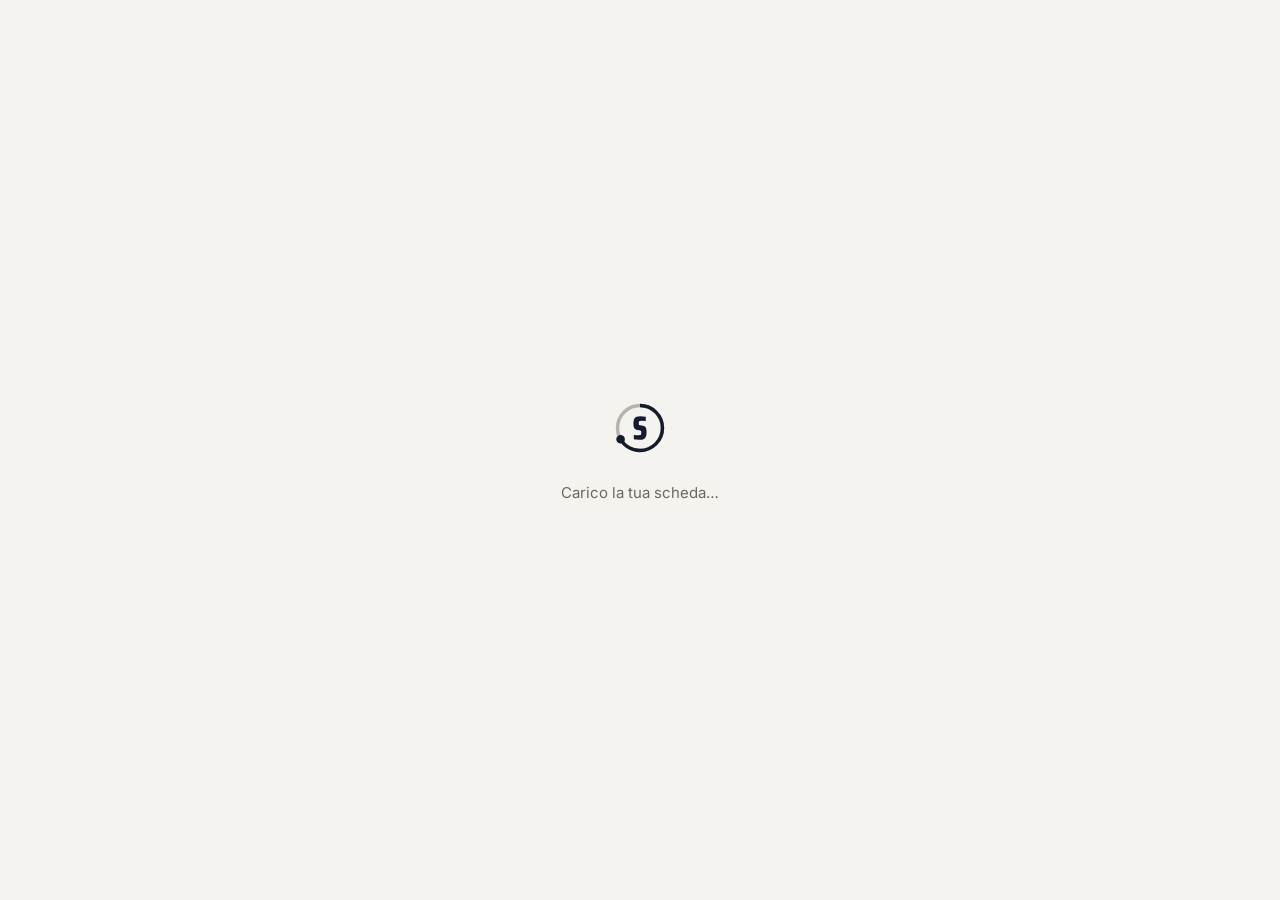
<file: docs/c/index.html>
<!doctype html>
<html lang="it"><head>
<meta charset="utf-8">
<meta name="viewport" content="width=device-width,initial-scale=1,viewport-fit=cover">
<title>Serkistraining · La tua scheda</title>
<meta name="theme-color" content="#131B2C">
<meta name="apple-mobile-web-app-capable" content="yes">
<meta name="mobile-web-app-capable" content="yes">
<meta name="apple-mobile-web-app-status-bar-style" content="default">
<meta name="apple-mobile-web-app-title" content="Serkistraining">
<meta name="robots" content="noindex">
<link rel="icon" href="favicon.svg" type="image/svg+xml">
<link rel="apple-touch-icon" href="icon.png">
<link rel="preconnect" href="https://fonts.googleapis.com"><link rel="preconnect" href="https://fonts.gstatic.com" crossorigin>
<link rel="stylesheet" href="https://fonts.googleapis.com/css2?family=Inter:wght@400;500;600&family=Saira+Condensed:wght@500;600;700;800&display=swap">
<style>
/* Marchio "Avanzamento": token del brand. Tema chiaro su bianco; Notte per gli elementi attivi, giallo solo come accento grafico (mai testo su bianco) */
:root{--notte:#131B2C;--cemento:#B8B3A9;--cemento-chiaro:#DCD8D0;--giallo:#F2C200;--grafite:#4B4945;--bianco:#F5F3EF;
--bg:#FFFFFF;--s1:#FFFFFF;--s2:var(--bianco);--s3:#EAE7E1;--line:#E6E3DD;--line2:var(--cemento-chiaro);--ink:var(--notte);--ink2:var(--grafite);--mut:#6B6862;--mut2:#8E8A83;
--y:var(--notte);--on-y:#FFFFFF;--warn:#B54708;--ok:#1D7A4B;--f-d:"Saira Condensed","Arial Narrow",system-ui,sans-serif;color-scheme:light}
*{box-sizing:border-box}
html,body{margin:0;background:var(--bg);color:var(--ink);font:15px/1.5 Inter,system-ui,-apple-system,sans-serif;-webkit-font-smoothing:antialiased;-webkit-text-size-adjust:100%}
button,textarea{font:inherit;color:inherit}
button{cursor:pointer;-webkit-tap-highlight-color:transparent}
:focus-visible{outline:2px solid var(--y);outline-offset:2px}
.app{max-width:560px;margin:0 auto;min-height:100dvh;display:flex;flex-direction:column}
.scroll{flex:1;padding:calc(env(safe-area-inset-top,0px) + 24px) 20px 24px;display:flex;flex-direction:column;gap:22px}
.scroll>*{flex-shrink:0}
.foot{position:sticky;bottom:0;padding:12px 20px calc(env(safe-area-inset-bottom,0px) + 16px);background:var(--bg);border-top:1px solid var(--line);display:flex;gap:10px}
.brand{display:flex;padding:4px 0}.brand.mid{justify-content:center}
.brand .lg-h{display:block;width:140px;height:auto}
.sr{position:absolute;width:1px;height:1px;overflow:hidden;clip:rect(0 0 0 0);white-space:nowrap}
h1{margin:0;font-family:var(--f-d);font-size:34px;font-weight:700;line-height:1.05;letter-spacing:.01em}
.ex-h1{font-size:32px}
.sub{margin:4px 0 0;font-size:15px;color:var(--mut)}
.lbl{font-family:var(--f-d);font-size:14px;font-weight:700;letter-spacing:.07em;color:var(--mut)}
.card{border-radius:20px;background:var(--s2)}
.av{border-radius:50%;object-fit:cover;filter:grayscale(1) contrast(1.08);border:1.5px solid var(--line2);flex:none}
.nb-h{display:flex;align-items:center;gap:12px;width:100%;padding:14px 16px;border:0;background:none;text-align:left}
.nb-h .t{flex:1;display:flex;flex-direction:column;gap:2px}
.nb-b{padding:0 16px 16px;display:flex;flex-direction:column;gap:10px}
.nb-b div{display:flex;gap:10px;font-size:14px;line-height:1.45}
.nb-b i{width:5px;height:5px;flex:none;margin-top:8px;border-radius:50%;background:var(--giallo)}
.weeks{display:grid;gap:6px}
.wk{height:62px;border-radius:14px;display:flex;flex-direction:column;align-items:center;justify-content:center;gap:1px;padding:0;background:var(--s2);border:1px solid var(--line)}
.wk small{font-size:11px;font-weight:500;opacity:.75}.wk strong{font-size:17px;font-weight:600}
.wk i{width:5px;height:5px;border-radius:50%;margin-top:2px}
.wk.past{color:var(--mut)}.wk.sel{background:var(--ink);color:var(--on-y);border-color:var(--ink)}
.wk.now i{background:var(--giallo)}.wk.sel.now i{background:var(--giallo)}
.chips{display:grid;gap:8px}
.chip,.opt{height:48px;border-radius:14px;font-weight:600;background:var(--s2);border:1px solid var(--line);font-size:15px}
.chip.on,.opt.on{background:var(--y);color:var(--on-y);border-color:var(--y)}
.prog{display:flex;align-items:center;gap:12px}
.bar{flex:1;height:6px;border-radius:99px;background:var(--s3);overflow:hidden}.bar i{display:block;height:100%;border-radius:99px;background:var(--giallo)}
.list{display:flex;flex-direction:column;gap:8px}
.it{display:flex;align-items:center;gap:14px;width:100%;min-height:64px;padding:12px 16px;border:1px solid var(--line);border-radius:18px;background:var(--s2);text-align:left}
.it .n{width:32px;height:32px;flex:none;border-radius:10px;display:flex;align-items:center;justify-content:center;font-size:14px;font-weight:600;background:var(--s3);color:var(--mut)}
.it .n.done{background:var(--y);color:var(--on-y)}.it .n.skip{background:var(--line2);color:var(--ink)}
.it .tx{flex:1;min-width:0;display:flex;flex-direction:column;gap:3px}
.it .nm{display:flex;align-items:center;gap:8px;font-size:16px;font-weight:600}
.it .ds{font-size:13px;color:var(--mut);white-space:nowrap;overflow:hidden;text-overflow:ellipsis}
.it .ls{font-size:12px;color:var(--mut2);white-space:nowrap;overflow:hidden;text-overflow:ellipsis}
.it .ls b{font-weight:600;color:var(--mut)}
.pass{display:flex;flex-direction:column;gap:10px;padding:14px 16px;border-radius:18px;background:var(--s2);border:1px solid var(--line)}
.pass.y{background:#FFFFFF;border-color:var(--line2);box-shadow:inset 4px 0 0 var(--giallo)}
.pass p{margin:0;font-size:14px;line-height:1.45;color:var(--ink2)}
.pass .btn{flex:none;height:44px;font-size:15px}
.tag{padding:2px 8px;border-radius:99px;background:var(--s2);border:1px solid var(--line2);color:var(--notte);font-size:11px;font-weight:600;white-space:nowrap}
.btn{flex:1;height:56px;border-radius:16px;font-size:16px;font-weight:600;border:1px solid var(--line);background:var(--s2)}
.btn.pri{background:var(--y);color:var(--on-y);border-color:var(--y)}
.btn.off{color:var(--mut2)}
.btn.sq{flex:none;width:56px;display:flex;align-items:center;justify-content:center}
.top{padding:calc(env(safe-area-inset-top,0px) + 14px) 20px 12px;display:flex;flex-direction:column;gap:12px;border-bottom:1px solid var(--line);position:sticky;top:0;background:var(--bg);z-index:2}
.top .row{display:flex;align-items:center;justify-content:space-between}
.back{display:flex;align-items:center;gap:4px;height:44px;padding:0 8px 0 0;border:0;background:none;font-size:15px}
.dose{padding:18px;border-radius:20px;background:var(--s2);display:flex;flex-direction:column;gap:14px}
.dose .t{font-size:17px;line-height:1.55;font-weight:500;white-space:pre-line}
.pills{display:flex;flex-wrap:wrap;gap:8px}
.pill{display:flex;align-items:center;gap:6px;padding:7px 12px;border-radius:99px;background:var(--s3);font-size:13px;color:var(--ink2)}
.gl{display:flex;align-items:center;gap:6px;height:32px;padding:0 12px;border:1px solid var(--line2);border-radius:99px;background:none;font-size:13px;color:var(--ink2)}
.gl.on{border-color:var(--y);color:var(--y)}
.gloss{padding:12px 14px;border-radius:14px;background:var(--s3);font-size:14px;line-height:1.5;color:var(--ink2)}
.watch{display:flex;align-items:center;gap:12px;min-height:54px;padding:10px 18px;border-radius:16px;background:var(--y);color:var(--on-y);font-size:16px;font-weight:600;text-decoration:none;line-height:1.3;transition:transform .12s ease}
.watch:active{transform:scale(.97)}
.watch span{min-width:0;overflow:hidden;text-overflow:ellipsis}
.vi{display:inline-flex;align-items:center;justify-content:center;width:20px;height:20px;flex:none;border-radius:50%;background:var(--s3)}
a.lk{color:var(--y);text-decoration:underline;text-underline-offset:2px;word-break:break-all}
.video{display:flex;align-items:center;gap:12px;padding:14px 16px;border-radius:18px;background:var(--s2);border:1px solid var(--line2)}
.fold{border-radius:18px;border:1px solid var(--line);overflow:hidden}
.fold>button{display:flex;align-items:center;justify-content:space-between;width:100%;min-height:56px;padding:0 16px;border:0;background:none;font-size:15px;font-weight:500}
.fold>div{padding:0 16px 16px;font-size:15px;line-height:1.55;color:var(--ink2);white-space:pre-line}
.quote{font-size:15px;line-height:1.5;color:var(--ink2);font-style:italic}
.sep{height:1px;background:var(--line)}
.sw{display:flex;align-items:center;justify-content:space-between;gap:12px;min-height:52px;padding:0 16px;border:1px solid var(--line);border-radius:14px;background:none;text-align:left;width:100%}
.tr{width:44px;height:26px;flex:none;border-radius:99px;display:flex;align-items:center;padding:3px;background:var(--line2)}
.tr i{width:20px;height:20px;border-radius:50%;background:var(--mut)}
.tr.on{background:var(--y);justify-content:flex-end}.tr.on i{background:var(--on-y)}
.q{display:flex;flex-direction:column;gap:10px}
.q-h{display:flex;align-items:baseline;justify-content:space-between;font-size:16px;font-weight:600}
.q-h span{font-size:14px;color:var(--y)}
.hint{font-size:13px;color:var(--mut);line-height:1.45}
.grp{display:flex;align-items:center;gap:10px;padding:10px 10px 10px 14px;border-radius:16px;background:var(--s1);border:1px solid var(--line)}
.grp.on{background:var(--s2);border-color:var(--notte)}
.grp .gt{width:96px;flex:none;display:flex;flex-direction:column;gap:2px}
.grp .gt b{font-size:15px}.grp .gt small{font-size:12px;color:var(--mut);line-height:1.35}
.grp .gb{flex:1;display:grid;grid-template-columns:repeat(4,minmax(0,1fr));gap:6px}
.grp .gb .opt{height:46px;font-size:16px}
.g2{display:grid;grid-template-columns:repeat(2,minmax(0,1fr));gap:8px}.g2 .opt{font-size:14px;min-height:48px;height:auto;padding:6px 8px}
.box{padding:16px;border-radius:18px;background:var(--s1);border:1px solid var(--line2)}
.g3{display:grid;grid-template-columns:repeat(3,minmax(0,1fr));gap:8px}.g3 .opt{font-size:14px}
.g6{display:grid;grid-template-columns:repeat(6,minmax(0,1fr));gap:6px}.g6 .opt{height:44px;font-size:14px}
.g6 .opt.hi:not(.on){color:var(--warn)}
textarea{box-sizing:border-box;width:100%;padding:14px 16px;border:1px solid var(--line);border-radius:16px;background:var(--s2);font-size:15px;line-height:1.5;resize:none}
textarea.req{border-color:var(--line2)}
label.f{font-size:16px;font-weight:600}
.was{padding:12px 14px;border-radius:14px;border:1px dashed var(--line2);font-size:13px;color:var(--mut);line-height:1.45}
.info{display:flex;gap:12px;padding:16px;border-radius:18px;border:1px dashed var(--line2);font-size:14px;line-height:1.5;color:var(--mut)}
.center{flex:1;display:flex;flex-direction:column;justify-content:center;gap:16px;padding:40px 24px;text-align:center;color:var(--mut)}
.ok-ic{width:64px;height:64px;border-radius:22px;background:var(--giallo);display:flex;align-items:center;justify-content:center}
.sum{padding:12px 14px;border-radius:14px;background:var(--s2);display:flex;flex-direction:column;gap:4px}
.sum b{font-size:14px}.sum span{font-size:13px;color:var(--mut);line-height:1.45}
.err{padding:12px 14px;border-radius:14px;background:#FDEFE6;border:1px solid #F3C3A3;font-size:14px}
.spin{width:28px;height:28px;margin:0 auto;border-radius:50%;border:3px solid var(--s3);border-top-color:var(--giallo);animation:sp 1s linear infinite}
@keyframes sp{to{transform:rotate(360deg)}}
.tabs{display:grid;grid-template-columns:1fr 1fr;gap:6px;padding:4px;border-radius:16px;background:var(--s2)}
.tabs button{height:42px;border:0;border-radius:12px;background:none;font-weight:600;font-size:15px;color:var(--mut);display:flex;align-items:center;justify-content:center;gap:7px}
.tabs button.on{background:var(--ink);color:var(--on-y)}
.tabs .dt{width:7px;height:7px;border-radius:50%;background:var(--giallo)}
.nums{display:grid;gap:8px}
.num{display:flex;align-items:center;gap:10px;padding:4px 16px;border-radius:16px;background:var(--s2);border:1px solid var(--line);transition:border-color .18s}
.num:focus-within{border-color:var(--y)}
.num .cap{width:30px;flex:none;font-size:13px;color:var(--mut);font-weight:600}
.num input{flex:1 1 0;width:0;min-width:0;height:54px;border:0;background:none;outline:none;font-family:var(--f-d);font-size:28px;font-weight:700;color:var(--ink)}
.num input::placeholder{font-family:Inter,sans-serif;font-size:16px;font-weight:500;color:var(--mut2)}
.num .u{flex:none;font-size:14px;color:var(--mut)}
.prev{padding:12px 14px;border-radius:14px;border:1px dashed var(--line2);font-size:13px;color:var(--mut);line-height:1.45}
.prev b{color:var(--ink2);font-weight:600}
.it .ds.res{color:var(--grafite);font-weight:600}
@keyframes in-r{from{opacity:0;transform:translateX(18px)}to{opacity:1;transform:none}}
@keyframes in-l{from{opacity:0;transform:translateX(-18px)}to{opacity:1;transform:none}}
@keyframes in-u{from{opacity:0;transform:translateY(10px)}to{opacity:1;transform:none}}
@keyframes fd{from{opacity:0}to{opacity:1}}
@keyframes tap{0%{transform:scale(.92)}60%{transform:scale(1.03)}100%{transform:scale(1)}}
@keyframes okpop{0%{opacity:0;transform:scale(.6) rotate(-8deg)}70%{opacity:1;transform:scale(1.06)}100%{transform:none}}
.in-r{animation:in-r .3s cubic-bezier(.2,.7,.2,1)}
.in-l{animation:in-l .3s cubic-bezier(.2,.7,.2,1)}
.in-u{animation:in-u .32s cubic-bezier(.2,.7,.2,1)}
.fd{animation:fd .22s ease}
.tap{animation:tap .24s cubic-bezier(.2,.7,.2,1)}
.ok-ic{animation:okpop .5s cubic-bezier(.2,.9,.3,1.2) both}
.in-u .sum{animation:in-u .34s cubic-bezier(.2,.7,.2,1) both}
.in-u .sum:nth-child(2){animation-delay:.12s}.in-u .sum:nth-child(3){animation-delay:.16s}.in-u .sum:nth-child(4){animation-delay:.2s}.in-u .sum:nth-child(5){animation-delay:.24s}.in-u .sum:nth-child(n+6){animation-delay:.28s}
.bar i{transition:width .5s cubic-bezier(.2,.7,.2,1)}
.btn,.it,.opt,.chip,.wk,.sw,.gl,.back,.nb-h,.fold>button{transition:transform .12s ease,background-color .18s,border-color .18s,color .18s}
.btn:active{transform:scale(.97)}.it:active,.sw:active,.nb-h:active,.fold>button:active{transform:scale(.985)}
.opt:active,.chip:active,.wk:active,.gl:active{transform:scale(.94)}
.grp{transition:background-color .2s,border-color .2s}
@media (prefers-reduced-motion:reduce){*,*::before,*::after{animation:none!important;transition:none!important}}

/* ===== Più colore: intestazione Notte, fondo Bianco caldo, schede bianche, CTA gialla ===== */
:root{--bg:var(--bianco);--s1:#FFFFFF;--s2:#FFFFFF;--s3:#ECE9E3}
html,body{background:var(--bianco)}
.foot{background:var(--bianco)}
.hero{margin:calc(-1*(env(safe-area-inset-top,0px) + 24px)) -20px 0;padding:calc(env(safe-area-inset-top,0px) + 22px) 20px 22px;background:var(--notte);color:var(--bianco);border-radius:0 0 28px 28px;display:flex;flex-direction:column;gap:20px}
.hero .brand .lg-h{width:140px}
.hero h1{color:#FFFFFF}
.hero .sub{color:var(--cemento)}
.hero .hint{color:var(--cemento)}
.hero .wk{background:rgba(245,243,239,.07);border-color:rgba(245,243,239,.14);color:var(--bianco)}
.hero .wk.past{color:var(--cemento)}
.hero .wk.sel{background:var(--giallo);border-color:var(--giallo);color:var(--notte)}
.hero .wk.sel.now i{background:var(--notte)}
.card,.it,.chip,.opt,.fold,.sw,.grp,.num,.box,textarea{box-shadow:0 1px 2px rgba(19,27,44,.05)}
.it{border-color:#E9E5DE}
.it .n{background:var(--cemento-chiaro);color:var(--notte)}
.it .n.done{background:var(--notte);color:var(--giallo)}
.it .n.skip{background:var(--cemento);color:var(--notte)}
.chip.on,.opt.on{background:var(--notte);border-color:var(--notte);color:#FFFFFF}
.card{border:1px solid #E9E5DE;border-left:4px solid var(--giallo)}
.btn.pri{background:var(--giallo);border-color:var(--giallo);color:var(--notte)}
.btn.pri:disabled{background:#ECE9E3;border-color:#ECE9E3;color:var(--mut2)}
.tabs{background:#FFFFFF;border:1px solid #E9E5DE}
.tabs button.on{background:var(--notte);color:#FFFFFF}
.top{background:var(--notte);color:#FFFFFF;border-bottom:0}
.top .back{color:#FFFFFF}.top .hint{color:var(--cemento)!important}
.top .bar{background:rgba(245,243,239,.14)}
.dose{background:var(--notte);color:#FFFFFF}
.dose .lbl{color:var(--cemento)}
.dose .pill{background:rgba(245,243,239,.1);color:var(--bianco)}
.dose .gl{border-color:rgba(245,243,239,.3);color:var(--bianco)}
.dose .gl.on{border-color:var(--giallo);color:var(--giallo)}
.dose .gloss{background:rgba(245,243,239,.08);color:var(--cemento-chiaro)}
.dose a.lk{color:var(--giallo)}
.video{background:#FFFFFF;border-left:4px solid var(--giallo)}
.grp.on{background:#FFFFFF;border-color:var(--notte);box-shadow:inset 4px 0 0 var(--giallo)}
.ok-ic{box-shadow:0 0 0 8px rgba(242,194,0,.18)}
.firma{display:flex;justify-content:center;padding:14px 0 2px}.firma .lg-i{width:30px;height:30px}
.anim-ic{display:block;width:64px;height:64px;margin:0 auto 6px}
@media (prefers-reduced-motion:reduce){.anim-ic{content:url("data:image/svg+xml,%3Csvg xmlns=%22http://www.w3.org/2000/svg%22 viewBox=%220 0 200.00 200.00%22 width=%22200%22 height=%22200%22%3E%3Cg transform=%22translate%28100 100%29 scale%280.9%29 translate%28-100 -100%29%22%3E%3Ccircle cx=%22100%22 cy=%22100%22 r=%2278%22 fill=%22none%22 stroke=%22%23B8B3A9%22 stroke-width=%2212%22/%3E%3Ccircle cx=%22100%22 cy=%22100%22 r=%2278%22 fill=%22none%22 stroke=%22%23131B2C%22 stroke-width=%2212%22 stroke-dasharray=%22333.3 490.1%22 transform=%22rotate%28-90 100 100%29%22/%3E%3Ccircle cx=%2229.42%22 cy=%22133.21%22 r=%2215%22 fill=%22%23131B2C%22/%3E%3Cpath transform=%22translate%2874.07 139.90%29 scale%280.11600 -0.11600%29%22 d=%22M39 10V136Q130 129 178 129Q211 129 227.0 131.5Q243 134 250 143Q257 150 259.0 162.0Q261 174 261 197Q261 230 257.5 244.0Q254 258 242.0 264.5Q230 271 201 276L114 292Q64 300 45.0 348.5Q26 397 26 485Q26 573 52.0 619.0Q78 665 122.0 680.5Q166 696 234 696Q310 696 396 678V552Q345 559 274 559Q240 559 224.0 557.0Q208 555 200 548Q192 542 189.0 529.0Q186 516 186 491Q186 464 188.5 452.0Q191 440 199.5 434.5Q208 429 228 425L310 410Q344 403 367.5 388.5Q391 374 405 337Q421 295 421 220Q421 121 396.5 71.5Q372 22 331.0 7.0Q290 -8 223 -8Q176 -8 126.0 -3.0Q76 2 39 10Z%22 fill=%22%23131B2C%22/%3E%3C/g%3E%3C/svg%3E")}}
</style>
</head><body>
<div class="app" id="app"><div class="center"><img class="anim-ic" id="anim-ic" src="data:image/svg+xml,%3Csvg xmlns=%22http://www.w3.org/2000/svg%22 viewBox=%220 0 200.00 200.00%22%3E%3Cg transform=%22translate%28100 100%29 scale%280.9%29 translate%28-100 -100%29%22%3E%3Ccircle cx=%22100%22 cy=%22100%22 r=%2278%22 fill=%22none%22 stroke=%22%23B8B3A9%22 stroke-width=%2212%22/%3E%3Ccircle cx=%22100%22 cy=%22100%22 r=%2278%22 fill=%22none%22 stroke=%22%23131B2C%22 stroke-width=%2212%22 stroke-dasharray=%22333.3 490.1%22 transform=%22rotate%28-90 100 100%29%22%3E%3Canimate attributeName=%22stroke-dasharray%22 from=%220 490.1%22 to=%22333.3 490.1%22 dur=%221.6s%22 fill=%22freeze%22 calcMode=%22spline%22 keyTimes=%220;1%22 keySplines=%22.3 .7 .2 1%22/%3E%3C/circle%3E%3Cg%3E%3Ccircle cx=%2229.42%22 cy=%22133.21%22 r=%2215%22 fill=%22%23131B2C%22/%3E%3CanimateTransform attributeName=%22transform%22 type=%22rotate%22 from=%22-244.8 100 100%22 to=%220 100 100%22 dur=%221.6s%22 fill=%22freeze%22 calcMode=%22spline%22 keyTimes=%220;1%22 keySplines=%22.3 .7 .2 1%22/%3E%3C/g%3E%3Cpath transform=%22translate%2874.07 139.90%29 scale%280.11600 -0.11600%29%22 d=%22M39 10V136Q130 129 178 129Q211 129 227.0 131.5Q243 134 250 143Q257 150 259.0 162.0Q261 174 261 197Q261 230 257.5 244.0Q254 258 242.0 264.5Q230 271 201 276L114 292Q64 300 45.0 348.5Q26 397 26 485Q26 573 52.0 619.0Q78 665 122.0 680.5Q166 696 234 696Q310 696 396 678V552Q345 559 274 559Q240 559 224.0 557.0Q208 555 200 548Q192 542 189.0 529.0Q186 516 186 491Q186 464 188.5 452.0Q191 440 199.5 434.5Q208 429 228 425L310 410Q344 403 367.5 388.5Q391 374 405 337Q421 295 421 220Q421 121 396.5 71.5Q372 22 331.0 7.0Q290 -8 223 -8Q176 -8 126.0 -3.0Q76 2 39 10Z%22 fill=%22%23131B2C%22/%3E%3C/g%3E%3C/svg%3E" alt="" width="64" height="64">Carico la tua scheda…</div></div>
<script>
/* Lettore delle schede per la pagina cliente e per l'app del coach.
   Template supportati: "Programmazione" (GIORNO A/B/C, PROTOCOLLO, FEEDBACK con righe "Sett. N:")
   e "Serkistraining" (G1/G2/G3, SCHEMA E REST, FEEDBACK con righe "SN  │"). */
const SK=(()=>{
  const MARK=/\((?:sett[.,]?|settimane?|s)\s*(\d+)(?:\s*[-\/]\s*(\d+))?\)\s*/i;
  const DAY=/^(GIORNO|G|DAY|SEDUTA)\s*([A-Z0-9]{1,3})$/i;
  const clean=v=>String(v==null?"":v).replace(/\r/g,"").trim();

  // Settimana a inizio riga: "sett. 1  4×2", "Sett. 2-3: …", "sett. 1 — 2 giri", oppure "sett. 1" da solo come titolo di un blocco
  const LEAD=/^\s*(?:settimane?|settimana|sett[.,]?|s(?=\s*\d))\s*(\d{1,2})(?:\s*[-–\/]\s*(\d{1,2}))?(?=\s|$|[:—–\-).])[\s:—–\-).]*/i;
  const TRAIL=/^\s*(rest|recupero|riposo|rec\.)\b/i;
  // Dose della settimana w. Due modi di scrivere le settimane:
  // 1) "(sett. X)" dentro la riga: le righe senza marcatore valgono sempre; il testo prima del marcatore ("Emom:") passa alle righe sorelle.
  // 2) "sett. X" a inizio riga: la riga (e quelle subito sotto, fino a una riga vuota) vale solo per quelle settimane;
  //    le righe dopo una riga vuota, e "Rest …" in coda, valgono per tutte.
  // 3) "(Sett. 1/2)" da solo in fondo a un blocco (es. onde): vale per il blocco sopra, lungo quanto i blocchi che seguono.
  const ONLY=new RegExp("^\\s*"+MARK.source.replace(/\\s\*$/,"")+"\\s*$","i");
  function closeBlocks(lines,w){
    if(!lines.some(l=>ONLY.test(l)))return lines;
    const paras=[];let cur=[];
    lines.forEach(l=>{if(!l.trim()){if(cur.length)paras.push(cur);cur=[];paras.push(null)}else cur.push(l)});if(cur.length)paras.push(cur);
    const P=paras.filter(Boolean),ends=[];
    P.forEach((p,i)=>{if(ONLY.test(p[p.length-1]))ends.push(i)});
    const size=ends.length>1?ends[1]-ends[0]:1,wk={};
    ends.forEach((e,k)=>{const m=P[e][P[e].length-1].match(MARK),a=+m[1],b=m[2]?+m[2]:a;const from=k?ends[k-1]+1:Math.max(0,e-size+1);for(let i=from;i<=e;i++)wk[i]={a,b}});
    const out=[];let pi=0;
    paras.forEach(p=>{if(!p){out.push("");return}const r=wk[pi++];
      if(!r){out.push(...p);return}
      if(w>=r.a&&w<=r.b)out.push(...p.filter(l=>!ONLY.test(l)))});
    return out;
  }
  function doseFor(text,w){
    // più settimane sulla stessa riga separate da "//": una riga per settimana
    let lines=[];
    String(text||"").replace(/\r/g,"").split("\n").forEach(l=>{
      if((l.match(new RegExp(MARK.source,"gi"))||[]).length>1)l.split("//").map(x=>x.trim()).filter(Boolean).forEach(x=>lines.push(x));
      else lines.push(l.replace(/\s*\/\/\s*$/,""));
    });
    lines=closeBlocks(lines,w);
    if(lines.some(l=>LEAD.test(l))){
      const keep=[];let blk=null;
      for(const raw of lines){
        const m=raw.match(LEAD);
        if(m){const a=+m[1],b=m[2]?+m[2]:a;blk={a,b};const rest=raw.slice(m[0].length).trim();if(rest&&w>=a&&w<=b)keep.push(rest);continue}
        if(!raw.trim()){blk=null;keep.push("");continue}
        if(blk&&!TRAIL.test(raw)){if(w>=blk.a&&w<=blk.b)keep.push(raw);continue}
        blk=null;keep.push(raw);
      }
      lines=keep;
    }
    const out=[];let prefix="";
    for(const raw of lines){
      const m=raw.match(MARK);
      if(!m){prefix="";out.push(raw);continue}
      const before=raw.slice(0,m.index).trim();if(before)prefix=before;
      const a=+m[1],b=m[2]?+m[2]:a;
      if(w>=a&&w<=b)out.push(((prefix?prefix+" ":"")+raw.slice(m.index+m[0].length)).trim());
    }
    return out.join("\n").replace(/\n{3,}/g,"\n\n").trim();
  }
  function leadWeeks(text){let m=0;String(text||"").split("\n").forEach(l=>{const k=l.match(LEAD);if(k)m=Math.max(m,+(k[2]||k[1]))});return m}
  function hasWeeks(text){return MARK.test(String(text||""))||leadWeeks(text)>0}

  // Settimane in cui la nota chiede un video. Nessuna settimana indicata = tutte.
  function video(note,n){
    const s=String(note||"").split(/(?<=[.!?])\s+|\n+/).find(x=>/video/i.test(x));
    if(!s)return null;
    const tail=s.slice(s.search(/video/i));
    const nums=/settiman|sett\./i.test(s)?[...tail.matchAll(/(\d+(?:[.,]\d+)?)(?!\s*(?:kg|rep|x|×|″|"|'|′|%|[.,]?\d))/gi)].map(m=>+m[1].replace(",",".")).filter(x=>Number.isInteger(x)&&x>=1&&x<=n):[];
    return{weeks:nums.length?[...new Set(nums)]:Array.from({length:n},(_,i)=>i+1),text:s.trim()};
  }

  // Riga della settimana w nella cella FEEDBACK
  function readFb(cell,w){
    const re=new RegExp("^\\s*(?:Sett\\.?\\s*|S)"+w+"\\s*(?::|│)\\s*(.*)$");
    const l=String(cell||"").split("\n").find(x=>re.test(x));
    return l?l.match(re)[1].trim():"";
  }
  function fbWeeks(cell){return(String(cell||"").match(/^\s*(?:Sett\.?\s*|S)(\d+)\s*(?::|│)/gm)||[]).length}

  // Testo che va nel foglio, e lettura al contrario per riprendere un feedback già inviato
  const PART_WHY=["Carico troppo alto","Stanchezza","Fastidio","Tecnica che cedeva","Poco tempo","Altro"];
  // Maschile o femminile: scelto dal coach, altrimenti indovinato dal nome
  const MALE_A=/^(andrea|luca|nicola|mattia|elia|tobia|enea|gianluca|gianmattia|zaccaria|isaia|geremia|giosia|joshua|battista|evangelista|nicolò|nicolo)$/i;
  function genderOf(name,set){if(set==="f"||set==="m")return set;const n=String(name||"").trim().split(/\s+/)[0]||"";if(MALE_A.test(n))return"m";return /a$/i.test(n)?"f":"m"}
  function word(n){return n<=4?"facile":n<=7?"medio":"duro"}
  function line(f){
    if(f.skip)return"SALTATO · "+clean(f.why);
    const part=f.part?"non chiuso: "+([f.partWhy?f.partWhy.toLowerCase():null,clean(f.partDone)?"fatto "+clean(f.partDone).replace(/\s+·\s+/g,", "):null].filter(Boolean).join(", ")||"—"):null;
    return[`RPE ${f.rpe} (${word(f.rpe)})`,`tecnica ${f.tec.toLowerCase()}`,part,f.pain!=null?`fastidio ${f.pain}/10`:null,clean(f.nota)||null].filter(Boolean).join(" · ");
  }
  function unline(s){
    s=clean(s);if(!s)return null;
    const sk=s.match(/^SALTATO\s*·?\s*(.*)$/i);if(sk)return{skip:true,why:sk[1]};
    const f={},parts=s.split(" · ");const rest=[];
    parts.forEach(p=>{let m;
      if((m=p.match(/^RPE\s*(\d{1,2})/i)))f.rpe=+m[1];
      else if((m=p.match(/^tecnica\s+(pulita|così così|da rivedere)$/i)))f.tec=m[1][0].toUpperCase()+m[1].slice(1);
      else if((m=p.match(/^fastidio\s*(\d{1,2})\s*\/\s*10$/i)))f.pain=+m[1];
      else if((m=p.match(/^non chiuso:?\s*(.*)$/i))){f.part=true;const x=m[1],k=PART_WHY.find(r=>x.toLowerCase().startsWith(r.toLowerCase()));if(k)f.partWhy=k;const d=x.match(/fatto\s+(.*)$/i);if(d)f.partDone=d[1]}
      else rest.push(p)});
    if(!f.rpe&&!f.tec)return{free:s};
    f.nota=rest.join(" · ");return f;
  }
  function rpeOf(s){const m=String(s||"").match(/\bRPE\s*(\d{1,2})\b/i);return m?+m[1]:null}

  function dayName(m){const k=m[1].toUpperCase();return(k==="SEDUTA"?"Seduta ":k==="DAY"?"Day ":"Giorno ")+m[2].toUpperCase()}

  function parse(values){
    const rows=(values||[]).map(r=>(r||[]).map(clean));
    const out={days:[],nb:[],methods:{},weeks:null,start:null};
    // intestazione: durata e data di inizio nelle prime righe
    for(let r=0;r<Math.min(12,rows.length);r++)for(const c of rows[r]){
      if(out.weeks==null){const m=c.match(/(\d{1,2})\s*settimane/i);if(m)out.weeks=+m[1]}
      if(!out.start){const m=c.match(/(\d{1,2})\/(\d{1,2})\/(\d{4})/);if(m)out.start=new Date(+m[3],+m[2]-1,+m[1])}
    }
    let pendingDay=null,cur=null;
    for(let r=0;r<rows.length;r++){
      const row=rows[r],first=row.findIndex(c=>c);
      if(first<0){cur=null;continue}
      const u=row[first].toUpperCase();
      if(u==="NB"){
        const txt=row.slice(first+1).find(c=>c)||"";
        out.nb=txt.split("\n").map(l=>l.replace(/^[•·\-\s]+/,"").trim()).filter(Boolean).map(l=>{const m=l.match(/^([^:]{2,40}):\s*(.+)$/);return m?{t:m[1].trim()+":",d:m[2].trim()}:{t:"",d:l}});
        continue;
      }
      if(/^METODI PRESENTI/i.test(row[first])){
        const nx=(rows[r+1]||[]).find(c=>c)||"";
        nx.split(/\n\s*\n/).forEach(b=>{const m=b.trim().match(/^([A-ZÀ-Ü][A-ZÀ-Ü0-9 \-]{1,24}):\s*([\s\S]+)$/);if(m)out.methods[m[1].trim().toUpperCase()]=m[2].trim()});
        r++;cur=null;continue;
      }
      const iName=row.findIndex(c=>/^ESERCIZIO/i.test(c)),iFb=row.findIndex(c=>/FEEDBACK/i.test(c));
      const dm=row.map(c=>c.match(DAY)).find(Boolean);
      if(iName>=0&&iFb>=0){
        const label=dm?dayName(dm):pendingDay||("Giorno "+(out.days.length+1));
        cur={label,row:r+1,cols:{name:iName,fb:iFb,dose:row.findIndex(c=>/PROTOCOLLO|SCHEMA|SET\b|SERIE/i.test(c)),note:row.findIndex(c=>/^NOTE/i.test(c))},items:[]};
        out.days.push(cur);pendingDay=null;continue;
      }
      if(dm&&row.filter(c=>c).length<=3+12){pendingDay=dayName(dm);cur=null;continue}
      if(!cur)continue;
      let name=row[cur.cols.name]||"",dose=cur.cols.dose>=0?row[cur.cols.dose]||"":"";
      if(!name)continue;
      // "ESERCIZIO - SET x REPS": nome e schema nella stessa cella → nome = primo paragrafo, schema = il resto
      if(cur.cols.dose===cur.cols.name){const k=name.search(/\n\s*\n/);if(k>0){dose=name.slice(k).trim();name=name.slice(0,k).trim()}else{const L=name.split("\n");name=L[0];dose=L.slice(1).join("\n").trim()}}
      cur.items.push({
        name:name.replace(/\n\s*(?:SS|\+)\s*\n/gi," + ").replace(/\n+/g," "),
        dose:dose,
        note:cur.cols.note>=0?row[cur.cols.note]||"":"",
        fb:row[cur.cols.fb]||"",row:r+1,col:cur.cols.fb+1,ncol:cur.cols.name+1
      });
    }
    out.days=out.days.filter(d=>d.items.length);
    if(out.weeks==null){let m=0;out.days.forEach(d=>d.items.forEach(it=>{m=Math.max(m,fbWeeks(it.fb),leadWeeks(it.dose));(it.dose.match(new RegExp(MARK.source,"gi"))||[]).forEach(x=>{const k=x.match(MARK);m=Math.max(m,+(k[2]||k[1]))})}));out.weeks=m||null}
    return out;
  }

  // Termini spiegati nella sezione METODI presenti nella dose
  function methodsIn(text,methods){
    const t=String(text||"");
    return Object.keys(methods).filter(k=>new RegExp("(^|[^A-Za-zÀ-ü])"+k.replace(/[-\s]+/g,"[\\s-]*")+"(?![A-Za-zÀ-ü])","i").test(t));
  }

  // Avvisi: stesso esercizio a RPE 10 (o a RPE ≤6) per 3 settimane di fila, ed esercizi saltati
  function alerts(P,upto){
    const out=[];
    P.days.forEach(d=>d.items.forEach(it=>{
      let run10=0,runLow=0,best10=0,bestLow=0,end10=0,endLow=0,runPart=0,partWarned=false;
      for(let w=1;w<=(upto||12);w++){
        const s=readFb(it.fb,w),r=rpeOf(s);
        if(r===10){run10++;if(run10>=best10){best10=run10;end10=w}}else run10=0;
        if(r!=null&&r<=6){runLow++;if(runLow>=bestLow){bestLow=runLow;endLow=w}}else runLow=0;
        if(/(^|·\s*)non chiuso/i.test(s)){runPart++;if(runPart>=2&&!partWarned){partWarned=true;out.push({kind:"part",level:"warn",day:d.label,ex:it.name,week:w,text:it.name+": schema non completato per 2 settimane di fila (fino alla sett. "+w+")"})}}else runPart=0;
        if(/^SALTATO/i.test(s))out.push({kind:"skip",level:"warn",day:d.label,ex:it.name,week:w,text:it.name+": saltato in sett. "+w+(s.replace(/^SALTATO\s*·?\s*/i,"")?" ("+s.replace(/^SALTATO\s*·?\s*/i,"")+")":"")});
      }
      if(best10>=3)out.push({kind:"hard",level:"bad",day:d.label,ex:it.name,week:end10,text:it.name+": RPE 10 per "+best10+" settimane di fila (fino alla sett. "+end10+")"});
      if(bestLow>=3)out.push({kind:"easy",level:"warn",day:d.label,ex:it.name,week:endLow,text:it.name+": RPE 6 o meno per "+bestLow+" settimane di fila (fino alla sett. "+endLow+")"});
    }));
    return out;
  }

  return{PART_WHY,genderOf,doseFor,hasWeeks,video,readFb,fbWeeks,line,unline,rpeOf,word,parse,methodsIn,alerts};
})();
if(typeof module!=="undefined")module.exports=SK;

</script>
<script>
const BACKEND="https://script.google.com/macros/s/AKfycbw3n7F9-MfjAbRasuj6DICyN_plOyC8MxJOcryWQ8uayT1CxiTFtDRiDg9gV7OdsUMv/exec";
const BUILD="96487a9426";
// Il telefono tiene in memoria la pagina per qualche minuto: se online c'è una versione nuova, ricarica una volta sola
(async()=>{try{const r=await fetch(location.pathname+"?b="+Date.now(),{cache:"no-store"});const m=(await r.text()).match(/const BUILD="([0-9a-f]{10})"/);
  if(m&&m[1]!==BUILD){const k="st_reload_"+m[1];if(!sessionStorage.getItem(k)){sessionStorage.setItem(k,"1");location.reload()}}}catch(e){}})();
const COACH="Serkis";
const $=s=>document.querySelector(s);
const esc=s=>String(s==null?"":s).replace(/[&<>"']/g,c=>({"&":"&amp;","<":"&lt;",">":"&gt;",'"':"&quot;","'":"&#39;"}[c]));
// Link del foglio: sul nome dell'esercizio (video dell'esecuzione) e indirizzi scritti per intero in dose e note
function linksOf(it){const L=S.sh&&S.sh.links;return L&&it&&it.ncol?(L[it.row+","+it.ncol]||[]):[]}
function watch(list){return list&&list.length?`<div style="display:flex;flex-direction:column;gap:8px">${list.map(l=>`<a class="watch" href="${esc(l.u)}" target="_blank" rel="noopener">${IC.play}<span>${list.length>1&&l.t?"Guarda: "+esc(l.t):"Guarda l'esecuzione"}</span></a>`).join("")}</div>`:""}
function linkify(t){return esc(t).replace(/https?:\/\/[^\s<]+[^\s<.,;:!?)\]]/g,u=>`<a class="lk" href="${u}" target="_blank" rel="noopener">${u}</a>`)}
const IC={
  play:'<svg width="22" height="22" viewBox="0 0 24 24" aria-hidden="true" style="flex:none"><circle cx="12" cy="12" r="11" fill="#F2C200"/><path d="M10 8.2v7.6l6-3.8z" fill="#131B2C"/></svg>',
  playS:'<svg width="10" height="10" viewBox="0 0 24 24" aria-hidden="true"><path d="M7 4.5v15l12.5-7.5z" fill="#131B2C"/></svg>',
  back:'<svg width="20" height="20" viewBox="0 0 24 24" fill="none" stroke="currentColor" stroke-width="2" stroke-linecap="round" stroke-linejoin="round" aria-hidden="true"><path d="M15 6l-6 6 6 6"/></svg>',
  next:'<svg width="18" height="18" viewBox="0 0 24 24" fill="none" stroke="#8E8A83" stroke-width="2" stroke-linecap="round" stroke-linejoin="round" aria-hidden="true"><path d="M9 6l6 6-6 6"/></svg>',
  rest:'<svg width="14" height="14" viewBox="0 0 24 24" fill="none" stroke="currentColor" stroke-width="2" stroke-linecap="round" aria-hidden="true"><circle cx="12" cy="13" r="8"/><path d="M12 9v4l2 2M9 2h6"/></svg>',
  q:'<svg width="14" height="14" viewBox="0 0 24 24" fill="none" stroke="currentColor" stroke-width="2" stroke-linecap="round" aria-hidden="true"><circle cx="12" cy="12" r="9"/><path d="M9.5 9.5a2.5 2.5 0 1 1 3.5 2.3c-.6.3-1 .8-1 1.5M12 17h.01"/></svg>',
  vid:'<svg width="22" height="22" viewBox="0 0 24 24" fill="none" stroke="#131B2C" stroke-width="2" stroke-linecap="round" stroke-linejoin="round" aria-hidden="true" style="flex:none"><rect x="3" y="6" width="13" height="12" rx="3"/><path d="M16 10l5-3v10l-5-3"/></svg>',
  chev:'<svg width="18" height="18" viewBox="0 0 24 24" fill="none" stroke="#6B6862" stroke-width="2" stroke-linecap="round" stroke-linejoin="round" aria-hidden="true"><path d="M6 9l6 6 6-6"/></svg>',
  eye:'<svg width="20" height="20" viewBox="0 0 24 24" fill="none" stroke="#6B6862" stroke-width="2" stroke-linecap="round" stroke-linejoin="round" aria-hidden="true" style="flex:none"><path d="M2 12s3.5-7 10-7 10 7 10 7-3.5 7-10 7S2 12 2 12z"/><circle cx="12" cy="12" r="3"/></svg>',
  check:'<svg width="30" height="30" viewBox="0 0 24 24" fill="none" stroke="#131B2C" stroke-width="2.5" stroke-linecap="round" stroke-linejoin="round" aria-hidden="true"><path d="M5 12.5l4.5 4.5L19 7.5"/></svg>'
};
const WM='<div class="brand"><svg class="lg-h" role="img" aria-label="Serkistraining" xmlns="http://www.w3.org/2000/svg" viewBox="0 0 1244.60 271.60"><g transform="translate(-5.20 0)"><path transform="translate(24.00 161.60) scale(0.20000 -0.20000)" d="M39 10V136Q130 129 178 129Q211 129 227.0 131.5Q243 134 250 143Q257 150 259.0 162.0Q261 174 261 197Q261 230 257.5 244.0Q254 258 242.0 264.5Q230 271 201 276L114 292Q64 300 45.0 348.5Q26 397 26 485Q26 573 52.0 619.0Q78 665 122.0 680.5Q166 696 234 696Q310 696 396 678V552Q345 559 274 559Q240 559 224.0 557.0Q208 555 200 548Q192 542 189.0 529.0Q186 516 186 491Q186 464 188.5 452.0Q191 440 199.5 434.5Q208 429 228 425L310 410Q344 403 367.5 388.5Q391 374 405 337Q421 295 421 220Q421 121 396.5 71.5Q372 22 331.0 7.0Q290 -8 223 -8Q176 -8 126.0 -3.0Q76 2 39 10Z" fill="#131B2C"/><path transform="translate(115.20 161.60) scale(0.20000 -0.20000)" d="M46 0V688H389V551H206V416H364V279H206V137H389V0Z" fill="#131B2C"/><path transform="translate(202.00 161.60) scale(0.20000 -0.20000)" d="M318 0 257 232H206V0H46V688H288Q363 688 402.0 663.0Q441 638 454.0 590.0Q467 542 467 460Q467 384 454.5 335.5Q442 287 404 262L483 0ZM307 459Q307 505 303.5 523.0Q300 541 288.5 546.5Q277 552 248 552H206V365H248Q277 365 288.0 370.5Q299 376 303.0 394.5Q307 413 307 459Z" fill="#131B2C"/><path transform="translate(303.80 161.60) scale(0.20000 -0.20000)" d="M325 0 230 279H206V0H46V688H206V419H230L328 688H494L356 359L496 0Z" fill="#131B2C"/><path transform="translate(405.80 161.60) scale(0.20000 -0.20000)" d="M46 0V688H206V0Z" fill="#131B2C"/><path transform="translate(458.00 161.60) scale(0.20000 -0.20000)" d="M39 10V136Q130 129 178 129Q211 129 227.0 131.5Q243 134 250 143Q257 150 259.0 162.0Q261 174 261 197Q261 230 257.5 244.0Q254 258 242.0 264.5Q230 271 201 276L114 292Q64 300 45.0 348.5Q26 397 26 485Q26 573 52.0 619.0Q78 665 122.0 680.5Q166 696 234 696Q310 696 396 678V552Q345 559 274 559Q240 559 224.0 557.0Q208 555 200 548Q192 542 189.0 529.0Q186 516 186 491Q186 464 188.5 452.0Q191 440 199.5 434.5Q208 429 228 425L310 410Q344 403 367.5 388.5Q391 374 405 337Q421 295 421 220Q421 121 396.5 71.5Q372 22 331.0 7.0Q290 -8 223 -8Q176 -8 126.0 -3.0Q76 2 39 10Z" fill="#131B2C"/><path transform="translate(549.20 161.60) scale(0.20000 -0.20000)" d="M177 0V634H19V688H394V634H236V0Z" fill="#4B4945"/><path transform="translate(633.80 161.60) scale(0.20000 -0.20000)" d="M386 0 296 284H277H133V0H74V688H282Q351 688 385.0 662.0Q419 636 428.5 594.0Q438 552 438 486Q438 409 422.5 361.5Q407 314 354 295L449 0ZM379 486Q379 542 372.5 572.0Q366 602 343.0 618.5Q320 635 270 635H133V336H268Q318 336 341.5 353.0Q365 370 372.0 400.5Q379 431 379 486Z" fill="#4B4945"/><path transform="translate(734.60 161.60) scale(0.20000 -0.20000)" d="M411 0 357 203H134L81 0H21L210 688H283L472 0ZM248 608H243L149 255H342Z" fill="#4B4945"/><path transform="translate(835.20 161.60) scale(0.20000 -0.20000)" d="M78 0V688H136V0Z" fill="#4B4945"/><path transform="translate(880.00 161.60) scale(0.20000 -0.20000)" d="M395 0 135 559H131V0H75V688H138L395 134H399V688H456V0Z" fill="#4B4945"/><path transform="translate(988.00 161.60) scale(0.20000 -0.20000)" d="M78 0V688H136V0Z" fill="#4B4945"/><path transform="translate(1032.80 161.60) scale(0.20000 -0.20000)" d="M395 0 135 559H131V0H75V688H138L395 134H399V688H456V0Z" fill="#4B4945"/><path transform="translate(1140.80 161.60) scale(0.20000 -0.20000)" d="M253 307V359H425V10Q389 2 345.5 -3.0Q302 -8 267 -8Q177 -8 134.0 18.0Q91 44 74.0 116.5Q57 189 57 344Q57 497 73.5 569.5Q90 642 133.5 669.0Q177 696 268 696Q307 696 350.5 690.5Q394 685 423 677V628Q393 634 356.0 638.5Q319 643 295 643Q211 643 177.0 627.5Q143 612 129.5 552.0Q116 492 116 344Q116 208 126.0 148.0Q136 88 166.5 66.0Q197 44 267 44Q292 44 320.5 47.0Q349 50 367 54V307Z" fill="#4B4945"/><rect x="29.20" y="215.60" width="1196.60" height="16.00" fill="#B8B3A9"/><rect x="29.20" y="215.60" width="813.69" height="16.00" fill="#131B2C"/><circle cx="842.89" cy="223.60" r="24.00" fill="#131B2C"/></g></svg></div>';
const WM_D='<div class="brand"><svg class="lg-h" role="img" aria-label="Serkistraining" xmlns="http://www.w3.org/2000/svg" viewBox="0 0 1244.60 271.60"><g transform="translate(-5.20 0)"><path transform="translate(24.00 161.60) scale(0.20000 -0.20000)" d="M39 10V136Q130 129 178 129Q211 129 227.0 131.5Q243 134 250 143Q257 150 259.0 162.0Q261 174 261 197Q261 230 257.5 244.0Q254 258 242.0 264.5Q230 271 201 276L114 292Q64 300 45.0 348.5Q26 397 26 485Q26 573 52.0 619.0Q78 665 122.0 680.5Q166 696 234 696Q310 696 396 678V552Q345 559 274 559Q240 559 224.0 557.0Q208 555 200 548Q192 542 189.0 529.0Q186 516 186 491Q186 464 188.5 452.0Q191 440 199.5 434.5Q208 429 228 425L310 410Q344 403 367.5 388.5Q391 374 405 337Q421 295 421 220Q421 121 396.5 71.5Q372 22 331.0 7.0Q290 -8 223 -8Q176 -8 126.0 -3.0Q76 2 39 10Z" fill="#F5F3EF"/><path transform="translate(115.20 161.60) scale(0.20000 -0.20000)" d="M46 0V688H389V551H206V416H364V279H206V137H389V0Z" fill="#F5F3EF"/><path transform="translate(202.00 161.60) scale(0.20000 -0.20000)" d="M318 0 257 232H206V0H46V688H288Q363 688 402.0 663.0Q441 638 454.0 590.0Q467 542 467 460Q467 384 454.5 335.5Q442 287 404 262L483 0ZM307 459Q307 505 303.5 523.0Q300 541 288.5 546.5Q277 552 248 552H206V365H248Q277 365 288.0 370.5Q299 376 303.0 394.5Q307 413 307 459Z" fill="#F5F3EF"/><path transform="translate(303.80 161.60) scale(0.20000 -0.20000)" d="M325 0 230 279H206V0H46V688H206V419H230L328 688H494L356 359L496 0Z" fill="#F5F3EF"/><path transform="translate(405.80 161.60) scale(0.20000 -0.20000)" d="M46 0V688H206V0Z" fill="#F5F3EF"/><path transform="translate(458.00 161.60) scale(0.20000 -0.20000)" d="M39 10V136Q130 129 178 129Q211 129 227.0 131.5Q243 134 250 143Q257 150 259.0 162.0Q261 174 261 197Q261 230 257.5 244.0Q254 258 242.0 264.5Q230 271 201 276L114 292Q64 300 45.0 348.5Q26 397 26 485Q26 573 52.0 619.0Q78 665 122.0 680.5Q166 696 234 696Q310 696 396 678V552Q345 559 274 559Q240 559 224.0 557.0Q208 555 200 548Q192 542 189.0 529.0Q186 516 186 491Q186 464 188.5 452.0Q191 440 199.5 434.5Q208 429 228 425L310 410Q344 403 367.5 388.5Q391 374 405 337Q421 295 421 220Q421 121 396.5 71.5Q372 22 331.0 7.0Q290 -8 223 -8Q176 -8 126.0 -3.0Q76 2 39 10Z" fill="#F5F3EF"/><path transform="translate(549.20 161.60) scale(0.20000 -0.20000)" d="M177 0V634H19V688H394V634H236V0Z" fill="#B8B3A9"/><path transform="translate(633.80 161.60) scale(0.20000 -0.20000)" d="M386 0 296 284H277H133V0H74V688H282Q351 688 385.0 662.0Q419 636 428.5 594.0Q438 552 438 486Q438 409 422.5 361.5Q407 314 354 295L449 0ZM379 486Q379 542 372.5 572.0Q366 602 343.0 618.5Q320 635 270 635H133V336H268Q318 336 341.5 353.0Q365 370 372.0 400.5Q379 431 379 486Z" fill="#B8B3A9"/><path transform="translate(734.60 161.60) scale(0.20000 -0.20000)" d="M411 0 357 203H134L81 0H21L210 688H283L472 0ZM248 608H243L149 255H342Z" fill="#B8B3A9"/><path transform="translate(835.20 161.60) scale(0.20000 -0.20000)" d="M78 0V688H136V0Z" fill="#B8B3A9"/><path transform="translate(880.00 161.60) scale(0.20000 -0.20000)" d="M395 0 135 559H131V0H75V688H138L395 134H399V688H456V0Z" fill="#B8B3A9"/><path transform="translate(988.00 161.60) scale(0.20000 -0.20000)" d="M78 0V688H136V0Z" fill="#B8B3A9"/><path transform="translate(1032.80 161.60) scale(0.20000 -0.20000)" d="M395 0 135 559H131V0H75V688H138L395 134H399V688H456V0Z" fill="#B8B3A9"/><path transform="translate(1140.80 161.60) scale(0.20000 -0.20000)" d="M253 307V359H425V10Q389 2 345.5 -3.0Q302 -8 267 -8Q177 -8 134.0 18.0Q91 44 74.0 116.5Q57 189 57 344Q57 497 73.5 569.5Q90 642 133.5 669.0Q177 696 268 696Q307 696 350.5 690.5Q394 685 423 677V628Q393 634 356.0 638.5Q319 643 295 643Q211 643 177.0 627.5Q143 612 129.5 552.0Q116 492 116 344Q116 208 126.0 148.0Q136 88 166.5 66.0Q197 44 267 44Q292 44 320.5 47.0Q349 50 367 54V307Z" fill="#B8B3A9"/><rect x="29.20" y="215.60" width="1196.60" height="16.00" fill="#2E3850"/><rect x="29.20" y="215.60" width="813.69" height="16.00" fill="#F2C200"/><circle cx="842.89" cy="223.60" r="24.00" fill="#F2C200"/></g></svg></div>';
const IC_S='<svg class="lg-i" role="img" aria-label="Serkistraining" xmlns="http://www.w3.org/2000/svg" viewBox="0 0 200.00 200.00"><g transform="translate(100 100) scale(0.9) translate(-100 -100)"><circle cx="100" cy="100" r="78" fill="none" stroke="#B8B3A9" stroke-width="12"/><circle cx="100" cy="100" r="78" fill="none" stroke="#131B2C" stroke-width="12" stroke-dasharray="333.3 490.1" transform="rotate(-90 100 100)"/><circle cx="29.42" cy="133.21" r="15" fill="#131B2C"/><path transform="translate(74.07 139.90) scale(0.11600 -0.11600)" d="M39 10V136Q130 129 178 129Q211 129 227.0 131.5Q243 134 250 143Q257 150 259.0 162.0Q261 174 261 197Q261 230 257.5 244.0Q254 258 242.0 264.5Q230 271 201 276L114 292Q64 300 45.0 348.5Q26 397 26 485Q26 573 52.0 619.0Q78 665 122.0 680.5Q166 696 234 696Q310 696 396 678V552Q345 559 274 559Q240 559 224.0 557.0Q208 555 200 548Q192 542 189.0 529.0Q186 516 186 491Q186 464 188.5 452.0Q191 440 199.5 434.5Q208 429 228 425L310 410Q344 403 367.5 388.5Q391 374 405 337Q421 295 421 220Q421 121 396.5 71.5Q372 22 331.0 7.0Q290 -8 223 -8Q176 -8 126.0 -3.0Q76 2 39 10Z" fill="#131B2C"/></g></svg>';
const FIRMA=`<div class="firma">${IC_S}</div>`;
setTimeout(()=>{const im=document.getElementById("anim-ic");if(im&&im.isConnected)im.src="data:image/svg+xml,%3Csvg xmlns=%22http://www.w3.org/2000/svg%22 viewBox=%220 0 200.00 200.00%22%3E%3Cg transform=%22translate%28100 100%29 scale%280.9%29 translate%28-100 -100%29%22%3E%3Ccircle cx=%22100%22 cy=%22100%22 r=%2278%22 fill=%22none%22 stroke=%22%23B8B3A9%22 stroke-width=%2212%22/%3E%3Cg%3E%3Ccircle cx=%22100%22 cy=%22100%22 r=%2278%22 fill=%22none%22 stroke=%22%23131B2C%22 stroke-width=%2212%22 stroke-dasharray=%22333.3 490.1%22 transform=%22rotate%28-90 100 100%29%22/%3E%3Ccircle cx=%2229.42%22 cy=%22133.21%22 r=%2215%22 fill=%22%23131B2C%22/%3E%3CanimateTransform attributeName=%22transform%22 type=%22rotate%22 from=%220 100 100%22 to=%22360 100 100%22 dur=%221.4s%22 repeatCount=%22indefinite%22/%3E%3C/g%3E%3Cpath transform=%22translate%2874.07 139.90%29 scale%280.11600 -0.11600%29%22 d=%22M39 10V136Q130 129 178 129Q211 129 227.0 131.5Q243 134 250 143Q257 150 259.0 162.0Q261 174 261 197Q261 230 257.5 244.0Q254 258 242.0 264.5Q230 271 201 276L114 292Q64 300 45.0 348.5Q26 397 26 485Q26 573 52.0 619.0Q78 665 122.0 680.5Q166 696 234 696Q310 696 396 678V552Q345 559 274 559Q240 559 224.0 557.0Q208 555 200 548Q192 542 189.0 529.0Q186 516 186 491Q186 464 188.5 452.0Q191 440 199.5 434.5Q208 429 228 425L310 410Q344 403 367.5 388.5Q391 374 405 337Q421 295 421 220Q421 121 396.5 71.5Q372 22 331.0 7.0Q290 -8 223 -8Q176 -8 126.0 -3.0Q76 2 39 10Z%22 fill=%22%23131B2C%22/%3E%3C/g%3E%3C/svg%3E"},1800);
const hero=inner=>`<div class="hero">${WM_D}${inner}</div>`;
const S={tf:{},tidx:0,mode:"scheda",screen:"load",week:1,cur:1,day:0,idx:0,forms:{},nbOpen:true,note:false,gloss:null,pain:{},saving:false,err:null};

/* ---------- dati ---------- */
function token(){
  const m=location.hash.match(/t=([a-z0-9]{20,})/i);
  if(m){try{localStorage.setItem("st_token",m[1])}catch(e){}return m[1]}
  try{return localStorage.getItem("st_token")}catch(e){return null}
}
async function call(action,payload){
  const res=await fetch(BACKEND,{method:"POST",headers:{"Content-Type":"text/plain;charset=utf-8"},body:JSON.stringify(Object.assign({action,token:S.token},payload||{})),redirect:"follow"});
  const j=await res.json();if(j&&j.error)throw j;return j;
}
function day0(d){return new Date(d.getFullYear(),d.getMonth(),d.getDate())}
function isoDate(s){const m=String(s||"").match(/^(\d{4})-(\d{2})-(\d{2})/);return m?new Date(+m[1],+m[2]-1,+m[3]):null}
const GG=["dom","lun","mar","mer","gio","ven","sab"];
function fd(d){return GG[d.getDay()]+" "+String(d.getDate()).padStart(2,"0")+"/"+String(d.getMonth()+1).padStart(2,"0")}
async function load(){
  S.token=token();
  if(!S.token){S.screen="msg";S.msg="Apri il link che ti ha mandato il tuo coach: ogni atleta ha il suo.";return render()}
  try{
    const d=await call("c_load");S.d=d;S.T=d.test||null;S.P=null;
    S.first=(d.name||"").split(" ")[0];S.g=SK.genderOf(d.name,d.g);
    if(S.T){S.TI=[];S.T.groups.forEach((g,gi)=>g.items.forEach(x=>{x.g=g.title;x.gi=gi;S.TI.push(x)}))}
    S.onPrev=false;S.prevP=null;S.mainP=null;
    if(d.sheet){const P=SK.parse(d.sheet.values);if(P.days.length){S.mainP=P;useSheet(d.sheet,P,d.start,d.dur)}}
    if(d.prev&&d.prev.sheet){const P=SK.parse(d.prev.sheet.values);if(P.days.length)S.prevP=P}
    if(!S.P&&!S.T){S.screen="msg";S.msg="Non riesco a leggere questa scheda dal telefono. Aprila dal foglio Google o chiedi al tuo coach.";return render()}
    const want=/[&#]v=test/.test(location.hash);
    S.mode=S.T&&(want||!S.P||!testAllDone())?"test":"scheda";
    S.screen=S.mode==="test"?"tday":"day";
  }catch(e){S.screen="msg";S.msg=e&&e.error?e.error:"Connessione non riuscita. Controlla la rete e riprova.";S.retry=true}
  render();
}

// Scheda mostrata: quella attuale oppure, nei primi giorni della nuova, quella appena finita
function useSheet(sh,P,start,dur){
  S.sh=sh;S.P=P;S.dur=dur||P.weeks||6;
  S.start=isoDate(start)||P.start;
  const days=S.start?Math.floor((day0(new Date())-S.start)/864e5):0;
  S.cur=S.start?(days<0?0:Math.min(Math.floor(days/7)+1,S.dur)):1;
  S.ended=S.start&&days>=S.dur*7;
  S.week=Math.max(1,S.cur);S.day=Math.min(S.day||0,P.days.length-1);
}
function showPrev(on){
  S.onPrev=on;S.forms={};S.pain={};S.day=0;
  if(on)useSheet(S.d.prev.sheet,S.prevP,S.d.prev.start,S.d.prev.dur);
  else useSheet(S.d.sheet,S.mainP,S.d.start,S.d.dur);
}
// Feedback mancanti nell'ultima settimana della scheda appena finita
function prevMissing(){
  if(!S.prevP)return 0;const w=S.d.prev.dur||S.prevP.weeks||6;let n=0;
  S.prevP.days.forEach(D=>D.items.forEach(it=>{if(!SK.readFb(it.fb,w))n++}));return n;
}
function passBox(){
  if(S.onPrev)return`<div class="pass y"><p><b>Scheda precedente.</b> Completa i feedback dell'ultima settimana: mi servono per tarare la scheda nuova.</p><button class="btn" data-a="mainsheet">Torna alla scheda nuova</button></div>`;
  if(S.d.next&&S.d.next.start){const n=isoDate(S.d.next.start);return`<div class="pass"><p>La tua <b>nuova scheda</b> parte <b>${esc(fd(n))}</b>. Fino ad allora continui con questa: finisci la settimana e compila i feedback.</p></div>`}
  const m=prevMissing();
  if(m)return`<div class="pass y"><p>Nella scheda precedente ti ${m===1?"manca 1 feedback":"mancano "+m+" feedback"} dell'ultima settimana.</p><button class="btn" data-a="prevsheet">Completali</button></div>`;
  return"";
}
// Ultimo feedback scritto per lo stesso esercizio prima della settimana w
function lastFb(d,i,w){for(let k=w-1;k>=1;k--){const s=sent(d,i,k);if(s)return{k,s}}return null}

/* ---------- logica ---------- */
const days=()=>S.P.days;
const item=(d,i)=>S.P.days[d].items[i];
const editable=w=>S.cur===0?w===1:(w===S.cur||w===S.cur-1);
function fkey(d,i,w){return d+":"+i+":"+w}
function form(d,i,w){
  const k=fkey(d,i,w);if(S.forms[k])return S.forms[k];
  const prev=SK.unline(SK.readFb(item(d,i).fb,w));
  S.forms[k]=prev&&!prev.free?Object.assign({},prev):{};return S.forms[k];
}
function sent(d,i,w){return SK.readFb(item(d,i).fb,w)}
function kgLast(s){const m=String(s).match(/([\d,]+)\s*kg(?![\s\S]*kg)/i);return m?parseFloat(m[1].replace(",",".")):null}
function change(it,w){
  if(w<2)return"";const a=SK.doseFor(it.dose,w-1),b=SK.doseFor(it.dose,w);if(a===b)return"";
  const x=kgLast(a),y=kgLast(b);if(x!=null&&y!=null&&x!==y)return(y>x?"+":"")+String(+(y-x).toFixed(2)).replace(".",",")+" kg";
  return"Cambia";
}
function splitRest(t){const rest=[],body=[];t.split("\n").forEach(l=>{/^\s*(rest|recupero)\b/i.test(l)?rest.push(l.trim()):body.push(l)});return{body:body.join("\n").trim(),rest}}
function canSave(f){return f.skip?!!(f.why&&f.why.trim()):!!(f.rpe&&f.tec&&(!f.part||f.partWhy))}
function weekLabel(w){
  if(S.cur===0)return w===1?"La scheda inizia "+fd(S.start)+" · se parti prima, compila qui":"Anteprima · il feedback si apre quando ci arrivi";
  if(w===S.cur)return S.ended?"Ultima settimana · completa i feedback che mancano":"Settimana in corso · compila il feedback qui";
  if(w===S.cur-1)return"Settimana scorsa · puoi ancora completarla";
  return w<S.cur?"Settimana conclusa · rivedi cosa hai scritto":"Anteprima · il feedback si apre quando ci arrivi";
}

/* ---------- movimento ---------- */
const calm=()=>window.matchMedia&&matchMedia("(prefers-reduced-motion: reduce)").matches;
function anim(sel,cls){const el=typeof sel==="string"?document.querySelector(sel):sel;if(!el||calm())return;el.classList.remove(cls);void el.offsetWidth;el.classList.add(cls);const end=e=>{if(e.target!==el)return;el.classList.remove(cls);el.removeEventListener("animationend",end)};el.addEventListener("animationend",end)}
const prog={};
function slideBars(){document.querySelectorAll("[data-bar]").forEach(el=>{const k=el.dataset.bar,to=el.style.width;if(prog[k]!=null&&prog[k]!==to&&!calm()){el.style.transition="none";el.style.width=prog[k];void el.offsetWidth;el.style.transition="";el.style.width=to}prog[k]=to})}
function tapped(b){if(!b||calm())return;const sel="[data-a=\""+b.dataset.a+"\"]"+(b.dataset.v!=null?"[data-v=\""+b.dataset.v+"\"]":"")+(b.dataset.w!=null?"[data-w=\""+b.dataset.w+"\"]":"")+(b.dataset.d!=null?"[data-d=\""+b.dataset.d+"\"]":"");const n=document.querySelector(sel);if(n)anim(n,"tap")}

/* ---------- viste ---------- */
let lastKey="";
const T_OPEN=Date.now();
function render(){
  // all'apertura lasciamo finire il riempimento dell'icona (1,6 s) prima di mostrare la scheda
  const op=document.getElementById("anim-ic");
  if(op&&S.screen!=="load"&&Date.now()-T_OPEN<1600&&!matchMedia("(prefers-reduced-motion: reduce)").matches){clearTimeout(render.w);render.w=setTimeout(render,1600-(Date.now()-T_OPEN));return}
  if(S.screen==="load"&&op)return;
  const a=$("#app"),key=S.screen+":"+S.idx+":"+S.tidx+":"+S.day+":"+S.week,y=window.scrollY,same=key===lastKey;lastKey=key;
  if(S.screen==="load")a.innerHTML=`<div class="center"><img class="anim-ic" src="data:image/svg+xml,%3Csvg xmlns=%22http://www.w3.org/2000/svg%22 viewBox=%220 0 200.00 200.00%22%3E%3Cg transform=%22translate%28100 100%29 scale%280.9%29 translate%28-100 -100%29%22%3E%3Ccircle cx=%22100%22 cy=%22100%22 r=%2278%22 fill=%22none%22 stroke=%22%23B8B3A9%22 stroke-width=%2212%22/%3E%3Cg%3E%3Ccircle cx=%22100%22 cy=%22100%22 r=%2278%22 fill=%22none%22 stroke=%22%23131B2C%22 stroke-width=%2212%22 stroke-dasharray=%22333.3 490.1%22 transform=%22rotate%28-90 100 100%29%22/%3E%3Ccircle cx=%2229.42%22 cy=%22133.21%22 r=%2215%22 fill=%22%23131B2C%22/%3E%3CanimateTransform attributeName=%22transform%22 type=%22rotate%22 from=%220 100 100%22 to=%22360 100 100%22 dur=%221.4s%22 repeatCount=%22indefinite%22/%3E%3C/g%3E%3Cpath transform=%22translate%2874.07 139.90%29 scale%280.11600 -0.11600%29%22 d=%22M39 10V136Q130 129 178 129Q211 129 227.0 131.5Q243 134 250 143Q257 150 259.0 162.0Q261 174 261 197Q261 230 257.5 244.0Q254 258 242.0 264.5Q230 271 201 276L114 292Q64 300 45.0 348.5Q26 397 26 485Q26 573 52.0 619.0Q78 665 122.0 680.5Q166 696 234 696Q310 696 396 678V552Q345 559 274 559Q240 559 224.0 557.0Q208 555 200 548Q192 542 189.0 529.0Q186 516 186 491Q186 464 188.5 452.0Q191 440 199.5 434.5Q208 429 228 425L310 410Q344 403 367.5 388.5Q391 374 405 337Q421 295 421 220Q421 121 396.5 71.5Q372 22 331.0 7.0Q290 -8 223 -8Q176 -8 126.0 -3.0Q76 2 39 10Z%22 fill=%22%23131B2C%22/%3E%3C/g%3E%3C/svg%3E" alt="" width="64" height="64">Carico la tua scheda…</div>`;
  else if(S.screen==="msg")a.innerHTML=`<div class="center">${WM.replace('class="brand"','class="brand mid"')}<p>${esc(S.msg)}</p>${S.retry?`<button class="btn pri" style="flex:none" data-a="retry">Riprova</button>`:""}</div>`;
  else if(S.screen==="day")a.innerHTML=vDay();
  else if(S.screen==="ex")a.innerHTML=vEx();
  else if(S.screen==="done")a.innerHTML=vDone();
  else if(S.screen==="tday")a.innerHTML=tDay();
  else if(S.screen==="tex")a.innerHTML=tEx();
  else if(S.screen==="tdone")a.innerHTML=tDone();
  if(same)window.scrollTo(0,y);
  slideBars();
}
function tabsBar(){
  if(!S.T||!S.P)return"";
  return`<div class="tabs" role="tablist"><button role="tab" class="${S.mode==="test"?"on":""}" data-a="mode" data-v="test" aria-selected="${S.mode==="test"}">Test${testAllDone()?"":`<span class="dt" aria-label="da compilare"></span>`}</button><button role="tab" class="${S.mode==="scheda"?"on":""}" data-a="mode" data-v="scheda" aria-selected="${S.mode==="scheda"}">Scheda</button></div>`;
}

/* ---------- test ---------- */
const normT=s=>String(s||"").toLowerCase().normalize("NFD").replace(/[\u0300-\u036f]/g,"").replace(/[^a-z0-9]+/g," ").trim();
function testAllDone(){return!!S.T&&S.TI.every(x=>String(x.res||"").trim())}
// la casella giusta, letta dal protocollo: secondi, SX/DX, una per serie, kg + rep
function tKind(x){
  const p=x.prot+" "+x.name,side=/\b(sx|dx|per gamba|per braccio|per lato|lato)\b/i.test(p),sec=/second|tenuta|\biso\b|hold|\bisometric/i.test(p);
  const m=p.match(/(\d+)\s*[×x]\s*\d/),kg=/\bkg\b|\d\s*RM\b/i.test(p);
  if(kg)return{type:"kg"};
  if(m&&+m[1]>1&&+m[1]<=6)return{type:"sets",n:+m[1],unit:sec?"″":"rep"};
  if(side)return{type:"side",unit:sec?"″":"rep"};
  return{type:"one",unit:sec?"″":"rep"};
}
function tFields(x){const k=tKind(x);if(k.type==="kg")return[["kg","kg"],["rep","rep"]];if(k.type==="sets")return Array.from({length:k.n},(_,i)=>["S"+(i+1),k.unit]);if(k.type==="side")return[["SX",k.unit],["DX",k.unit]];return[["",k.unit]]}
function tf(i){return S.tf[i]||(S.tf[i]={v:{},rpe:null,tec:null,nota:"",skip:false,why:""})}
function tText(i){
  const x=S.TI[i],f=tf(i);if(f.skip)return"NON FATTO · "+(f.why.trim()||"…");
  const k=tKind(x),fs=tFields(x),v=fs.map(([c])=>String(f.v[c]||"").trim()||"…"),u=fs[0][1]==="rep"?" rep":"″";let r;
  if(k.type==="kg")r=v[0]+" kg × "+v[1]+" rep";
  else if(k.type==="sets")r=v.map(n=>n+u).join(" · ");
  else if(k.type==="side")r="SX "+v[0]+u+" · DX "+v[1]+u;
  else r=v[0]+u;
  const ex=[f.rpe?"RPE "+f.rpe:"",f.tec?"tecnica "+f.tec.toLowerCase():"",f.nota.trim()].filter(Boolean);
  return r+(ex.length?" · "+ex.join(" · "):"");
}
function tCan(i){const f=tf(i);if(f.skip)return!!f.why.trim();return tFields(S.TI[i]).every(([c])=>String(f.v[c]||"").trim())&&!!f.rpe}
function tDay(){
  const T=S.T,n=S.TI.filter(x=>String(x.res||"").trim()).length,all=n===S.TI.length;
  const nx=S.TI.findIndex(x=>!String(x.res||"").trim());
  return`<div class="scroll">${hero(`<div><h1>${all?"Test completato":"I tuoi test"}</h1><p class="sub">${S.TI.length} prove · ${T.groups.length>1?T.groups.length+" giornate":"una giornata"}${all?" · inviati a "+COACH:""}</p></div>`)}${tabsBar()}
    <div class="box" style="display:flex;flex-direction:column;gap:10px;font-size:14px;line-height:1.5;color:var(--ink2)"><div style="display:flex;align-items:center;gap:12px"><img class="av" src="serkis.jpg" alt="${COACH}" width="40" height="40"><span style="display:flex;flex-direction:column;gap:1px"><b style="font-size:15px;color:var(--ink)">Prima di iniziare</b><span style="font-size:12px;color:var(--mut)">Da ${COACH}, il tuo coach</span></span></div>${T.info?`<span>${esc(T.info)}</span>`:""}<span>Per ogni prova scrivi il risultato e come ti sei ${S.g==="f"?"sentita":"sentito"}. Puoi fare una giornata alla volta.</span><span style="display:flex;gap:10px;align-items:flex-start">${IC.vid}<span><b style="color:var(--ink)">Registra un video per ogni prova</b> e mandameli su WhatsApp.</span></span></div>
    <div class="prog"><div class="bar"><i data-bar="test" style="width:${n/S.TI.length*100}%"></i></div><span class="hint">${n} / ${S.TI.length}</span></div>
    ${T.groups.map((g,gi)=>{const its=S.TI.map((x,i)=>[x,i]).filter(([x])=>x.gi===gi),dn=its.filter(([x])=>String(x.res||"").trim()).length;
      return`<div class="list"><div class="lbl" style="display:flex;justify-content:space-between"><span>${esc(g.title.toUpperCase())}</span><span>${dn===its.length?"FATTO":dn+" / "+its.length}</span></div>${its.map(([x,i])=>{const r=String(x.res||"").trim(),sk=/^NON FATTO/i.test(r);
        return`<button class="it" data-a="topen" data-i="${i}"><span class="n ${r?(sk?"skip":"done"):""}">${r?(sk?"–":"✓"):i+1}</span><span class="tx"><span class="nm">${esc(x.name)}${x.links&&x.links.length?`<span class="vi" title="Video">${IC.playS}</span>`:""}</span><span class="ds ${r?"res":""}">${esc(r||x.prot||"")}</span></span>${IC.next}</button>`}).join("")}</div>`}).join("")}
    ${FIRMA}
  </div><div class="foot"><button class="btn pri" data-a="topen" data-i="${nx<0?0:nx}">${all?"Rivedi i risultati":n?"Continua":"Inizia il test"}</button></div>`;
}
function tEx(){
  const i=S.tidx,x=S.TI[i],f=tf(i),fs=tFields(x),k=tKind(x),r=String(x.res||"").trim(),pv=S.T.prev&&S.T.prev[normT(x.name)];
  const its=S.TI.filter(y=>y.gi===x.gi),pos=its.indexOf(x);
  const G=[["Facile","1–4","ne avevi ancora tante",[1,2,3,4]],["Medio","5–7","impegnativo, ma con margine",[5,6,7]],["Duro","8–10","al limite o quasi",[8,9,10]]];
  const lab=k.type==="side"?"una casella per lato":k.type==="sets"?"una casella per serie":k.type==="kg"?"carico e ripetizioni":fs[0][1]==="″"?"in secondi":"ripetizioni";
  return`<div class="top"><div class="row"><button class="back" data-a="thome">${IC.back}${esc(x.g)}</button><span class="hint" style="font-size:14px">${pos+1} / ${its.length}</span></div>
    <div class="bar" style="height:4px"><i data-bar="tex" style="width:${(pos+1)/its.length*100}%"></i></div></div>
  <div class="scroll" style="padding-top:20px">
    <h1 class="ex-h1">${esc(x.name)}</h1>
    ${watch(x.links)}
    <div class="dose"><div class="lbl">PROTOCOLLO</div><div class="t">${x.prot?linkify(x.prot):"Segui le indicazioni del coach."}</div></div>
    ${pv?`<div style="display:flex;flex-direction:column;gap:6px;padding:0 4px"><div class="lbl">L'ULTIMA VOLTA${/\d/.test(pv.when)?" · "+esc(pv.when):""}</div><div class="quote">“${esc(pv.res)}”</div></div>`:""}
    <div class="video">${IC.vid}<div style="display:flex;flex-direction:column;gap:2px"><div class="lbl" style="color:var(--y)">MANDA VIDEO</div><div style="font-size:14px;line-height:1.4">Registra questa prova e mandami il video su WhatsApp.</div></div></div>
    ${r?`<div class="was">Hai già inviato: “${esc(r)}”. Se invii di nuovo, lo sostituisci.</div>`:""}
    <div class="sep"></div>
    ${f.skip?"":`<div class="q"><div class="q-h">Risultato<span style="color:var(--mut)">${lab}</span></div><div class="nums">
      ${fs.map(([c,u])=>`<label class="num">${c?`<span class="cap">${c}</span>`:""}<input inputmode="decimal" enterkeyhint="next" autocomplete="off" data-tin="${c||"_"}" value="${esc(f.v[c]||"")}" placeholder="Scrivi qui" aria-label="${c?c+" ":""}${u==="″"?"secondi":u}"><span class="u">${u==="″"?"sec":u}</span></label>`).join("")}</div>
      ${fs[0][0]===""?"":`<div class="hint">Se non è un numero (es. "2/3 rep"), scrivilo pure così.</div>`}</div>
    <div class="q"><div class="q-h">Quanto è stato faticoso?<span>${f.rpe?"RPE "+f.rpe:""}</span></div>
      ${G.map(g=>`<div class="grp ${f.rpe&&g[3].includes(f.rpe)?"on":""}"><div class="gt"><span><b>${g[0]}</b> <small>${g[1]}</small></span><small>${g[2]}</small></div><div class="gb">${g[3].map(n=>`<button class="opt ${f.rpe===n?"on":""}" data-a="trpe" data-v="${n}" aria-label="RPE ${n}">${n}</button>`).join("")}</div></div>`).join("")}</div>
    <div class="q"><div class="q-h">Come ti sei ${S.g==="f"?"sentita":"sentito"} tecnicamente?</div><div class="g3">${["Pulita","Così così","Da rivedere"].map(t=>`<button class="opt ${f.tec===t?"on":""}" data-a="ttec" data-v="${t}">${t}</button>`).join("")}</div></div>
    <div class="q"><label class="f" for="tnota">Sensazioni <span style="font-weight:400;color:var(--mut);font-size:14px">(facoltative)</span></label><textarea id="tnota" rows="3" data-tin="nota" placeholder="Es. ultime rep lente, presa che cedeva, spalla un po' rigida">${esc(f.nota)}</textarea></div>
    <div class="sep"></div>`}
    <button class="sw" data-a="tskip" role="switch" aria-checked="${f.skip}"><span style="font-size:15px">Non sono ${S.g==="f"?"riuscita":"riuscito"} a farla</span><span class="tr ${f.skip?"on":""}"><i></i></span></button>
    ${f.skip?`<div class="q box"><label class="f" for="twhy">Cosa è successo? <span style="font-weight:400;color:var(--y);font-size:14px">(obbligatorio)</span></label><textarea id="twhy" class="req" rows="3" data-tin="why" placeholder="Es. fastidio alla spalla, non avevo l'attrezzo">${esc(f.why)}</textarea></div>`:""}
    ${S.err?`<div class="err">${esc(S.err)}</div>`:""}
  </div><div class="foot" id="foot">${tFoot()}</div>`;
}
function tFoot(){
  const i=S.tidx,ok=tCan(i),f=tf(i);
  const lbl=S.saving?"Salvo…":ok?"Salva e vai avanti":f.skip?"Scrivi cosa è successo":"Scrivi il risultato e la fatica";
  return`<button class="btn sq" data-a="tprev" aria-label="Prova precedente">${IC.back}</button><button class="btn ${ok?"pri":"off"}" data-a="tsave" ${ok&&!S.saving?"":"aria-disabled=\"true\""}>${lbl}</button>`;
}
function tDone(){
  const all=testAllDone(),g=S.T.groups[S.tdoneG]||S.T.groups[0];
  const L=all?S.TI:S.TI.filter(x=>x.gi===S.tdoneG);
  return`<div class="scroll" style="padding-top:calc(env(safe-area-inset-top,0px) + 56px)">
    <div class="ok-ic">${IC.check}</div>
    <div><h1>${all?"Test completato":esc(g.title)+" completato"}</h1><p class="sub">${all?"Bel lavoro"+(S.g==="f"?", brava":"")+". Con questi risultati preparo la tua scheda.":"Le altre prove le fai quando vuoi: i risultati restano salvati."}</p></div>
    <div class="video">${IC.vid}<div style="font-size:14px;line-height:1.4">Ricordati di <b>mandarmi i video</b> delle prove su WhatsApp, se non l'hai ancora fatto.</div></div>
    <div style="display:flex;flex-direction:column;gap:8px"><div class="lbl">COSA HAI INVIATO</div>
      ${L.map(x=>`<div class="sum"><b>${esc(x.name)}</b><span>${esc(x.res||"—")}</span></div>`).join("")}</div>
  </div><div class="foot"><button class="btn" data-a="thome">Torna ai test</button></div>`;
}
function tGo(i,back){S.tidx=i;S.err=null;S.screen="tex";render();window.scrollTo(0,0);anim(".scroll",back?"in-l":"in-r")}
async function tSave(){
  const i=S.tidx,x=S.TI[i],f=tf(i);if(!tCan(i)||S.saving)return;
  S.saving=true;S.err=null;$("#foot").innerHTML=tFoot();
  const text=tText(i);
  try{
    const r=await call("c_test_save",{sheetId:S.T.id,tab:S.T.tab,row:x.row,col:x.col,text,meta:{group:x.g,rpe:f.skip?null:f.rpe,tec:f.skip?"":f.tec||"",skip:f.skip,why:f.skip?f.why:""}});
    x.res=r.cell;S.saving=false;delete S.tf[i];
    const gDone=S.TI.filter(y=>y.gi===x.gi).every(y=>String(y.res||"").trim());
    const nx=S.TI.findIndex((y,k)=>k>i&&y.gi===x.gi&&!String(y.res||"").trim());
    if(nx>=0)tGo(nx);
    else if(gDone){S.tdoneG=x.gi;S.screen="tdone";render();window.scrollTo(0,0);anim(".scroll","in-u")}
    else{const any=S.TI.findIndex((y,k)=>y.gi===x.gi&&!String(y.res||"").trim());tGo(any>=0?any:i)}
  }catch(e){S.saving=false;S.err=e&&e.error?e.error:"Non sono riuscito a salvare. Controlla la connessione e riprova.";render()}
}
function tPrevUpd(){const p=$("#tprev");if(p)p.innerHTML="Nel foglio del coach arriva:<br><b>"+esc(tText(S.tidx))+"</b>";const ft=$("#foot");if(ft)ft.innerHTML=tFoot()}
function vDay(){
  const D=days()[S.day],w=S.week;
  const weeks=Array.from({length:S.dur},(_,k)=>k+1).filter(n=>S.d.showFuture||n<=Math.max(1,S.cur));
  const done=D.items.filter((_,i)=>sent(S.day,i,w)).length;
  const nb=S.P.nb.length?`<div class="card"><button class="nb-h" data-a="nb" aria-expanded="${S.nbOpen}"><img class="av" src="serkis.jpg" alt="${COACH}" width="40" height="40"><span class="t"><b style="font-size:15px">Prima di allenarti</b><span style="font-size:12px;color:var(--mut)">Da ${COACH}, il tuo coach</span></span><span style="font-size:13px;color:var(--mut)">${S.nbOpen?"Riduci":"Apri"}</span></button>${S.nbOpen?`<div class="nb-b">${S.P.nb.map(n=>`<div><i></i><span>${n.t?`<b>${esc(n.t)}</b> `:""}<span style="color:var(--ink2)">${esc(n.d)}</span></span></div>`).join("")}</div>`:""}</div>`:"";
  const ed=editable(w);
  let btn;
  if(ed){const first=D.items.findIndex((_,i)=>!sent(S.day,i,w));btn=`<button class="btn pri" data-a="start" data-i="${first<0?0:first}">${done===0?"Inizia allenamento":done===D.items.length?"Rivedi la giornata":"Continua"}</button>`}
  else btn=`<button class="btn" data-a="start" data-i="0">${w<S.cur?"Rivedi i tuoi feedback":"Sfoglia la settimana "+w}</button>`;
  return`<div class="scroll">
    ${hero(`<div><h1>Ciao ${esc(S.first||"")}</h1><p class="sub">${esc(S.sh.tab)} · ${S.dur} settimane</p></div>
    <div style="display:flex;flex-direction:column;gap:10px">
      <div class="weeks" style="grid-template-columns:repeat(${Math.max(weeks.length,1)},minmax(0,1fr))">${weeks.map(n=>`<button class="wk ${n===w?"sel":""} ${n===S.cur?"now":""} ${n<S.cur?"past":""}" data-a="week" data-w="${n}" aria-label="Settimana ${n}"><small>SETT</small><strong>${n}</strong><i></i></button>`).join("")}</div>
      <div class="hint" style="padding:0 2px">${esc(weekLabel(w))}</div>
    </div>`)}${tabsBar()}
    ${passBox()}
    ${nb}
    <div class="chips" style="grid-template-columns:repeat(${Math.min(days().length,4)},minmax(0,1fr))">${days().map((d,k)=>`<button class="chip ${k===S.day?"on":""}" data-a="day" data-d="${k}">${esc(d.label)}</button>`).join("")}</div>
    ${ed?`<div class="prog"><div class="bar"><i data-bar="day" style="width:${done/D.items.length*100}%"></i></div><span class="hint">${done} / ${D.items.length}</span></div>`:""}
    <div class="list">${D.items.map((it,i)=>{
      const s=sent(S.day,i,w),sk=/^SALTATO/i.test(s),c=change(it,w);
      const sub=sk?s.replace(/^SALTATO\s*·?\s*/i,"Saltato · "):SK.doseFor(it.dose,w).split("\n").find(l=>l.trim())||"";
      const lf=!s&&w>=S.cur?lastFb(S.day,i,w):null;
      return`<button class="it" data-a="open" data-i="${i}"><span class="n ${s?(sk?"skip":"done"):""}">${s?(sk?"–":"✓"):i+1}</span><span class="tx"><span class="nm">${esc(it.name)}${linksOf(it).length?`<span class="vi" title="Video">${IC.playS}</span>`:""}${c?`<span class="tag">${esc(c)}</span>`:""}</span><span class="ds">${esc(sub)}</span>${lf?`<span class="ls"><b>Sett. ${lf.k}:</b> ${esc(lf.s)}</span>`:""}</span>${IC.next}</button>`}).join("")}</div>
    ${FIRMA}
  </div><div class="foot">${btn}</div>`;
}
function vEx(){
  const d=S.day,i=S.idx,w=S.week,it=item(d,i),D=days()[d];
  const dose=splitRest(SK.doseFor(it.dose,w)),c=change(it,w),v=SK.video(it.note,S.dur),meth=SK.methodsIn(it.dose,S.P.methods);
  const ed=editable(w),f=ed?form(d,i,w):null,was=sent(d,i,w),lf=lastFb(d,i,w);
  const lastBox=lf?`<div style="display:flex;flex-direction:column;gap:6px;padding:0 4px"><div class="lbl">LA VOLTA SCORSA · SETT. ${lf.k}</div><div class="quote">“${esc(lf.s)}”</div></div>`:"";
  const painOpen=S.pain[fkey(d,i,w)]!=null?S.pain[fkey(d,i,w)]:(f&&f.pain!=null)||/fastidi|dolor/i.test(it.note);
  let fb="";
  if(ed){
    const groups=[["Facile","1–4","ne avevi ancora tante",[1,2,3,4]],["Medio","5–7","impegnativo, ma con margine",[5,6,7]],["Duro","8–10","al limite o quasi",[8,9,10]]];
    const wasFree=SK.unline(was);
    fb=`${lastBox}
    <div class="sep"></div>
    ${wasFree&&wasFree.free?`<div class="was">Nel foglio per questa settimana c'è già scritto: “${esc(was)}”. Se invii, la sostituisci.</div>`:""}
    ${f.skip?"":`<div class="q"><div class="q-h">Quanto è stata dura?<span>${f.rpe?"RPE "+f.rpe+" · "+SK.word(f.rpe)[0].toUpperCase()+SK.word(f.rpe).slice(1):""}</span></div>
      <div class="hint">Pensa alla fatica generale, soprattutto nell'ultima serie.</div>
      ${groups.map(g=>`<div class="grp ${f.rpe&&g[3].includes(f.rpe)?"on":""}"><div class="gt"><span><b>${g[0]}</b> <small>${g[1]}</small></span><small>${g[2]}</small></div><div class="gb">${g[3].map(n=>`<button class="opt ${f.rpe===n?"on":""}" data-a="rpe" data-v="${n}" aria-label="RPE ${n}">${n}</button>`).join("")}</div></div>`).join("")}</div>
    <div class="q"><div class="q-h">Come ti sei ${S.g==="f"?"sentita":"sentito"} tecnicamente?</div><div class="g3">${["Pulita","Così così","Da rivedere"].map(t=>`<button class="opt ${f.tec===t?"on":""}" data-a="tec" data-v="${t}">${t}</button>`).join("")}</div></div>
    <div class="q"><button class="sw" data-a="pain" style="min-height:48px"><span>Fastidio o dolore?</span><span style="font-size:14px;color:var(--mut)">${f.pain!=null?f.pain+" / 10":painOpen?"Chiudi":"Segnala"}</span></button>
      ${painOpen?`<div class="g6">${Array.from({length:11},(_,n)=>`<button class="opt ${f.pain===n?"on":""} ${n>5?"hi":""}" data-a="painv" data-v="${n}" aria-label="Fastidio ${n} su 10">${n}</button>`).join("")}</div>`:""}</div>
    <div class="q"><label class="f" for="nota">Nota <span style="font-weight:400;color:var(--mut);font-size:14px">(facoltativa)</span></label><textarea id="nota" rows="3" data-in="nota" placeholder="Carichi usati, sensazioni, cosa è andato bene o male">${esc(f.nota||"")}</textarea></div><div class="sep"></div>`}
    <button class="sw" data-a="skip" role="switch" aria-checked="${!!f.skip}"><span style="font-size:15px">Ho saltato questo esercizio</span><span class="tr ${f.skip?"on":""}"><i></i></span></button>
    ${f.skip?`<div class="q box"><label class="f" for="why">Perché l'hai saltato? <span style="font-weight:400;color:var(--y);font-size:14px">(obbligatorio)</span></label><textarea id="why" class="req" rows="3" data-in="why" placeholder="Es. fastidio alla spalla, poco tempo, attrezzo occupato">${esc(f.why||"")}</textarea></div>`:
    `<button class="sw" data-a="part" role="switch" aria-checked="${!!f.part}"><span style="font-size:15px">Non ho completato tutto lo schema</span><span class="tr ${f.part?"on":""}"><i></i></span></button>
    ${f.part?`<div class="q box"><div class="q-h">Cosa ti ha fermato?</div><div class="hint">Capita. Mi serve per calibrare la prossima settimana.</div>
      <div class="g2">${SK.PART_WHY.map(t=>`<button class="opt ${f.partWhy===t?"on":""}" data-a="partwhy" data-v="${t}">${t}</button>`).join("")}</div>
      <label class="f" for="partDone" style="margin-top:4px">Cosa hai completato? <span style="font-weight:400;color:var(--mut);font-size:14px">(serie, rep, peso)</span></label><textarea id="partDone" rows="2" data-in="partDone" placeholder="Es. 3×6 invece di 3×8, ultima serie a 4 rep">${esc(f.partDone||"")}</textarea></div>`:""}`}
    ${S.err?`<div class="err">${esc(S.err)}</div>`:""}`;
  }else if(w<S.cur){
    fb=`<div class="card" style="padding:16px;display:flex;flex-direction:column;gap:6px"><div class="lbl">IL TUO FEEDBACK · SETT. ${w}</div><div class="quote">${was?"“"+esc(was)+"”":"Nessun feedback"}</div></div>`;
  }else{
    fb=`${lastBox}<div class="info">${IC.eye}<span>${S.cur===0&&S.start?"Anteprima. La scheda inizia "+fd(S.start)+": da quel giorno qui trovi RPE, tecnica, fastidi e nota da compilare.":"Anteprima. Il feedback si compila quando arrivi alla settimana "+w+"."}</span></div>`;
  }
  return`<div class="top"><div class="row"><button class="back" data-a="home">${IC.back}${esc(D.label)} · Sett. ${w}</button><span class="hint" style="font-size:14px">${i+1} / ${D.items.length}</span></div>
    <div class="bar" style="height:4px"><i data-bar="ex" style="width:${(i+1)/D.items.length*100}%;${ed?"":"background:#6E6C66"}"></i></div></div>
  <div class="scroll" style="padding-top:20px">
    <div style="display:flex;flex-direction:column;gap:8px">${c?`<span class="tag" style="align-self:flex-start;padding:4px 10px;font-size:12px">${esc(c)} rispetto alla sett. ${w-1}</span>`:""}<h1 class="ex-h1">${esc(it.name)}</h1></div>
    ${watch(linksOf(it))}
    <div class="dose"><div class="t">${dose.body?linkify(dose.body):"—"}</div>
      ${dose.rest.length||meth.length?`<div class="pills">${dose.rest.map(r=>`<span class="pill">${IC.rest}${esc(r)}</span>`).join("")}${meth.map(m=>`<button class="gl ${S.gloss===m?"on":""}" data-a="gloss" data-v="${esc(m)}">${IC.q}${esc(m[0]+m.slice(1).toLowerCase())}</button>`).join("")}</div>`:""}
      ${S.gloss&&S.P.methods[S.gloss]?`<div class="gloss">${esc(S.P.methods[S.gloss])}</div>`:""}</div>
    ${v&&v.weeks.includes(w)?`<div class="video">${IC.vid}<div style="display:flex;flex-direction:column;gap:2px"><div class="lbl" style="color:var(--y)">MANDA VIDEO</div><div style="font-size:14px;line-height:1.4">${esc(v.text)}</div></div></div>`:""}
    ${it.note?`<div class="fold"><button data-a="note"><span style="display:flex;align-items:center;gap:10px"><img class="av" src="serkis.jpg" alt="" width="32" height="32">Note del coach</span><span style="transform:rotate(${S.note?180:0}deg);display:flex">${IC.chev}</span></button>${S.note?`<div>${linkify(it.note)}</div>`:""}</div>`:""}
    ${fb}
  </div>
  <div class="foot" id="foot">${foot()}</div>`;
}
function foot(){
  const d=S.day,i=S.idx,w=S.week,D=days()[d],last=i===D.items.length-1;
  const prev=`<button class="btn sq" data-a="prev" aria-label="Esercizio precedente">${IC.back}</button>`;
  if(!editable(w))return prev+`<button class="btn" data-a="next">${last?"Torna alla settimana":"Esercizio successivo"}</button>`;
  const f=form(d,i,w),ok=canSave(f);
  const lbl=S.saving?"Salvo…":ok?(last?"Salva e chiudi la giornata":"Salva e avanti"):(f.skip?"Scrivi perché l'hai saltato":f.rpe&&f.tec&&f.part?"Scegli cosa ti ha fermato":"Scegli fatica e tecnica");
  return prev+`<button class="btn ${ok?"pri":"off"}" data-a="save" ${ok&&!S.saving?"":"aria-disabled=\"true\""}>${lbl}</button>`;
}
function vDone(){
  const D=days()[S.day],w=S.week;
  return`<div class="scroll" style="padding-top:calc(env(safe-area-inset-top,0px) + 56px)">
    <div class="ok-ic">${IC.check}</div>
    <div><h1>${esc(D.label)} completato</h1><p class="sub">Settimana ${w}. Bel lavoro${S.g==="f"?", brava":""}.</p></div>
    <div class="card" style="display:flex;align-items:center;gap:12px;padding:14px 16px"><img class="av" src="serkis.jpg" alt="${COACH}" width="44" height="44"><div><div style="font-size:15px;font-weight:600">Feedback inviato a ${COACH}</div><div class="hint">Li legge prima di aggiornarti la scheda.</div></div></div>
    <div style="display:flex;flex-direction:column;gap:8px"><div class="lbl">COSA HAI INVIATO</div>
      ${D.items.map((it,i)=>`<div class="sum"><b>${esc(it.name)}</b><span>${esc(sent(S.day,i,w)||"nessun feedback")}</span></div>`).join("")}</div>
  </div><div class="foot"><button class="btn" data-a="home">Torna alla scheda</button></div>`;
}

/* ---------- azioni ---------- */
function go(i,dir){const back=dir==="back"||(S.screen==="ex"&&i<S.idx);S.idx=i;S.note=false;S.gloss=null;S.err=null;S.screen="ex";render();window.scrollTo(0,0);anim(".scroll",back?"in-l":"in-r")}
async function save(){
  const d=S.day,i=S.idx,w=S.week,it=item(d,i),f=form(d,i,w),D=days()[d];
  if(!canSave(f)||S.saving)return;
  S.saving=true;S.err=null;$("#foot").innerHTML=foot();
  const text=SK.line(f);
  const others=D.items.every((_,k)=>k===i||sent(d,k,w)),already=!!sent(d,i,w);
  try{
    const r=await call("c_save",{sheetId:S.sh.id,tab:S.sh.tab,row:it.row,col:it.col,week:w,text,dayDone:others&&!already,
      summary:D.items.map((x,k)=>x.name+": "+(k===i?text:sent(d,k,w))).join("\n"),
      meta:{day:D.label,exercise:it.name,rpe:f.skip?null:f.rpe,tec:f.skip?"":f.tec,pain:f.skip?null:f.pain,skip:!!f.skip,why:f.skip?f.why||"":f.part?"Non chiuso: "+[f.partWhy,f.partDone].filter(Boolean).join(" · "):"",nota:f.skip?"":f.nota||""}});
    it.fb=r.cell;S.saving=false;
    if(others){S.screen="done";render();window.scrollTo(0,0);anim(".scroll","in-u")}
    else{const nx=D.items.findIndex((_,k)=>k>i&&!sent(d,k,w));go(nx>=0?nx:Math.min(i+1,D.items.length-1))}
  }catch(e){S.saving=false;S.err=e&&e.error?e.error:"Non sono riuscito a salvare. Controlla la connessione e riprova.";render()}
}
document.addEventListener("click",e=>{
  const b=e.target.closest("[data-a]");if(!b)return;const a=b.dataset.a;
  const f=()=>form(S.day,S.idx,S.week);
  switch(a){
    case"retry":S.screen="load";render();load();break;
    case"nb":S.nbOpen=!S.nbOpen;render();if(S.nbOpen)anim(".nb-b","fd");break;
    case"prevsheet":showPrev(true);render();window.scrollTo(0,0);anim(".scroll","in-l");break;
    case"mainsheet":showPrev(false);render();window.scrollTo(0,0);anim(".scroll","in-r");break;
    case"week":S.week=+b.dataset.w;render();tapped(b);anim(".list","fd");break;
    case"day":S.day=+b.dataset.d;render();tapped(b);anim(".list","fd");break;
    case"start":case"open":go(+b.dataset.i);break;
    case"home":S.screen="day";S.err=null;render();window.scrollTo(0,0);anim(".scroll","in-l");break;
    case"prev":if(S.idx>0)go(S.idx-1,"back");else{S.screen="day";render();anim(".scroll","in-l")}break;
    case"next":if(S.idx<days()[S.day].items.length-1)go(S.idx+1);else{S.screen="day";render();anim(".scroll","in-l")}break;
    case"note":S.note=!S.note;render();if(S.note)anim(".fold>div","fd");break;
    case"gloss":S.gloss=S.gloss===b.dataset.v?null:b.dataset.v;render();if(S.gloss)anim(".gloss","fd");break;
    case"skip":f().skip=!f().skip;render();if(f().skip){anim(".box","fd");const t=$("#why");if(t)t.scrollIntoView({block:"center",behavior:"smooth"})}break;
    case"rpe":f().rpe=+b.dataset.v;render();tapped(b);break;
    case"tec":f().tec=b.dataset.v;render();tapped(b);break;
    case"part":f().part=!f().part;if(!f().part){f().partWhy=null;f().partDone=""}render();if(f().part)anim(".box","fd");break;
    case"partwhy":{f().partWhy=b.dataset.v;if(b.dataset.v==="Fastidio")S.pain[fkey(S.day,S.idx,S.week)]=true;render();tapped(b);break}
    case"pain":{const k=fkey(S.day,S.idx,S.week);const open=S.pain[k]!=null?S.pain[k]:(f().pain!=null)||/fastidi|dolor/i.test(item(S.day,S.idx).note);S.pain[k]=!open;if(open)f().pain=null;render();if(!open)anim(".g6","fd");break}
    case"painv":{const n=+b.dataset.v;f().pain=f().pain===n?null:n;render();tapped(b);break}
    case"save":save();break;
    case"mode":S.mode=b.dataset.v;S.screen=S.mode==="test"?"tday":"day";render();window.scrollTo(0,0);anim(".list","fd");break;
    case"topen":tGo(+b.dataset.i);break;
    case"thome":S.screen="tday";S.err=null;render();window.scrollTo(0,0);anim(".scroll","in-l");break;
    case"tprev":{const x=S.TI[S.tidx],its=S.TI.map((y,k)=>[y,k]).filter(([y])=>y.gi===x.gi),p=its.findIndex(([,k])=>k===S.tidx);if(p>0)tGo(its[p-1][1],true);else{S.screen="tday";render();anim(".scroll","in-l")}break}
    case"trpe":{const v=+b.dataset.v,f=tf(S.tidx);f.rpe=f.rpe===v?null:v;render();tapped(b);break}
    case"ttec":{const f=tf(S.tidx);f.tec=f.tec===b.dataset.v?null:b.dataset.v;render();tapped(b);break}
    case"tskip":{const f=tf(S.tidx);f.skip=!f.skip;render();if(f.skip){anim(".box","fd");const t=$("#twhy");if(t)t.focus({preventScroll:true})}break}
    case"tsave":tSave();break;
  }
});
document.addEventListener("input",e=>{const tk=e.target.dataset&&e.target.dataset.tin;
  if(tk){const f=tf(S.tidx);if(tk==="nota"||tk==="why")f[tk]=e.target.value;else f.v[tk==="_"?"":tk]=e.target.value;tPrevUpd();return}
  const k=e.target.dataset&&e.target.dataset.in;if(!k)return;form(S.day,S.idx,S.week)[k]=e.target.value;const ft=$("#foot");if(ft)ft.innerHTML=foot()});
window.addEventListener("hashchange",()=>{S.screen="load";render();load()});
load();
</script>
</body></html>
</file>
